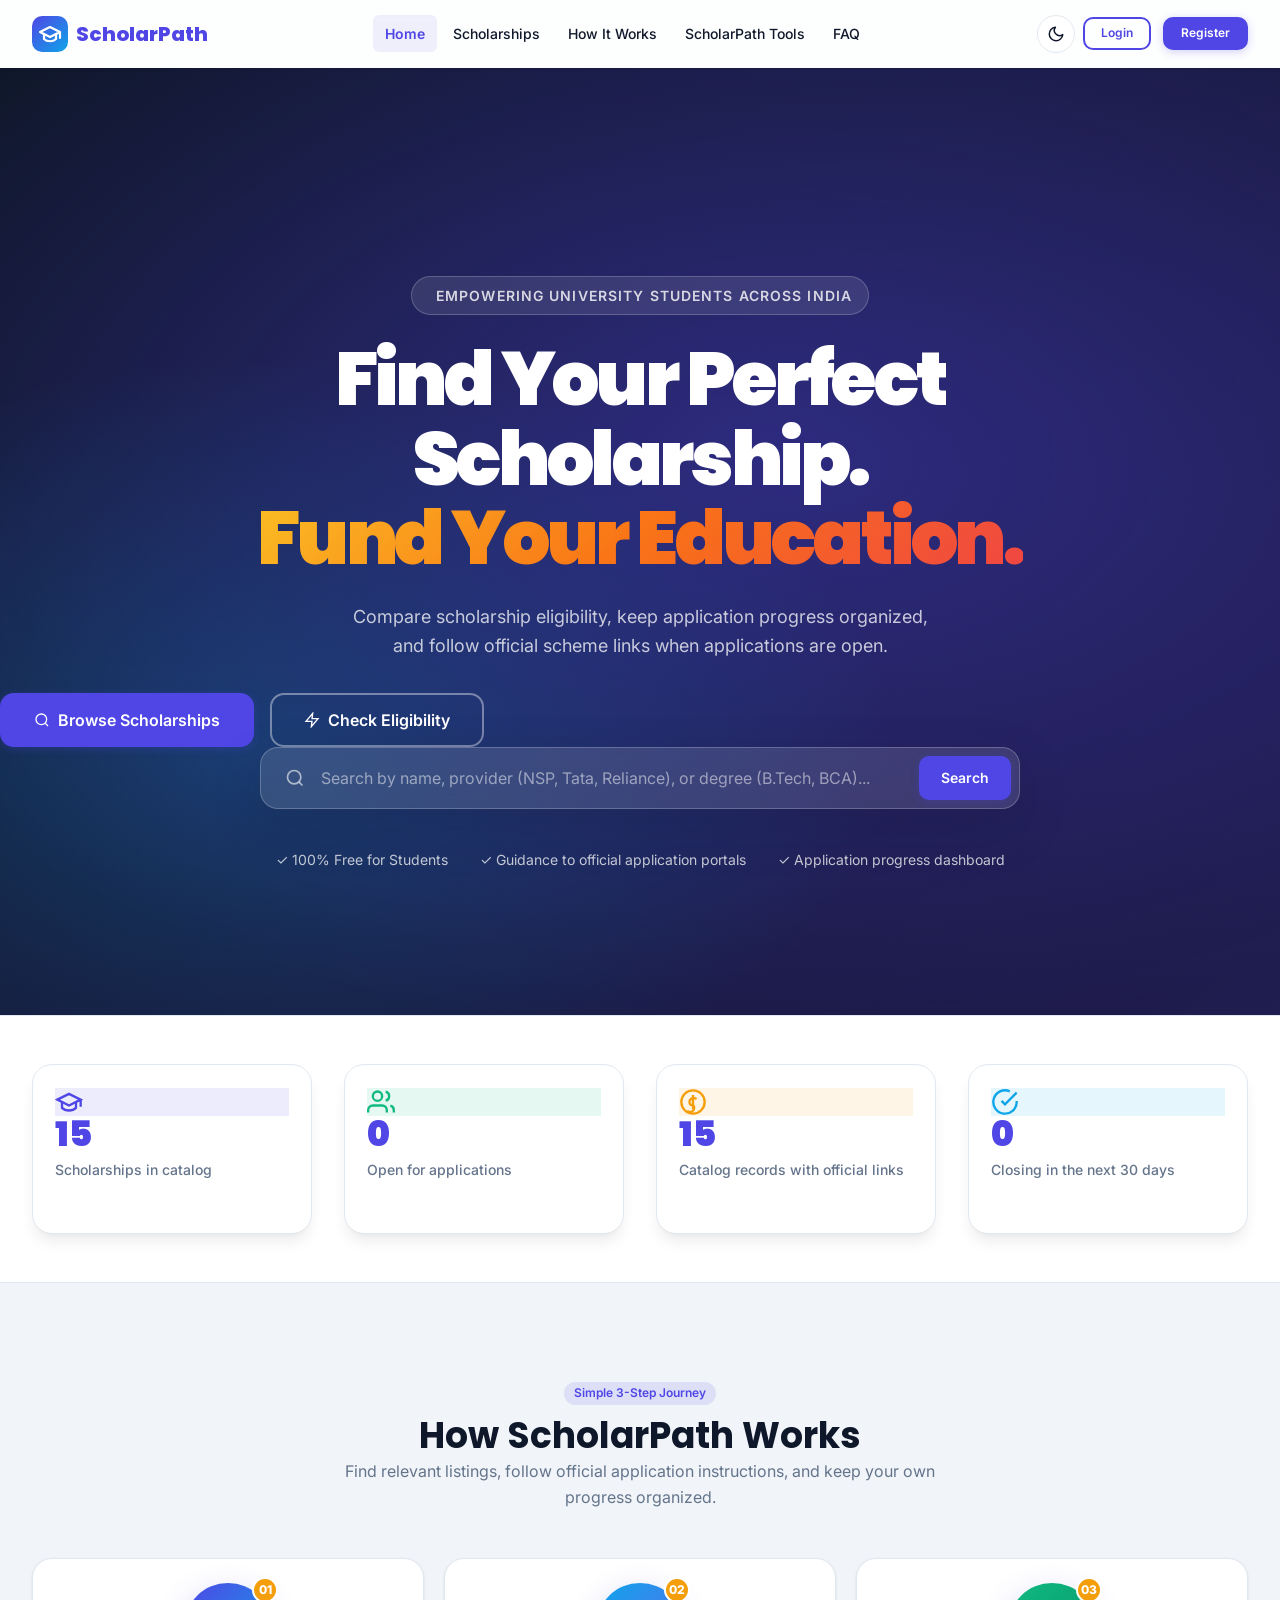
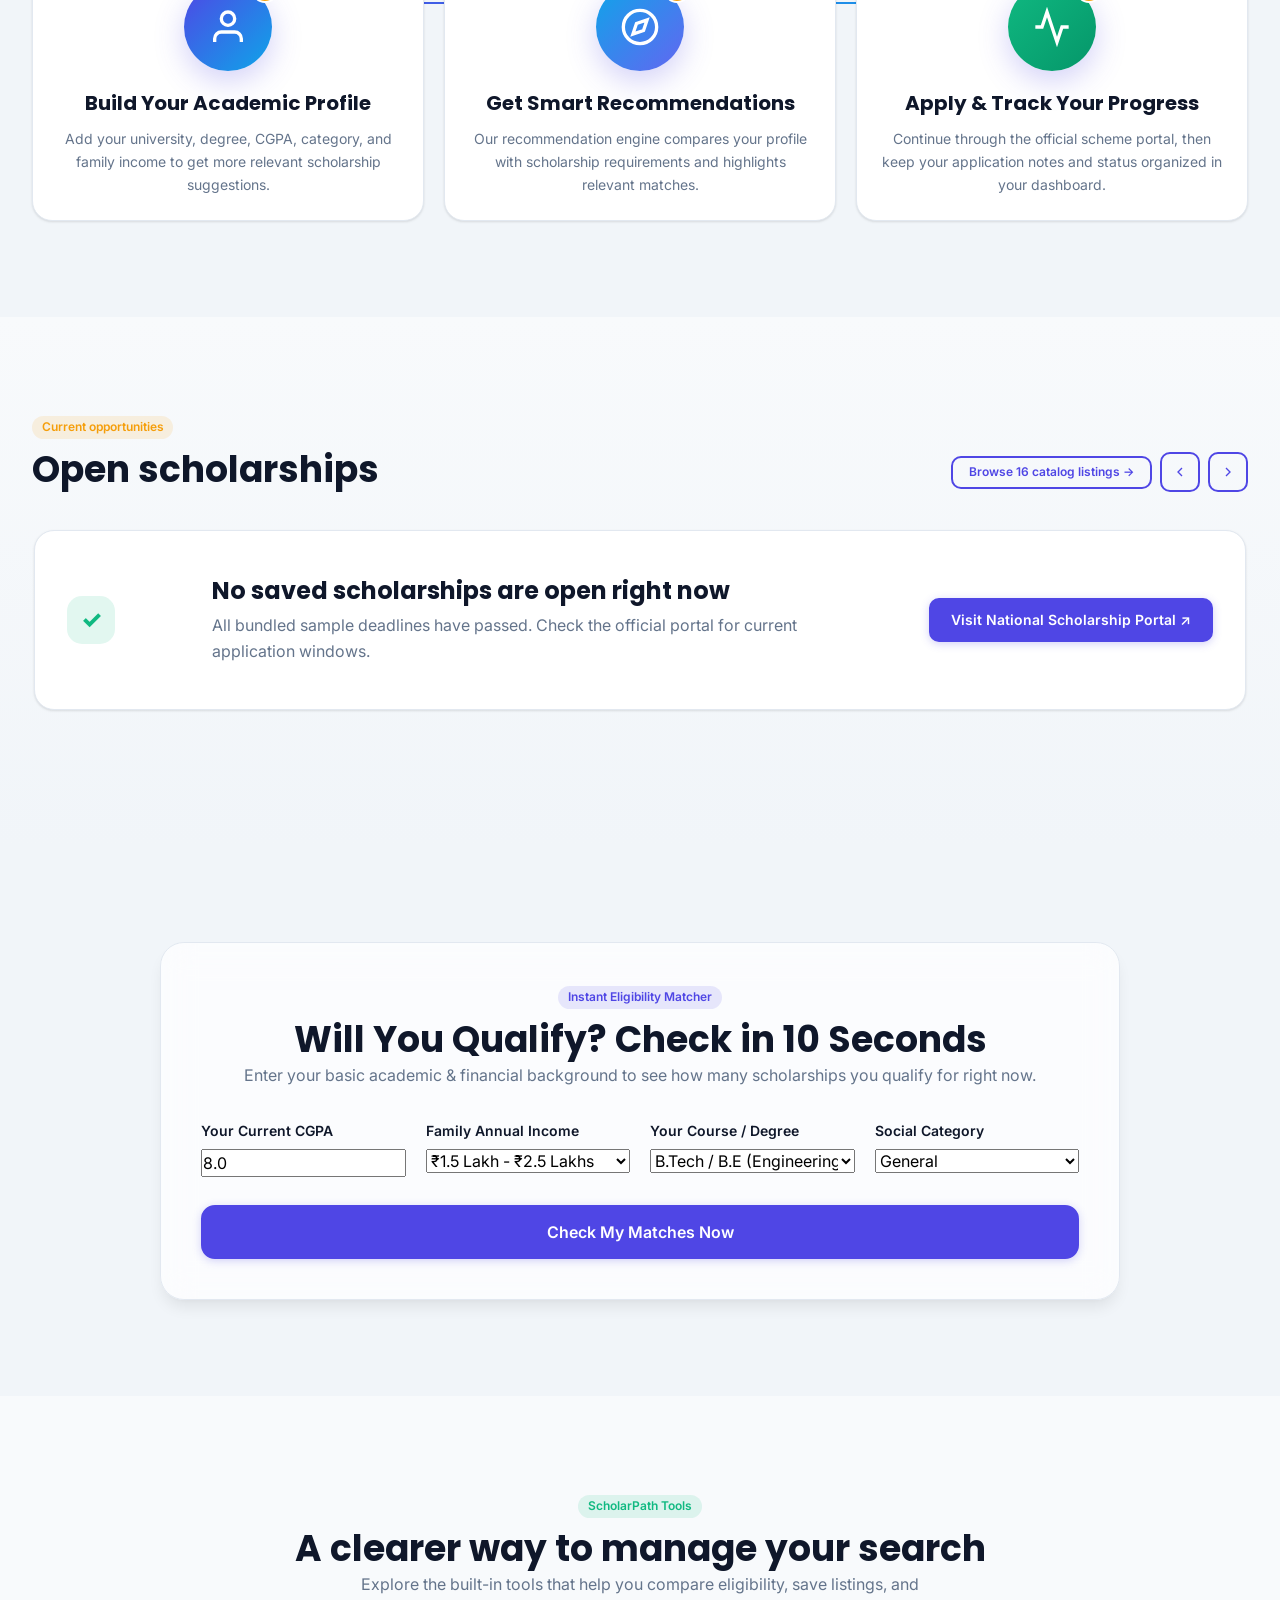
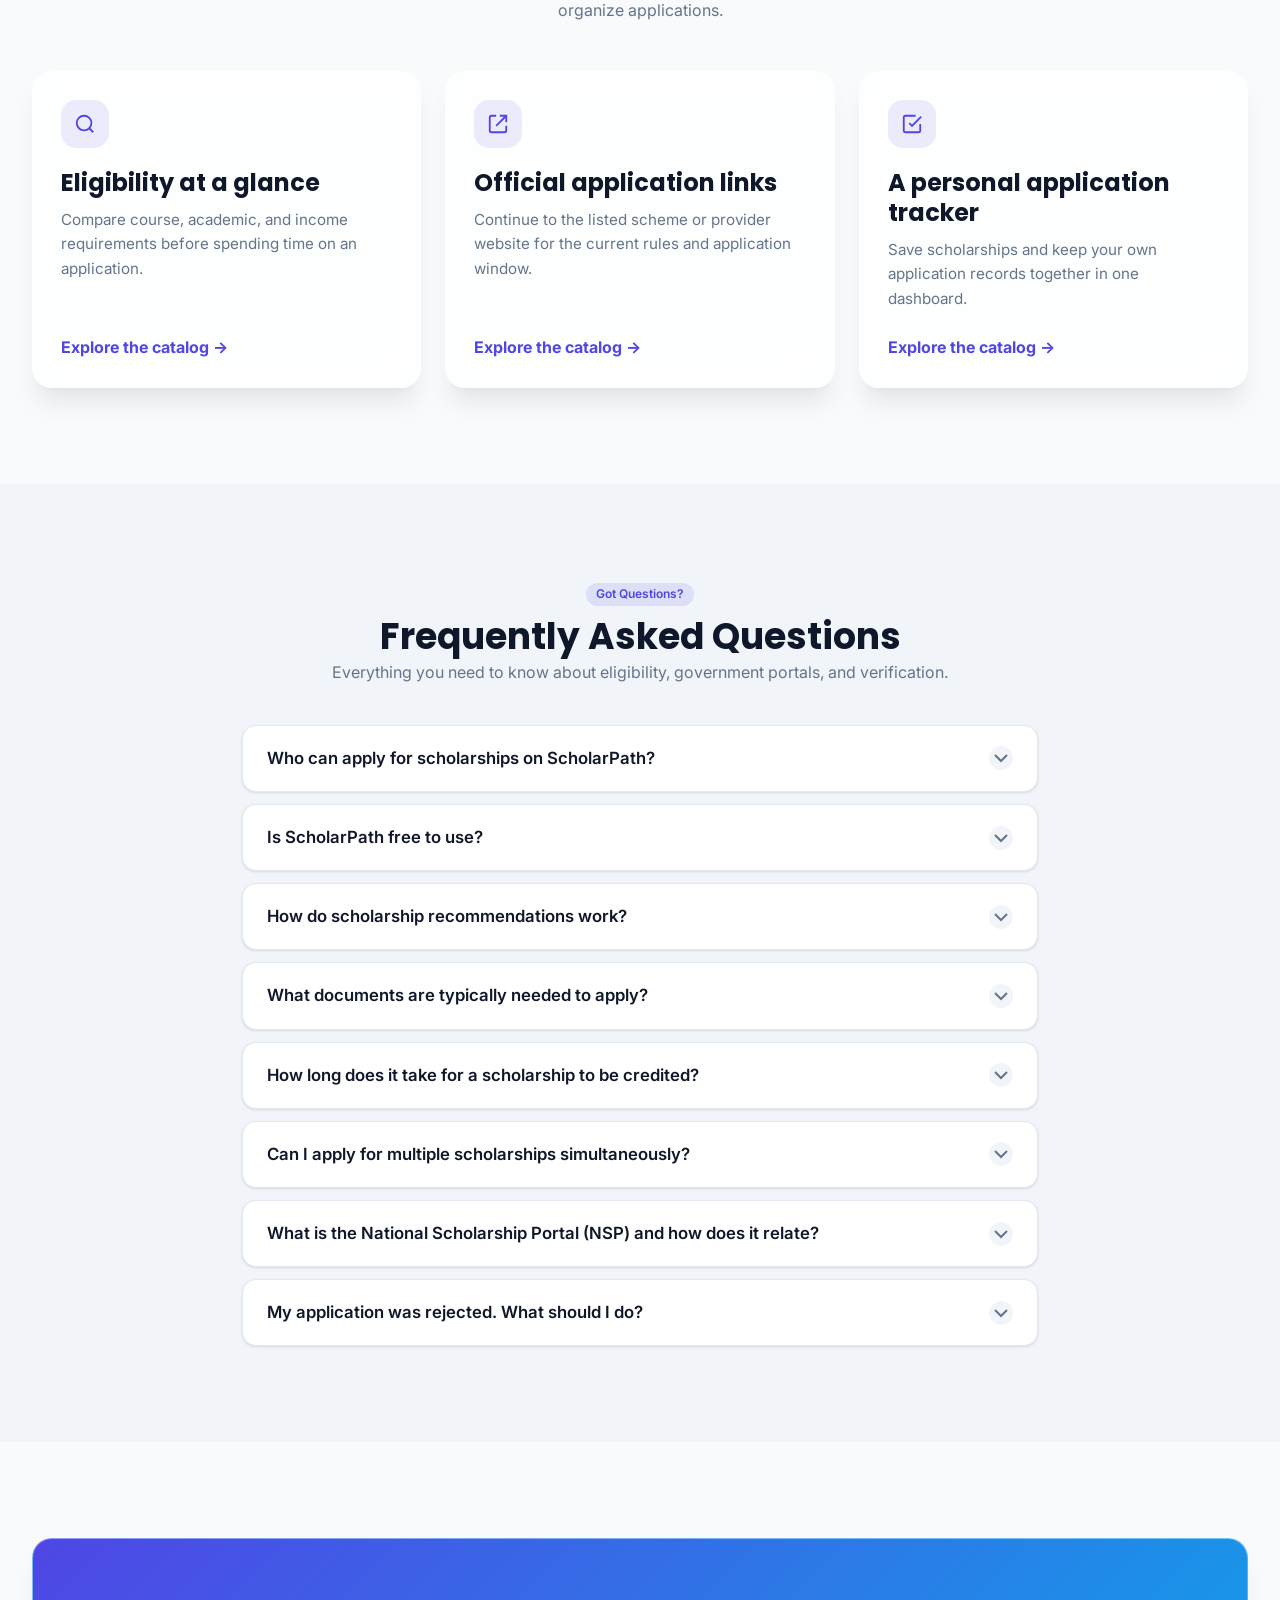
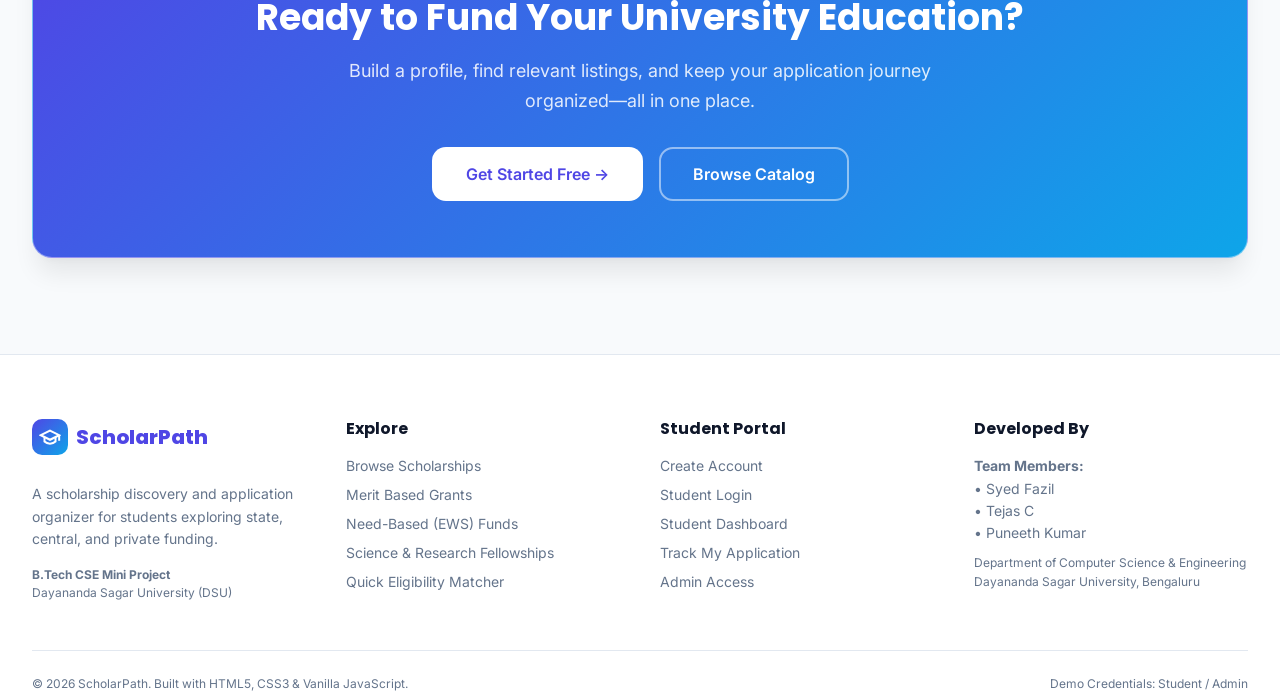
<file: index.html>
<!DOCTYPE html>
<html lang="en" data-theme="light">
<head>
  <meta charset="UTF-8">
  <meta name="viewport" content="width=device-width, initial-scale=1.0">
  <meta name="description" content="ScholarPath helps Indian university students discover scholarships, compare eligibility, and follow official application links.">
  <title>ScholarPath — Scholarship Discovery & Application Portal</title>
  
  <!-- Google Fonts: Inter & Poppins -->
  <link rel="preconnect" href="https://fonts.googleapis.com">
  <link rel="preconnect" href="https://fonts.gstatic.com" crossorigin>
  <link href="https://fonts.googleapis.com/css2?family=Inter:wght@300;400;500;600;700&family=Poppins:wght@500;600;700;800&display=swap" rel="stylesheet">
  
  <!-- Core Stylesheet -->
  <link rel="stylesheet" href="css/style.css">
</head>
<body class="home-page">

  <!-- =========================================================================
       NAVBAR
       ========================================================================= -->
  <header>
    <nav class="navbar" id="main-navbar" role="navigation" aria-label="Main Navigation">
      <div class="navbar-inner container">
        
        <!-- Brand Logo -->
        <a href="index.html" class="navbar-brand" aria-label="ScholarPath Home">
          <div class="brand-logo" aria-hidden="true">
            <svg width="24" height="24" viewBox="0 0 24 24" fill="none" stroke="currentColor" stroke-width="2.2" stroke-linecap="round" stroke-linejoin="round">
              <path d="M22 10v6M2 10l10-5 10 5-10 5z"></path>
              <path d="M6 12v5c3 3 9 3 12 0v-5"></path>
            </svg>
          </div>
          <span class="brand-name">Scholar<span class="text-gradient">Path</span></span>
        </a>

        <!-- Desktop Navigation Links -->
        <ul class="navbar-nav" id="navbar-links" role="menubar">
          <li role="none"><a href="index.html" class="nav-link active" role="menuitem">Home</a></li>
          <li role="none"><a href="scholarships.html" class="nav-link" role="menuitem">Scholarships</a></li>
          <li role="none"><a href="#how-it-works" class="nav-link" role="menuitem">How It Works</a></li>
          <li role="none"><a href="#testimonials" class="nav-link" role="menuitem">ScholarPath Tools</a></li>
          <li role="none"><a href="#faq" class="nav-link" role="menuitem">FAQ</a></li>
        </ul>

        <!-- Navbar Actions (Auth + Theme Toggle) -->
        <div class="navbar-actions">
          
          <!-- Theme Toggle Button -->
          <button class="theme-toggle" id="theme-toggle-btn" aria-label="Toggle dark/light mode" title="Toggle theme">
            <!-- Sun Icon (shown in dark mode) -->
            <svg class="sun-icon" width="20" height="20" viewBox="0 0 24 24" fill="none" stroke="currentColor" stroke-width="2" stroke-linecap="round" stroke-linejoin="round">
              <circle cx="12" cy="12" r="5"></circle>
              <line x1="12" y1="1" x2="12" y2="3"></line>
              <line x1="12" y1="21" x2="12" y2="23"></line>
              <line x1="4.22" y1="4.22" x2="5.64" y2="5.64"></line>
              <line x1="18.36" y1="18.36" x2="19.78" y2="19.78"></line>
              <line x1="1" y1="12" x2="3" y2="12"></line>
              <line x1="21" y1="12" x2="23" y2="12"></line>
              <line x1="4.22" y1="19.78" x2="5.64" y2="18.36"></line>
              <line x1="18.36" y1="5.64" x2="19.78" y2="4.22"></line>
            </svg>
            <!-- Moon Icon (shown in light mode) -->
            <svg class="moon-icon" width="20" height="20" viewBox="0 0 24 24" fill="none" stroke="currentColor" stroke-width="2" stroke-linecap="round" stroke-linejoin="round">
              <path d="M21 12.79A9 9 0 1 1 11.21 3 7 7 0 0 0 21 12.79z"></path>
            </svg>
          </button>

          <!-- Dynamic Auth Links Container -->
          <div id="nav-auth-container" style="display: flex; align-items: center; gap: 0.75rem;">
            <a href="login.html" class="btn btn-outline btn-sm">Login</a>
            <a href="register.html" class="btn btn-primary btn-sm">Register</a>
          </div>

          <!-- Mobile Hamburger Toggle -->
          <button class="mobile-toggle" id="mobile-menu-btn" aria-label="Toggle menu" aria-expanded="false">
            <span></span>
            <span></span>
            <span></span>
          </button>
        </div>

      </div>

      <!-- Mobile Dropdown Menu -->
      <div class="mobile-menu" id="mobile-menu">
        <a href="index.html" class="mobile-link active">Home</a>
        <a href="scholarships.html" class="mobile-link">Scholarships</a>
        <a href="#how-it-works" class="mobile-link">How It Works</a>
        <a href="#testimonials" class="mobile-link">ScholarPath Tools</a>
        <a href="#faq" class="mobile-link">FAQ</a>
        <div id="mobile-auth-links" style="padding: 1rem 0; display:flex; flex-direction:column; gap:0.5rem;">
          <a href="login.html" class="btn btn-outline btn-block">Login</a>
          <a href="register.html" class="btn btn-primary btn-block">Register Free</a>
        </div>
      </div>
    </nav>
  </header>

  <!-- =========================================================================
       HERO SECTION
       ========================================================================= -->
  <section class="hero" aria-label="Hero Introduction">
    <!-- Animated particle floating blobs -->
    <div class="hero-particles" aria-hidden="true">
      <div class="hero-particle particle-1"></div>
      <div class="hero-particle particle-2"></div>
      <div class="hero-particle particle-3"></div>
    </div>

    <div class="hero-content container text-center">
      
      <!-- Eyebrow Tag -->
      <div class="hero-eyebrow reveal">
        <span class="hero-badge-dot"></span>
        <span>Empowering University Students Across India</span>
      </div>

      <!-- Main Headline -->
      <h1 class="reveal">
        Find Your Perfect Scholarship.<br>
        <span class="text-gradient">Fund Your Education.</span>
      </h1>

      <!-- Subtitle -->
      <p class="hero-desc reveal">
        Compare scholarship eligibility, keep application progress organized, and follow official scheme links when applications are open.
      </p>

      <!-- CTA Action Buttons -->
      <div class="hero-actions reveal">
        <a href="scholarships.html" class="btn btn-primary btn-lg">
          <svg width="18" height="18" viewBox="0 0 24 24" fill="none" stroke="currentColor" stroke-width="2"><circle cx="11" cy="11" r="8"></circle><line x1="21" y1="21" x2="16.65" y2="16.65"></line></svg>
          Browse Scholarships
        </a>
        <a href="#eligibility-quick-check" class="btn btn-outline btn-lg" style="color:#ffffff; border-color:rgba(255,255,255,0.4);">
          <svg width="18" height="18" viewBox="0 0 24 24" fill="none" stroke="currentColor" stroke-width="2"><polygon points="13 2 3 14 12 14 11 22 21 10 12 10 13 2"></polygon></svg>
          Check Eligibility
        </a>
      </div>

      <!-- Hero Search Bar -->
      <div class="hero-search reveal">
        <form id="hero-search-form" onsubmit="handleHeroSearch(event)" style="display:flex; width:100%; align-items:center;">
          <svg width="20" height="20" viewBox="0 0 24 24" fill="none" stroke="rgba(255,255,255,0.6)" stroke-width="2" style="margin-left: 1rem;"><circle cx="11" cy="11" r="8"></circle><line x1="21" y1="21" x2="16.65" y2="16.65"></line></svg>
          <input type="text" id="hero-search-input" placeholder="Search by name, provider (NSP, Tata, Reliance), or degree (B.Tech, BCA)..." aria-label="Search scholarships">
          <button type="submit" class="btn btn-primary">Search</button>
        </form>
      </div>

      <!-- Hero Micro Stats -->
      <div class="reveal" style="display:flex; justify-content:center; gap:2rem; flex-wrap:wrap; margin-top:2.5rem; color:rgba(255,255,255,0.75); font-size:0.875rem;">
        <div>✓ 100% Free for Students</div>
        <div>✓ Guidance to official application portals</div>
        <div>✓ Application progress dashboard</div>
      </div>

    </div>
  </section>

  <!-- =========================================================================
       LIVE STATS COUNTER SECTION
       ========================================================================= -->
  <section class="stats-section" aria-label="Key Performance Indicators">
    <div class="container">
      <div class="stats-grid">
        
        <!-- Stat Card 1 -->
        <div class="stat-card reveal">
          <div class="stat-icon-wrap" style="background: rgba(79, 70, 229, 0.1); color: var(--primary);">
            <svg width="28" height="28" viewBox="0 0 24 24" fill="none" stroke="currentColor" stroke-width="2"><path d="M22 10v6M2 10l10-5 10 5-10 5z"></path><path d="M6 12v5c3 3 9 3 12 0v-5"></path></svg>
          </div>
          <div class="stat-number">
            <span class="counter" id="home-stat-total" data-target="0">0</span>
          </div>
          <div class="stat-label">Scholarships in catalog</div>
        </div>

        <!-- Stat Card 2 -->
        <div class="stat-card reveal">
          <div class="stat-icon-wrap" style="background: rgba(16, 185, 129, 0.1); color: var(--success);">
            <svg width="28" height="28" viewBox="0 0 24 24" fill="none" stroke="currentColor" stroke-width="2"><path d="M17 21v-2a4 4 0 0 0-4-4H5a4 4 0 0 0-4 4v2"></path><circle cx="9" cy="7" r="4"></circle><path d="M23 21v-2a4 4 0 0 0-3-3.87"></path><path d="M16 3.13a4 4 0 0 1 0 7.75"></path></svg>
          </div>
          <div class="stat-number">
            <span class="counter" id="home-stat-open" data-target="0">0</span>
          </div>
          <div class="stat-label">Open for applications</div>
        </div>

        <!-- Stat Card 3 -->
        <div class="stat-card reveal">
          <div class="stat-icon-wrap" style="background: rgba(245, 158, 11, 0.1); color: var(--warning);">
            <svg width="28" height="28" viewBox="0 0 24 24" fill="none" stroke="currentColor" stroke-width="2"><circle cx="12" cy="12" r="10"></circle><path d="M12 6v12M15 9.5a3.5 3.5 0 0 0-5 0 3.5 3.5 0 0 0 0 5h2a3.5 3.5 0 0 1 0 5 3.5 3.5 0 0 1-5 0"></path></svg>
          </div>
          <div class="stat-number">
            <span class="counter" id="home-stat-links" data-target="0">0</span>
          </div>
          <div class="stat-label">Catalog records with official links</div>
        </div>

        <!-- Stat Card 4 -->
        <div class="stat-card reveal">
          <div class="stat-icon-wrap" style="background: rgba(14, 165, 233, 0.1); color: var(--info);">
            <svg width="28" height="28" viewBox="0 0 24 24" fill="none" stroke="currentColor" stroke-width="2"><path d="M22 11.08V12a10 10 0 1 1-5.93-9.14"></path><polyline points="22 4 12 14.01 9 11.01"></polyline></svg>
          </div>
          <div class="stat-number">
            <span class="counter" id="home-stat-closing" data-target="0">0</span>
          </div>
          <div class="stat-label">Closing in the next 30 days</div>
        </div>

      </div>
    </div>
  </section>

  <!-- =========================================================================
       HOW IT WORKS SECTION (3-STEP)
       ========================================================================= -->
  <section class="how-it-works section-padding" id="how-it-works" aria-label="How ScholarPath works">
    <div class="container">
      <div class="section-header text-center reveal">
        <span class="badge badge-primary">Simple 3-Step Journey</span>
        <h2 style="margin-top:0.5rem;">How ScholarPath Works</h2>
        <p class="text-muted" style="max-width:600px; margin:0 auto;">Find relevant listings, follow official application instructions, and keep your own progress organized.</p>
      </div>

      <div class="steps-grid" style="margin-top:3rem;">
        
        <!-- Step 1 -->
        <div class="step-item reveal">
          <div class="step-icon-wrap" style="background: var(--gradient-primary);">
            <svg width="36" height="36" viewBox="0 0 24 24" fill="none" stroke="currentColor" stroke-width="2"><path d="M20 21v-2a4 4 0 0 0-4-4H8a4 4 0 0 0-4 4v2"></path><circle cx="12" cy="7" r="4"></circle></svg>
            <div class="step-number">01</div>
          </div>
          <h3>Build Your Academic Profile</h3>
          <p>Add your university, degree, CGPA, category, and family income to get more relevant scholarship suggestions.</p>
        </div>

        <!-- Step 2 -->
        <div class="step-item reveal">
          <div class="step-icon-wrap" style="background: linear-gradient(135deg, #0ea5e9, #6366f1);">
            <svg width="36" height="36" viewBox="0 0 24 24" fill="none" stroke="currentColor" stroke-width="2"><circle cx="12" cy="12" r="10"></circle><polygon points="16.24 7.76 14.12 14.12 7.76 16.24 9.88 9.88 16.24 7.76"></polygon></svg>
            <div class="step-number">02</div>
          </div>
          <h3>Get Smart Recommendations</h3>
          <p>Our recommendation engine compares your profile with scholarship requirements and highlights relevant matches.</p>
        </div>

        <!-- Step 3 -->
        <div class="step-item reveal">
          <div class="step-icon-wrap" style="background: linear-gradient(135deg, #10b981, #059669);">
            <svg width="36" height="36" viewBox="0 0 24 24" fill="none" stroke="currentColor" stroke-width="2"><polyline points="22 12 18 12 15 21 9 3 6 12 2 12"></polyline></svg>
            <div class="step-number">03</div>
          </div>
          <h3>Apply & Track Your Progress</h3>
          <p>Continue through the official scheme portal, then keep your application notes and status organized in your dashboard.</p>
        </div>

      </div>
    </div>
  </section>

  <!-- =========================================================================
       FEATURED SCHOLARSHIPS CAROUSEL
       ========================================================================= -->
  <section class="section-padding" id="featured-scholarships" aria-label="Featured Scholarships Carousel">
    <div class="container">
      <div style="display:flex; justify-content:space-between; align-items:flex-end; margin-bottom:2rem; flex-wrap:wrap; gap:1rem;">
        <div>
          <span class="badge badge-warning">Current opportunities</span>
          <h2 style="margin:0.5rem 0 0 0;">Open scholarships</h2>
        </div>
        <div style="display:flex; gap:0.5rem; align-items:center;">
          <a href="scholarships.html" class="btn btn-outline btn-sm" id="home-catalog-count-link">Browse catalog →</a>
          <button class="btn btn-icon btn-outline" id="carousel-prev" aria-label="Previous slide">
            <svg width="18" height="18" viewBox="0 0 24 24" fill="none" stroke="currentColor" stroke-width="2"><polyline points="15 18 9 12 15 6"></polyline></svg>
          </button>
          <button class="btn btn-icon btn-outline" id="carousel-next" aria-label="Next slide">
            <svg width="18" height="18" viewBox="0 0 24 24" fill="none" stroke="currentColor" stroke-width="2"><polyline points="9 18 15 12 9 6"></polyline></svg>
          </button>
        </div>
      </div>

      <!-- Carousel Container -->
      <div class="carousel-container" id="featured-carousel-wrap" style="overflow:hidden; position:relative;">
        <div class="carousel-track" id="featured-carousel-track" style="display:flex; gap:1.5rem; transition: transform 0.4s ease-in-out;">
          <!-- Dynamically populated by JS from Storage.getScholarships() -->
        </div>
      </div>

      <!-- Carousel Dots Indicator -->
      <div class="carousel-dots" id="carousel-dots" style="display:flex; justify-content:center; gap:0.5rem; margin-top:1.5rem;">
        <!-- Dots injected here -->
      </div>
    </div>
  </section>

  <!-- =========================================================================
       QUICK ELIGIBILITY CHECKER (INTERACTIVE)
       ========================================================================= -->
  <section class="section-padding" id="eligibility-quick-check" style="background:var(--bg-alt);">
    <div class="container">
      <div class="card glass-card" style="padding: 2.5rem; max-width:960px; margin:0 auto; border:1px solid var(--border);">
        <div class="text-center" style="margin-bottom:2rem;">
          <span class="badge badge-primary">Instant Eligibility Matcher</span>
          <h2 style="margin-top:0.5rem;">Will You Qualify? Check in 10 Seconds</h2>
          <p class="text-muted">Enter your basic academic & financial background to see how many scholarships you qualify for right now.</p>
        </div>

        <form id="quick-eligibility-form" onsubmit="handleQuickCheck(event)" style="display:grid; grid-template-columns: repeat(auto-fit, minmax(200px, 1fr)); gap:1.25rem;">
          
          <div class="form-group">
            <label class="form-label" for="qc-cgpa">Your Current CGPA</label>
            <input type="number" id="qc-cgpa" class="form-input" placeholder="e.g. 8.5" step="0.1" min="0" max="10" required value="8.0">
          </div>

          <div class="form-group">
            <label class="form-label" for="qc-income">Family Annual Income</label>
            <select id="qc-income" class="form-select" required>
              <option value="150000">Below ₹1.5 Lakhs</option>
              <option value="250000" selected>₹1.5 Lakh - ₹2.5 Lakhs</option>
              <option value="500000">₹2.5 Lakh - ₹5 Lakhs</option>
              <option value="800000">₹5 Lakh - ₹8 Lakhs</option>
              <option value="1500000">Above ₹8 Lakhs</option>
            </select>
          </div>

          <div class="form-group">
            <label class="form-label" for="qc-course">Your Course / Degree</label>
            <select id="qc-course" class="form-select" required>
              <option value="B.Tech" selected>B.Tech / B.E (Engineering)</option>
              <option value="BCA">BCA (Computer Applications)</option>
              <option value="B.Sc">B.Sc (Science)</option>
              <option value="MCA">MCA (Postgrad)</option>
              <option value="MBA">MBA (Management)</option>
              <option value="Other">Other Degree</option>
            </select>
          </div>

          <div class="form-group">
            <label class="form-label" for="qc-category">Social Category</label>
            <select id="qc-category" class="form-select" required>
              <option value="General" selected>General</option>
              <option value="OBC">OBC</option>
              <option value="SC">SC</option>
              <option value="ST">ST</option>
            </select>
          </div>

          <div class="form-group" style="grid-column: 1 / -1; display:flex; justify-content:center; margin-top:0.5rem;">
            <button type="submit" class="btn btn-primary btn-lg" style="min-width:240px;">
              Check My Matches Now
            </button>
          </div>
        </form>

        <!-- Result Box (Hidden until calculated) -->
        <div id="quick-check-result" style="display:none; margin-top:2rem; padding:1.5rem; background:rgba(16, 185, 129, 0.08); border:1px solid rgba(16, 185, 129, 0.3); border-radius:var(--radius-lg); text-align:center;">
          <h3 style="color:var(--success); margin:0 0 0.5rem 0;" id="qc-result-headline">You Qualify for 12 Scholarships!</h3>
          <p id="qc-result-detail" class="text-muted" style="margin:0 0 1rem 0;">Total available pool: <strong>₹6,80,000+</strong> annually.</p>
          <a href="scholarships.html" id="qc-view-btn" class="btn btn-success">View Eligible Scholarships →</a>
        </div>
      </div>
    </div>
  </section>

  <!-- =========================================================================
       TESTIMONIALS SECTION
       ========================================================================= -->
  <section class="section-padding" id="testimonials" aria-label="ScholarPath Tools">
    <div class="container">
      <div class="section-header text-center reveal">
        <span class="badge badge-success">ScholarPath Tools</span>
        <h2 style="margin-top:0.5rem;">A clearer way to manage your search</h2>
        <p class="text-muted" style="max-width:600px; margin:0 auto;">Explore the built-in tools that help you compare eligibility, save listings, and organize applications.</p>
      </div>

      <div class="grid" style="display:grid; grid-template-columns: repeat(auto-fit, minmax(300px, 1fr)); gap:1.5rem; margin-top:3rem;" id="testimonials-grid">
        <!-- Rendered dynamically from window.ScholarData.testimonials -->
      </div>
    </div>
  </section>

  <!-- =========================================================================
       FAQ ACCORDION SECTION
       ========================================================================= -->
  <section class="section-padding" id="faq" style="background:var(--bg-alt);" aria-label="Frequently Asked Questions">
    <div class="container" style="max-width:860px;">
      <div class="section-header text-center reveal">
        <span class="badge badge-primary">Got Questions?</span>
        <h2 style="margin-top:0.5rem;">Frequently Asked Questions</h2>
        <p class="text-muted">Everything you need to know about eligibility, government portals, and verification.</p>
      </div>

      <div class="accordion" id="faq-accordion" style="margin-top:2.5rem; display:flex; flex-direction:column; gap:0.75rem;">
        <!-- Injected dynamically from ScholarData.faqs -->
      </div>
    </div>
  </section>

  <!-- =========================================================================
       CALL TO ACTION BANNER
       ========================================================================= -->
  <section class="section-padding">
    <div class="container">
      <div class="card glass-card text-center" style="background:var(--gradient-primary); color:#ffffff; padding:3.5rem 2rem; border-radius:var(--radius-xl); position:relative; overflow:hidden;">
        <h2 style="color:#ffffff; font-size:2.25rem; margin-bottom:1rem;">Ready to Fund Your University Education?</h2>
        <p style="color:rgba(255,255,255,0.85); max-width:640px; margin:0 auto 2rem auto; font-size:1.125rem;">
          Build a profile, find relevant listings, and keep your application journey organized—all in one place.
        </p>
        <div style="display:flex; gap:1rem; justify-content:center; flex-wrap:wrap;">
          <a href="register.html" class="btn btn-lg" style="background:#ffffff; color:var(--primary); font-weight:600;">Get Started Free →</a>
          <a href="scholarships.html" class="btn btn-lg btn-outline" style="color:#ffffff; border-color:rgba(255,255,255,0.5);">Browse Catalog</a>
        </div>
      </div>
    </div>
  </section>

  <!-- =========================================================================
       FOOTER
       ========================================================================= -->
  <footer class="footer" role="contentinfo">
    <div class="container">
      <div style="display:grid; grid-template-columns: repeat(auto-fit, minmax(200px, 1fr)); gap:2.5rem; margin-bottom:3rem;">
        
        <!-- Col 1: Brand & Project Context -->
        <div>
          <a href="index.html" class="navbar-brand" style="margin-bottom:1rem; display:inline-flex;">
            <div class="brand-logo" aria-hidden="true">
              <svg width="22" height="22" viewBox="0 0 24 24" fill="none" stroke="currentColor" stroke-width="2.2"><path d="M22 10v6M2 10l10-5 10 5-10 5z"></path><path d="M6 12v5c3 3 9 3 12 0v-5"></path></svg>
            </div>
            <span class="brand-name">Scholar<span class="text-gradient">Path</span></span>
          </a>
          <p class="text-muted" style="font-size:var(--text-sm); line-height:1.6; margin-top:0.75rem;">
            A scholarship discovery and application organizer for students exploring state, central, and private funding.
          </p>
          <div style="margin-top:1rem; font-size:var(--text-xs); color:var(--text-muted);">
            <strong>B.Tech CSE Mini Project</strong><br>
            Dayananda Sagar University (DSU)
          </div>
        </div>

        <!-- Col 2: Navigation -->
        <div>
          <h4 style="font-size:var(--text-base); margin-bottom:1rem;">Explore</h4>
          <ul style="list-style:none; padding:0; margin:0; display:flex; flex-direction:column; gap:0.5rem; font-size:var(--text-sm);">
            <li><a href="scholarships.html" class="text-muted">Browse Scholarships</a></li>
            <li><a href="scholarships.html?category=Merit" class="text-muted">Merit Based Grants</a></li>
            <li><a href="scholarships.html?category=Means" class="text-muted">Need-Based (EWS) Funds</a></li>
            <li><a href="scholarships.html?category=Science" class="text-muted">Science & Research Fellowships</a></li>
            <li><a href="#eligibility-quick-check" class="text-muted">Quick Eligibility Matcher</a></li>
          </ul>
        </div>

        <!-- Col 3: Student Portal -->
        <div>
          <h4 style="font-size:var(--text-base); margin-bottom:1rem;">Student Portal</h4>
          <ul style="list-style:none; padding:0; margin:0; display:flex; flex-direction:column; gap:0.5rem; font-size:var(--text-sm);">
            <li><a href="register.html" class="text-muted">Create Account</a></li>
            <li><a href="login.html" class="text-muted">Student Login</a></li>
            <li><a href="dashboard.html" class="text-muted">Student Dashboard</a></li>
            <li><a href="track.html" class="text-muted">Track My Application</a></li>
            <li><a href="admin.html" class="text-muted">Admin Access</a></li>
          </ul>
        </div>

        <!-- Col 4: Project Team -->
        <div>
          <h4 style="font-size:var(--text-base); margin-bottom:1rem;">Developed By</h4>
          <p class="text-muted" style="font-size:var(--text-sm); line-height:1.6;">
            <strong>Team Members:</strong><br>
            • Syed Fazil<br>
            • Tejas C<br>
            • Puneeth Kumar
          </p>
          <p class="text-muted" style="font-size:var(--text-xs); margin-top:0.5rem;">
            Department of Computer Science & Engineering<br>
            Dayananda Sagar University, Bengaluru
          </p>
        </div>

      </div>

      <!-- Copyright & Bottom Bar -->
      <div style="border-top:1px solid var(--border); padding-top:1.5rem; display:flex; justify-content:space-between; align-items:center; flex-wrap:wrap; gap:1rem; font-size:var(--text-xs); color:var(--text-muted);">
        <div>
          © <span id="copyright-year">2026</span> ScholarPath. Built with HTML5, CSS3 & Vanilla JavaScript.
        </div>
        <div style="display:flex; gap:1rem;">
          <a href="login.html" class="text-muted">Demo Credentials: Student / Admin</a>
        </div>
      </div>
    </div>
  </footer>

  <!-- Toast Notification Container -->
  <div id="toast-container" aria-live="polite"></div>

  <!-- Core JavaScript Libraries -->
  <script src="js/data.js"></script>
  <script src="js/storage.js"></script>
  <script src="js/ui.js"></script>
  <script src="js/auth.js"></script>

  <!-- Page Initialization Script -->
  <script>
    document.addEventListener('DOMContentLoaded', () => {
      // 1. Initialize UI Theme, Navbar, Scroll-reveal, Counters, Ripples
      UI.initTheme();
      UI.initNavbar();
      UI.initScrollReveal();
      updateHomeMetrics();
      UI.initCounters();
      UI.initRipples();

      // 2. Adjust Navbar Auth links based on session
      updateNavbarSession();

      // 3. Render Featured Scholarships Carousel
      renderFeaturedCarousel();

      // 4. Render ScholarPath feature cards
      renderTestimonials();

      // 5. Render FAQ Accordion
      renderFAQs();
    });

    // Update navbar buttons based on login status
    function updateNavbarSession() {
      const authContainer = document.getElementById('nav-auth-container');
      const mobileAuthContainer = document.getElementById('mobile-auth-links');
      const user = Auth.getCurrentUser();

      if (user) {
        const dashboardUrl = user.role === 'admin' ? 'admin.html' : 'dashboard.html';
        const html = `
          <a href="${dashboardUrl}" class="btn btn-primary btn-sm">
            <svg width="14" height="14" viewBox="0 0 24 24" fill="none" stroke="currentColor" stroke-width="2"><path d="M3 9l9-7 9 7v11a2 2 0 0 1-2 2H5a2 2 0 0 1-2-2z"></path></svg>
            ${user.name ? user.name.split(' ')[0] : 'Dashboard'}
          </a>
          <button onclick="Auth.logout()" class="btn btn-outline btn-sm" title="Sign out">Logout</button>
        `;
        if (authContainer) authContainer.innerHTML = html;
        if (mobileAuthContainer) mobileAuthContainer.innerHTML = html;
      }
    }

    // Hero search handler
    function handleHeroSearch(e) {
      e.preventDefault();
      const query = document.getElementById('hero-search-input')?.value.trim();
      window.location.href = `scholarships.html${query ? `?q=${encodeURIComponent(query)}` : ''}`;
    }

    function getOpenScholarships() {
      return Storage.getScholarships().filter(s => {
        const days = UI.daysUntil(s.deadline);
        return Number.isFinite(days) && days >= 0;
      });
    }

    function updateHomeMetrics() {
      const scholarships = Storage.getScholarships();
      const openScholarships = getOpenScholarships();
      const closingSoon = openScholarships.filter(s => UI.daysUntil(s.deadline) <= 30).length;
      const metrics = {
        'home-stat-total': scholarships.length,
        'home-stat-open': openScholarships.length,
        'home-stat-links': scholarships.filter(s => UI.getOfficialApplyLink(s)).length,
        'home-stat-closing': closingSoon
      };

      Object.entries(metrics).forEach(([id, value]) => {
        const counter = document.getElementById(id);
        if (counter) {
          counter.dataset.target = String(value);
          counter.textContent = String(value);
        }
      });

      const catalogLink = document.getElementById('home-catalog-count-link');
      if (catalogLink) catalogLink.textContent = `Browse ${scholarships.length} catalog listings →`;
      const copyrightYear = document.getElementById('copyright-year');
      if (copyrightYear) copyrightYear.textContent = String(new Date().getFullYear());
    }

    // Featured Scholarships Carousel
    let carouselIndex = 0;
    let carouselTimer = null;
    let carouselItemsCount = 0;

    function renderFeaturedCarousel() {
      const track = document.getElementById('featured-carousel-track');
      const dotsContainer = document.getElementById('carousel-dots');
      if (!track) return;

      const scholarships = getOpenScholarships()
        .sort((a, b) => Number(Boolean(b.featured)) - Number(Boolean(a.featured)) ||
          UI.daysUntil(a.deadline) - UI.daysUntil(b.deadline))
        .slice(0, 6);
      carouselItemsCount = scholarships.length;

      if (scholarships.length === 0) {
        track.innerHTML = `
          <div class="home-empty-opportunities">
            <div class="home-empty-icon" aria-hidden="true">✓</div>
            <div>
              <h3>No saved scholarships are open right now</h3>
              <p class="text-muted">All bundled sample deadlines have passed. Check the official portal for current application windows.</p>
            </div>
            <a href="https://scholarships.gov.in/" target="_blank" rel="noopener noreferrer" class="btn btn-primary">Visit National Scholarship Portal ↗</a>
          </div>`;
        if (dotsContainer) dotsContainer.innerHTML = '';
        document.getElementById('carousel-prev')?.setAttribute('hidden', '');
        document.getElementById('carousel-next')?.setAttribute('hidden', '');
        return;
      }
      document.getElementById('carousel-prev')?.removeAttribute('hidden');
      document.getElementById('carousel-next')?.removeAttribute('hidden');

      track.innerHTML = scholarships.map((s, idx) => {
        const days = UI.daysUntil(s.deadline);
        const deadlineClass = UI.getDeadlineClass(s.deadline);
        const amountDisplay = s.amountDisplay || `₹${s.amount.toLocaleString('en-IN')}/year`;
        const officialLink = UI.getOfficialApplyLink(s);

        return `
          <div class="card glass-card scholarship-card" style="min-width:320px; max-width:360px; flex:0 0 340px; display:flex; flex-direction:column; justify-content:space-between; padding:1.5rem;">
            <div>
              <div style="display:flex; justify-content:space-between; align-items:flex-start; margin-bottom:0.75rem;">
                <span class="badge badge-primary">${s.category || 'General'}</span>
                <span class="badge ${deadlineClass}">${days > 0 ? `${days}d left` : 'Closes today'}</span>
              </div>
              <h3 style="font-size:1.15rem; margin:0 0 0.5rem 0; line-height:1.4;">
                <a href="scholarships.html" style="color:inherit; text-decoration:none;">${s.name}</a>
              </h3>
              <p class="text-muted" style="font-size:0.875rem; margin-bottom:1rem;">${s.provider}</p>
              <p style="font-size:0.875rem; color:var(--text); line-height:1.5; display:-webkit-box; -webkit-line-clamp:2; -webkit-box-orient:vertical; overflow:hidden;">
                ${s.description}
              </p>
            </div>
            
            <div style="border-top:1px solid var(--border); padding-top:1rem; margin-top:1rem; display:flex; justify-content:space-between; align-items:center;">
              <div>
                <small class="text-muted" style="display:block; font-size:0.75rem;">Award Amount</small>
                <strong style="color:var(--success); font-size:1.1rem;">${amountDisplay}</strong>
              </div>
              ${officialLink
                ? `<a href="${officialLink}" target="_blank" rel="noopener noreferrer" class="btn btn-sm btn-primary">Official site ↗</a>`
                : `<a href="apply.html?id=${encodeURIComponent(s.id)}" class="btn btn-sm btn-primary">View details</a>`}
            </div>
          </div>
        `;
      }).join('');

      // Create dots
      if (dotsContainer) {
        dotsContainer.innerHTML = scholarships.map((_, i) => `
          <button class="carousel-dot ${i === 0 ? 'active' : ''}" style="width:10px; height:10px; border-radius:50%; border:none; background:${i === 0 ? 'var(--primary)' : 'var(--border)'}; cursor:pointer;" onclick="setCarouselSlide(${i})" aria-label="Slide ${i+1}"></button>
        `).join('');
      }

      // Next / Prev listeners
      document.getElementById('carousel-prev')?.addEventListener('click', prevSlide);
      document.getElementById('carousel-next')?.addEventListener('click', nextSlide);

      if (carouselItemsCount > 1) {
        startCarouselAuto();
        track.parentElement.addEventListener('mouseenter', () => clearInterval(carouselTimer));
        track.parentElement.addEventListener('mouseleave', startCarouselAuto);
      }
    }

    function setCarouselSlide(index) {
      const track = document.getElementById('featured-carousel-track');
      if (!track) return;
      if (carouselItemsCount < 1) return;
      carouselIndex = (index + carouselItemsCount) % carouselItemsCount;
      const cardWidth = 340 + 24; // width + gap
      track.style.transform = `translateX(-${carouselIndex * cardWidth}px)`;

      // Update dots
      document.querySelectorAll('.carousel-dot').forEach((dot, i) => {
        dot.style.background = i === carouselIndex ? 'var(--primary)' : 'var(--border)';
      });
    }

    function nextSlide() { setCarouselSlide(carouselIndex + 1); }
    function prevSlide() { setCarouselSlide(carouselIndex - 1); }
    function startCarouselAuto() {
      clearInterval(carouselTimer);
      carouselTimer = setInterval(nextSlide, 4500);
    }

    // Quick Eligibility Check
    function handleQuickCheck(e) {
      e.preventDefault();
      const cgpa = parseFloat(document.getElementById('qc-cgpa').value) || 0;
      const income = parseFloat(document.getElementById('qc-income').value) || 0;
      const course = document.getElementById('qc-course').value;
      const category = document.getElementById('qc-category').value;

      const scholarships = getOpenScholarships();
      const matched = scholarships.filter(s => {
        const minCGPA = s.eligibility?.minCGPA ?? 0;
        const maxIncome = s.eligibility?.maxIncome ?? Infinity;
        const cats = s.eligibility?.categories || [];
        const courses = s.eligibility?.courses || [];

        const cgpaOk = cgpa >= minCGPA;
        const incomeOk = income <= maxIncome;
        const catOk = cats.length === 0 || cats.some(c => String(c).toLowerCase() === category.toLowerCase());
        const courseOk = courses.length === 0 || courses.some(c => c.toLowerCase().includes(course.toLowerCase()));

        return cgpaOk && incomeOk && catOk && courseOk;
      });

      const resultBox = document.getElementById('quick-check-result');
      const headline = document.getElementById('qc-result-headline');
      const detail = document.getElementById('qc-result-detail');
      const viewBtn = document.getElementById('qc-view-btn');

      if (resultBox) {
        resultBox.style.display = 'block';
        if (matched.length > 0) {
          headline.textContent = `You match ${matched.length} open scholarship${matched.length === 1 ? '' : 's'}`;
          headline.style.color = 'var(--success)';
          detail.textContent = 'Review the eligibility details and official application links for your matches.';
          viewBtn.href = 'scholarships.html';
          viewBtn.removeAttribute('target');
          viewBtn.removeAttribute('rel');
          viewBtn.textContent = 'View matched scholarships →';
          viewBtn.style.display = 'inline-block';
        } else {
          headline.textContent = 'No open scholarships match these details right now';
          headline.style.color = 'var(--warning)';
          detail.textContent = 'Try the official National Scholarship Portal for current application windows, or browse the catalog for the next cycle.';
          viewBtn.href = 'https://scholarships.gov.in/';
          viewBtn.target = '_blank';
          viewBtn.rel = 'noopener noreferrer';
          viewBtn.textContent = 'Check official portal ↗';
          viewBtn.style.display = 'inline-block';
        }
        resultBox.scrollIntoView({ behavior: 'smooth', block: 'nearest' });
      }
    }

    // Product features rendering
    function renderTestimonials() {
      const grid = document.getElementById('testimonials-grid');
      if (!grid) return;

      const items = [
        {
          title: 'Eligibility at a glance',
          description: 'Compare course, academic, and income requirements before spending time on an application.',
          icon: '<circle cx="11" cy="11" r="8"></circle><path d="m21 21-4.35-4.35"></path>'
        },
        {
          title: 'Official application links',
          description: 'Continue to the listed scheme or provider website for the current rules and application window.',
          icon: '<path d="M14 3h7v7"></path><path d="M10 14 21 3"></path><path d="M21 14v5a2 2 0 0 1-2 2H5a2 2 0 0 1-2-2V5a2 2 0 0 1 2-2h5"></path>'
        },
        {
          title: 'A personal application tracker',
          description: 'Save scholarships and keep your own application records together in one dashboard.',
          icon: '<path d="M9 11 12 14 22 4"></path><path d="M21 12v7a2 2 0 0 1-2 2H5a2 2 0 0 1-2-2V5a2 2 0 0 1 2-2h11"></path>'
        }
      ];
      grid.innerHTML = items.map(item => `
        <div class="card glass-card" style="padding:1.75rem; display:flex; flex-direction:column; justify-content:space-between;">
          <div>
            <div class="home-feature-icon" aria-hidden="true">
              <svg width="22" height="22" viewBox="0 0 24 24" fill="none" stroke="currentColor" stroke-width="2">${item.icon}</svg>
            </div>
            <h3 style="margin:0 0 0.6rem; color:var(--heading);">${item.title}</h3>
            <p class="text-muted" style="font-size:0.95rem; line-height:1.6; margin-bottom:1.5rem;">${item.description}</p>
          </div>
          <a href="scholarships.html" class="home-feature-link">Explore the catalog <span aria-hidden="true">→</span></a>
        </div>
      `).join('');
    }

    // FAQ Accordion Rendering
    function renderFAQs() {
      const container = document.getElementById('faq-accordion');
      if (!container || !window.ScholarData?.faqs) return;

      container.innerHTML = window.ScholarData.faqs.map((faq, i) => `
        <div class="card" style="padding:0; overflow:hidden; border:1px solid var(--border);">
          <button class="faq-question-btn" onclick="toggleFaq(${i})" aria-expanded="false" style="width:100%; text-align:left; padding:1.25rem 1.5rem; background:none; border:none; display:flex; justify-content:space-between; align-items:center; font-size:1.05rem; font-weight:600; color:var(--heading); cursor:pointer;">
            <span>${faq.q || faq.question}</span>
            <svg class="faq-icon" id="faq-icon-${i}" width="18" height="18" viewBox="0 0 24 24" fill="none" stroke="currentColor" stroke-width="2" style="transition:transform 0.3s ease;"><polyline points="6 9 12 15 18 9"></polyline></svg>
          </button>
          <div class="faq-answer-pane" id="faq-answer-${i}" style="display:none; padding:0 1.5rem 1.25rem 1.5rem; color:var(--text-muted); font-size:0.95rem; line-height:1.6;">
            ${faq.a || faq.answer}
          </div>
        </div>
      `).join('');
    }

    function toggleFaq(index) {
      const pane = document.getElementById(`faq-answer-${index}`);
      const icon = document.getElementById(`faq-icon-${index}`);
      if (!pane) return;

      const isHidden = pane.style.display === 'none';
      pane.style.display = isHidden ? 'block' : 'none';
      if (icon) {
        icon.style.transform = isHidden ? 'rotate(180deg)' : 'rotate(0deg)';
      }
    }
  </script>
</body>
</html>
</file>
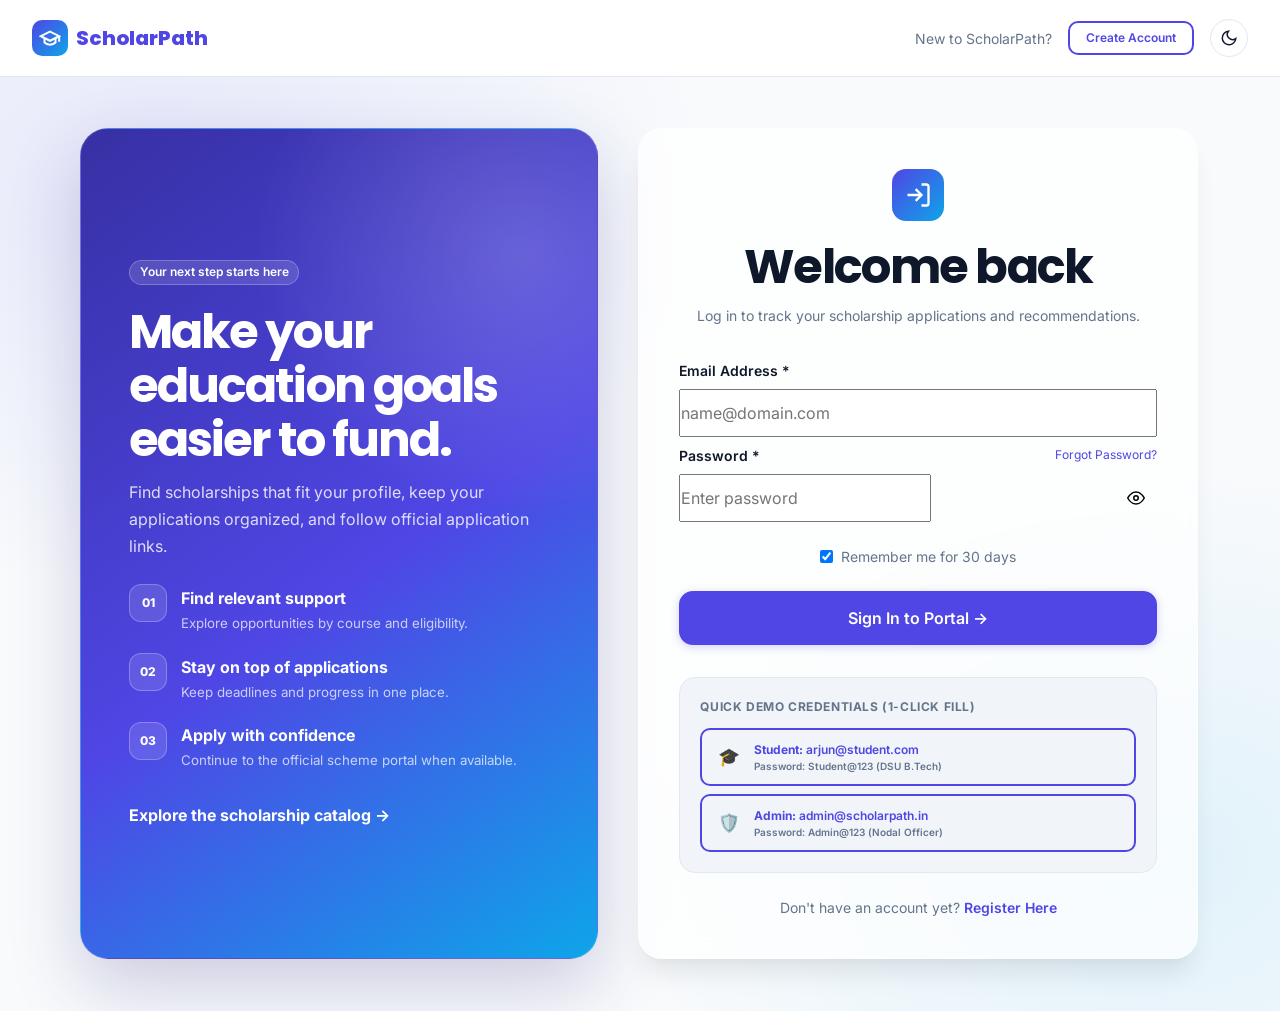
<file: admin.html>
<!DOCTYPE html>
<html lang="en" data-theme="light">
<head>
  <meta charset="UTF-8">
  <meta name="viewport" content="width=device-width, initial-scale=1.0">
  <title>Admin Portal — ScholarPath</title>
  <link rel="preconnect" href="https://fonts.googleapis.com">
  <link rel="preconnect" href="https://fonts.gstatic.com" crossorigin>
  <link href="https://fonts.googleapis.com/css2?family=Inter:wght@300;400;500;600;700&family=Poppins:wght@500;600;700&display=swap" rel="stylesheet">
  <link rel="stylesheet" href="css/style.css">
</head>
<body>

  <div class="app-layout">
    
    <!-- =======================================================================
         ADMIN SIDEBAR
         ======================================================================= -->
    <aside class="sidebar admin-sidebar" id="admin-sidebar" aria-label="Admin Navigation">
      
      <!-- Brand -->
      <div class="sidebar-header">
        <a href="admin.html" class="navbar-brand">
          <div class="brand-logo" style="background:linear-gradient(135deg, #ef4444, #f59e0b);">
            <svg width="22" height="22" viewBox="0 0 24 24" fill="none" stroke="currentColor" stroke-width="2.2"><path d="M12 22s8-4 8-10V5l-8-3-8 3v7c0 6 8 10 8 10z"></path></svg>
          </div>
          <span class="brand-name">Scholar<span class="text-gradient">Admin</span></span>
        </a>
      </div>

      <!-- Admin Profile Box -->
      <div class="sidebar-user" style="display:flex; align-items:center; gap:0.75rem; padding: 1rem; background: var(--bg-alt); border-radius: var(--radius-lg); margin: 0.5rem 1rem 1rem 1rem;">
        <div style="width:42px; height:42px; border-radius:50%; background:linear-gradient(135deg, #ef4444, #f59e0b); color:#fff; display:flex; align-items:center; justify-content:center; font-weight:700; font-size:1.05rem;">
          SF
        </div>
        <div style="overflow:hidden;">
          <div style="font-weight:600; font-size:var(--text-sm); white-space:nowrap; text-overflow:ellipsis; overflow:hidden;" id="admin-user-name">Syed Fazil (Admin)</div>
          <div class="text-muted" style="font-size:var(--text-xs);">DSU Nodal Officer</div>
        </div>
      </div>

      <!-- Nav Links -->
      <nav class="sidebar-nav" style="padding: 0 0.75rem; display:flex; flex-direction:column; gap:0.35rem;">
        <div class="sidebar-section-label" style="font-size:var(--text-xs); text-transform:uppercase; color:var(--text-muted); font-weight:700; padding: 0.5rem 0.5rem 0.25rem 0.5rem;">Administration</div>

        <a href="javascript:void(0)" class="sidebar-link active" data-tab="dashboard" aria-current="page">
          <svg width="18" height="18" viewBox="0 0 24 24" fill="none" stroke="currentColor" stroke-width="2"><rect x="3" y="3" width="7" height="7"></rect><rect x="14" y="3" width="7" height="7"></rect><rect x="14" y="14" width="7" height="7"></rect><rect x="3" y="14" width="7" height="7"></rect></svg>
          <span>Dashboard Overview</span>
        </a>

        <a href="javascript:void(0)" class="sidebar-link" data-tab="scholarships">
          <svg width="18" height="18" viewBox="0 0 24 24" fill="none" stroke="currentColor" stroke-width="2"><circle cx="12" cy="12" r="10"></circle><path d="M12 6v12M15 9.5a3.5 3.5 0 0 0-5 0 3.5 3.5 0 0 0 0 5h2a3.5 3.5 0 0 1 0 5 3.5 3.5 0 0 1-5 0"></path></svg>
          <span>Manage Scholarships</span>
        </a>

        <a href="javascript:void(0)" class="sidebar-link" data-tab="applications">
          <svg width="18" height="18" viewBox="0 0 24 24" fill="none" stroke="currentColor" stroke-width="2"><path d="M14 2H6a2 2 0 0 0-2 2v16a2 2 0 0 0 2 2h12a2 2 0 0 0 2-2V8z"></path><polyline points="14 2 14 8 20 8"></polyline><line x1="16" y1="13" x2="8" y2="13"></line><line x1="16" y1="17" x2="8" y2="17"></line><polyline points="10 9 9 9 8 9"></polyline></svg>
          <span>Review Applications</span>
        </a>

        <a href="javascript:void(0)" class="sidebar-link" data-tab="analytics">
          <svg width="18" height="18" viewBox="0 0 24 24" fill="none" stroke="currentColor" stroke-width="2"><line x1="18" y1="20" x2="18" y2="10"></line><line x1="12" y1="20" x2="12" y2="4"></line><line x1="6" y1="20" x2="6" y2="14"></line></svg>
          <span>Analytics & Reports</span>
        </a>

        <div class="sidebar-section-label" style="font-size:var(--text-xs); text-transform:uppercase; color:var(--text-muted); font-weight:700; padding: 1.25rem 0.5rem 0.25rem 0.5rem;">System</div>

        <a href="javascript:void(0)" class="sidebar-link" data-tab="settings">
          <svg width="18" height="18" viewBox="0 0 24 24" fill="none" stroke="currentColor" stroke-width="2"><circle cx="12" cy="12" r="3"></circle><path d="M19.4 15a1.65 1.65 0 0 0 .33 1.82l.06.06a2 2 0 0 1 0 2.83 2 2 0 0 1-2.83 0l-.06-.06a1.65 1.65 0 0 0-1.82-.33 1.65 1.65 0 0 0-1 1.51V21a2 2 0 0 1-2 2 2 2 0 0 1-2-2v-.09A1.65 1.65 0 0 0 9 19.4a1.65 1.65 0 0 0-1.82.33l-.06.06a2 2 0 0 1-2.83 0 2 2 0 0 1 0-2.83l.06-.06a1.65 1.65 0 0 0 .33-1.82 1.65 1.65 0 0 0-1.51-1H3a2 2 0 0 1-2-2 2 2 0 0 1 2-2h.09A1.65 1.65 0 0 0 4.6 9a1.65 1.65 0 0 0-.33-1.82l-.06-.06a2 2 0 0 1 0-2.83 2 2 0 0 1 2.83 0l.06.06a1.65 1.65 0 0 0 1.82.33H9a1.65 1.65 0 0 0 1-1.51V3a2 2 0 0 1 2-2 2 2 0 0 1 2 2v.09a1.65 1.65 0 0 0 1 1.51 1.65 1.65 0 0 0 1.82-.33l.06-.06a2 2 0 0 1 2.83 0 2 2 0 0 1 0 2.83l-.06.06a1.65 1.65 0 0 0-.33 1.82V9a1.65 1.65 0 0 0 1.51 1H21a2 2 0 0 1 2 2 2 2 0 0 1-2 2h-.09a1.65 1.65 0 0 0-1.51 1z"></path></svg>
          <span>Backup & Settings</span>
        </a>

        <a href="index.html" class="sidebar-link">
          <svg width="18" height="18" viewBox="0 0 24 24" fill="none" stroke="currentColor" stroke-width="2"><path d="M3 9l9-7 9 7v11a2 2 0 0 1-2 2H5a2 2 0 0 1-2-2z"></path></svg>
          <span>View Public Site</span>
        </a>

        <a href="javascript:void(0)" onclick="Auth.logout()" class="sidebar-link" style="color:var(--danger);">
          <svg width="18" height="18" viewBox="0 0 24 24" fill="none" stroke="currentColor" stroke-width="2"><path d="M9 21H5a2 2 0 0 1-2-2V5a2 2 0 0 1 2-2h4"></path><polyline points="16 17 21 12 16 7"></polyline><line x1="21" y1="12" x2="9" y2="12"></line></svg>
          <span>Sign Out Admin</span>
        </a>
      </nav>

      <div class="sidebar-footer" style="margin-top:auto; padding:1rem; border-top:1px solid var(--border); font-size:var(--text-xs); color:var(--text-muted);">
        Dayananda Sagar University<br>
        Admin Portal v2.0 • DBT Active
      </div>
    </aside>

    <!-- =======================================================================
         MAIN ADMIN CONTENT
         ======================================================================= -->
    <main class="main-content" style="flex:1; overflow-y:auto; background:var(--bg);">
      
      <!-- Topbar -->
      <header class="topbar" style="background:var(--surface); border-bottom:1px solid var(--border); padding:0.75rem 1.5rem; display:flex; justify-content:space-between; align-items:center; position:sticky; top:0; z-index:30;">
        <div style="display:flex; align-items:center; gap:1rem;">
          <button class="btn btn-icon btn-outline d-md-none" id="admin-sidebar-toggle"
                  aria-label="Toggle admin navigation" aria-controls="admin-sidebar" aria-expanded="false" onclick="toggleAdminSidebar()">
            <svg width="20" height="20" viewBox="0 0 24 24" fill="none" stroke="currentColor" stroke-width="2"><line x1="3" y1="12" x2="21" y2="12"></line><line x1="3" y1="6" x2="21" y2="6"></line><line x1="3" y1="18" x2="21" y2="18"></line></svg>
          </button>
          <div>
            <h2 style="font-size:1.25rem; margin:0;">Administrative Control Center</h2>
            <small class="text-muted">Dayananda Sagar University • Project Team: Syed Fazil, Tejas C, Puneeth Kumar</small>
          </div>
        </div>

        <div style="display:flex; align-items:center; gap:1rem;">
          <button class="theme-toggle" id="theme-toggle-btn" aria-label="Toggle theme">
            <svg class="sun-icon" width="18" height="18" viewBox="0 0 24 24" fill="none" stroke="currentColor" stroke-width="2"><circle cx="12" cy="12" r="5"></circle><line x1="12" y1="1" x2="12" y2="3"></line><line x1="12" y1="21" x2="12" y2="23"></line><line x1="4.22" y1="4.22" x2="5.64" y2="5.64"></line><line x1="18.36" y1="18.36" x2="19.78" y2="19.78"></line><line x1="1" y1="12" x2="3" y2="12"></line><line x1="21" y1="12" x2="23" y2="12"></line><line x1="4.22" y1="19.78" x2="5.64" y2="18.36"></line><line x1="18.36" y1="5.64" x2="19.78" y2="4.22"></line></svg>
            <svg class="moon-icon" width="18" height="18" viewBox="0 0 24 24" fill="none" stroke="currentColor" stroke-width="2"><path d="M21 12.79A9 9 0 1 1 11.21 3 7 7 0 0 0 21 12.79z"></path></svg>
          </button>
        </div>
      </header>

      <div class="container" style="padding: 1.75rem 1.5rem;">
        
        <!-- ===================================================================
             TAB 1: DASHBOARD OVERVIEW
             =================================================================== -->
        <section id="section-dashboard" class="admin-section active">
          
          <!-- KPI Stats -->
          <div style="display:grid; grid-template-columns: repeat(auto-fit, minmax(210px, 1fr)); gap:1.25rem; margin-bottom:2rem;">
            
            <div class="card glass-card" style="padding:1.25rem;">
              <span class="text-muted" style="font-size:var(--text-xs); text-transform:uppercase; font-weight:700;">Scholarships in Catalog</span>
              <div style="font-size:2rem; font-weight:700; color:var(--primary); margin:0.25rem 0;" id="dash-total-scholarships">16</div>
              <small class="text-muted">Central, State & CSR listings</small>
            </div>

            <div class="card glass-card" style="padding:1.25rem;">
              <span class="text-muted" style="font-size:var(--text-xs); text-transform:uppercase; font-weight:700;">Open for Applications</span>
              <div style="font-size:2rem; font-weight:700; color:var(--success); margin:0.25rem 0;" id="dash-open-scholarships">0</div>
              <small class="text-muted">Based on the listed application deadline</small>
            </div>

            <div class="card glass-card" style="padding:1.25rem;">
              <span class="text-muted" style="font-size:var(--text-xs); text-transform:uppercase; font-weight:700;">Student Applications</span>
              <div style="font-size:2rem; font-weight:700; color:var(--heading); margin:0.25rem 0;" id="dash-total-apps">3</div>
              <small class="text-muted">Recorded across all terms</small>
            </div>

            <div class="card glass-card" style="padding:1.25rem;">
              <span class="text-muted" style="font-size:var(--text-xs); text-transform:uppercase; font-weight:700;">Pending Nodal Scrutiny</span>
              <div style="font-size:2rem; font-weight:700; color:var(--warning); margin:0.25rem 0;" id="dash-pending-apps">2</div>
              <small class="text-muted">Awaiting document verification</small>
            </div>

            <div class="card glass-card" style="padding:1.25rem;">
              <span class="text-muted" style="font-size:var(--text-xs); text-transform:uppercase; font-weight:700;">Sanctioned & Disbursed</span>
              <div style="font-size:2rem; font-weight:700; color:var(--success); margin:0.25rem 0;" id="dash-approved-apps">1</div>
              <small class="text-muted">DBT bank transfer completed</small>
            </div>

            <div class="card glass-card" style="padding:1.25rem;">
              <span class="text-muted" style="font-size:var(--text-xs); text-transform:uppercase; font-weight:700;">Total Disbursed</span>
              <div style="font-size:1.6rem; font-weight:700; color:var(--success); margin:0.25rem 0;" id="dash-total-disbursed">₹1,00,000</div>
              <small class="text-muted">Direct to student accounts</small>
            </div>

          </div>

          <!-- Quick Action Buttons -->
          <div style="display:flex; gap:1rem; margin-bottom:2rem; flex-wrap:wrap;">
            <button class="btn btn-primary" onclick="window.AdminModule.openScholarshipModal()">
              <svg width="18" height="18" viewBox="0 0 24 24" fill="none" stroke="currentColor" stroke-width="2"><line x1="12" y1="5" x2="12" y2="19"></line><line x1="5" y1="12" x2="19" y2="12"></line></svg>
              + Create New Scholarship
            </button>
            <button class="btn btn-outline" onclick="window.AdminModule.switchTab('applications')">
              <svg width="18" height="18" viewBox="0 0 24 24" fill="none" stroke="currentColor" stroke-width="2"><path d="M14 2H6a2 2 0 0 0-2 2v16a2 2 0 0 0 2 2h12a2 2 0 0 0 2-2V8z"></path><polyline points="14 2 14 8 20 8"></polyline></svg>
              Review Pending Applications →
            </button>
            <button class="btn btn-outline" onclick="window.AdminModule.switchTab('analytics')">
              <svg width="18" height="18" viewBox="0 0 24 24" fill="none" stroke="currentColor" stroke-width="2"><line x1="18" y1="20" x2="18" y2="10"></line><line x1="12" y1="20" x2="12" y2="4"></line><line x1="6" y1="20" x2="6" y2="14"></line></svg>
              View Analytics Charts →
            </button>
          </div>

          <!-- Recent Applications Table in Dashboard -->
          <div class="card" style="padding:0; overflow-x:auto; border:1px solid var(--border); border-radius:var(--radius-xl);">
            <div style="padding:1.25rem 1.5rem; border-bottom:1px solid var(--border); display:flex; justify-content:space-between; align-items:center;">
              <h3 style="font-size:1.15rem; margin:0;">Recent Application Submissions</h3>
              <a href="javascript:void(0)" onclick="window.AdminModule.switchTab('applications')" style="font-size:var(--text-sm); color:var(--primary); font-weight:600;">View All →</a>
            </div>
            <table class="table" style="width:100%; border-collapse:collapse; text-align:left; font-size:var(--text-sm);">
              <thead>
                <tr style="background:var(--bg-alt); border-bottom:1px solid var(--border);">
                  <th style="padding:0.75rem 1.25rem;">App ID</th>
                  <th style="padding:0.75rem 1.25rem;">Student Name</th>
                  <th style="padding:0.75rem 1.25rem;">Scholarship Targeted</th>
                  <th style="padding:0.75rem 1.25rem;">Date</th>
                  <th style="padding:0.75rem 1.25rem;">Status</th>
                  <th style="padding:0.75rem 1.25rem;">Action</th>
                </tr>
              </thead>
              <tbody id="dash-recent-apps-body">
                <!-- Rendered dynamically -->
              </tbody>
            </table>
          </div>

        </section>

        <!-- ===================================================================
             TAB 2: MANAGE SCHOLARSHIPS
             =================================================================== -->
        <section id="section-scholarships" class="admin-section" hidden>
          
          <div style="display:flex; justify-content:space-between; align-items:center; margin-bottom:1.5rem; flex-wrap:wrap; gap:1rem;">
            <div>
              <h2 style="font-size:1.5rem; margin:0 0 0.25rem 0;">Scholarship Scheme Catalog</h2>
              <p class="text-muted" style="margin:0; font-size:var(--text-sm);">Add, edit, or configure eligibility criteria for university grants.</p>
            </div>
            <button class="btn btn-primary" onclick="window.AdminModule.openScholarshipModal()">
              <svg width="18" height="18" viewBox="0 0 24 24" fill="none" stroke="currentColor" stroke-width="2"><line x1="12" y1="5" x2="12" y2="19"></line><line x1="5" y1="12" x2="19" y2="12"></line></svg>
              + Add New Scholarship
            </button>
          </div>

          <!-- Search Filter Bar -->
          <div class="card glass-card" style="padding:0.75rem 1.25rem; margin-bottom:1.5rem;">
            <input type="text" id="admin-scholarship-search" class="form-input" style="border:none; box-shadow:none;" placeholder="Search scholarships by title, provider, or category...">
          </div>

          <!-- Scholarships Table -->
          <div class="card" style="padding:0; overflow-x:auto; border:1px solid var(--border); border-radius:var(--radius-xl);">
            <table class="table" style="width:100%; border-collapse:collapse; text-align:left; font-size:var(--text-sm);">
              <thead>
                <tr style="background:var(--bg-alt); border-bottom:1px solid var(--border);">
                  <th style="padding:0.875rem 1rem;">ID</th>
                  <th style="padding:0.875rem 1rem;">Scholarship & Provider</th>
                  <th style="padding:0.875rem 1rem;">Category</th>
                  <th style="padding:0.875rem 1rem;">Award Amount</th>
                  <th style="padding:0.875rem 1rem;">Deadline</th>
                  <th style="padding:0.875rem 1rem;">Applications</th>
                  <th style="padding:0.875rem 1rem;">Actions</th>
                </tr>
              </thead>
              <tbody id="admin-scholarships-tbody">
                <!-- Dynamically populated -->
              </tbody>
            </table>
          </div>

        </section>

        <!-- ===================================================================
             TAB 3: REVIEW APPLICATIONS
             =================================================================== -->
        <section id="section-applications" class="admin-section" hidden>
          
          <div style="display:flex; justify-content:space-between; align-items:center; margin-bottom:1.5rem; flex-wrap:wrap; gap:1rem;">
            <div>
              <h2 style="font-size:1.5rem; margin:0 0 0.25rem 0;">Application Scrutiny & Review</h2>
              <p class="text-muted" style="margin:0; font-size:var(--text-sm);">Validate student documents, record institutional remarks, and sanction grants.</p>
            </div>
            
            <div style="max-width:320px; width:100%;">
              <input type="text" id="admin-apps-search" class="form-input" placeholder="Search by student name, email, or App ID...">
            </div>
          </div>

          <!-- Status Filter Tabs -->
          <div style="display:flex; gap:0.5rem; margin-bottom:1.25rem; overflow-x:auto;">
            <button class="btn btn-sm btn-primary app-filter-tab active" data-filter="all">All Applications</button>
            <button class="btn btn-sm btn-outline app-filter-tab" data-filter="Submitted">Submitted</button>
            <button class="btn btn-sm btn-outline app-filter-tab" data-filter="Under Review">Under Review</button>
            <button class="btn btn-sm btn-outline app-filter-tab" data-filter="Verified">Verified</button>
            <button class="btn btn-sm btn-outline app-filter-tab" data-filter="Approved">Approved</button>
            <button class="btn btn-sm btn-outline app-filter-tab" data-filter="Rejected">Rejected</button>
          </div>

          <!-- Applications Table -->
          <div class="card" style="padding:0; overflow-x:auto; border:1px solid var(--border); border-radius:var(--radius-xl);">
            <table class="table" style="width:100%; border-collapse:collapse; text-align:left; font-size:var(--text-sm);">
              <thead>
                <tr style="background:var(--bg-alt); border-bottom:1px solid var(--border);">
                  <th style="padding:0.875rem 1rem;">App ID</th>
                  <th style="padding:0.875rem 1rem;">Student Details</th>
                  <th style="padding:0.875rem 1rem;">Scholarship</th>
                  <th style="padding:0.875rem 1rem;">Date</th>
                  <th style="padding:0.875rem 1rem;">Award Amount</th>
                  <th style="padding:0.875rem 1rem;">Status</th>
                  <th style="padding:0.875rem 1rem;">Review Action</th>
                </tr>
              </thead>
              <tbody id="admin-apps-tbody">
                <!-- Dynamically populated -->
              </tbody>
            </table>
          </div>

        </section>

        <!-- ===================================================================
             TAB 4: ANALYTICS & CANVAS 2D CHARTS (ZERO EXTERNAL LIBRARIES)
             =================================================================== -->
        <section id="section-analytics" class="admin-section" hidden>
          
          <div style="margin-bottom:2rem;">
            <span class="badge badge-primary">Data Intelligence</span>
            <h2 style="font-size:1.5rem; margin:0.25rem 0 0.25rem 0;">Analytics & Disbursement Overview</h2>
            <p class="text-muted" style="margin:0; font-size:var(--text-sm);">Visual distribution curves and performance metrics rendered with native HTML5 Canvas 2D.</p>
          </div>

          <!-- 4 Analytics KPI Cards -->
          <div style="display:grid; grid-template-columns: repeat(auto-fit, minmax(210px, 1fr)); gap:1.25rem; margin-bottom:2rem;">
            <div class="card glass-card" style="padding:1.25rem;">
              <span class="text-muted" style="font-size:var(--text-xs); text-transform:uppercase; font-weight:700;">Total Application Volume</span>
              <div style="font-size:2rem; font-weight:700; color:var(--heading); margin:0.25rem 0;" id="analytics-total-apps">3</div>
              <small class="text-muted">Submissions across all departments</small>
            </div>

            <div class="card glass-card" style="padding:1.25rem;">
              <span class="text-muted" style="font-size:var(--text-xs); text-transform:uppercase; font-weight:700;">Institutional Approval Rate</span>
              <div style="font-size:2rem; font-weight:700; color:var(--success); margin:0.25rem 0;" id="analytics-approval-rate">67%</div>
              <small class="text-muted">Cleared scrutiny checks</small>
            </div>

            <div class="card glass-card" style="padding:1.25rem;">
              <span class="text-muted" style="font-size:var(--text-xs); text-transform:uppercase; font-weight:700;">Cumulative DBT Disbursed</span>
              <div style="font-size:1.75rem; font-weight:700; color:var(--success); margin:0.25rem 0;" id="analytics-disbursed">₹1,00,000</div>
              <small class="text-muted">Credit batches executed</small>
            </div>

            <div class="card glass-card" style="padding:1.25rem;">
              <span class="text-muted" style="font-size:var(--text-xs); text-transform:uppercase; font-weight:700;">Avg. Scrutiny Turnaround</span>
              <div style="font-size:2rem; font-weight:700; color:var(--info); margin:0.25rem 0;" id="analytics-avg-days">14 Days</div>
              <small class="text-muted">Target: under 21 days</small>
            </div>
          </div>

          <!-- 4 Pure Canvas 2D Charts Grid -->
          <div style="display:grid; grid-template-columns: repeat(auto-fit, minmax(460px, 1fr)); gap:1.75rem;">
            
            <!-- Chart 1: Applications per Scholarship (Horizontal Bar) -->
            <div class="card glass-card" style="padding:1.5rem;">
              <h3 style="font-size:1.1rem; margin:0 0 1rem 0;">Top Scholarships by Application Volume</h3>
              <div style="width:100%; height:260px; position:relative;">
                <canvas id="chart-apps-per-scholarship" style="width:100%; height:100%; display:block;"></canvas>
              </div>
            </div>

            <!-- Chart 2: Status Distribution (Doughnut) -->
            <div class="card glass-card" style="padding:1.5rem;">
              <h3 style="font-size:1.1rem; margin:0 0 1rem 0;">Application Status Distribution</h3>
              <div style="width:100%; height:260px; position:relative;">
                <canvas id="chart-status-distribution" style="width:100%; height:100%; display:block;"></canvas>
              </div>
            </div>

            <!-- Chart 3: Weekly Submissions (Line) -->
            <div class="card glass-card" style="padding:1.5rem;">
              <h3 style="font-size:1.1rem; margin:0 0 1rem 0;">Application Submissions Over Time</h3>
              <div style="width:100%; height:260px; position:relative;">
                <canvas id="chart-timeline" style="width:100%; height:100%; display:block;"></canvas>
              </div>
            </div>

            <!-- Chart 4: Categories Breakdown (Vertical Bar) -->
            <div class="card glass-card" style="padding:1.5rem;">
              <h3 style="font-size:1.1rem; margin:0 0 1rem 0;">Grants Available by Scheme Category</h3>
              <div style="width:100%; height:260px; position:relative;">
                <canvas id="chart-categories" style="width:100%; height:100%; display:block;"></canvas>
              </div>
            </div>

          </div>

        </section>

        <!-- ===================================================================
             TAB 5: SYSTEM BACKUP & SETTINGS
             =================================================================== -->
        <section id="section-settings" class="admin-section" hidden>
          
          <div style="max-width:700px;">
            <h2 style="font-size:1.5rem; margin:0 0 0.5rem 0;">Portal Maintenance & Data Export</h2>
            <p class="text-muted" style="margin-bottom:2rem; font-size:var(--text-sm);">
              Manage data backups, institution configuration, and test data resets.
            </p>

            <div class="card glass-card" style="padding:1.75rem; margin-bottom:1.5rem;">
              <h3 style="font-size:1.15rem; margin:0 0 0.5rem 0;">Export All Database Records (JSON)</h3>
              <p class="text-muted" style="font-size:var(--text-sm); margin-bottom:1.25rem;">
                Download a complete, offline JSON backup file of all registered students, applications, and scholarship schemes.
              </p>
              <button class="btn btn-primary" onclick="window.AdminModule.exportData()">
                <svg width="18" height="18" viewBox="0 0 24 24" fill="none" stroke="currentColor" stroke-width="2"><path d="M21 15v4a2 2 0 0 1-2 2H5a2 2 0 0 1-2-2v-4"></path><polyline points="7 10 12 15 17 10"></polyline><line x1="12" y1="15" x2="12" y2="3"></line></svg>
                Download Data Backup (.json)
              </button>
            </div>

            <div class="card glass-card" style="padding:1.75rem; border:1px solid rgba(239, 68, 68, 0.3);">
              <h3 style="font-size:1.15rem; color:var(--danger); margin:0 0 0.5rem 0;">Danger Zone: Reset Student Applications</h3>
              <p class="text-muted" style="font-size:var(--text-sm); margin-bottom:1.25rem;">
                Clears all submitted test applications from browser localStorage to test fresh submissions.
              </p>
              <button class="btn btn-danger" onclick="window.AdminModule.clearAllApplications()">
                Clear All Applications
              </button>
            </div>
          </div>

        </section>

      </div>
    </main>
    <div class="sidebar-overlay" id="admin-sidebar-overlay" aria-hidden="true" onclick="closeAdminSidebar()"></div>
  </div>

  <!-- Toast Notification Container -->
  <div id="toast-container" aria-live="polite"></div>

  <!-- Core Scripts -->
  <script src="js/data.js"></script>
  <script src="js/storage.js"></script>
  <script src="js/ui.js"></script>
  <script src="js/auth.js"></script>
  <script src="js/admin.js"></script>

  <script>
    function toggleAdminSidebar() {
      const sidebar = document.getElementById('admin-sidebar');
      const overlay = document.getElementById('admin-sidebar-overlay');
      const toggle = document.getElementById('admin-sidebar-toggle');
      const open = sidebar.classList.toggle('open');
      overlay.classList.toggle('show', open);
      toggle.setAttribute('aria-expanded', String(open));
    }

    function closeAdminSidebar() {
      document.getElementById('admin-sidebar').classList.remove('open');
      document.getElementById('admin-sidebar-overlay').classList.remove('show');
      document.getElementById('admin-sidebar-toggle').setAttribute('aria-expanded', 'false');
    }

    document.addEventListener('DOMContentLoaded', () => {
      UI.initTheme();
      document.addEventListener('keydown', event => {
        if (event.key === 'Escape') closeAdminSidebar();
      });

      // Guard & initialize Admin Module
      if (window.AdminModule && typeof window.AdminModule.init === 'function') {
        window.AdminModule.init();
      }
    });
  </script>
</body>
</html>
</file>
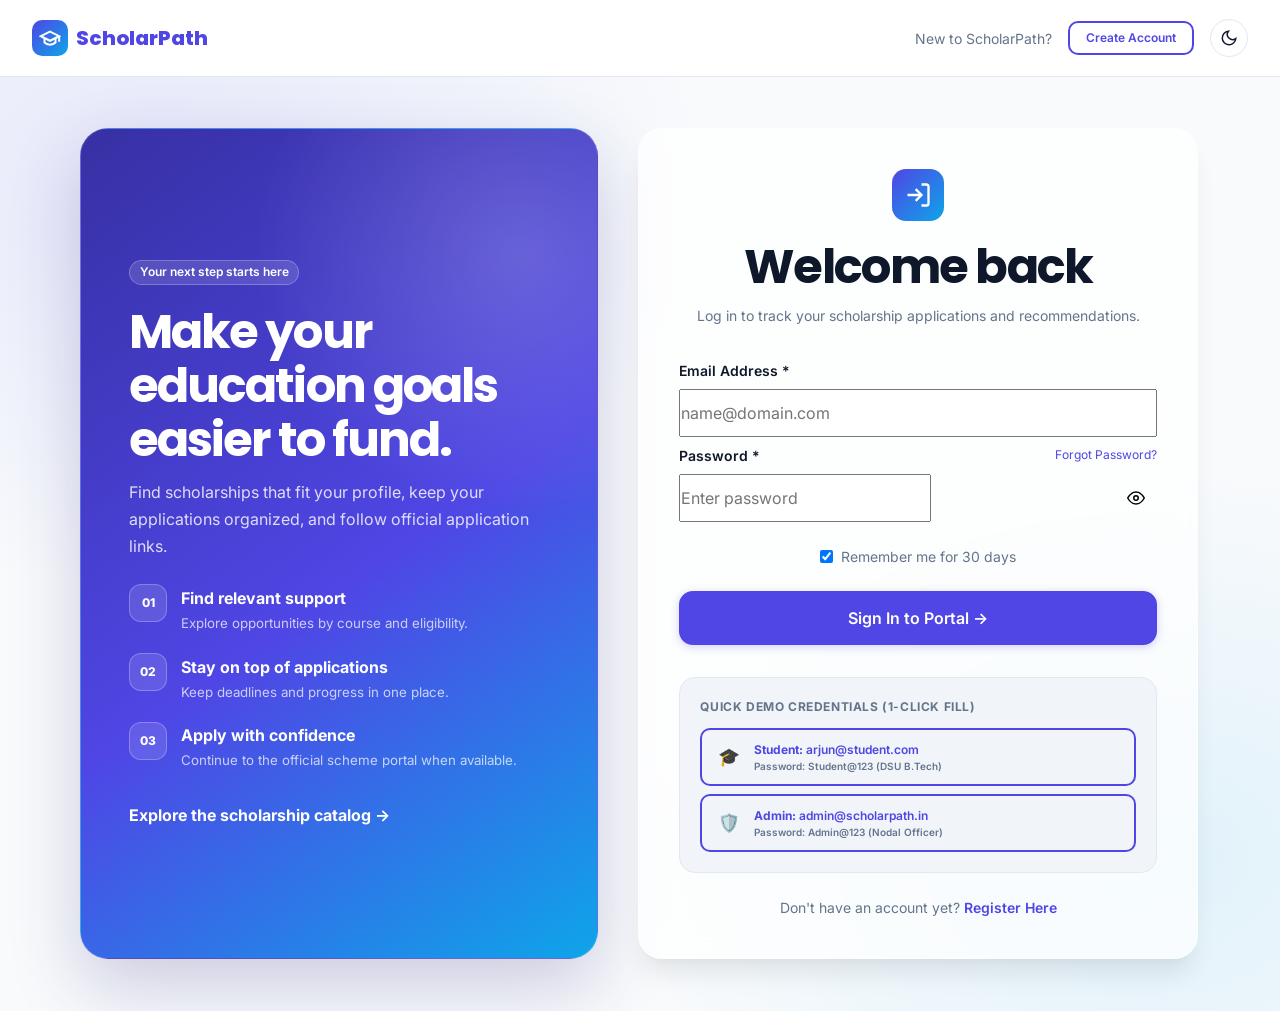
<file: apply.html>
<!DOCTYPE html>
<html lang="en" data-theme="light">
<head>
  <meta charset="UTF-8">
  <meta name="viewport" content="width=device-width, initial-scale=1.0">
  <title>Apply for Scholarship — ScholarPath</title>
  <link rel="preconnect" href="https://fonts.googleapis.com">
  <link rel="preconnect" href="https://fonts.gstatic.com" crossorigin>
  <link href="https://fonts.googleapis.com/css2?family=Inter:wght@300;400;500;600;700&family=Poppins:wght@500;600;700&display=swap" rel="stylesheet">
  <link rel="stylesheet" href="css/style.css">
</head>
<body style="min-height: 100vh; display: flex; flex-direction: column; background: var(--bg-alt);">

  <!-- Navbar -->
  <header style="background: var(--surface); border-bottom: 1px solid var(--border); padding: 0.75rem 0;">
    <div class="container" style="display:flex; justify-content:space-between; align-items:center;">
      <a href="index.html" class="navbar-brand">
        <div class="brand-logo">
          <svg width="22" height="22" viewBox="0 0 24 24" fill="none" stroke="currentColor" stroke-width="2.2"><path d="M22 10v6M2 10l10-5 10 5-10 5z"></path><path d="M6 12v5c3 3 9 3 12 0v-5"></path></svg>
        </div>
        <span class="brand-name">Scholar<span class="text-gradient">Path</span></span>
      </a>

      <div style="display:flex; align-items:center; gap:1rem;">
        <a href="dashboard.html" class="btn btn-outline btn-sm">← Back to Dashboard</a>
        <button class="theme-toggle" id="theme-toggle-btn" aria-label="Toggle theme">
          <svg class="sun-icon" width="18" height="18" viewBox="0 0 24 24" fill="none" stroke="currentColor" stroke-width="2"><circle cx="12" cy="12" r="5"></circle><line x1="12" y1="1" x2="12" y2="3"></line><line x1="12" y1="21" x2="12" y2="23"></line><line x1="4.22" y1="4.22" x2="5.64" y2="5.64"></line><line x1="18.36" y1="18.36" x2="19.78" y2="19.78"></line><line x1="1" y1="12" x2="3" y2="12"></line><line x1="21" y1="12" x2="23" y2="12"></line><line x1="4.22" y1="19.78" x2="5.64" y2="18.36"></line><line x1="18.36" y1="5.64" x2="19.78" y2="4.22"></line></svg>
          <svg class="moon-icon" width="18" height="18" viewBox="0 0 24 24" fill="none" stroke="currentColor" stroke-width="2"><path d="M21 12.79A9 9 0 1 1 11.21 3 7 7 0 0 0 21 12.79z"></path></svg>
        </button>
      </div>
    </div>
  </header>

  <!-- Main Multi-step Application Container -->
  <main style="flex:1; padding: 2rem 1rem 4rem 1rem; max-width:880px; margin:0 auto; width:100%;">
    
    <!-- Application Header with Target Scholarship Info -->
    <div class="card glass-card" style="padding: 1.5rem 2rem; margin-bottom: 2rem; border-radius: var(--radius-xl); border:1px solid var(--border); display:flex; justify-content:space-between; align-items:center; flex-wrap:wrap; gap:1rem;">
      <div>
        <span class="badge badge-primary" style="margin-bottom:0.35rem;">Online Direct Application</span>
        <h1 style="font-size:1.5rem; margin:0 0 0.25rem 0;" id="apply-scholarship-name">Scholarship Application</h1>
        <div class="text-muted" style="font-size:var(--text-sm);">
          Grant Value: <strong id="apply-scholarship-amount" style="color:var(--success);">₹50,000/year</strong>
        </div>
      </div>
      <div>
        <span class="badge badge-warning" id="apply-deadline-badge" style="font-size:0.85rem; padding:0.4rem 0.8rem;">Closing Soon</span>
      </div>
    </div>

    <!-- Step Progress Indicator -->
    <div style="margin-bottom: 2.25rem;">
      <div style="display:flex; justify-content:space-between; margin-bottom: 0.75rem; font-size: var(--text-xs); font-weight: 700; text-transform: uppercase; letter-spacing: 0.05em;">
        <span id="step-dot-1" style="color:var(--primary);">1. Profile & Address</span>
        <span id="step-dot-2" style="color:var(--text-muted);">2. Document Uploads</span>
        <span id="step-dot-3" style="color:var(--text-muted);">3. Statement & Bank</span>
        <span id="step-dot-4" style="color:var(--text-muted);">4. Review & Submit</span>
      </div>
      <div style="height: 6px; background: var(--border); border-radius: 99px; overflow: hidden;">
        <div id="progress-fill" style="height: 100%; width: 25%; background: var(--gradient-primary); transition: width 0.35s ease;"></div>
      </div>
    </div>

    <!-- Multi-Step Card -->
    <div class="card glass-card" style="padding: 2.5rem; border-radius: var(--radius-xl); box-shadow: var(--shadow-lg);">
      
      <!-- Auto-save notification pill -->
      <div style="display:flex; justify-content:flex-end; margin-bottom:1rem;">
        <span id="autosave-indicator" class="text-muted" style="font-size:var(--text-xs); display:flex; align-items:center; gap:4px;">
          ✓ Draft auto-saved
        </span>
      </div>

      <!-- STEP 1: Personal & Academic Details (Pre-filled + Editable Address) -->
      <div class="form-step" id="step-1">
        <h3 style="font-size:1.25rem; margin-bottom:0.5rem; color:var(--heading);">Step 1: Academic Profile & Permanent Address</h3>
        <p class="text-muted" style="font-size:var(--text-sm); margin-bottom:1.5rem;">
          Your academic records were automatically verified from your ScholarPath student profile. Please supply your contact address.
        </p>

        <!-- Pre-filled Profile Data (Read-only tags) -->
        <div style="background:var(--bg-alt); padding:1.25rem; border-radius:var(--radius-lg); margin-bottom:1.75rem; display:grid; grid-template-columns: repeat(auto-fit, minmax(200px, 1fr)); gap:1rem; font-size:var(--text-sm);">
          <div>
            <span class="text-muted" style="display:block; font-size:var(--text-xs);">Applicant Name</span>
            <input type="text" id="pf-name" class="form-input" readonly style="background:transparent; border:none; padding:0; font-weight:600; color:var(--heading);">
          </div>
          <div>
            <span class="text-muted" style="display:block; font-size:var(--text-xs);">Registered Email</span>
            <input type="text" id="pf-email" class="form-input" readonly style="background:transparent; border:none; padding:0; font-weight:600; color:var(--heading);">
          </div>
          <div>
            <span class="text-muted" style="display:block; font-size:var(--text-xs);">Mobile Number</span>
            <input type="text" id="pf-phone" class="form-input" readonly style="background:transparent; border:none; padding:0; font-weight:600; color:var(--heading);">
          </div>
          <div>
            <span class="text-muted" style="display:block; font-size:var(--text-xs);">Course & Year</span>
            <input type="text" id="pf-course" class="form-input" readonly style="background:transparent; border:none; padding:0; font-weight:600; color:var(--heading);">
          </div>
          <div>
            <span class="text-muted" style="display:block; font-size:var(--text-xs);">University / College</span>
            <input type="text" id="pf-institution" class="form-input" readonly style="background:transparent; border:none; padding:0; font-weight:600; color:var(--heading);">
          </div>
          <div>
            <span class="text-muted" style="display:block; font-size:var(--text-xs);">Current CGPA</span>
            <input type="text" id="pf-cgpa" class="form-input" readonly style="background:transparent; border:none; padding:0; font-weight:600; color:var(--primary);">
          </div>
        </div>

        <!-- Editable Address Fields -->
        <h4 style="font-size:1.05rem; margin-bottom:1rem; color:var(--heading);">Communication Address</h4>
        <div style="display:grid; grid-template-columns: repeat(auto-fit, minmax(240px, 1fr)); gap:1.25rem;">
          <div class="form-group" style="grid-column: 1 / -1;">
            <label class="form-label" for="addr-street">Street Address / Hostel / Room No *</label>
            <input type="text" id="addr-street" class="form-input" required value="DSU Innovation Campus, Kudlu Gate, Hosur Main Road" placeholder="e.g. #14, 2nd Cross, Near Tech Park">
          </div>
          <div class="form-group">
            <label class="form-label" for="addr-city">City / District *</label>
            <input type="text" id="addr-city" class="form-input" required value="Bengaluru" placeholder="e.g. Bengaluru">
          </div>
          <div class="form-group">
            <label class="form-label" for="addr-pin">Postal PIN Code *</label>
            <input type="text" id="addr-pin" class="form-input" required maxlength="6" value="560068" placeholder="e.g. 560068">
          </div>
          <div class="form-group">
            <label class="form-label" for="alt-phone">Alternate Contact Phone (Parent/Guardian)</label>
            <input type="tel" id="alt-phone" class="form-input" maxlength="10" placeholder="Optional 10-digit number">
          </div>
        </div>
      </div>

      <!-- STEP 2: Document Uploads Preview -->
      <div class="form-step" id="step-2" style="display:none;">
        <h3 style="font-size:1.25rem; margin-bottom:0.5rem; color:var(--heading);">Step 2: Verification Document Uploads</h3>
        <p class="text-muted" style="font-size:var(--text-sm); margin-bottom:1.5rem;">
          Upload digital copies (PDF, JPG, PNG up to 2MB). Files are processed locally for verification review.
        </p>

        <!-- Document Error Banner -->
        <div id="doc-error-banner" style="display:none; padding:0.75rem 1rem; background:rgba(239, 68, 68, 0.1); border:1px solid rgba(239, 68, 68, 0.3); border-radius:var(--radius-md); color:var(--danger); font-size:var(--text-sm); margin-bottom:1.25rem;">
          Please upload all mandatory documents before proceeding.
        </div>

        <!-- Dynamic Document Slots Injected by apply.js -->
        <div id="doc-upload-container" style="display:flex; flex-direction:column; gap:1.25rem;">
          <!-- Dynamically populated -->
        </div>
      </div>

      <!-- STEP 3: Statement of Purpose & Direct Bank Account (DBT) -->
      <div class="form-step" id="step-3" style="display:none;">
        <h3 style="font-size:1.25rem; margin-bottom:0.5rem; color:var(--heading);">Step 3: Statement of Purpose & DBT Bank Account</h3>
        <p class="text-muted" style="font-size:var(--text-sm); margin-bottom:1.5rem;">
          Provide your justification essay and active bank account details for direct benefit transfer upon scholarship sanction.
        </p>

        <!-- Essay with Real-time Character & Word Counter -->
        <div class="form-group" style="margin-bottom:1.75rem;">
          <label class="form-label" for="essay-text">
            Personal Statement: Why are you applying for this scholarship? *
          </label>
          <textarea id="essay-text" class="form-textarea" rows="6" placeholder="Describe your academic ambitions, financial need, and how this scholarship will enable your higher education goals at Dayananda Sagar University... (minimum 150 characters)">I am a 3rd-year Computer Science Engineering student at Dayananda Sagar University. Receiving this scholarship will support my semester tuition and enable me to purchase hardware components for my machine learning capstone project, reducing the financial burden on my family.</textarea>
          
          <div style="display:flex; justify-content:space-between; align-items:center; margin-top:0.4rem; font-size:var(--text-xs);">
            <span class="text-muted" id="essay-word-count">48 words</span>
            <span id="essay-char-count" style="font-weight:600; color:var(--primary);">285 / 1000 characters</span>
          </div>
        </div>

        <!-- Extracurricular Activities -->
        <div class="form-group" style="margin-bottom:2rem;">
          <label class="form-label" for="extra-activities">Extracurricular Activities & Academic Honors (Optional)</label>
          <textarea id="extra-activities" class="form-textarea" rows="3" placeholder="Hackathon wins, open-source projects, sports, student leadership roles...">Winner of DSU Hackathon 2024; Active contributor to open-source web accessibility projects.</textarea>
        </div>

        <!-- Bank Details for DBT -->
        <h4 style="font-size:1.05rem; margin-bottom:0.5rem; color:var(--heading);">Direct Benefit Transfer (DBT) Bank Account Details</h4>
        <p class="text-muted" style="font-size:var(--text-xs); margin-bottom:1.25rem;">Must be an active savings account in the student's name linked to Aadhaar.</p>
        
        <div style="display:grid; grid-template-columns: repeat(auto-fit, minmax(240px, 1fr)); gap:1.25rem;">
          <div class="form-group">
            <label class="form-label" for="bank-name">Bank Name *</label>
            <input type="text" id="bank-name" class="form-input" required value="State Bank of India" placeholder="e.g. State Bank of India">
          </div>
          <div class="form-group">
            <label class="form-label" for="bank-acc">Account Number *</label>
            <input type="text" id="bank-acc" class="form-input" required value="38291048291" placeholder="e.g. 38291048291">
          </div>
          <div class="form-group">
            <label class="form-label" for="bank-ifsc">IFSC Code *</label>
            <input type="text" id="bank-ifsc" class="form-input font-mono" required maxlength="11" value="SBIN0040512" style="text-transform:uppercase;" placeholder="e.g. SBIN0040512">
            <small id="ifsc-helper" class="text-muted" style="font-size:0.75rem;">11 characters (first 4 alpha, 5th is 0)</small>
          </div>
          <div class="form-group">
            <label class="form-label" for="bank-holder">Account Holder Name *</label>
            <input type="text" id="bank-holder" class="form-input" required value="Arjun Sharma" placeholder="As printed in passbook">
          </div>
        </div>
      </div>

      <!-- STEP 4: Review & Final Submission -->
      <div class="form-step" id="step-4" style="display:none;">
        <h3 style="font-size:1.25rem; margin-bottom:0.5rem; color:var(--heading);">Step 4: Review Application Summary</h3>
        <p class="text-muted" style="font-size:var(--text-sm); margin-bottom:1.5rem;">
          Carefully verify all academic, financial, document, and bank credentials before final submission.
        </p>

        <!-- Summary injected by apply.js -->
        <div id="review-summary" style="margin-bottom:1.75rem;">
          <!-- Populated by ApplyModule.renderReviewSummary -->
        </div>

        <!-- Declaration Checkbox -->
        <div style="background:var(--bg-alt); padding:1.25rem; border-radius:var(--radius-lg); margin-bottom:1.5rem; border:1px solid var(--border);">
          <label style="display:flex; align-items:flex-start; gap:0.75rem; cursor:pointer;">
            <input type="checkbox" id="declaration-check" style="margin-top:3px; cursor:pointer; width:18px; height:18px;">
            <span style="font-size:var(--text-sm); color:var(--text); line-height:1.5;">
              I solemnly declare that all statements made in this application are true, complete, and correct to the best of my knowledge and belief. I understand that any false information will result in immediate disqualification and recovery of disbursed funds.
            </span>
          </label>
        </div>
      </div>

      <!-- Form Navigation Buttons Bar -->
      <div style="display:flex; justify-content:space-between; align-items:center; margin-top:2.5rem; border-top:1px solid var(--border); padding-top:1.5rem;">
        <div>
          <button type="button" class="btn btn-outline" id="btn-prev" onclick="ApplyModule.prevStep()" style="display:none;">
            ← Previous Step
          </button>
        </div>

        <div style="display:flex; gap:0.75rem;">
          <button type="button" class="btn btn-ghost" id="btn-save-draft" onclick="ApplyModule.saveDraft()">
            💾 Save Draft
          </button>
          <button type="button" class="btn btn-primary" id="btn-next" onclick="ApplyModule.nextStep()">
            Next Step →
          </button>
        </div>
      </div>

    </div>

    <!-- =======================================================================
         SUCCESS SCREEN (SHOWN AFTER SUCCESSFUL SUBMISSION)
         ======================================================================= -->
    <div id="success-screen" class="card glass-card text-center" style="display:none; padding:3.5rem 2rem; border-radius:var(--radius-xl); box-shadow:var(--shadow-xl); margin-top:2rem;">
      <div style="width:72px; height:72px; margin:0 auto 1.5rem auto; background:rgba(16, 185, 129, 0.1); color:var(--success); border-radius:50%; display:flex; align-items:center; justify-content:center;">
        <svg width="40" height="40" viewBox="0 0 24 24" fill="none" stroke="currentColor" stroke-width="2.5"><polyline points="20 6 9 17 4 12"></polyline></svg>
      </div>

      <span class="badge badge-success" style="font-size:0.85rem; padding:0.4rem 0.8rem; margin-bottom:0.75rem;">Application Sanctioned & Recorded</span>
      <h2 style="font-size:2rem; margin:0 0 0.5rem 0;">Application Submitted Successfully!</h2>
      <p class="text-muted" style="max-width:540px; margin:0 auto 1.75rem auto;">
        Your documents have been submitted to the scrutiny committee. An acknowledgment email and dashboard alert have been triggered.
      </p>

      <!-- Unique Application ID Box -->
      <div style="background:var(--bg-alt); border:2px dashed var(--primary); padding:1.25rem 2rem; border-radius:var(--radius-lg); display:inline-block; margin-bottom:2rem;">
        <span class="text-muted" style="font-size:var(--text-xs); text-transform:uppercase; font-weight:700;">Unique Application Tracking ID</span>
        <div id="success-app-id" class="font-mono" style="font-size:1.75rem; font-weight:700; color:var(--primary); margin-top:0.25rem;">
          APP-2025-XXXXX
        </div>
        <small class="text-muted" id="success-amount">Award Grant: ₹50,000/year</small>
      </div>

      <div style="display:flex; justify-content:center; gap:1rem; flex-wrap:wrap;">
        <button id="btn-print-receipt" class="btn btn-outline" onclick="window.print()">
          <svg width="18" height="18" viewBox="0 0 24 24" fill="none" stroke="currentColor" stroke-width="2"><polyline points="6 9 6 2 18 2 18 9"></polyline><path d="M6 18H4a2 2 0 0 1-2-2v-5a2 2 0 0 1 2-2h16a2 2 0 0 1 2 2v5a2 2 0 0 1-2 2h-2"></path><rect x="6" y="14" width="12" height="8"></rect></svg>
          Print Formal Receipt (PDF)
        </button>
        <a href="track.html" class="btn btn-primary">
          Track in Application Timeline →
        </a>
        <a href="dashboard.html" class="btn btn-outline">
          Return to Dashboard
        </a>
      </div>
    </div>

  </main>

  <!-- Toast Container -->
  <div id="toast-container" aria-live="polite"></div>

  <!-- Core Scripts -->
  <script src="js/data.js"></script>
  <script src="js/storage.js"></script>
  <script src="js/ui.js"></script>
  <script src="js/auth.js"></script>
  <script src="js/apply.js"></script>

  <script>
    document.addEventListener('DOMContentLoaded', () => {
      // 1. Guard: Must be signed in as student
      Auth.requireAuth();
      Auth.requireStudent();

      UI.initTheme();

      // 2. Initialize the Application Module
      if (window.ApplyModule && typeof window.ApplyModule.init === 'function') {
        window.ApplyModule.init();
      }
    });
  </script>
</body>
</html>
</file>
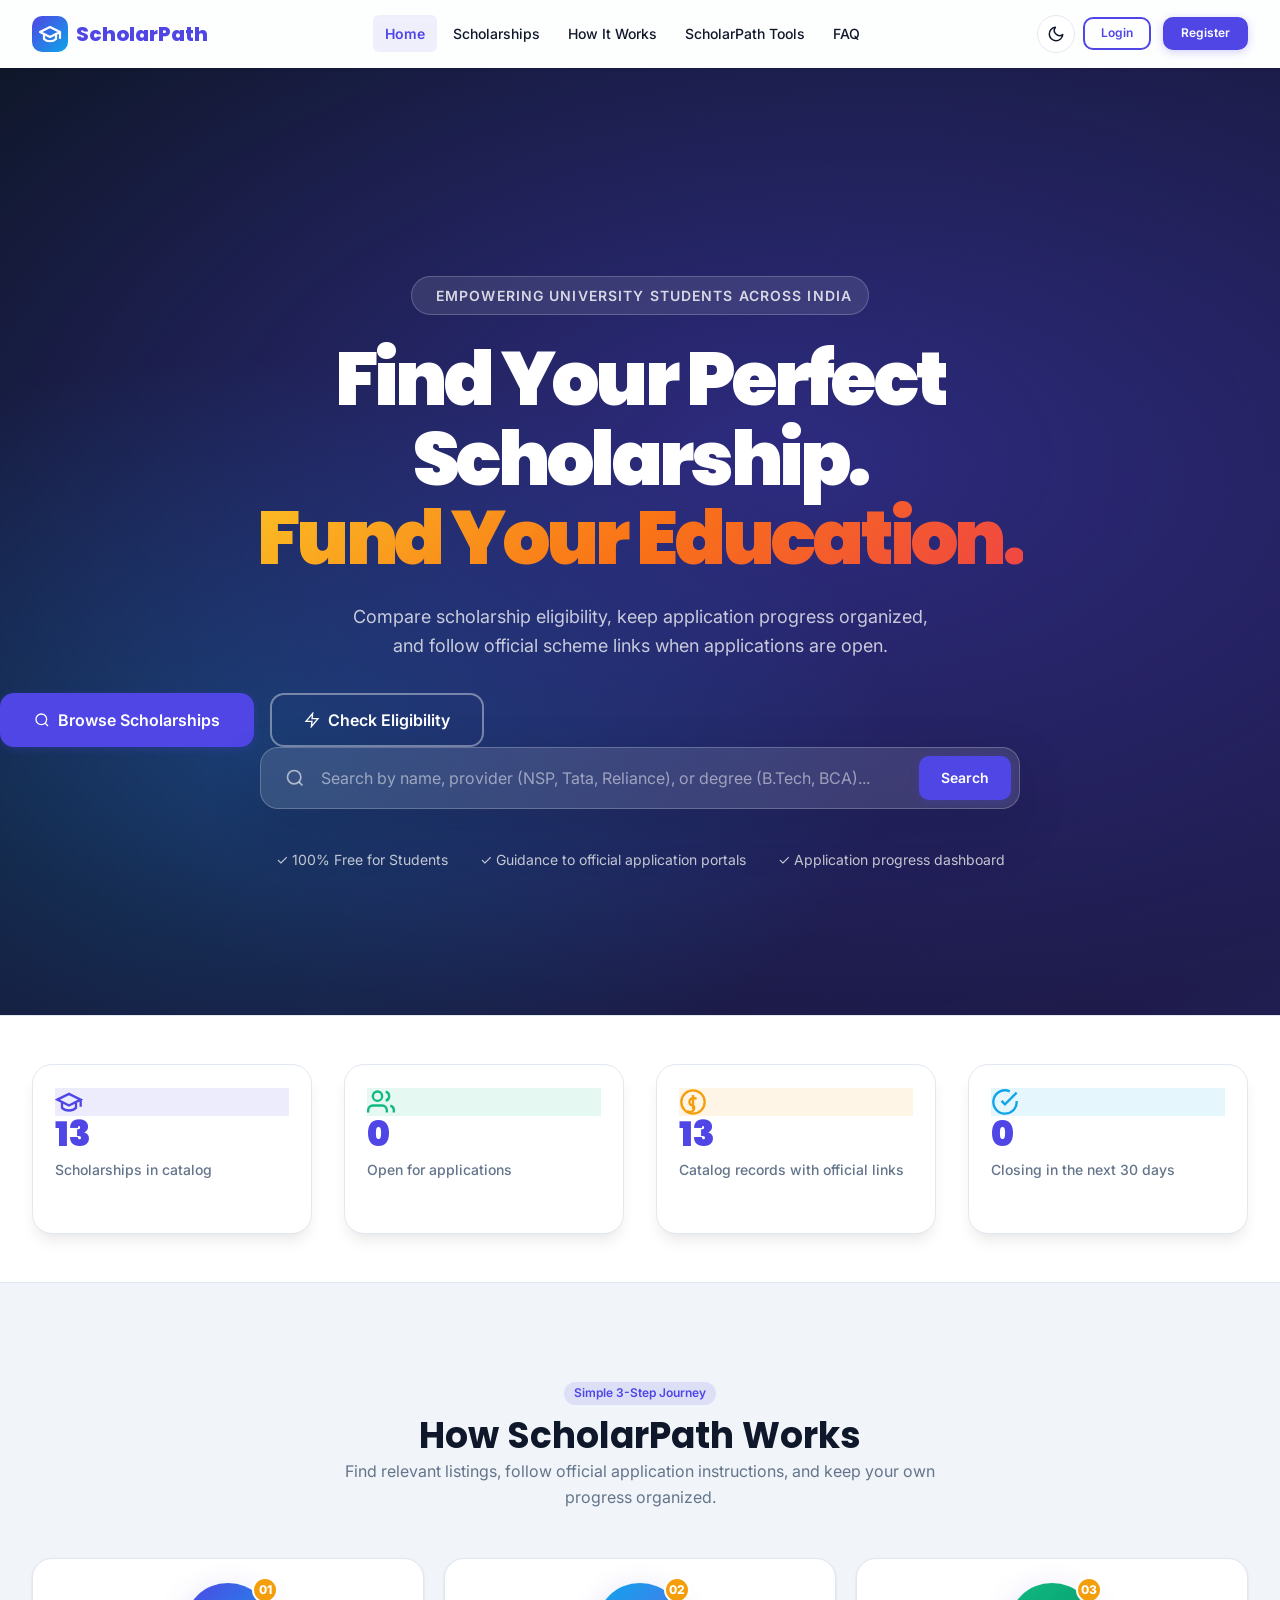
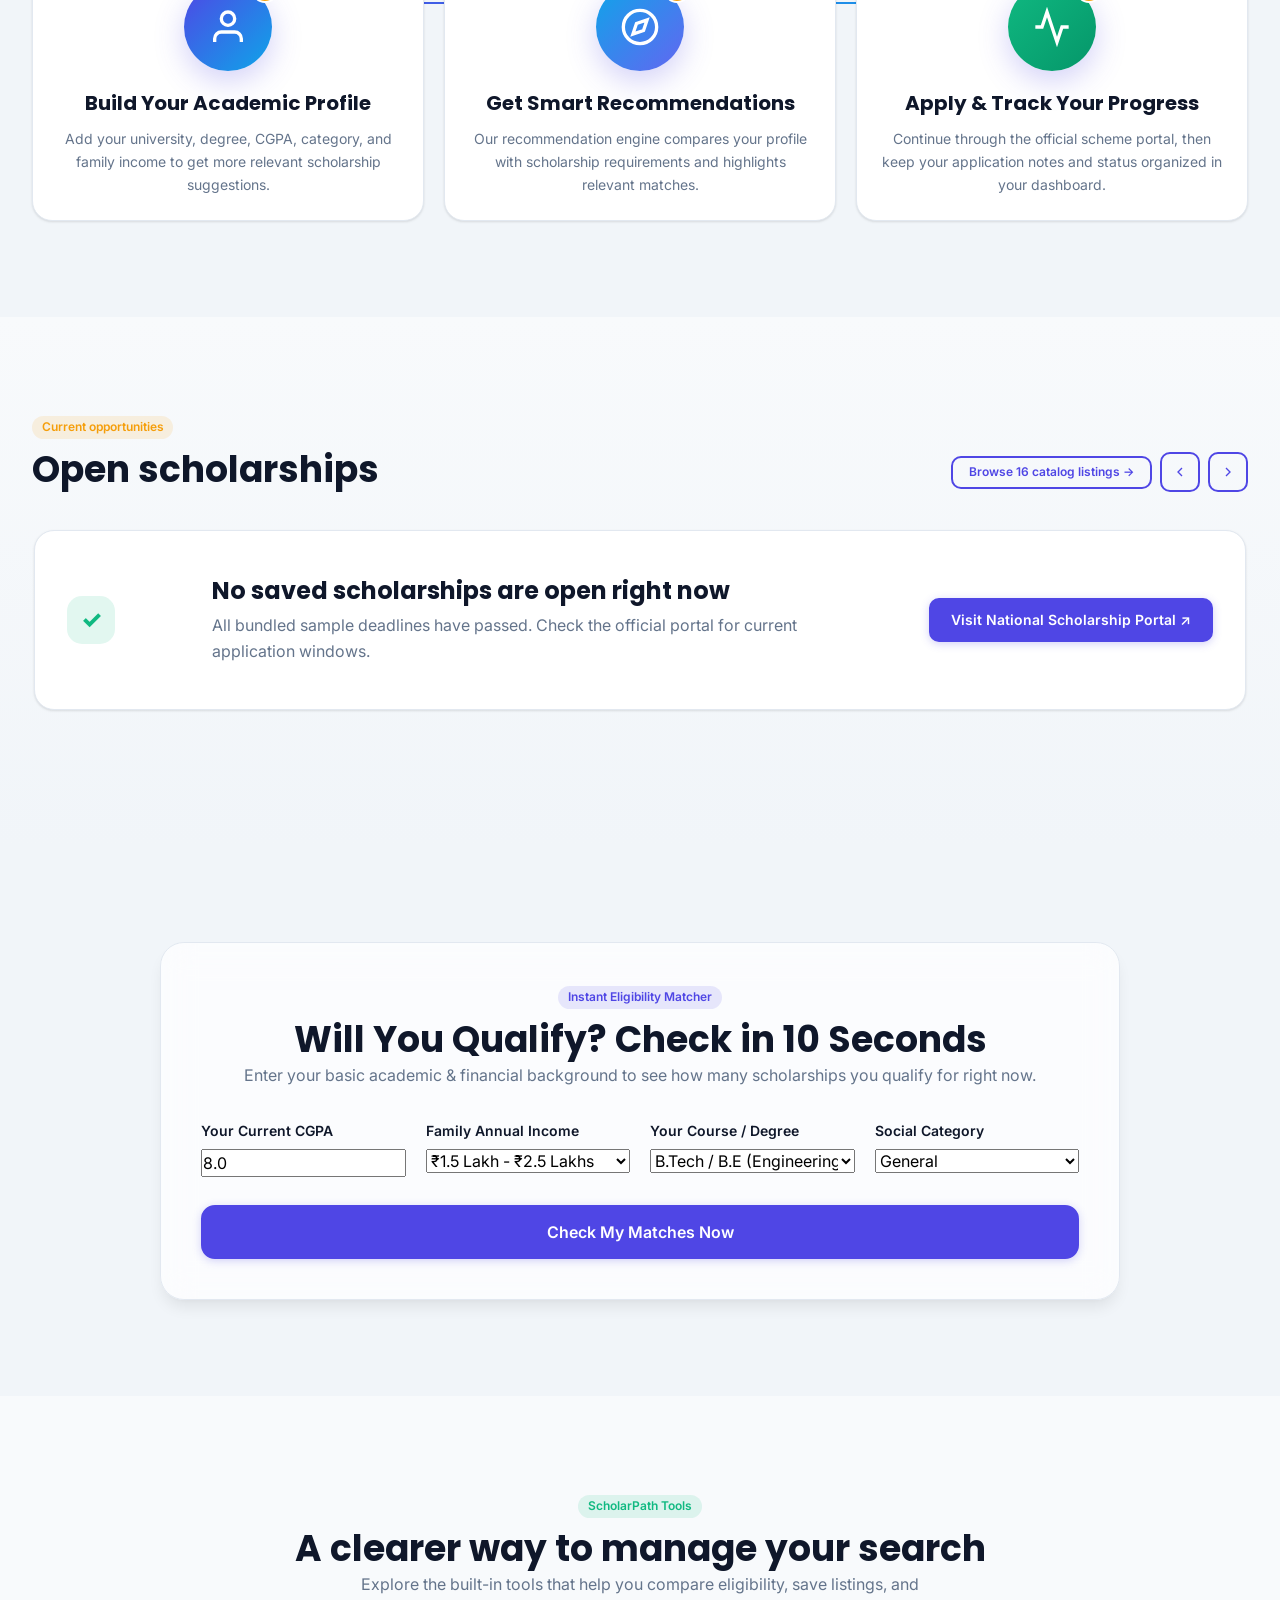
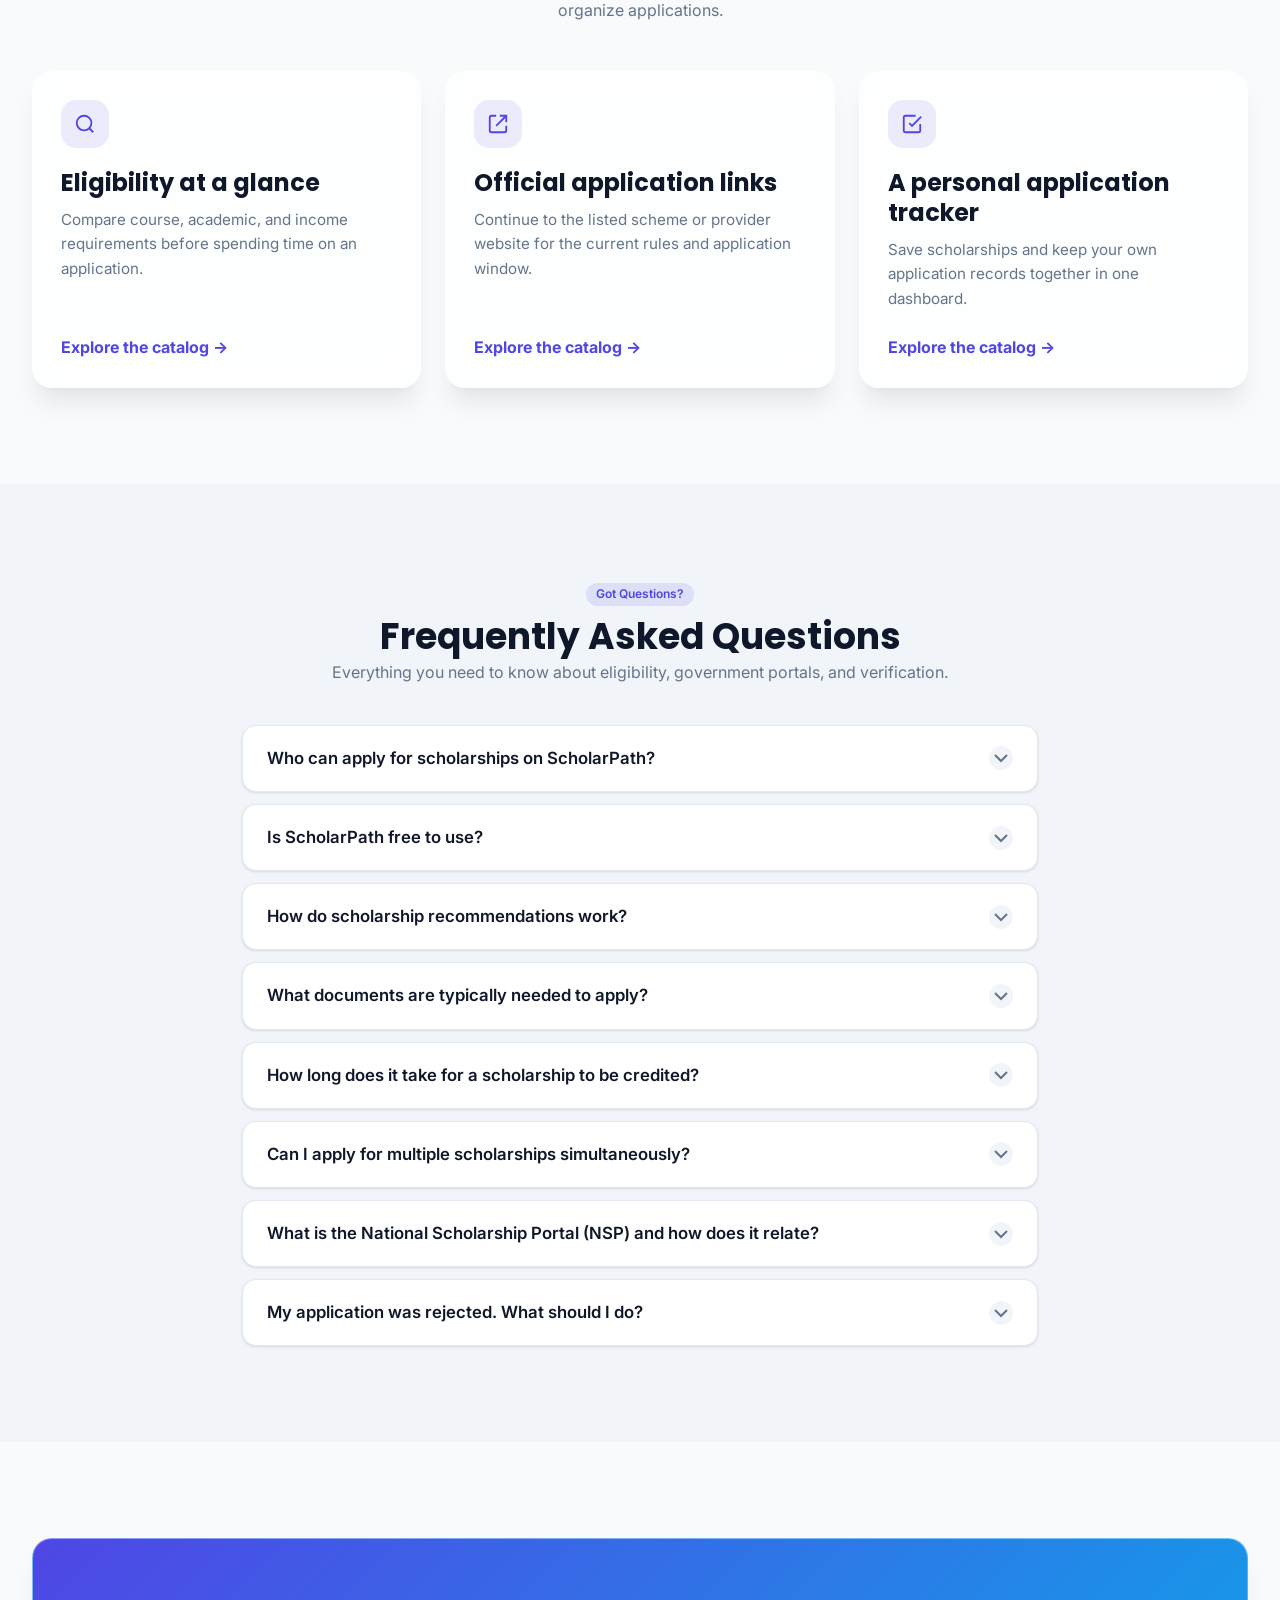
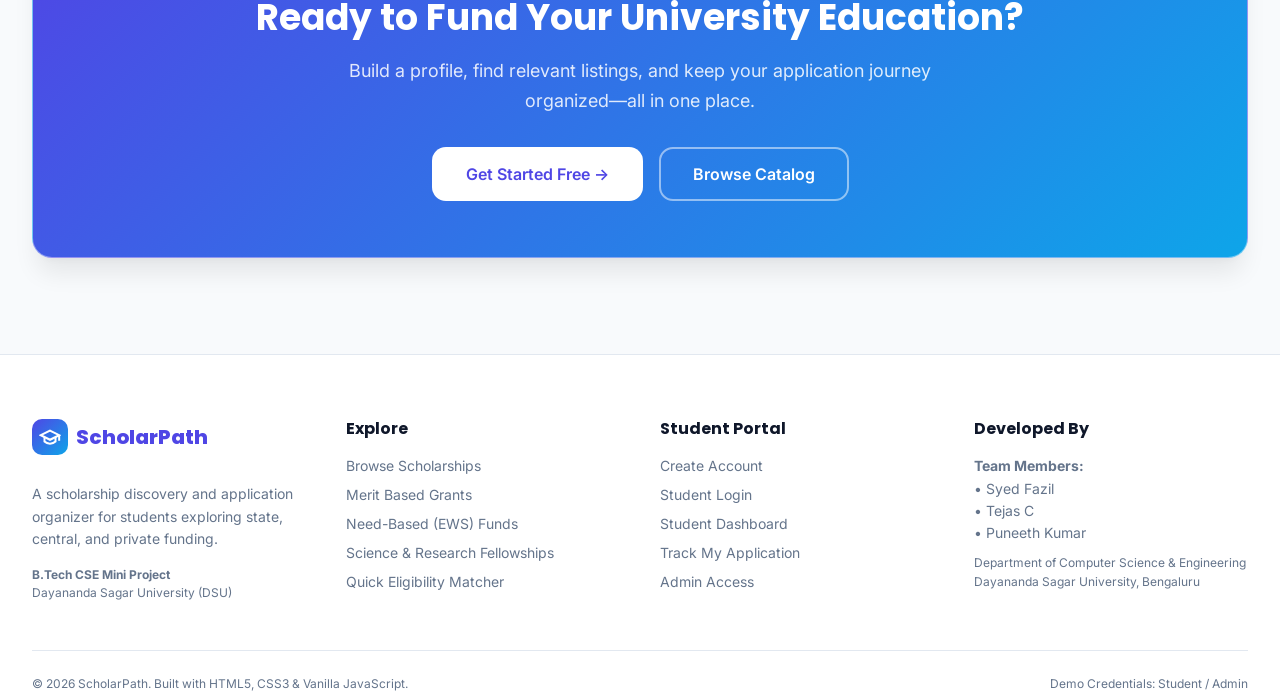
<file: dashboard.html>
<!DOCTYPE html>
<html lang="en" data-theme="light">
<head>
  <meta charset="UTF-8">
  <meta name="viewport" content="width=device-width, initial-scale=1.0">
  <title>Student Dashboard — ScholarPath</title>
  <link rel="preconnect" href="https://fonts.googleapis.com">
  <link rel="preconnect" href="https://fonts.gstatic.com" crossorigin>
  <link href="https://fonts.googleapis.com/css2?family=Inter:wght@300;400;500;600;700&family=Poppins:wght@500;600;700&display=swap" rel="stylesheet">
  <link rel="stylesheet" href="css/style.css">
</head>
<body class="dashboard-page">

  <div class="app-layout">
    
    <!-- =======================================================================
         SIDEBAR NAVIGATION
         ======================================================================= -->
    <aside class="sidebar" id="app-sidebar" aria-label="Student Navigation">
      
      <!-- Brand Header -->
      <div class="sidebar-header">
        <a href="index.html" class="navbar-brand">
          <div class="brand-logo" aria-hidden="true">
            <svg width="22" height="22" viewBox="0 0 24 24" fill="none" stroke="currentColor" stroke-width="2.2"><path d="M22 10v6M2 10l10-5 10 5-10 5z"></path><path d="M6 12v5c3 3 9 3 12 0v-5"></path></svg>
          </div>
          <span class="brand-name">Scholar<span class="text-gradient">Path</span></span>
        </a>
      </div>

      <!-- User Mini Profile -->
      <div class="sidebar-user" style="display:flex; align-items:center; gap:0.75rem; padding: 1rem; background: var(--bg-alt); border-radius: var(--radius-lg); margin: 0.5rem 1rem 1rem 1rem;">
        <div class="sidebar-user-avatar" id="sidebar-avatar" style="width:42px; height:42px; border-radius:50%; background:var(--gradient-primary); color:#fff; display:flex; align-items:center; justify-content:center; font-weight:700; font-size:1.05rem;">
          AS
        </div>
        <div style="overflow:hidden;">
          <div class="sidebar-user-name" id="sidebar-user-name" style="font-weight:600; font-size:var(--text-sm); white-space:nowrap; text-overflow:ellipsis; overflow:hidden;">Arjun Sharma</div>
          <div class="sidebar-user-email text-muted" id="sidebar-user-email" style="font-size:var(--text-xs); white-space:nowrap; text-overflow:ellipsis; overflow:hidden;">arjun@student.com</div>
        </div>
      </div>

      <!-- Nav Links -->
      <nav class="sidebar-nav" style="padding: 0 0.75rem; display:flex; flex-direction:column; gap:0.35rem;">
        <div class="sidebar-section-label" style="font-size:var(--text-xs); text-transform:uppercase; color:var(--text-muted); font-weight:700; padding: 0.5rem 0.5rem 0.25rem 0.5rem;">Main Menu</div>
        
        <a href="dashboard.html" class="sidebar-link active" aria-current="page">
          <svg width="18" height="18" viewBox="0 0 24 24" fill="none" stroke="currentColor" stroke-width="2"><rect x="3" y="3" width="7" height="7"></rect><rect x="14" y="3" width="7" height="7"></rect><rect x="14" y="14" width="7" height="7"></rect><rect x="3" y="14" width="7" height="7"></rect></svg>
          <span>Dashboard</span>
        </a>

        <a href="scholarships.html" class="sidebar-link">
          <svg width="18" height="18" viewBox="0 0 24 24" fill="none" stroke="currentColor" stroke-width="2"><circle cx="11" cy="11" r="8"></circle><line x1="21" y1="21" x2="16.65" y2="16.65"></line></svg>
          <span>Browse Scholarships</span>
        </a>

        <a href="track.html" class="sidebar-link">
          <svg width="18" height="18" viewBox="0 0 24 24" fill="none" stroke="currentColor" stroke-width="2"><polyline points="22 12 18 12 15 21 9 3 6 12 2 12"></polyline></svg>
          <span>My Applications</span>
          <span class="sidebar-badge badge badge-primary" id="sidebar-app-count">3</span>
        </a>

        <a href="scholarships.html?bookmarks=true" class="sidebar-link">
          <svg width="18" height="18" viewBox="0 0 24 24" fill="none" stroke="currentColor" stroke-width="2"><path d="M19 21l-7-5-7 5V5a2 2 0 0 1 2-2h10a2 2 0 0 1 2 2z"></path></svg>
          <span>Saved Bookmarks</span>
        </a>

        <div class="sidebar-section-label" style="font-size:var(--text-xs); text-transform:uppercase; color:var(--text-muted); font-weight:700; padding: 1.25rem 0.5rem 0.25rem 0.5rem;">Account</div>

        <a href="index.html" class="sidebar-link">
          <svg width="18" height="18" viewBox="0 0 24 24" fill="none" stroke="currentColor" stroke-width="2"><path d="M3 9l9-7 9 7v11a2 2 0 0 1-2 2H5a2 2 0 0 1-2-2z"></path></svg>
          <span>Public Portal</span>
        </a>

        <a href="javascript:void(0)" onclick="Auth.logout()" class="sidebar-link" style="color:var(--danger);">
          <svg width="18" height="18" viewBox="0 0 24 24" fill="none" stroke="currentColor" stroke-width="2"><path d="M9 21H5a2 2 0 0 1-2-2V5a2 2 0 0 1 2-2h4"></path><polyline points="16 17 21 12 16 7"></polyline><line x1="21" y1="12" x2="9" y2="12"></line></svg>
          <span>Sign Out</span>
        </a>
      </nav>

      <!-- Sidebar Footer -->
      <div class="sidebar-footer" style="margin-top:auto; padding:1rem; border-top:1px solid var(--border); font-size:var(--text-xs); color:var(--text-muted);">
        Dayananda Sagar University<br>
        B.Tech CSE Project • 2025
      </div>
    </aside>
    <div class="sidebar-overlay" id="sidebar-overlay" aria-hidden="true" onclick="toggleSidebar()"></div>

    <!-- =======================================================================
         MAIN CONTENT AREA
         ======================================================================= -->
    <main class="main-content">
      
      <!-- Topbar Header -->
      <header class="topbar" style="background:var(--surface); border-bottom:1px solid var(--border); padding:0.75rem 1.5rem; display:flex; justify-content:space-between; align-items:center; position:sticky; top:0; z-index:30;">
        <div style="display:flex; align-items:center; gap:1rem;">
          <button class="btn btn-icon btn-outline d-md-none" id="mobile-sidebar-toggle" onclick="toggleSidebar()" aria-label="Toggle navigation menu" aria-expanded="false" aria-controls="app-sidebar">
            <svg width="20" height="20" viewBox="0 0 24 24" fill="none" stroke="currentColor" stroke-width="2"><line x1="3" y1="12" x2="21" y2="12"></line><line x1="3" y1="6" x2="21" y2="6"></line><line x1="3" y1="18" x2="21" y2="18"></line></svg>
          </button>
          <div>
            <h2 style="font-size:1.25rem; margin:0;" id="topbar-greeting">Welcome back, Arjun! 👋</h2>
            <small class="text-muted" id="topbar-subtext">Dayananda Sagar University • B.Tech CSE (3rd Year)</small>
          </div>
        </div>

        <div style="display:flex; align-items:center; gap:1rem;">
          <!-- Notification Bell -->
          <button class="btn btn-icon btn-outline" id="notif-bell-btn" onclick="openNotificationsModal()" aria-label="Notifications" title="Notifications" style="position:relative;">
            <svg width="18" height="18" viewBox="0 0 24 24" fill="none" stroke="currentColor" stroke-width="2"><path d="M18 8A6 6 0 0 0 6 8c0 7-3 9-3 9h18s-3-2-3-9"></path><path d="M13.73 21a2 2 0 0 1-3.46 0"></path></svg>
            <span id="notif-unread-badge" style="position:absolute; top:4px; right:4px; width:8px; height:8px; background:var(--danger); border-radius:50%;"></span>
          </button>

          <!-- Theme Toggle -->
          <button class="theme-toggle" id="theme-toggle-btn" aria-label="Toggle theme">
            <svg class="sun-icon" width="18" height="18" viewBox="0 0 24 24" fill="none" stroke="currentColor" stroke-width="2"><circle cx="12" cy="12" r="5"></circle><line x1="12" y1="1" x2="12" y2="3"></line><line x1="12" y1="21" x2="12" y2="23"></line><line x1="4.22" y1="4.22" x2="5.64" y2="5.64"></line><line x1="18.36" y1="18.36" x2="19.78" y2="19.78"></line><line x1="1" y1="12" x2="3" y2="12"></line><line x1="21" y1="12" x2="23" y2="12"></line><line x1="4.22" y1="19.78" x2="5.64" y2="18.36"></line><line x1="18.36" y1="5.64" x2="19.78" y2="4.22"></line></svg>
            <svg class="moon-icon" width="18" height="18" viewBox="0 0 24 24" fill="none" stroke="currentColor" stroke-width="2"><path d="M21 12.79A9 9 0 1 1 11.21 3 7 7 0 0 0 21 12.79z"></path></svg>
          </button>
        </div>
      </header>

      <div class="container dashboard-content" style="padding: 1.75rem 1.5rem;">
        
        <!-- ===================================================================
             WELCOME BANNER
             =================================================================== -->
        <div class="card glass-card dashboard-welcome" style="background:var(--gradient-primary); color:#ffffff; padding:1.75rem 2rem; border-radius:var(--radius-xl); margin-bottom:1.75rem; position:relative; overflow:hidden;">
          <div style="max-width:650px; position:relative; z-index:2;">
            <span class="badge dashboard-welcome-badge" style="background:rgba(255,255,255,0.2); color:#fff; margin-bottom:0.75rem;">Your scholarship dashboard</span>
            <h1 style="color:#ffffff; font-size:1.75rem; margin-bottom:0.5rem;" id="banner-greeting-headline">Finding scholarships open to you</h1>
            <p id="dashboard-match-summary" style="color:rgba(255,255,255,0.85); font-size:0.95rem; margin-bottom:1.25rem;">
              Your open scholarship matches and application links will appear here.
            </p>
            <div style="display:flex; gap:0.75rem; flex-wrap:wrap;">
              <a href="scholarships.html" class="btn btn-sm" style="background:#ffffff; color:var(--primary); font-weight:600;">Browse All Matches →</a>
              <a href="track.html" class="btn btn-sm btn-outline" style="color:#ffffff; border-color:rgba(255,255,255,0.4);">View Submitted Tracker</a>
            </div>
          </div>
        </div>

        <!-- ===================================================================
             STATS CARDS ROW (4 METRICS)
             =================================================================== -->
        <div class="stats-grid" style="display:grid; grid-template-columns: repeat(auto-fit, minmax(220px, 1fr)); gap:1.25rem; margin-bottom:1.75rem;">
          
          <div class="card glass-card" style="padding:1.25rem;">
            <div style="display:flex; justify-content:space-between; align-items:center;">
              <div>
                <span class="text-muted" style="font-size:var(--text-xs); text-transform:uppercase; font-weight:600;">Total Submitted</span>
                <div style="font-size:1.85rem; font-weight:700; color:var(--heading); margin-top:0.25rem;" id="stat-total-submitted">3</div>
              </div>
              <div style="width:44px; height:44px; border-radius:var(--radius-md); background:rgba(79, 70, 229, 0.1); color:var(--primary); display:flex; align-items:center; justify-content:center;">
                <svg width="22" height="22" viewBox="0 0 24 24" fill="none" stroke="currentColor" stroke-width="2"><path d="M14 2H6a2 2 0 0 0-2 2v16a2 2 0 0 0 2 2h12a2 2 0 0 0 2-2V8z"></path><polyline points="14 2 14 8 20 8"></polyline><line x1="16" y1="13" x2="8" y2="13"></line><line x1="16" y1="17" x2="8" y2="17"></line><polyline points="10 9 9 9 8 9"></polyline></svg>
              </div>
            </div>
            <div style="margin-top:0.75rem; font-size:var(--text-xs); color:var(--success);">Your application history</div>
          </div>

          <div class="card glass-card" style="padding:1.25rem;">
            <div style="display:flex; justify-content:space-between; align-items:center;">
              <div>
                <span class="text-muted" style="font-size:var(--text-xs); text-transform:uppercase; font-weight:600;">Under Review / Scrutiny</span>
                <div style="font-size:1.85rem; font-weight:700; color:var(--heading); margin-top:0.25rem;" id="stat-under-review">2</div>
              </div>
              <div style="width:44px; height:44px; border-radius:var(--radius-md); background:rgba(245, 158, 11, 0.1); color:var(--warning); display:flex; align-items:center; justify-content:center;">
                <svg width="22" height="22" viewBox="0 0 24 24" fill="none" stroke="currentColor" stroke-width="2"><circle cx="12" cy="12" r="10"></circle><polyline points="12 6 12 12 16 14"></polyline></svg>
              </div>
            </div>
            <div style="margin-top:0.75rem; font-size:var(--text-xs); color:var(--warning);">In institutional verification stage</div>
          </div>

          <div class="card glass-card" style="padding:1.25rem;">
            <div style="display:flex; justify-content:space-between; align-items:center;">
              <div>
                <span class="text-muted" style="font-size:var(--text-xs); text-transform:uppercase; font-weight:600;">Approved & Sanctioned</span>
                <div style="font-size:1.85rem; font-weight:700; color:var(--heading); margin-top:0.25rem;" id="stat-approved">1</div>
              </div>
              <div style="width:44px; height:44px; border-radius:var(--radius-md); background:rgba(16, 185, 129, 0.1); color:var(--success); display:flex; align-items:center; justify-content:center;">
                <svg width="22" height="22" viewBox="0 0 24 24" fill="none" stroke="currentColor" stroke-width="2"><path d="M22 11.08V12a10 10 0 1 1-5.93-9.14"></path><polyline points="22 4 12 14.01 9 11.01"></polyline></svg>
              </div>
            </div>
            <div id="stat-approved-amount" style="margin-top:0.75rem; font-size:var(--text-xs); color:var(--success);">Approved application total</div>
          </div>

          <div class="card glass-card" style="padding:1.25rem;">
            <div style="display:flex; justify-content:space-between; align-items:center;">
              <div>
                <span class="text-muted" style="font-size:var(--text-xs); text-transform:uppercase; font-weight:600;">Saved Bookmarks</span>
                <div style="font-size:1.85rem; font-weight:700; color:var(--heading); margin-top:0.25rem;" id="stat-bookmarks">3</div>
              </div>
              <div style="width:44px; height:44px; border-radius:var(--radius-md); background:rgba(14, 165, 233, 0.1); color:var(--info); display:flex; align-items:center; justify-content:center;">
                <svg width="22" height="22" viewBox="0 0 24 24" fill="none" stroke="currentColor" stroke-width="2"><path d="M19 21l-7-5-7 5V5a2 2 0 0 1 2-2h10a2 2 0 0 1 2 2z"></path></svg>
              </div>
            </div>
            <div style="margin-top:0.75rem; font-size:var(--text-xs); color:var(--text-muted);">Saved for future applications</div>
          </div>

        </div>

        <!-- ===================================================================
             TWO COLUMN: PROFILE COMPLETION RING + UPCOMING DEADLINES
             =================================================================== -->
        <div class="dashboard-middle-grid" style="display:grid; grid-template-columns: repeat(auto-fit, minmax(320px, 1fr)); gap:1.75rem; margin-bottom:2rem;">
          
          <!-- Profile Completion Card with Animated SVG Ring -->
          <div class="card glass-card dashboard-deadlines-card" style="padding:1.75rem;">
            <div style="display:flex; justify-content:space-between; align-items:center; margin-bottom:1.25rem;">
              <h3 style="font-size:1.15rem; margin:0;">Profile Completion</h3>
              <span class="badge badge-success" id="profile-readiness">Profile details</span>
            </div>

            <div style="display:flex; align-items:center; gap:2rem; flex-wrap:wrap;">
              <!-- SVG Ring -->
              <div style="position:relative; width:120px; height:120px; flex-shrink:0;">
                <svg width="120" height="120" viewBox="0 0 120 120" style="transform: rotate(-90deg);">
                  <circle cx="60" cy="60" r="50" fill="none" stroke="var(--border)" stroke-width="10"></circle>
                  <circle cx="60" cy="60" r="50" fill="none" stroke="var(--primary)" stroke-width="10"
                          stroke-dasharray="314.159" stroke-dashoffset="31.415" stroke-linecap="round"
                          style="transition: stroke-dashoffset 1s ease-in-out;" id="profile-completion-ring"></circle>
                </svg>
                <div style="position:absolute; inset:0; display:flex; flex-direction:column; align-items:center; justify-content:center;">
                  <span id="profile-completion-percent" style="font-size:1.5rem; font-weight:700; color:var(--heading);">0%</span>
                  <span style="font-size:0.7rem; color:var(--text-muted); text-transform:uppercase;">Complete</span>
                </div>
              </div>

              <!-- Completion Checklist -->
              <div style="flex:1; font-size:var(--text-sm); display:flex; flex-direction:column; gap:0.5rem;">
                <div id="profile-personal">Personal & contact information</div>
                <div id="profile-academic">Academic information</div>
                <div id="profile-financial">Income & category information</div>
              </div>
            </div>

            <div style="margin-top:1.25rem; border-top:1px solid var(--border); padding-top:1rem;">
              <small class="text-muted">A complete profile helps tailor recommendations. The scholarship provider makes the final eligibility decision.</small>
            </div>
          </div>

          <!-- Upcoming Deadlines Card -->
          <div class="card glass-card" style="padding:1.75rem;">
            <div style="display:flex; justify-content:space-between; align-items:center; margin-bottom:1.25rem;">
              <h3 style="font-size:1.15rem; margin:0;">Upcoming Deadlines</h3>
              <a href="scholarships.html" style="font-size:var(--text-xs); color:var(--primary); font-weight:600;">View All →</a>
            </div>

            <div id="upcoming-deadlines-list" style="display:flex; flex-direction:column; gap:1rem;">
              <!-- Populated dynamically -->
            </div>
          </div>

        </div>

        <!-- ===================================================================
             SMART AI-RECOMMENDED SCHOLARSHIPS
             =================================================================== -->
        <section style="margin-bottom:2.5rem;">
          <div style="display:flex; justify-content:space-between; align-items:center; margin-bottom:1.25rem; flex-wrap:wrap; gap:0.75rem;">
            <div>
              <span class="badge badge-primary">Open to applications</span>
              <h2 style="font-size:1.35rem; margin:0.35rem 0 0 0;">Open scholarship matches</h2>
            </div>
            <a href="scholarships.html" class="btn btn-outline btn-sm">Browse scholarship catalog →</a>
          </div>

          <div class="dashboard-scholarship-grid" style="display:grid; grid-template-columns: repeat(auto-fit, minmax(310px, 1fr)); gap:1.25rem;" id="recommended-scholarships-grid" aria-live="polite">
            <!-- Dynamically populated with smart match scores -->
          </div>
        </section>

        <!-- ===================================================================
             RECENT APPLICATIONS TRACKER TABLE
             =================================================================== -->
        <section style="margin-bottom:2.5rem;">
          <div style="display:flex; justify-content:space-between; align-items:center; margin-bottom:1.25rem;">
            <div>
              <h2 style="font-size:1.35rem; margin:0;">Application Milestones</h2>
              <p class="text-muted" style="margin:0.2rem 0 0 0; font-size:var(--text-sm);">Review the application records and status updates saved in ScholarPath.</p>
            </div>
            <a href="track.html" class="btn btn-primary btn-sm">Full Tracker View →</a>
          </div>

          <div class="card" style="padding:0; overflow-x:auto; border:1px solid var(--border);">
            <table class="table" style="width:100%; border-collapse:collapse; text-align:left; font-size:var(--text-sm);">
              <thead>
                <tr style="background:var(--bg-alt); border-bottom:1px solid var(--border);">
                  <th style="padding:0.875rem 1rem;">Application ID</th>
                  <th style="padding:0.875rem 1rem;">Scholarship Name</th>
                  <th style="padding:0.875rem 1rem;">Submitted Date</th>
                  <th style="padding:0.875rem 1rem;">Award Amount</th>
                  <th style="padding:0.875rem 1rem;">Current Status</th>
                  <th style="padding:0.875rem 1rem; text-align:right;">Action</th>
                </tr>
              </thead>
              <tbody id="dashboard-recent-apps-body">
                <!-- Dynamically populated from Storage -->
              </tbody>
            </table>
          </div>
        </section>

      </div>
    </main>
  </div>

  <!-- Toast Container -->
  <div id="toast-container" aria-live="polite"></div>

  <!-- Core Scripts -->
  <script src="js/data.js"></script>
  <script src="js/storage.js"></script>
  <script src="js/ui.js"></script>
  <script src="js/auth.js"></script>

  <script>
    document.addEventListener('DOMContentLoaded', () => {
      // 1. Route Guard: Must be signed in as student
      Auth.requireAuth();
      Auth.requireStudent();

      UI.initTheme();

      const currentUser = Auth.getCurrentUser();
      if (!currentUser) return;

      // 2. Populate User details in header and sidebar
      setupUserDisplay(currentUser);
      renderProfileCompletion(currentUser);

      // 3. Populate Dashboard Stats
      renderDashboardStats(currentUser);

      // 4. Show currently open scholarships and their application links
      renderOpenScholarshipOverview(currentUser);

      // 5. Render Upcoming Deadlines
      renderUpcomingDeadlines();

      // 6. Render Top Recommended Scholarships
      renderRecommendedScholarships(currentUser);

      // 7. Render Recent Applications
      renderRecentApplications(currentUser);
    });

    function setupUserDisplay(user) {
      const name = user.name || 'Arjun Sharma';
      const initials = name.split(' ').map(n=>n[0]).join('').slice(0, 2);

      const avatar = document.getElementById('sidebar-avatar');
      if (avatar) avatar.textContent = initials;

      const userName = document.getElementById('sidebar-user-name');
      if (userName) userName.textContent = name;

      const userEmail = document.getElementById('sidebar-user-email');
      if (userEmail) userEmail.textContent = user.email || 'student@dsu.edu.in';

      // Greeting
      const greetingEl = document.getElementById('topbar-greeting');
      const hour = new Date().getHours();
      let timeGreeting = 'Good morning';
      if (hour >= 12 && hour < 17) timeGreeting = 'Good afternoon';
      else if (hour >= 17) timeGreeting = 'Good evening';

      if (greetingEl) greetingEl.textContent = `${timeGreeting}, ${name.split(' ')[0]}! 👋`;

      const subtext = document.getElementById('topbar-subtext');
      if (subtext) subtext.textContent = `${user.institution || 'Dayananda Sagar University'} • ${user.course || 'B.Tech CSE'} (Year ${user.year || 3})`;
    }

    function renderProfileCompletion(user) {
      const personalComplete = Boolean(user.name && user.email);
      const academicComplete = Boolean(
        user.institution && user.course && user.year &&
        user.cgpa !== undefined && user.cgpa !== null && user.cgpa !== ''
      );
      const financialComplete = Boolean(
        user.category && user.income !== undefined && user.income !== null && user.income !== ''
      );
      const checks = [
        ['profile-personal', personalComplete, 'Personal & contact information'],
        ['profile-academic', academicComplete, 'Academic information'],
        ['profile-financial', financialComplete, 'Income & category information']
      ];
      const completed = checks.filter(([, isComplete]) => isComplete).length;
      const percent = Math.round((completed / checks.length) * 100);
      const percentEl = document.getElementById('profile-completion-percent');
      const ring = document.getElementById('profile-completion-ring');
      const badge = document.getElementById('profile-readiness');

      if (percentEl) percentEl.textContent = `${percent}%`;
      if (ring) ring.setAttribute('stroke-dashoffset', String(314.159 * (1 - percent / 100)));
      if (badge) {
        badge.textContent = percent === 100 ? 'Profile complete' : 'Profile needs details';
        badge.classList.toggle('badge-success', percent === 100);
        badge.classList.toggle('badge-warning', percent < 100);
      }

      checks.forEach(([id, isComplete, label]) => {
        const element = document.getElementById(id);
        if (!element) return;
        element.textContent = `${isComplete ? '✓' : '○'} ${label}`;
        element.style.color = isComplete ? 'var(--success)' : 'var(--text-muted)';
      });
    }

    function renderDashboardStats(user) {
      const apps = Storage.getApplications(user.id);
      const bookmarks = Storage.getBookmarks(user.id);

      const submittedCount = apps.length;
      const underReviewCount = apps.filter(a => a.status === 'Under Review' || a.status === 'Verified').length;
      const approvedCount = apps.filter(a => a.status === 'Approved').length;

      document.getElementById('stat-total-submitted').textContent = submittedCount;
      document.getElementById('stat-under-review').textContent = underReviewCount;
      document.getElementById('stat-approved').textContent = approvedCount;
      document.getElementById('stat-bookmarks').textContent = bookmarks.length;
      document.getElementById('sidebar-app-count').textContent = submittedCount;

      const approvedTotal = apps
        .filter(a => a.status === 'Approved')
        .reduce((total, app) => total + (Number(app.amount) || 0), 0);
      const approvedAmount = document.getElementById('stat-approved-amount');
      if (approvedAmount) {
        approvedAmount.textContent = approvedTotal
          ? `₹${approvedTotal.toLocaleString('en-IN')} approved`
          : 'No approved award yet';
      }
    }

    function getOpenScholarships() {
      return Storage.getScholarships().filter(s => {
        const days = UI.daysUntil(s.deadline);
        return Number.isFinite(days) && days >= 0;
      });
    }

    function renderOpenScholarshipOverview(user) {
      const openScholarships = getOpenScholarships();
      const headline = document.getElementById('banner-greeting-headline');
      const summary = document.getElementById('dashboard-match-summary');
      if (!headline || !summary) return;

      if (openScholarships.length === 0) {
        headline.textContent = 'No saved scholarship deadlines are currently open';
        summary.innerHTML = `The sample listings have passed their deadlines. Check the <a href="https://scholarships.gov.in/" target="_blank" rel="noopener noreferrer" style="color:#fff;text-decoration:underline;">National Scholarship Portal</a> for current application windows, or review the saved catalog for the next cycle.`;
        return;
      }

      const highMatches = openScholarships.filter(s =>
        UI.calculateRecommendationScore(user, s) >= 70
      ).length;
      headline.textContent = `${openScholarships.length} scholarship${openScholarships.length === 1 ? '' : 's'} open for applications`;
      summary.textContent = highMatches
        ? `${highMatches} open ${highMatches === 1 ? 'listing is' : 'listings are'} a strong match for your profile. Open a listing below to continue to its official application site.`
        : 'Compare eligibility and deadlines, then continue to the official application site.';
    }

    function renderUpcomingDeadlines() {
      const list = document.getElementById('upcoming-deadlines-list');
      if (!list) return;

      const sorted = getOpenScholarships()
        .sort((a, b) => UI.daysUntil(a.deadline) - UI.daysUntil(b.deadline))
        .slice(0, 3);

      if (sorted.length === 0) {
        list.innerHTML = `
          <div class="dashboard-empty-state">
            <p>No scholarships in the saved catalog have an open deadline right now.</p>
            <a href="https://scholarships.gov.in/" target="_blank" rel="noopener noreferrer" class="btn btn-primary btn-sm">Check the official NSP portal ↗</a>
            <a href="scholarships.html" class="dashboard-inline-link">Browse saved listings for the next cycle</a>
          </div>`;
        return;
      }

      list.innerHTML = sorted.map(s => {
        const days = UI.daysUntil(s.deadline);
        const deadlineClass = UI.getDeadlineClass(s.deadline);
        const officialLink = UI.getOfficialApplyLink(s);
        return `
          <div class="dashboard-deadline-row">
            <div>
              <div class="dashboard-scholarship-name">${s.name}</div>
              <small class="text-muted">${s.provider} • ${s.amountDisplay || `₹${Number(s.amount).toLocaleString('en-IN')}`}</small>
            </div>
            <div class="dashboard-deadline-action">
              <span class="badge ${deadlineClass}">${days > 0 ? `${days} days left` : 'Closes today'}</span>
              ${officialLink
                ? `<a href="${officialLink}" target="_blank" rel="noopener noreferrer" class="dashboard-inline-link">Official site ↗</a>`
                : `<a href="apply.html?id=${encodeURIComponent(s.id)}" class="dashboard-inline-link">Prepare application →</a>`}
            </div>
          </div>
        `;
      }).join('');
    }

    function renderRecommendedScholarships(user) {
      const grid = document.getElementById('recommended-scholarships-grid');
      if (!grid) return;

      const scholarships = getOpenScholarships();
      const bookmarks = Storage.getBookmarks(user.id);

      // Score each scholarship
      const scored = scholarships.map(s => ({
        ...s,
        score: UI.calculateRecommendationScore(user, s)
      })).sort((a, b) => b.score - a.score).slice(0, 3);

      if (scored.length === 0) {
        grid.innerHTML = `
          <div class="dashboard-empty-state dashboard-no-matches">
            <h3>No open matches to apply for yet</h3>
            <p>These demo listings have expired deadlines. Check the official portal for current opportunities, or save this catalog for the next application cycle.</p>
            <div>
              <a href="https://scholarships.gov.in/" target="_blank" rel="noopener noreferrer" class="btn btn-primary">Visit National Scholarship Portal ↗</a>
              <a href="scholarships.html" class="btn btn-outline">Browse saved listings</a>
            </div>
          </div>`;
        return;
      }

      grid.innerHTML = scored.map(s => {
        const isBookmarked = bookmarks.includes(s.id);
        const amountStr = s.amountDisplay || `₹${s.amount.toLocaleString('en-IN')}/year`;
        const officialLink = UI.getOfficialApplyLink(s);
        return `
          <article class="card glass-card dashboard-scholarship-card">
            <div>
              <div style="display:flex; justify-content:space-between; align-items:flex-start; margin-bottom:0.75rem;">
                <span class="badge badge-success" style="font-weight:700;">${s.score}% profile match</span>
                <button class="btn btn-icon btn-ghost bookmark-btn" onclick="toggleDashboardBookmark('${s.id}', this)" title="${isBookmarked ? 'Remove Bookmark' : 'Save Scholarship'}" aria-label="${isBookmarked ? 'Remove bookmark' : 'Save scholarship'}" style="color:${isBookmarked ? 'var(--primary)' : 'var(--text-muted)'}; padding:4px;">
                  <svg width="20" height="20" viewBox="0 0 24 24" fill="${isBookmarked ? 'currentColor' : 'none'}" stroke="currentColor" stroke-width="2"><path d="M19 21l-7-5-7 5V5a2 2 0 0 1 2-2h10a2 2 0 0 1 2 2z"></path></svg>
                </button>
              </div>

              <h3 style="font-size:1.1rem; margin:0 0 0.35rem 0; line-height:1.4;">${s.name}</h3>
              <p class="text-muted" style="font-size:0.85rem; margin-bottom:0.75rem;">${s.provider}</p>

              <div class="dashboard-scholarship-meta">
                <span>Min CGPA: <strong>${s.eligibility?.minCGPA ?? 'Open'}</strong></span>
                <span class="dashboard-deadline-pill">${UI.daysUntil(s.deadline) === 0 ? 'Closes today' : `${UI.daysUntil(s.deadline)} days left`}</span>
              </div>
            </div>

            <div class="dashboard-scholarship-footer">
              <div>
                <small class="text-muted" style="font-size:0.75rem; display:block;">Grant Amount</small>
                <strong style="color:var(--success); font-size:1.1rem;">${amountStr}</strong>
              </div>
              <div class="dashboard-scholarship-actions">
                ${officialLink
                  ? `<a href="${officialLink}" target="_blank" rel="noopener noreferrer" class="btn btn-sm btn-primary">Official site ↗</a>`
                  : `<a href="apply.html?id=${encodeURIComponent(s.id)}" class="btn btn-sm btn-primary">Prepare application</a>`}
                <a href="apply.html?id=${encodeURIComponent(s.id)}" class="btn btn-sm btn-outline">ScholarPath form</a>
              </div>
            </div>
          </article>
        `;
      }).join('');
    }

    function renderRecentApplications(user) {
      const tbody = document.getElementById('dashboard-recent-apps-body');
      if (!tbody) return;

      const apps = Storage.getApplications(user.id);
      if (apps.length === 0) {
        tbody.innerHTML = `<tr><td colspan="6" class="text-center text-muted" style="padding:2rem;">No applications submitted yet. Browse our catalog to apply!</td></tr>`;
        return;
      }

      tbody.innerHTML = apps.slice(0, 5).map(app => `
        <tr style="border-bottom:1px solid var(--border);">
          <td style="padding:0.875rem 1rem;"><strong class="font-mono" style="color:var(--primary);">${app.id}</strong></td>
          <td style="padding:0.875rem 1rem;">
            <div style="font-weight:600; color:var(--heading);">${app.scholarshipName}</div>
            <small class="text-muted">${app.provider || ''}</small>
          </td>
          <td style="padding:0.875rem 1rem;">${UI.formatDate(app.submittedAt)}</td>
          <td style="padding:0.875rem 1rem;"><strong>${app.amountDisplay || `₹${app.amount}`}</strong></td>
          <td style="padding:0.875rem 1rem;">
            <span class="badge ${getBadgeClass(app.status)}">${app.status}</span>
          </td>
          <td style="padding:0.875rem 1rem; text-align:right;">
            <a href="track.html" class="btn btn-sm btn-outline">Track Status →</a>
          </td>
        </tr>
      `).join('');
    }

    function getBadgeClass(status) {
      switch (status) {
        case 'Approved': return 'badge-success';
        case 'Verified': return 'badge-primary';
        case 'Under Review': return 'badge-warning';
        case 'Rejected': return 'badge-danger';
        default: return 'badge-info';
      }
    }

    function toggleDashboardBookmark(scholarshipId, btn) {
      const user = Auth.getCurrentUser();
      if (!user) return;
      const isNowBookmarked = Storage.toggleBookmark(user.id, scholarshipId);

      const svg = btn.querySelector('svg');
      if (isNowBookmarked) {
        btn.style.color = 'var(--primary)';
        svg.setAttribute('fill', 'currentColor');
        UI.showToast('Scholarship saved to your bookmarks.', 'success');
      } else {
        btn.style.color = 'var(--text-muted)';
        svg.setAttribute('fill', 'none');
        UI.showToast('Scholarship removed from bookmarks.', 'info');
      }
      renderDashboardStats(user);
    }

    function openNotificationsModal() {
      const user = Auth.getCurrentUser();
      if (!user) return;

      const notifs = Storage.getNotifications(user.id);
      const contentHTML = notifs.length === 0 ? `
        <p class="text-muted text-center" style="padding:2rem;">No new notifications.</p>
      ` : `
        <div style="display:flex; flex-direction:column; gap:0.75rem; max-height:60vh; overflow-y:auto;">
          ${notifs.map(n => `
            <div style="padding:0.75rem 1rem; border-radius:var(--radius-md); background:${n.read ? 'var(--surface)' : 'rgba(79, 70, 229, 0.08)'}; border:1px solid var(--border);">
              <div style="display:flex; justify-content:space-between; align-items:center; margin-bottom:0.25rem;">
                <strong style="color:var(--heading); font-size:var(--text-sm);">${n.title || 'Update'}</strong>
                <small class="text-muted">${UI.formatDate(n.timestamp)}</small>
              </div>
              <p style="margin:0; font-size:var(--text-sm); color:var(--text); line-height:1.5;">${n.message}</p>
            </div>
          `).join('')}
        </div>
      `;

      UI.showModal('Notifications', contentHTML, [
        {
          label: 'Mark All Read',
          className: 'btn-outline',
          onClick: () => {
            notifs.forEach(n => Storage.markNotificationRead(user.id, n.id));
            const badge = document.getElementById('notif-unread-badge');
            if (badge) badge.style.display = 'none';
            UI.closeModal();
            UI.showToast('All notifications marked as read.', 'info');
          }
        },
        {
          label: 'Close',
          className: 'btn-primary',
          onClick: () => UI.closeModal()
        }
      ]);
    }

    function toggleSidebar() {
      const sidebar = document.getElementById('app-sidebar');
      if (!sidebar) return;
      const isOpen = sidebar.classList.toggle('open');
      const overlay = document.getElementById('sidebar-overlay');
      const toggle = document.getElementById('mobile-sidebar-toggle');
      if (overlay) {
        overlay.classList.toggle('show', isOpen);
        overlay.setAttribute('aria-hidden', String(!isOpen));
      }
      if (toggle) toggle.setAttribute('aria-expanded', String(isOpen));
    }
  </script>
</body>
</html>
</file>
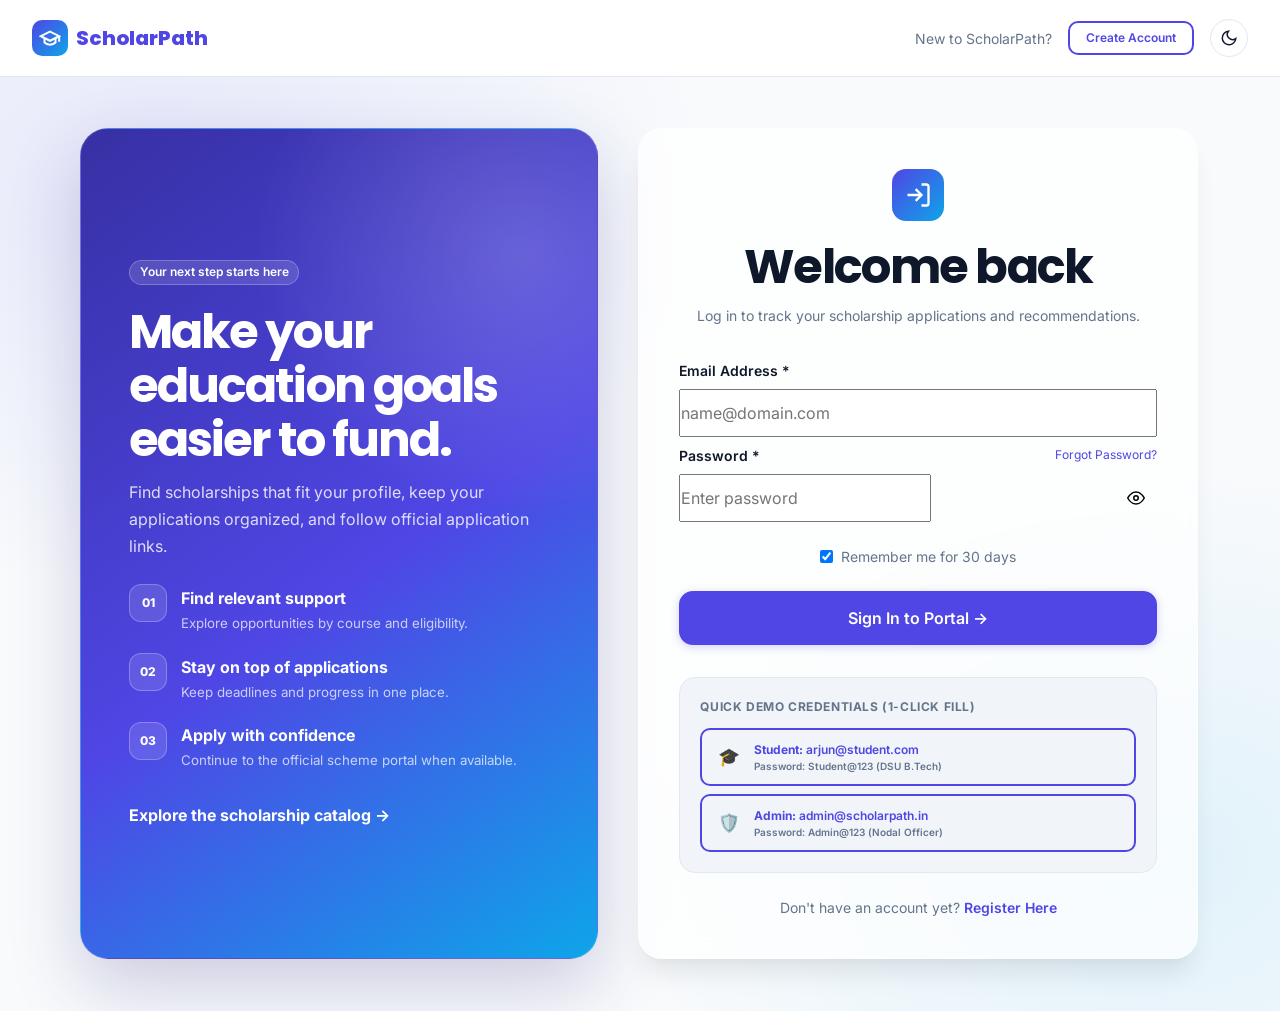
<file: login.html>
<!DOCTYPE html>
<html lang="en" data-theme="light">
<head>
  <meta charset="UTF-8">
  <meta name="viewport" content="width=device-width, initial-scale=1.0">
  <title>Sign In — ScholarPath</title>
  <link rel="preconnect" href="https://fonts.googleapis.com">
  <link rel="preconnect" href="https://fonts.gstatic.com" crossorigin>
  <link href="https://fonts.googleapis.com/css2?family=Inter:wght@300;400;500;600;700&family=Poppins:wght@500;600;700&display=swap" rel="stylesheet">
  <link rel="stylesheet" href="css/style.css">
</head>
<body class="login-page">

  <!-- Navbar -->
  <header class="login-header">
    <div class="container login-header-inner">
      <a href="index.html" class="navbar-brand">
        <div class="brand-logo">
          <svg width="22" height="22" viewBox="0 0 24 24" fill="none" stroke="currentColor" stroke-width="2.2"><path d="M22 10v6M2 10l10-5 10 5-10 5z"></path><path d="M6 12v5c3 3 9 3 12 0v-5"></path></svg>
        </div>
        <span class="brand-name">Scholar<span class="text-gradient">Path</span></span>
      </a>

      <div style="display:flex; align-items:center; gap:1rem;">
        <span class="text-muted" style="font-size:var(--text-sm);">New to ScholarPath?</span>
        <a href="register.html" class="btn btn-outline btn-sm">Create Account</a>
        <button class="theme-toggle" id="theme-toggle-btn" aria-label="Toggle theme">
          <svg class="sun-icon" width="18" height="18" viewBox="0 0 24 24" fill="none" stroke="currentColor" stroke-width="2"><circle cx="12" cy="12" r="5"></circle><line x1="12" y1="1" x2="12" y2="3"></line><line x1="12" y1="21" x2="12" y2="23"></line><line x1="4.22" y1="4.22" x2="5.64" y2="5.64"></line><line x1="18.36" y1="18.36" x2="19.78" y2="19.78"></line><line x1="1" y1="12" x2="3" y2="12"></line><line x1="21" y1="12" x2="23" y2="12"></line><line x1="4.22" y1="19.78" x2="5.64" y2="18.36"></line><line x1="18.36" y1="5.64" x2="19.78" y2="4.22"></line></svg>
          <svg class="moon-icon" width="18" height="18" viewBox="0 0 24 24" fill="none" stroke="currentColor" stroke-width="2"><path d="M21 12.79A9 9 0 1 1 11.21 3 7 7 0 0 0 21 12.79z"></path></svg>
        </button>
      </div>
    </div>
  </header>

  <!-- Login Main -->
  <main class="login-main">
    <div class="login-layout">
      <aside class="login-promo">
        <span class="badge">Your next step starts here</span>
        <h2>Make your education goals easier to fund.</h2>
        <p>Find scholarships that fit your profile, keep your applications organized, and follow official application links.</p>
        <div class="login-benefits">
          <div>
            <span class="login-benefit-icon" aria-hidden="true">01</span>
            <span><strong>Find relevant support</strong><small>Explore opportunities by course and eligibility.</small></span>
          </div>
          <div>
            <span class="login-benefit-icon" aria-hidden="true">02</span>
            <span><strong>Stay on top of applications</strong><small>Keep deadlines and progress in one place.</small></span>
          </div>
          <div>
            <span class="login-benefit-icon" aria-hidden="true">03</span>
            <span><strong>Apply with confidence</strong><small>Continue to the official scheme portal when available.</small></span>
          </div>
        </div>
        <a class="login-promo-link" href="scholarships.html">Explore the scholarship catalog <span aria-hidden="true">→</span></a>
      </aside>

      <section class="card glass-card login-card">
      
      <!-- Header -->
      <div class="text-center login-card-heading" style="margin-bottom: 2rem;">
        <div style="width:52px; height:52px; margin:0 auto 1rem auto; background:var(--gradient-primary); border-radius:var(--radius-lg); display:flex; align-items:center; justify-content:center; color:#fff;">
          <svg width="28" height="28" viewBox="0 0 24 24" fill="none" stroke="currentColor" stroke-width="2"><path d="M15 3h4a2 2 0 0 1 2 2v14a2 2 0 0 1-2 2h-4"></path><polyline points="10 17 15 12 10 7"></polyline><line x1="15" y1="12" x2="3" y2="12"></line></svg>
        </div>
        <h1>Welcome back</h1>
        <p class="text-muted" style="font-size: var(--text-sm);">Log in to track your scholarship applications and recommendations.</p>
      </div>

      <!-- Login Form -->
      <form id="login-form" onsubmit="handleLoginSubmit(event)" novalidate>
        
        <div class="form-group">
          <label class="form-label" for="login-email">Email Address *</label>
          <input type="email" id="login-email" class="form-input" required placeholder="name@domain.com" autocomplete="email">
          <span class="form-error" id="err-login-email"></span>
        </div>

        <div class="form-group">
          <div style="display:flex; justify-content:space-between; align-items:center;">
            <label class="form-label" for="login-password">Password *</label>
            <a href="javascript:void(0)" onclick="handleForgotPassword()" style="font-size:var(--text-xs); color:var(--primary); text-decoration:none;">Forgot Password?</a>
          </div>
          <div style="position:relative;">
            <input type="password" id="login-password" class="form-input" required placeholder="Enter password" autocomplete="current-password">
            <button type="button" class="btn-icon" onclick="togglePasswordVisibility('login-password', this)" style="position:absolute; right:8px; top:50%; transform:translateY(-50%); background:none; border:none; padding:4px;" title="Show/hide password">
              <svg width="18" height="18" viewBox="0 0 24 24" fill="none" stroke="currentColor" stroke-width="2"><path d="M1 12s4-8 11-8 11 8 11 8-4 8-11 8-11-8-11-8z"></path><circle cx="12" cy="12" r="3"></circle></svg>
            </button>
          </div>
          <span class="form-error" id="err-login-password"></span>
        </div>

        <div class="form-group" style="display:flex; justify-content:space-between; align-items:center; margin:1rem 0 1.5rem 0;">
          <label style="display:flex; align-items:center; gap:0.5rem; cursor:pointer; font-size:var(--text-sm); color:var(--text-muted);">
            <input type="checkbox" id="login-remember" checked style="cursor:pointer;">
            <span>Remember me for 30 days</span>
          </label>
        </div>

        <button type="submit" class="btn btn-primary btn-block btn-lg" id="btn-login-submit">
          Sign In to Portal →
        </button>

      </form>

      <!-- One-click Demo Credentials Helper Box -->
      <div class="login-demo" style="margin-top:2rem; padding:1.25rem; background:var(--bg-alt); border:1px solid var(--border); border-radius:var(--radius-lg);">
        <div style="font-size:var(--text-xs); font-weight:700; text-transform:uppercase; letter-spacing:0.05em; color:var(--text-muted); margin-bottom:0.75rem;">
          Quick Demo Credentials (1-Click Fill)
        </div>
        <div style="display:flex; flex-direction:column; gap:0.5rem;">
          <button type="button" class="btn btn-sm btn-outline btn-block" style="text-align:left; justify-content:flex-start;" onclick="fillDemo('student')">
            <span style="font-size:1.1rem; margin-right:6px;">🎓</span>
            <div>
              <strong>Student:</strong> arjun@student.com
              <small class="text-muted" style="display:block;">Password: Student@123 (DSU B.Tech)</small>
            </div>
          </button>
          
          <button type="button" class="btn btn-sm btn-outline btn-block" style="text-align:left; justify-content:flex-start;" onclick="fillDemo('admin')">
            <span style="font-size:1.1rem; margin-right:6px;">🛡️</span>
            <div>
              <strong>Admin:</strong> admin@scholarpath.in
              <small class="text-muted" style="display:block;">Password: Admin@123 (Nodal Officer)</small>
            </div>
          </button>
        </div>
      </div>

      <!-- Footer Note -->
      <div class="text-center" style="margin-top:1.5rem; font-size:var(--text-sm); color:var(--text-muted);">
        Don't have an account yet? <a href="register.html" style="color:var(--primary); font-weight:600;">Register Here</a>
      </div>

      </section>
    </div>
  </main>

  <!-- Toast Container -->
  <div id="toast-container" aria-live="polite"></div>

  <!-- Scripts -->
  <script src="js/data.js"></script>
  <script src="js/storage.js"></script>
  <script src="js/ui.js"></script>
  <script src="js/auth.js"></script>

  <script>
    document.addEventListener('DOMContentLoaded', () => {
      UI.initTheme();

      // If already logged in, redirect
      const user = Auth.getCurrentUser();
      if (user) {
        window.location.href = user.role === 'admin' ? 'admin.html' : 'dashboard.html';
      }
    });

    function togglePasswordVisibility(inputId, btn) {
      const input = document.getElementById(inputId);
      if (input.type === 'password') {
        input.type = 'text';
        btn.innerHTML = '<svg width="18" height="18" viewBox="0 0 24 24" fill="none" stroke="currentColor" stroke-width="2"><path d="M17.94 17.94A10.07 10.07 0 0 1 12 20c-7 0-11-8-11-8a18.45 18.45 0 0 1 5.06-5.94M9.9 4.24A9.12 9.12 0 0 1 12 4c7 0 11 8 11 8a18.5 18.5 0 0 1-2.16 3.19m-6.72-1.07a3 3 0 1 1-4.24-4.24"></path><line x1="1" y1="1" x2="23" y2="23"></line></svg>';
      } else {
        input.type = 'password';
        btn.innerHTML = '<svg width="18" height="18" viewBox="0 0 24 24" fill="none" stroke="currentColor" stroke-width="2"><path d="M1 12s4-8 11-8 11 8 11 8-4 8-11 8-11-8-11-8z"></path><circle cx="12" cy="12" r="3"></circle></svg>';
      }
    }

    function fillDemo(type) {
      const emailInput = document.getElementById('login-email');
      const passInput = document.getElementById('login-password');

      if (type === 'student') {
        emailInput.value = 'arjun@student.com';
        passInput.value = 'Student@123';
        UI.showToast('Pre-filled Demo Student credentials.', 'info');
      } else {
        emailInput.value = 'admin@scholarpath.in';
        passInput.value = 'Admin@123';
        UI.showToast('Pre-filled Demo Admin credentials.', 'info');
      }
      document.getElementById('err-login-email').textContent = '';
      document.getElementById('err-login-password').textContent = '';
    }

    function handleForgotPassword() {
      UI.showModal('Password Recovery', `
        <div style="font-size:var(--text-sm); line-height:1.6; color:var(--text);">
          <p>Since ScholarPath runs fully client-side on <strong>localStorage</strong> without external SMTP servers:</p>
          <ul style="margin: 0.5rem 0 1rem 1.25rem;">
            <li>For demo student: Use <strong>Student@123</strong></li>
            <li>For demo admin: Use <strong>Admin@123</strong></li>
            <li>For newly created accounts: Passwords are encrypted directly in your browser's localStorage.</li>
          </ul>
          <p class="text-muted">You can also register a fresh account anytime with zero restrictions.</p>
        </div>
      `, [
        { label: 'Close', className: 'btn-primary', onClick: () => UI.closeModal() }
      ]);
    }

    function handleLoginSubmit(e) {
      e.preventDefault();

      const email = document.getElementById('login-email').value.trim();
      const pass = document.getElementById('login-password').value;
      let valid = true;

      if (!email) {
        document.getElementById('err-login-email').textContent = 'Please enter your email.';
        valid = false;
      } else {
        document.getElementById('err-login-email').textContent = '';
      }

      if (!pass) {
        document.getElementById('err-login-password').textContent = 'Please enter your password.';
        valid = false;
      } else {
        document.getElementById('err-login-password').textContent = '';
      }

      if (!valid) return;

      const result = Auth.login(email, pass);
      if (result.success) {
        UI.showToast(`Welcome back, ${result.user?.name || 'User'}!`, 'success');
        setTimeout(() => {
          if (result.user?.role === 'admin') {
            window.location.href = 'admin.html';
          } else {
            window.location.href = 'dashboard.html';
          }
        }, 800);
      } else {
        UI.showToast(result.message || 'Invalid email or password.', 'error');
        document.getElementById('err-login-password').textContent = result.message;
      }
    }
  </script>
</body>
</html>
</file>
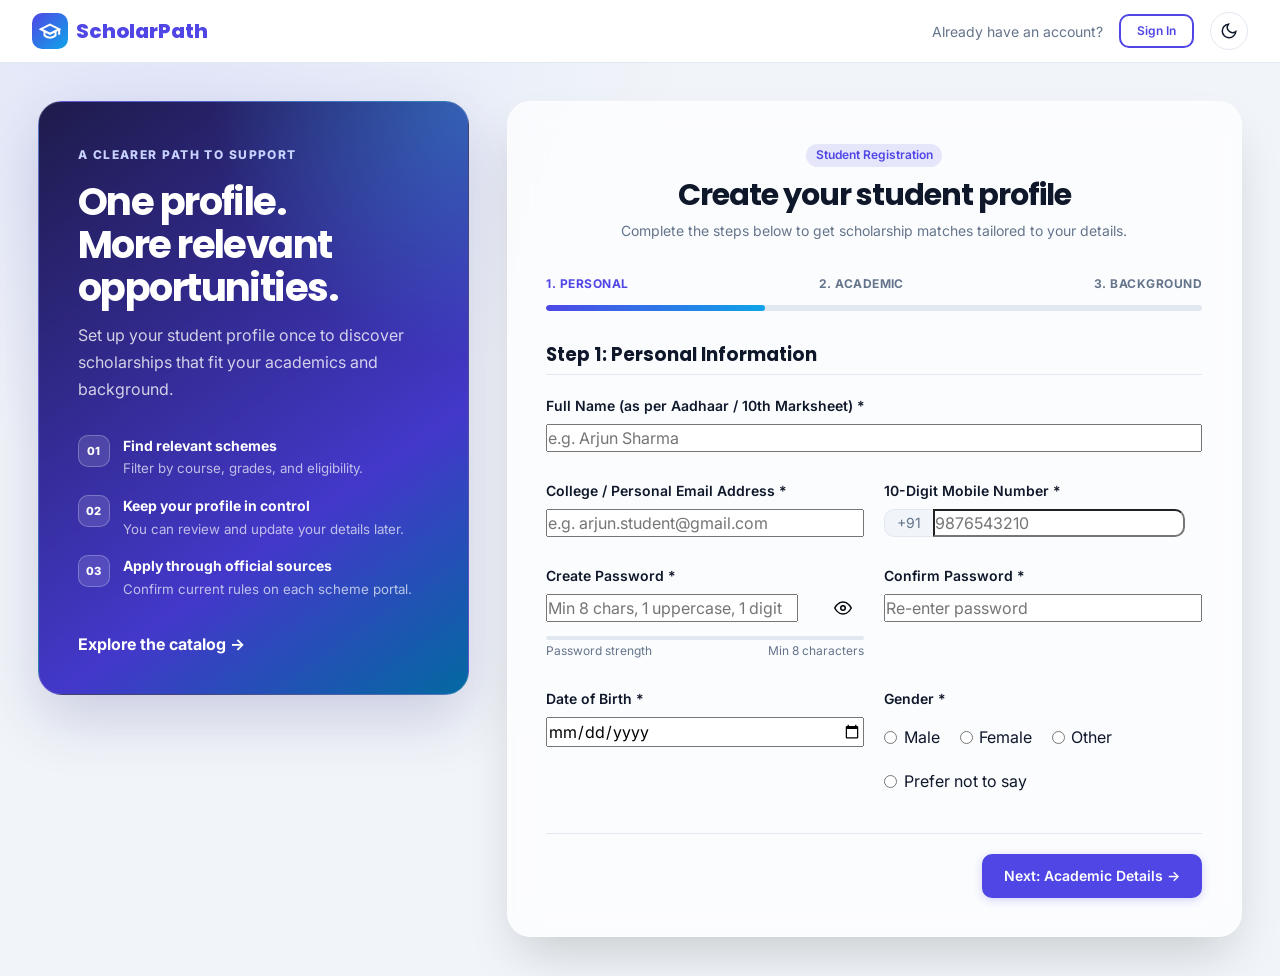
<file: register.html>
<!DOCTYPE html>
<html lang="en" data-theme="light">
<head>
  <meta charset="UTF-8">
  <meta name="viewport" content="width=device-width, initial-scale=1.0">
  <title>Student Registration — ScholarPath</title>
  <link rel="preconnect" href="https://fonts.googleapis.com">
  <link rel="preconnect" href="https://fonts.gstatic.com" crossorigin>
  <link href="https://fonts.googleapis.com/css2?family=Inter:wght@300;400;500;600;700&family=Poppins:wght@500;600;700&display=swap" rel="stylesheet">
  <link rel="stylesheet" href="css/style.css">
</head>
<body class="register-page">

  <!-- Simple Navbar -->
  <header class="register-header">
    <div class="container register-header-inner">
      <a href="index.html" class="navbar-brand">
        <div class="brand-logo">
          <svg width="22" height="22" viewBox="0 0 24 24" fill="none" stroke="currentColor" stroke-width="2.2"><path d="M22 10v6M2 10l10-5 10 5-10 5z"></path><path d="M6 12v5c3 3 9 3 12 0v-5"></path></svg>
        </div>
        <span class="brand-name">Scholar<span class="text-gradient">Path</span></span>
      </a>

      <div class="register-header-actions">
        <span class="text-muted" style="font-size:var(--text-sm);">Already have an account?</span>
        <a href="login.html" class="btn btn-outline btn-sm">Sign In</a>
        <button class="theme-toggle" id="theme-toggle-btn" aria-label="Toggle theme">
          <svg class="sun-icon" width="18" height="18" viewBox="0 0 24 24" fill="none" stroke="currentColor" stroke-width="2"><circle cx="12" cy="12" r="5"></circle><line x1="12" y1="1" x2="12" y2="3"></line><line x1="12" y1="21" x2="12" y2="23"></line><line x1="4.22" y1="4.22" x2="5.64" y2="5.64"></line><line x1="18.36" y1="18.36" x2="19.78" y2="19.78"></line><line x1="1" y1="12" x2="3" y2="12"></line><line x1="21" y1="12" x2="23" y2="12"></line><line x1="4.22" y1="19.78" x2="5.64" y2="18.36"></line><line x1="18.36" y1="5.64" x2="19.78" y2="4.22"></line></svg>
          <svg class="moon-icon" width="18" height="18" viewBox="0 0 24 24" fill="none" stroke="currentColor" stroke-width="2"><path d="M21 12.79A9 9 0 1 1 11.21 3 7 7 0 0 0 21 12.79z"></path></svg>
        </button>
      </div>
    </div>
  </header>

  <!-- Main Multi-step Card Container -->
  <main class="register-main">
    <div class="register-layout">
      <aside class="register-promo">
        <span class="register-promo-eyebrow">A clearer path to support</span>
        <h2>One profile.<br>More relevant opportunities.</h2>
        <p>Set up your student profile once to discover scholarships that fit your academics and background.</p>
        <div class="register-promo-points">
          <div><span>01</span><strong>Find relevant schemes</strong><small>Filter by course, grades, and eligibility.</small></div>
          <div><span>02</span><strong>Keep your profile in control</strong><small>You can review and update your details later.</small></div>
          <div><span>03</span><strong>Apply through official sources</strong><small>Confirm current rules on each scheme portal.</small></div>
        </div>
        <a href="scholarships.html" class="register-promo-link">Explore the catalog <span aria-hidden="true">→</span></a>
      </aside>

      <section class="card glass-card register-card">
      
      <!-- Card Header -->
      <div class="register-card-heading">
        <span class="badge badge-primary">Student Registration</span>
        <h1>Create your student profile</h1>
        <p class="text-muted">Complete the steps below to get scholarship matches tailored to your details.</p>
      </div>

      <!-- Step Progress Bar -->
      <div class="register-progress-wrap">
        <div class="register-progress-labels" aria-label="Registration progress">
          <span id="step-lbl-1" aria-current="step">1. Personal</span>
          <span id="step-lbl-2">2. Academic</span>
          <span id="step-lbl-3">3. Background</span>
        </div>
        <div class="register-progress-track">
          <div id="registration-progress" role="progressbar" aria-label="Registration progress" aria-valuemin="1" aria-valuemax="3" aria-valuenow="1"></div>
        </div>
      </div>

      <!-- Registration Form -->
      <form id="registration-form" onsubmit="handleRegistrationSubmit(event)" novalidate>
        
        <!-- STEP 1: Personal Details -->
        <div class="reg-step" id="reg-step-1">
          <h3 style="font-size:1.15rem; margin-bottom:1.25rem; border-bottom:1px solid var(--border); padding-bottom:0.5rem; color:var(--heading);">
            Step 1: Personal Information
          </h3>

          <div style="display:grid; grid-template-columns: repeat(auto-fit, minmax(240px, 1fr)); gap: 1.25rem;">
            
            <div class="form-group" style="grid-column: 1 / -1;">
              <label class="form-label" for="reg-name">Full Name (as per Aadhaar / 10th Marksheet) *</label>
              <input type="text" id="reg-name" class="form-input" required placeholder="e.g. Arjun Sharma">
              <span class="form-error" id="err-reg-name"></span>
            </div>

            <div class="form-group">
              <label class="form-label" for="reg-email">College / Personal Email Address *</label>
              <input type="email" id="reg-email" class="form-input" required placeholder="e.g. arjun.student@gmail.com">
              <span class="form-error" id="err-reg-email"></span>
            </div>

            <div class="form-group">
              <label class="form-label" for="reg-phone">10-Digit Mobile Number *</label>
              <div style="display:flex;">
                <span style="display:inline-flex; align-items:center; padding: 0 0.75rem; background: var(--bg-alt); border: 1px solid var(--border); border-right: none; border-radius: var(--radius-md) 0 0 var(--radius-md); font-size:var(--text-sm); color:var(--text-muted);">+91</span>
                <input type="tel" id="reg-phone" class="form-input" style="border-radius: 0 var(--radius-md) var(--radius-md) 0;" required placeholder="9876543210" maxlength="10">
              </div>
              <span class="form-error" id="err-reg-phone"></span>
            </div>

            <div class="form-group">
              <label class="form-label" for="reg-password">Create Password *</label>
              <div style="position:relative;">
                <input type="password" id="reg-password" class="form-input" required placeholder="Min 8 chars, 1 uppercase, 1 digit">
                <button type="button" class="btn-icon" aria-label="Show password" onclick="togglePasswordVisibility('reg-password', this)" style="position:absolute; right:8px; top:50%; transform:translateY(-50%); background:none; border:none; padding:4px;" title="Show/hide password">
                  <svg width="18" height="18" viewBox="0 0 24 24" fill="none" stroke="currentColor" stroke-width="2"><path d="M1 12s4-8 11-8 11 8 11 8-4 8-11 8-11-8-11-8z"></path><circle cx="12" cy="12" r="3"></circle></svg>
                </button>
              </div>
              <!-- Password Strength Meter -->
              <div style="margin-top:0.4rem;">
                <div style="height:4px; background:var(--border); border-radius:2px; overflow:hidden;">
                  <div id="pw-meter-bar" style="height:100%; width:0%; transition: all 0.3s ease;"></div>
                </div>
                <div style="display:flex; justify-content:space-between; margin-top:2px; font-size:0.75rem;">
                  <span id="pw-strength-label" class="text-muted">Password strength</span>
                  <span class="text-muted">Min 8 characters</span>
                </div>
              </div>
              <span class="form-error" id="err-reg-password"></span>
            </div>

            <div class="form-group">
              <label class="form-label" for="reg-confirm-password">Confirm Password *</label>
              <input type="password" id="reg-confirm-password" class="form-input" required placeholder="Re-enter password">
              <span class="form-error" id="err-reg-confirm-password"></span>
            </div>

            <div class="form-group">
              <label class="form-label" for="reg-dob">Date of Birth *</label>
              <input type="date" id="reg-dob" class="form-input" required>
              <span class="form-error" id="err-reg-dob"></span>
            </div>

            <div class="form-group">
              <label class="form-label">Gender *</label>
              <div class="register-radio-row" style="display:flex; gap:1.25rem; margin-top:0.5rem;">
                <label style="display:flex; align-items:center; gap:0.4rem; cursor:pointer;">
                  <input type="radio" name="gender" value="male" required> Male
                </label>
                <label style="display:flex; align-items:center; gap:0.4rem; cursor:pointer;">
                  <input type="radio" name="gender" value="female"> Female
                </label>
                <label style="display:flex; align-items:center; gap:0.4rem; cursor:pointer;">
                  <input type="radio" name="gender" value="other"> Other
                </label>
                <label style="display:flex; align-items:center; gap:0.4rem; cursor:pointer;">
                  <input type="radio" name="gender" value="prefer_not_to_say"> Prefer not to say
                </label>
              </div>
              <span class="form-error" id="err-reg-gender"></span>
            </div>

          </div>
        </div>

        <!-- STEP 2: Academic Details -->
        <div class="reg-step" id="reg-step-2" style="display:none;">
          <h3 style="font-size:1.15rem; margin-bottom:1.25rem; border-bottom:1px solid var(--border); padding-bottom:0.5rem; color:var(--heading);">
            Step 2: University & Academic Profile
          </h3>

          <div style="display:grid; grid-template-columns: repeat(auto-fit, minmax(240px, 1fr)); gap: 1.25rem;">
            
            <div class="form-group">
              <label class="form-label" for="reg-course">Current Degree / Course *</label>
              <select id="reg-course" class="form-select" required>
                <option value="" selected disabled>Select your course</option>
                <option value="B.Tech CSE">B.Tech CSE (Computer Science & Engg)</option>
                <option value="B.Tech ECE">B.Tech ECE (Electronics & Comm)</option>
                <option value="B.Tech ME">B.Tech ME (Mechanical Engg)</option>
                <option value="B.Tech Civil">B.Tech Civil Engineering</option>
                <option value="BCA">BCA (Bachelor of Computer Applications)</option>
                <option value="B.Sc">B.Sc (Bachelor of Science)</option>
                <option value="MCA">MCA (Master of Computer Applications)</option>
                <option value="MBA">MBA (Master of Business Admin)</option>
                <option value="B.E">B.E / Other Engineering</option>
              </select>
            </div>

            <div class="form-group">
              <label class="form-label" for="reg-year">Current Year of Study *</label>
              <select id="reg-year" class="form-select" required>
                <option value="" selected disabled>Select current year</option>
                <option value="1">1st Year (Freshman)</option>
                <option value="2">2nd Year (Sophomore)</option>
                <option value="3">3rd Year (Junior)</option>
                <option value="4">4th Year (Senior)</option>
              </select>
            </div>

            <div class="form-group" style="grid-column: 1 / -1;">
              <label class="form-label" for="reg-institution">College / Institute Name *</label>
              <input type="text" id="reg-institution" class="form-input" required placeholder="e.g. Dayananda Sagar University">
            </div>

            <div class="form-group">
              <label class="form-label" for="reg-cgpa">Current Cumulative CGPA (0.0 to 10.0) *</label>
              <input type="number" id="reg-cgpa" class="form-input" required step="0.01" min="0" max="10" placeholder="e.g. 8.75">
              <span class="form-error" id="err-reg-cgpa"></span>
            </div>

            <div class="form-group">
              <label class="form-label" for="reg-10th">Class 10th Percentage (%) *</label>
              <input type="number" id="reg-10th" class="form-input" required step="0.1" min="0" max="100" placeholder="e.g. 92.4">
            </div>

            <div class="form-group">
              <label class="form-label" for="reg-12th">Class 12th / Diploma (%) *</label>
              <input type="number" id="reg-12th" class="form-input" required step="0.1" min="0" max="100" placeholder="e.g. 89.6">
            </div>

          </div>
        </div>

        <!-- STEP 3: Financial & Background -->
        <div class="reg-step" id="reg-step-3" style="display:none;">
          <h3 style="font-size:1.15rem; margin-bottom:1.25rem; border-bottom:1px solid var(--border); padding-bottom:0.5rem; color:var(--heading);">
            Step 3: Financial Background & Social Category
          </h3>

          <div style="display:grid; grid-template-columns: repeat(auto-fit, minmax(240px, 1fr)); gap: 1.25rem;">
            
            <div class="form-group">
              <label class="form-label" for="reg-category">Social Category *</label>
              <select id="reg-category" class="form-select" required>
                <option value="" selected disabled>Select your category</option>
                <option value="General">General</option>
                <option value="OBC">OBC (Other Backward Class)</option>
                <option value="SC">SC (Scheduled Caste)</option>
                <option value="ST">ST (Scheduled Tribe)</option>
                <option value="EWS">EWS (Economically Weaker Section)</option>
              </select>
            </div>

            <div class="form-group">
              <label class="form-label" for="reg-income">Total Annual Family Income (in ₹) *</label>
              <input type="number" id="reg-income" class="form-input" required step="10000" min="0" placeholder="e.g. 240000">
              <small class="text-muted">As stated on Tahsildar / Revenue Income Certificate</small>
              <span class="form-error" id="err-reg-income"></span>
            </div>

            <div class="form-group">
              <label class="form-label" for="reg-state">Domicile State *</label>
              <select id="reg-state" class="form-select" required>
                <option value="" selected disabled>Select your state</option>
                <option value="Karnataka">Karnataka</option>
                <option value="Andhra Pradesh">Andhra Pradesh</option>
                <option value="Maharashtra">Maharashtra</option>
                <option value="Tamil Nadu">Tamil Nadu</option>
                <option value="Kerala">Kerala</option>
                <option value="Telangana">Telangana</option>
                <option value="Delhi">Delhi</option>
                <option value="Uttar Pradesh">Uttar Pradesh</option>
                <option value="West Bengal">West Bengal</option>
                <option value="Other">Other State</option>
              </select>
            </div>

            <div class="form-group">
              <label class="form-label" for="reg-district">District / City *</label>
              <input type="text" id="reg-district" class="form-input" required placeholder="e.g. Bengaluru Urban">
            </div>

            <div class="form-group" style="grid-column: 1 / -1;">
              <label class="form-label">Are you Differently Abled (PwD / Specially Abled)? *</label>
              <div class="register-radio-row" style="display:flex; gap:1.5rem; margin-top:0.4rem;">
                <label style="display:flex; align-items:center; gap:0.4rem; cursor:pointer;">
                  <input type="radio" name="pwd" value="no" required> No
                </label>
                <label style="display:flex; align-items:center; gap:0.4rem; cursor:pointer;">
                  <input type="radio" name="pwd" value="yes"> Yes (Qualifies for AICTE Saksham & special grants)
                </label>
              </div>
            </div>

            <div class="form-group" style="grid-column: 1 / -1;">
              <label style="display:flex; align-items:flex-start; gap:0.5rem; cursor:pointer; font-size:var(--text-sm);">
                <input type="checkbox" id="reg-terms" required style="margin-top:3px; cursor:pointer;">
                <span>I certify that all details provided are true and accurate to the best of my knowledge for scholarship verification.</span>
              </label>
            </div>

          </div>
        </div>

        <!-- Form Step Navigation Buttons -->
        <div class="register-step-actions">
          <button type="button" class="btn btn-outline" id="btn-prev-step" onclick="prevStep()" style="visibility:hidden;">
            ← Previous Step
          </button>

          <button type="button" class="btn btn-primary" id="btn-next-step" onclick="nextStep()">
            Next: Academic Details →
          </button>

          <button type="submit" class="btn btn-success" id="btn-submit-reg" style="display:none;">
            Complete Registration & Access Dashboard ✓
          </button>
        </div>

      </form>
      </section>
    </div>
  </main>

  <!-- Toast Container -->
  <div id="toast-container" aria-live="polite"></div>

  <!-- Scripts -->
  <script src="js/data.js"></script>
  <script src="js/storage.js"></script>
  <script src="js/ui.js"></script>
  <script src="js/auth.js"></script>

  <script>
    let currentStep = 1;

    document.addEventListener('DOMContentLoaded', () => {
      UI.initTheme();

      // Password strength live listener
      const pwInput = document.getElementById('reg-password');
      const dobInput = document.getElementById('reg-dob');
      if (dobInput) {
        const today = new Date();
        dobInput.max = `${today.getFullYear()}-${String(today.getMonth() + 1).padStart(2, '0')}-${String(today.getDate()).padStart(2, '0')}`;
      }
      if (pwInput) {
        pwInput.addEventListener('input', () => {
          const strength = Auth.getPasswordStrength(pwInput.value);
          const bar = document.getElementById('pw-meter-bar');
          const label = document.getElementById('pw-strength-label');
          if (bar && label) {
            bar.style.width = `${(strength.score / 4) * 100}%`;
            bar.style.background = strength.color;
            label.textContent = `Strength: ${strength.label}`;
            label.style.color = strength.color;
          }
        });
      }
    });

    function showStep(step) {
      currentStep = step;
      document.getElementById('reg-step-1').style.display = step === 1 ? 'block' : 'none';
      document.getElementById('reg-step-2').style.display = step === 2 ? 'block' : 'none';
      document.getElementById('reg-step-3').style.display = step === 3 ? 'block' : 'none';

      // Update progress bar
      const progress = document.getElementById('registration-progress');
      progress.style.width = `${(step / 3) * 100}%`;
      progress.setAttribute('aria-valuenow', String(step));

      document.querySelectorAll('.register-progress-labels span').forEach((label, index) => {
        if (index + 1 === step) label.setAttribute('aria-current', 'step');
        else label.removeAttribute('aria-current');
      });

      // Prev button visibility
      document.getElementById('btn-prev-step').style.visibility = step > 1 ? 'visible' : 'hidden';

      // Next vs Submit button
      if (step === 3) {
        document.getElementById('btn-next-step').style.display = 'none';
        document.getElementById('btn-submit-reg').style.display = 'inline-flex';
      } else {
        document.getElementById('btn-next-step').style.display = 'inline-flex';
        document.getElementById('btn-next-step').textContent = step === 1 ? 'Next: Academic Details →' : 'Next: Background & Income →';
        document.getElementById('btn-submit-reg').style.display = 'none';
      }

      window.scrollTo({ top: 0, behavior: 'smooth' });
    }

    function validateStep1() {
      let valid = true;
      const name = document.getElementById('reg-name').value.trim();
      const email = document.getElementById('reg-email').value.trim();
      const phone = document.getElementById('reg-phone').value.trim();
      const pass = document.getElementById('reg-password').value;
      const confirmPass = document.getElementById('reg-confirm-password').value;

      if (name.length < 2) {
        document.getElementById('err-reg-name').textContent = 'Please enter a name with at least 2 characters.';
        valid = false;
      } else {
        document.getElementById('err-reg-name').textContent = '';
      }

      const emailVal = Auth.validateEmail(email);
      if (!emailVal.valid) {
        document.getElementById('err-reg-email').textContent = emailVal.message;
        valid = false;
      } else {
        document.getElementById('err-reg-email').textContent = '';
      }

      const phoneVal = Auth.validatePhone(phone);
      if (!phoneVal.valid) {
        document.getElementById('err-reg-phone').textContent = phoneVal.message;
        valid = false;
      } else {
        document.getElementById('err-reg-phone').textContent = '';
      }

      const passVal = Auth.validatePassword(pass);
      if (!passVal.valid) {
        document.getElementById('err-reg-password').textContent = passVal.message;
        valid = false;
      } else {
        document.getElementById('err-reg-password').textContent = '';
      }

      if (pass !== confirmPass) {
        document.getElementById('err-reg-confirm-password').textContent = 'Passwords do not match.';
        valid = false;
      } else {
        document.getElementById('err-reg-confirm-password').textContent = '';
      }

      const dobInput = document.getElementById('reg-dob');
      if (!dobInput.checkValidity()) {
        document.getElementById('err-reg-dob').textContent = 'Please enter your date of birth.';
        dobInput.reportValidity();
        valid = false;
      } else {
        const dob = new Date(`${dobInput.value}T00:00:00`);
        const age = (Date.now() - dob.getTime()) / (1000 * 60 * 60 * 24 * 365.25);
        if (age < 10 || age > 60) {
          document.getElementById('err-reg-dob').textContent = 'Age must be between 10 and 60 years.';
          dobInput.focus();
          valid = false;
        } else {
          document.getElementById('err-reg-dob').textContent = '';
        }
      }

      const gender = document.querySelector('input[name="gender"]:checked');
      const genderError = document.getElementById('err-reg-gender');
      if (!gender) {
        genderError.textContent = 'Please select a gender option.';
        document.querySelector('input[name="gender"]').focus();
        valid = false;
      } else {
        genderError.textContent = '';
      }

      return valid;
    }

    function validateStep2() {
      document.getElementById('err-reg-cgpa').textContent = '';
      const fields = ['reg-course', 'reg-year', 'reg-institution', 'reg-cgpa', 'reg-10th', 'reg-12th'];
      for (const id of fields) {
        const field = document.getElementById(id);
        if (!field.checkValidity()) {
          if (id === 'reg-cgpa') {
            document.getElementById('err-reg-cgpa').textContent = 'Enter a CGPA between 0.0 and 10.0.';
            field.focus();
          } else {
            field.reportValidity();
          }
          return false;
        }
      }
      return true;
    }

    function validateStep3() {
      const pwdChoice = document.querySelector('input[name="pwd"]:checked');
      if (!pwdChoice) {
        document.querySelector('input[name="pwd"]').focus();
        UI.showToast('Please answer the disability status question.', 'warning');
        return false;
      }
      const fields = ['reg-category', 'reg-income', 'reg-state', 'reg-district', 'reg-terms'];
      for (const id of fields) {
        const field = document.getElementById(id);
        if (!field.checkValidity()) {
          field.reportValidity();
          return false;
        }
      }
      return true;
    }

    function nextStep() {
      if (currentStep === 1) {
        if (!validateStep1()) return;
        showStep(2);
      } else if (currentStep === 2) {
        if (!validateStep2()) return;
        showStep(3);
      }
    }

    function prevStep() {
      if (currentStep > 1) {
        showStep(currentStep - 1);
      }
    }

    function togglePasswordVisibility(inputId, btn) {
      const input = document.getElementById(inputId);
      if (input.type === 'password') {
        input.type = 'text';
        btn.setAttribute('aria-label', 'Hide password');
        btn.innerHTML = '<svg width="18" height="18" viewBox="0 0 24 24" fill="none" stroke="currentColor" stroke-width="2"><path d="M17.94 17.94A10.07 10.07 0 0 1 12 20c-7 0-11-8-11-8a18.45 18.45 0 0 1 5.06-5.94M9.9 4.24A9.12 9.12 0 0 1 12 4c7 0 11 8 11 8a18.5 18.5 0 0 1-2.16 3.19m-6.72-1.07a3 3 0 1 1-4.24-4.24"></path><line x1="1" y1="1" x2="23" y2="23"></line></svg>';
      } else {
        input.type = 'password';
        btn.setAttribute('aria-label', 'Show password');
        btn.innerHTML = '<svg width="18" height="18" viewBox="0 0 24 24" fill="none" stroke="currentColor" stroke-width="2"><path d="M1 12s4-8 11-8 11 8 11 8-4 8-11 8-11-8-11-8z"></path><circle cx="12" cy="12" r="3"></circle></svg>';
      }
    }

    function handleRegistrationSubmit(e) {
      e.preventDefault();

      if (!validateStep3()) return;

      const userData = {
        name: document.getElementById('reg-name').value.trim(),
        email: document.getElementById('reg-email').value.trim(),
        phone: document.getElementById('reg-phone').value.trim(),
        password: document.getElementById('reg-password').value,
        dob: document.getElementById('reg-dob').value,
        gender: document.querySelector('input[name="gender"]:checked').value,
        course: document.getElementById('reg-course').value,
        year: parseInt(document.getElementById('reg-year').value, 10),
        institution: document.getElementById('reg-institution').value.trim(),
        university: document.getElementById('reg-institution').value.trim(),
        cgpa: parseFloat(document.getElementById('reg-cgpa').value),
        tenthPercentage: parseFloat(document.getElementById('reg-10th').value),
        twelfthPercentage: parseFloat(document.getElementById('reg-12th').value),
        category: document.getElementById('reg-category').value,
        income: parseFloat(document.getElementById('reg-income').value),
        state: document.getElementById('reg-state').value,
        district: document.getElementById('reg-district').value.trim(),
        isDisability: document.querySelector('input[name="pwd"]:checked').value === 'yes'
      };

      const result = Auth.register(userData);
      if (result.success) {
        UI.showToast('Account successfully created! Redirecting to dashboard...', 'success');
        setTimeout(() => {
          window.location.href = 'dashboard.html';
        }, 1200);
      } else {
        UI.showToast(result.message || 'Registration failed. Check inputs.', 'error');
      }
    }
  </script>
</body>
</html>
</file>
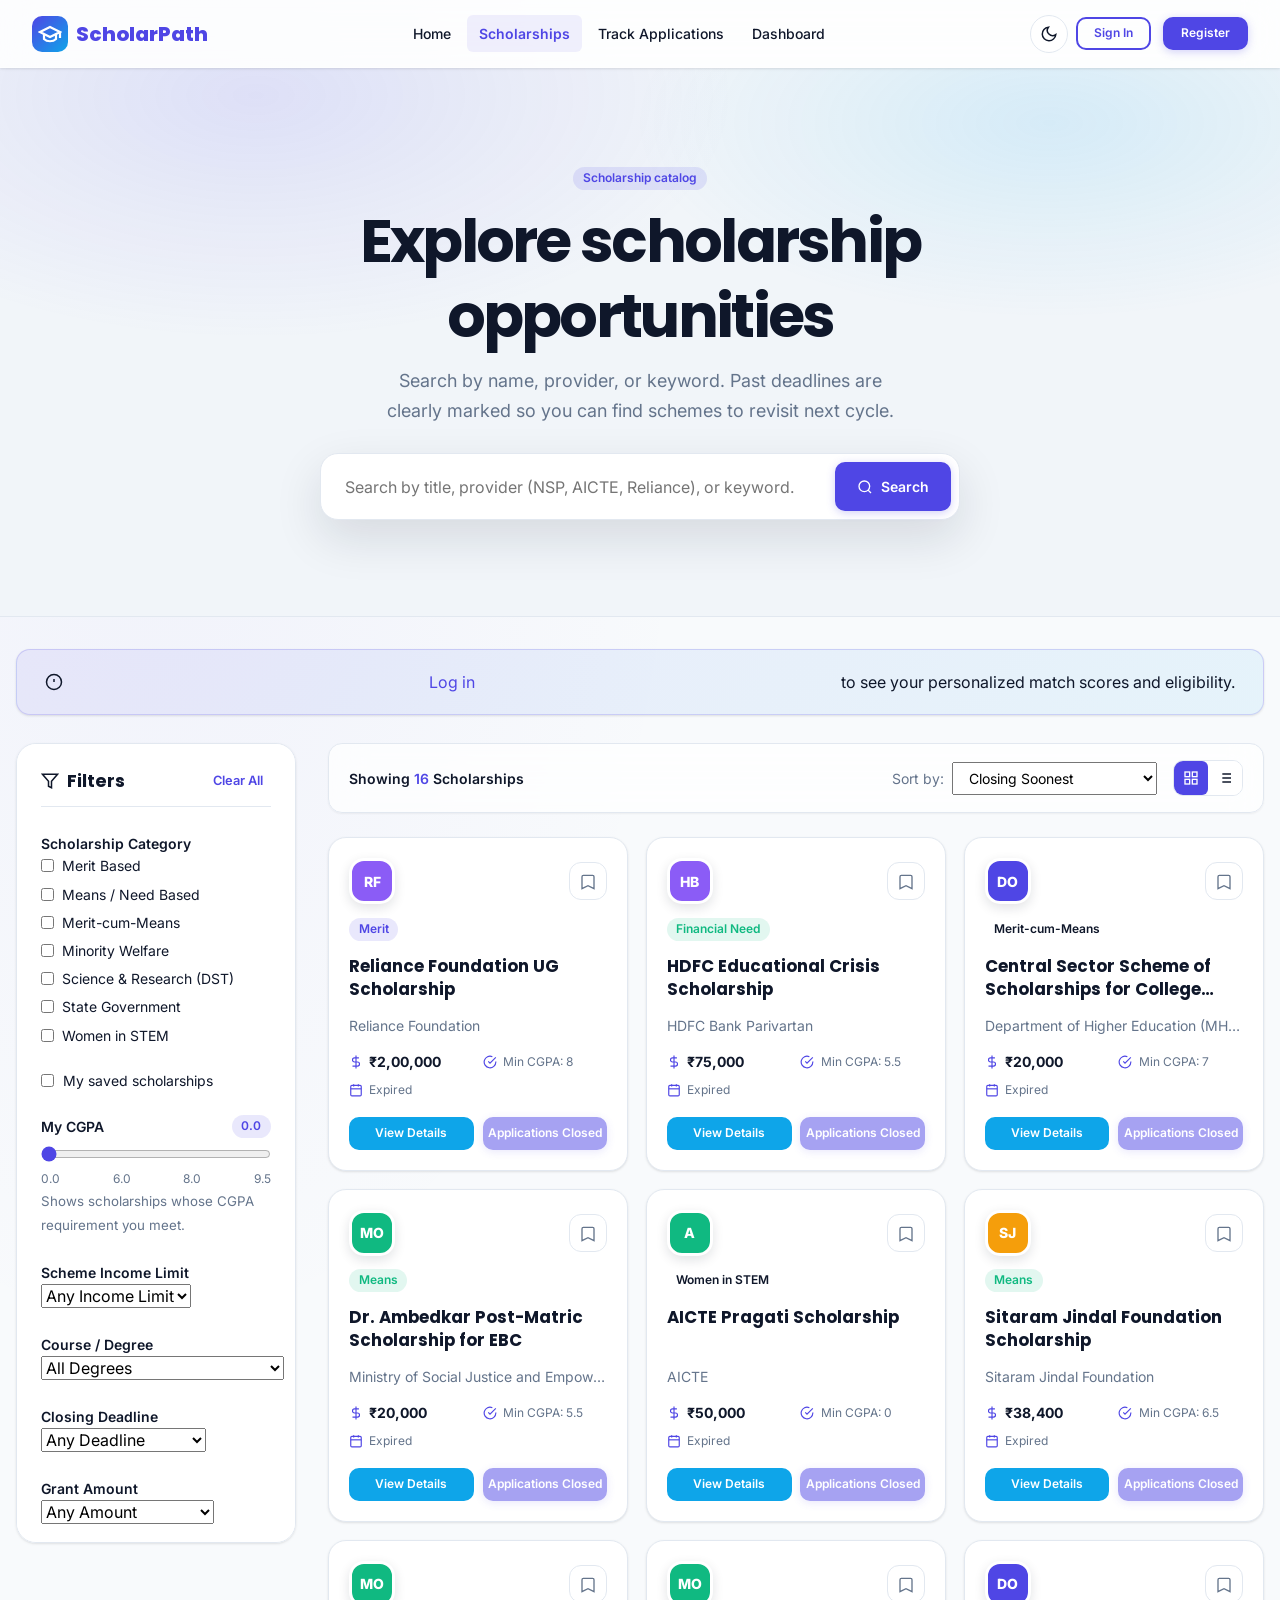
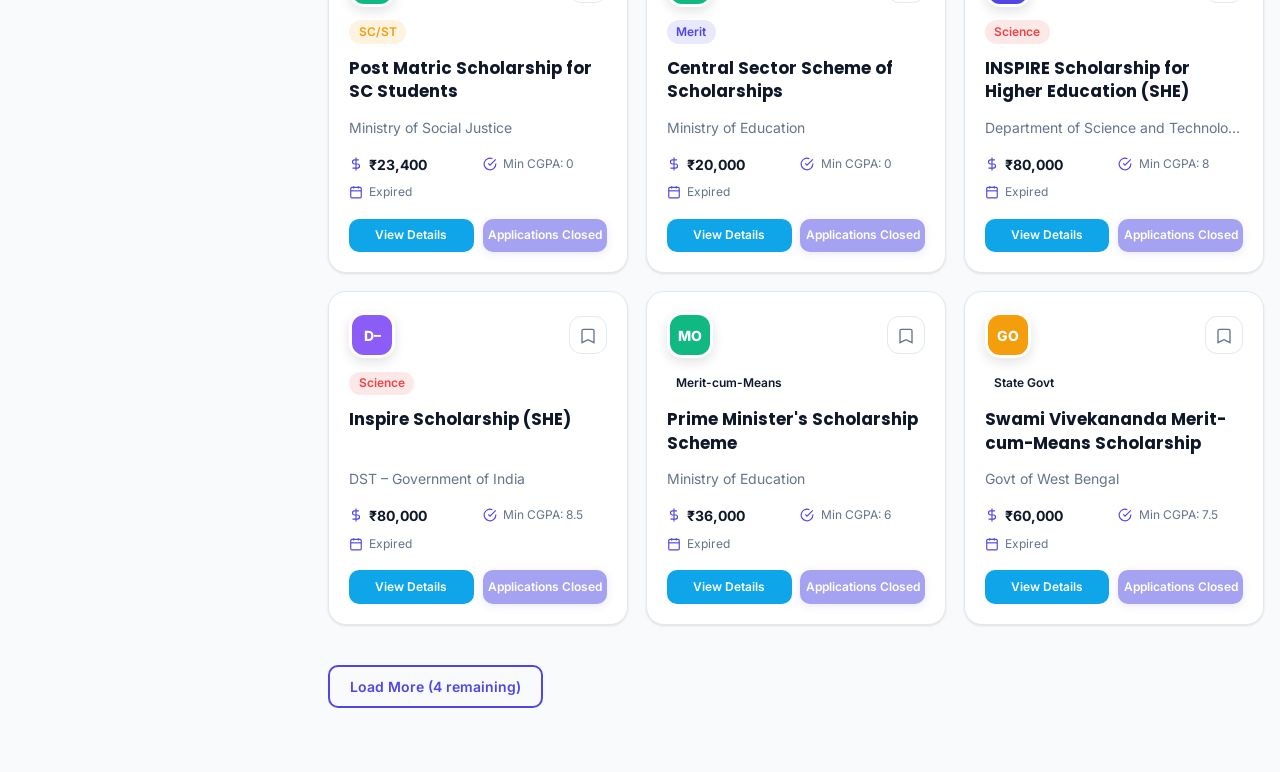
<file: scholarships.html>
<!DOCTYPE html>
<html lang="en" data-theme="light">
<head>
  <meta charset="UTF-8">
  <meta name="viewport" content="width=device-width, initial-scale=1.0">
  <title>Browse Scholarships — ScholarPath</title>
  <link rel="preconnect" href="https://fonts.googleapis.com">
  <link rel="preconnect" href="https://fonts.gstatic.com" crossorigin>
  <link href="https://fonts.googleapis.com/css2?family=Inter:wght@300;400;500;600;700&family=Poppins:wght@500;600;700&display=swap" rel="stylesheet">
  <link rel="stylesheet" href="css/style.css">
</head>
<body class="catalog-page">

  <!-- =========================================================================
       NAVBAR
       ========================================================================= -->
  <header>
    <nav class="navbar" id="main-navbar" role="navigation" aria-label="Main Navigation">
      <div class="navbar-inner container">
        
        <!-- Brand -->
        <a href="index.html" class="navbar-brand">
          <div class="brand-logo" aria-hidden="true">
            <svg width="24" height="24" viewBox="0 0 24 24" fill="none" stroke="currentColor" stroke-width="2.2"><path d="M22 10v6M2 10l10-5 10 5-10 5z"></path><path d="M6 12v5c3 3 9 3 12 0v-5"></path></svg>
          </div>
          <span class="brand-name">Scholar<span class="text-gradient">Path</span></span>
        </a>

        <!-- Desktop Links -->
        <ul class="navbar-nav" role="menubar">
          <li role="none"><a href="index.html" class="nav-link" role="menuitem">Home</a></li>
          <li role="none"><a href="scholarships.html" class="nav-link active" role="menuitem">Scholarships</a></li>
          <li role="none"><a href="track.html" class="nav-link" role="menuitem">Track Applications</a></li>
          <li role="none"><a href="dashboard.html" class="nav-link" role="menuitem">Dashboard</a></li>
        </ul>

        <!-- Actions -->
        <div class="navbar-actions">
          <button class="theme-toggle" id="theme-toggle-btn" aria-label="Toggle theme">
            <svg class="sun-icon" width="20" height="20" viewBox="0 0 24 24" fill="none" stroke="currentColor" stroke-width="2"><circle cx="12" cy="12" r="5"></circle><line x1="12" y1="1" x2="12" y2="3"></line><line x1="12" y1="21" x2="12" y2="23"></line><line x1="4.22" y1="4.22" x2="5.64" y2="5.64"></line><line x1="18.36" y1="18.36" x2="19.78" y2="19.78"></line><line x1="1" y1="12" x2="3" y2="12"></line><line x1="21" y1="12" x2="23" y2="12"></line><line x1="4.22" y1="19.78" x2="5.64" y2="18.36"></line><line x1="18.36" y1="5.64" x2="19.78" y2="4.22"></line></svg>
            <svg class="moon-icon" width="20" height="20" viewBox="0 0 24 24" fill="none" stroke="currentColor" stroke-width="2"><path d="M21 12.79A9 9 0 1 1 11.21 3 7 7 0 0 0 21 12.79z"></path></svg>
          </button>

          <div id="nav-auth-container" style="display:flex; align-items:center; gap:0.75rem;">
            <a href="login.html" class="btn btn-outline btn-sm">Sign In</a>
            <a href="register.html" class="btn btn-primary btn-sm">Register</a>
          </div>

          <button class="mobile-toggle" id="mobile-menu-btn" aria-label="Toggle menu">
            <span></span>
            <span></span>
            <span></span>
          </button>
        </div>

      </div>

      <!-- Mobile Dropdown -->
      <div class="mobile-menu" id="mobile-menu">
        <a href="index.html" class="mobile-link">Home</a>
        <a href="scholarships.html" class="mobile-link active">Scholarships</a>
        <a href="dashboard.html" class="mobile-link">Student Dashboard</a>
        <a href="track.html" class="mobile-link">Track Applications</a>
      </div>
    </nav>
  </header>

  <!-- =========================================================================
       PAGE SEARCH HEADER
       ========================================================================= -->
  <section class="catalog-hero" style="background:var(--bg-alt); border-bottom:1px solid var(--border); padding: 2.5rem 0;">
    <div class="container">
      <div style="max-width:720px; margin:0 auto; text-align:center;">
        <span class="badge badge-primary">Scholarship catalog</span>
        <h1 style="font-size:2.2rem; margin:0.5rem 0 0.75rem 0;">Explore scholarship opportunities</h1>
        <p class="text-muted" style="margin-bottom:1.75rem;">
          Search by name, provider, or keyword. Past deadlines are clearly marked so you can find schemes to revisit next cycle.
        </p>

        <!-- Search Bar -->
        <form id="scholarship-search-form" role="search" aria-label="Search scholarships" class="catalog-search" style="display:flex; gap:0.5rem; max-width:640px; margin:0 auto; background:var(--surface); padding:6px; border-radius:var(--radius-lg); border:1px solid var(--border); box-shadow:var(--shadow-md);">
          <input type="search" id="search-input" class="form-input" aria-label="Search scholarships by name, provider, or keyword" style="border:none; box-shadow:none; flex:1; font-size:1rem;" placeholder="Search by title, provider (NSP, AICTE, Reliance), or keyword...">
          <button type="submit" class="btn btn-primary" id="search-btn">
            <svg width="18" height="18" viewBox="0 0 24 24" fill="none" stroke="currentColor" stroke-width="2"><circle cx="11" cy="11" r="8"></circle><line x1="21" y1="21" x2="16.65" y2="16.65"></line></svg>
            Search
          </button>
        </form>
      </div>
    </div>
  </section>

  <!-- =========================================================================
       CATALOG MAIN SECTION (SIDEBAR + GRID)
       ========================================================================= -->
  <main class="container catalog-main" style="padding: 2rem 1rem 4rem 1rem;">
    
    <!-- Eligibility Prompt Banner (if not logged in) -->
    <div id="eligibility-banner" class="card glass-card" style="display:flex; justify-content:space-between; align-items:center; padding:1.25rem 1.75rem; margin-bottom:1.75rem; background:linear-gradient(135deg, rgba(79, 70, 229, 0.08), rgba(14, 165, 233, 0.08)); border:1px solid rgba(79, 70, 229, 0.2); border-radius:var(--radius-lg); flex-wrap:wrap; gap:1rem;">
      <div style="display:flex; align-items:center; gap:1rem;">
        <div style="font-size:1.75rem;">🎯</div>
        <div>
          <strong style="color:var(--heading);">Smart Eligibility Calculator Active</strong>
          <div class="text-muted" style="font-size:var(--text-sm);">Log in with your academic profile to see instant 0–100% eligibility match scores for every scholarship.</div>
        </div>
      </div>
      <div>
        <a href="login.html" class="btn btn-sm btn-primary">Sign In to See Matches</a>
      </div>
    </div>

    <!-- Main 2-Column Catalog Grid -->
    <div class="catalog-layout" style="display:grid; grid-template-columns: 280px 1fr; gap: 2rem; align-items:flex-start;" id="catalog-layout">
      
      <!-- =====================================================================
           FILTER SIDEBAR
           ===================================================================== -->
      <aside class="card glass-card filter-sidebar" id="filter-sidebar" style="padding: 1.5rem; border:1px solid var(--border); border-radius:var(--radius-xl); position:sticky; top:80px; max-height:calc(100vh - 100px); overflow-y:auto;">
        
        <div style="display:flex; justify-content:space-between; align-items:center; margin-bottom:1.5rem; border-bottom:1px solid var(--border); padding-bottom:0.75rem;">
          <h3 style="font-size:1.1rem; margin:0; display:flex; align-items:center; gap:0.5rem;">
            <svg width="18" height="18" viewBox="0 0 24 24" fill="none" stroke="currentColor" stroke-width="2"><polygon points="22 3 2 3 10 12.46 10 19 14 21 14 12.46 22 3"></polygon></svg>
            Filters
          </h3>
          <button class="btn btn-ghost btn-sm" id="clear-filters-btn" style="font-size:0.8rem; color:var(--primary); padding:2px 6px;">Clear All</button>
          <button type="button" class="btn-icon filter-close-btn" id="filter-close-btn" aria-label="Close filters">
            <svg width="18" height="18" viewBox="0 0 24 24" fill="none" stroke="currentColor" stroke-width="2" aria-hidden="true"><line x1="18" y1="6" x2="6" y2="18"></line><line x1="6" y1="6" x2="18" y2="18"></line></svg>
          </button>
        </div>

        <!-- 1. Category Filter -->
        <div class="filter-group" style="margin-bottom:1.5rem;">
          <label class="form-label" style="font-weight:600; margin-bottom:0.6rem;">Scholarship Category</label>
          <div style="display:flex; flex-direction:column; gap:0.45rem; font-size:var(--text-sm);">
            <label style="display:flex; align-items:center; gap:0.5rem; cursor:pointer;">
              <input type="checkbox" class="filter-category" value="merit"> Merit Based
            </label>
            <label style="display:flex; align-items:center; gap:0.5rem; cursor:pointer;">
              <input type="checkbox" class="filter-category" value="means"> Means / Need Based
            </label>
            <label style="display:flex; align-items:center; gap:0.5rem; cursor:pointer;">
              <input type="checkbox" class="filter-category" value="merit-cum-means"> Merit-cum-Means
            </label>
            <label style="display:flex; align-items:center; gap:0.5rem; cursor:pointer;">
              <input type="checkbox" class="filter-category" value="minority"> Minority Welfare
            </label>
            <label style="display:flex; align-items:center; gap:0.5rem; cursor:pointer;">
              <input type="checkbox" class="filter-category" value="science"> Science & Research (DST)
            </label>
            <label style="display:flex; align-items:center; gap:0.5rem; cursor:pointer;">
              <input type="checkbox" class="filter-category" value="state"> State Government
            </label>
            <label style="display:flex; align-items:center; gap:0.5rem; cursor:pointer;">
              <input type="checkbox" class="filter-category" value="women"> Women in STEM
            </label>
          </div>
        </div>

        <div class="filter-group" style="margin-bottom:1.5rem;">
          <label style="display:flex; align-items:center; gap:0.55rem; cursor:pointer; font-size:var(--text-sm);">
            <input type="checkbox" id="filter-bookmarks">
            My saved scholarships
          </label>
        </div>

        <!-- 2. Student CGPA Slider -->
        <div class="filter-group" style="margin-bottom:1.5rem;">
          <div style="display:flex; justify-content:space-between; align-items:center; margin-bottom:0.4rem;">
            <label class="form-label" for="filter-cgpa" style="font-weight:600; margin:0;">My CGPA</label>
            <span class="badge badge-primary font-mono" id="filter-cgpa-value">0.0</span>
          </div>
          <input type="range" id="filter-cgpa" min="0" max="9.5" step="0.5" value="0" style="width:100%; accent-color:var(--primary); cursor:pointer;">
          <div style="display:flex; justify-content:space-between; font-size:0.75rem; color:var(--text-muted); margin-top:2px;">
            <span>0.0</span>
            <span>6.0</span>
            <span>8.0</span>
            <span>9.5</span>
          </div>
          <small class="text-muted">Shows scholarships whose CGPA requirement you meet.</small>
        </div>

        <!-- 3. Family Income Bracket -->
        <div class="filter-group" style="margin-bottom:1.5rem;">
          <label class="form-label" for="filter-income" style="font-weight:600;">Scheme Income Limit</label>
          <select id="filter-income" class="form-select">
            <option value="any" selected>Any Income Limit</option>
            <option value="<1L">Up to ₹1 Lakh</option>
            <option value="1-2.5L">Up to ₹2.5 Lakhs</option>
            <option value="2.5-5L">Up to ₹5 Lakhs</option>
            <option value="5-8L">Up to ₹8 Lakhs</option>
          </select>
        </div>

        <!-- 4. Course / Discipline -->
        <div class="filter-group" style="margin-bottom:1.5rem;">
          <label class="form-label" for="filter-courses" style="font-weight:600;">Course / Degree</label>
          <select id="filter-courses" class="form-select">
            <option value="" selected>All Degrees</option>
            <option value="B.Tech">B.Tech / B.E (Engineering)</option>
            <option value="BCA">BCA (Computer Applications)</option>
            <option value="B.Sc">B.Sc (Science)</option>
            <option value="MCA">MCA (Postgrad)</option>
            <option value="MBA">MBA (Management)</option>
            <option value="MBBS">MBBS / Healthcare</option>
          </select>
        </div>

        <!-- 5. Deadline Urgency -->
        <div class="filter-group" style="margin-bottom:1.5rem;">
          <label class="form-label" for="filter-deadline" style="font-weight:600;">Closing Deadline</label>
          <select id="filter-deadline" class="form-select">
            <option value="any" selected>Any Deadline</option>
            <option value="week">Closing This Week</option>
            <option value="month">Closing This Month</option>
            <option value="3months">Next 3 Months</option>
          </select>
        </div>

        <!-- 6. Award Amount Range -->
        <div class="filter-group">
          <label class="form-label" for="filter-amount" style="font-weight:600;">Grant Amount</label>
          <select id="filter-amount" class="form-select">
            <option value="any" selected>Any Amount</option>
            <option value="<10k">Under ₹10,000</option>
            <option value="10-50k">₹10,000 – ₹49,999</option>
            <option value="50-100k">₹50,000 – ₹1,00,000</option>
            <option value=">100k">Above ₹1,00,000</option>
          </select>
        </div>

      </aside>

      <!-- =====================================================================
           SCHOLARSHIPS CONTENT COLUMN
           ===================================================================== -->
      <section>
        
        <!-- Controls Bar: Results Count + Sort + Grid/List Toggle -->
        <div class="card glass-card catalog-controls" style="padding: 1rem 1.25rem; display:flex; justify-content:space-between; align-items:center; margin-bottom:1.5rem; flex-wrap:wrap; gap:1rem;">
          
          <button type="button" class="btn btn-outline filter-toggle-btn" id="filter-toggle-btn"
                  aria-controls="filter-sidebar" aria-expanded="false">
            <svg width="16" height="16" viewBox="0 0 24 24" fill="none" stroke="currentColor" stroke-width="2" aria-hidden="true"><polygon points="22 3 2 3 10 12.46 10 19 14 21 14 12.46 22 3"></polygon></svg>
            Filters
          </button>

          <div style="font-size:var(--text-sm); font-weight:600; color:var(--heading);">
            Showing <span id="results-count" style="color:var(--primary);">16</span> Scholarships
          </div>

          <div style="display:flex; align-items:center; gap:1rem;">
            
            <!-- Sort Dropdown -->
            <div style="display:flex; align-items:center; gap:0.5rem; font-size:var(--text-sm);">
              <label for="sort-select" class="text-muted" style="white-space:nowrap;">Sort by:</label>
              <select id="sort-select" class="form-select" style="padding:0.35rem 0.75rem; font-size:var(--text-sm);">
                <option value="deadline" selected>Closing Soonest</option>
                <option value="amount_desc">Amount (Highest First)</option>
                <option value="amount_asc">Amount (Lowest First)</option>
                <option value="name">Scholarship Name (A–Z)</option>
              </select>
            </div>

            <!-- Grid / List Toggle Buttons -->
            <div style="display:flex; border:1px solid var(--border); border-radius:var(--radius-md); overflow:hidden;">
              <button class="btn-icon view-toggle-btn active" data-view="grid" title="Grid View" style="padding:6px; background:var(--primary); color:#fff; border:none; cursor:pointer;">
                <svg width="16" height="16" viewBox="0 0 24 24" fill="none" stroke="currentColor" stroke-width="2"><rect x="3" y="3" width="7" height="7"></rect><rect x="14" y="3" width="7" height="7"></rect><rect x="14" y="14" width="7" height="7"></rect><rect x="3" y="14" width="7" height="7"></rect></svg>
              </button>
              <button class="btn-icon view-toggle-btn" data-view="list" title="List View" style="padding:6px; background:var(--surface); color:var(--text); border:none; cursor:pointer;">
                <svg width="16" height="16" viewBox="0 0 24 24" fill="none" stroke="currentColor" stroke-width="2"><line x1="8" y1="6" x2="21" y2="6"></line><line x1="8" y1="12" x2="21" y2="12"></line><line x1="8" y1="18" x2="21" y2="18"></line><line x1="3" y1="6" x2="3.01" y2="6"></line><line x1="3" y1="12" x2="3.01" y2="12"></line><line x1="3" y1="18" x2="3.01" y2="18"></line></svg>
              </button>
            </div>

          </div>
        </div>

        <!-- Scholarships Listing Container (Grid or List injected here) -->
        <div id="scholarships-container" class="grid scholarships-grid" style="display:grid; grid-template-columns: repeat(auto-fill, minmax(300px, 1fr)); gap:1.5rem;" aria-live="polite">
          <!-- Dynamically populated by ScholarshipsModule -->
        </div>

        <!-- Load More Button -->
        <div style="text-align:center; margin-top:2.5rem;">
          <button id="load-more-btn" class="btn btn-outline" style="display:none;">Load More Scholarships ↓</button>
        </div>

      </section>

    </div>
    <div class="filter-overlay" id="filter-overlay" aria-hidden="true"></div>
  </main>

  <!-- =========================================================================
       SCHOLARSHIP DETAIL MODAL DIALOG
       ========================================================================= -->
  <div class="modal-overlay" id="scholarship-modal" hidden role="dialog" aria-modal="true" aria-labelledby="modal-title">
    <div class="modal-dialog modal-lg" style="max-width:680px;">
      <div id="modal-content">
        <!-- Rendered by ScholarshipsModule.renderScholarshipModal -->
      </div>
    </div>
  </div>

  <!-- Toast Notification Container -->
  <div id="toast-container" aria-live="polite"></div>

  <!-- Core Scripts -->
  <script src="js/data.js"></script>
  <script src="js/storage.js"></script>
  <script src="js/ui.js"></script>
  <script src="js/auth.js"></script>
  <script src="js/scholarships.js"></script>

  <script>
    document.addEventListener('DOMContentLoaded', () => {
      UI.initTheme();
      UI.initNavbar();

      // Hide login CTA banner if already signed in
      const currentUser = Auth.getCurrentUser();
      if (currentUser) {
        const banner = document.getElementById('eligibility-banner');
        if (banner) {
          banner.innerHTML = `
            <div style="display:flex; align-items:center; gap:1rem;">
              <div style="font-size:1.75rem;">🎓</div>
              <div>
                <strong style="color:var(--heading);">Logged in as ${currentUser.name || 'Student'} (${currentUser.course || 'course not set'}, CGPA ${currentUser.cgpa ?? 'not set'})</strong>
                <div class="text-muted" style="font-size:var(--text-sm);">Personalized match scores are calculated and highlighted on each scholarship card below.</div>
              </div>
            </div>
            <div>
              <a href="dashboard.html" class="btn btn-sm btn-primary">My Student Dashboard →</a>
            </div>
          `;
        }

        // Update nav buttons
        const navAuth = document.getElementById('nav-auth-container');
        if (navAuth) {
          navAuth.innerHTML = `
            <a href="dashboard.html" class="btn btn-primary btn-sm">Dashboard</a>
            <button onclick="Auth.logout()" class="btn btn-outline btn-sm">Logout</button>
          `;
        }
      }

      // Initialize Scholarships Module
      if (window.ScholarshipsModule && typeof window.ScholarshipsModule.initScholarshipsPage === 'function') {
        window.ScholarshipsModule.initScholarshipsPage();
      }
    });
  </script>
</body>
</html>
</file>
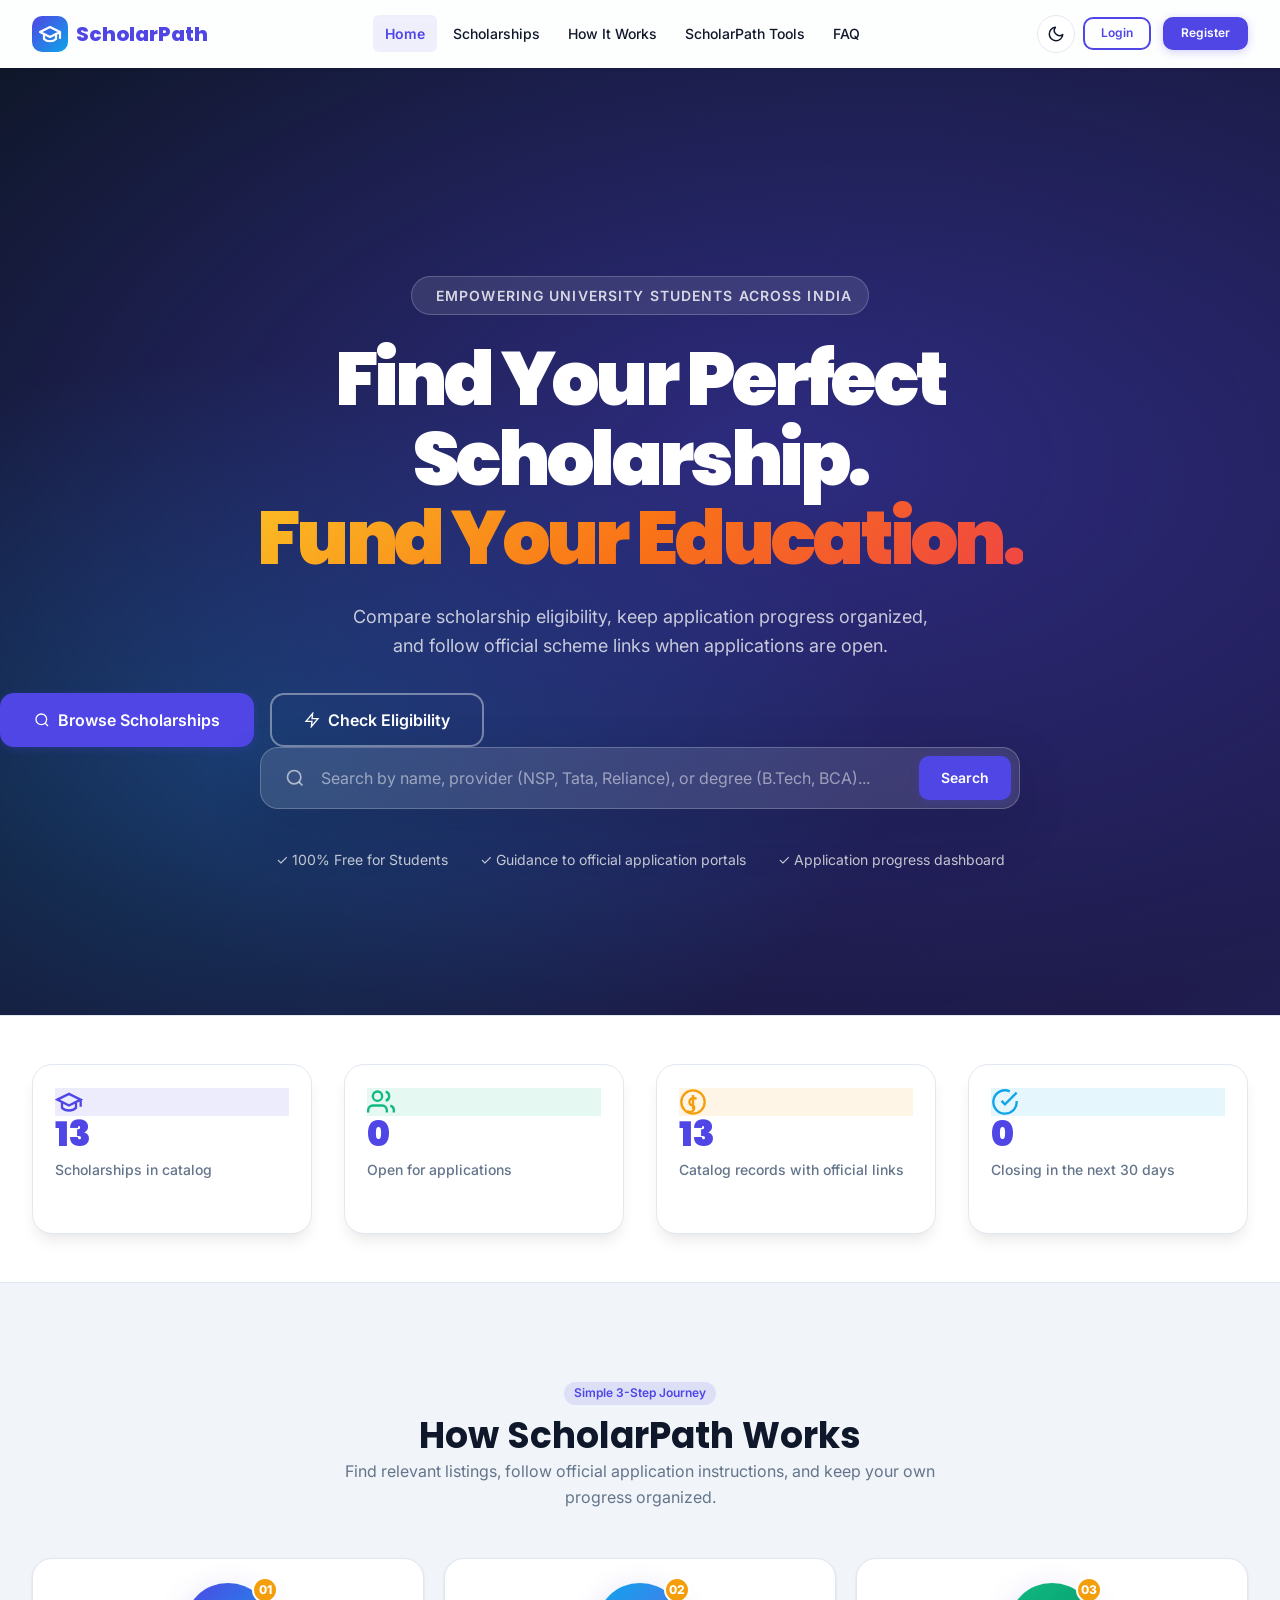
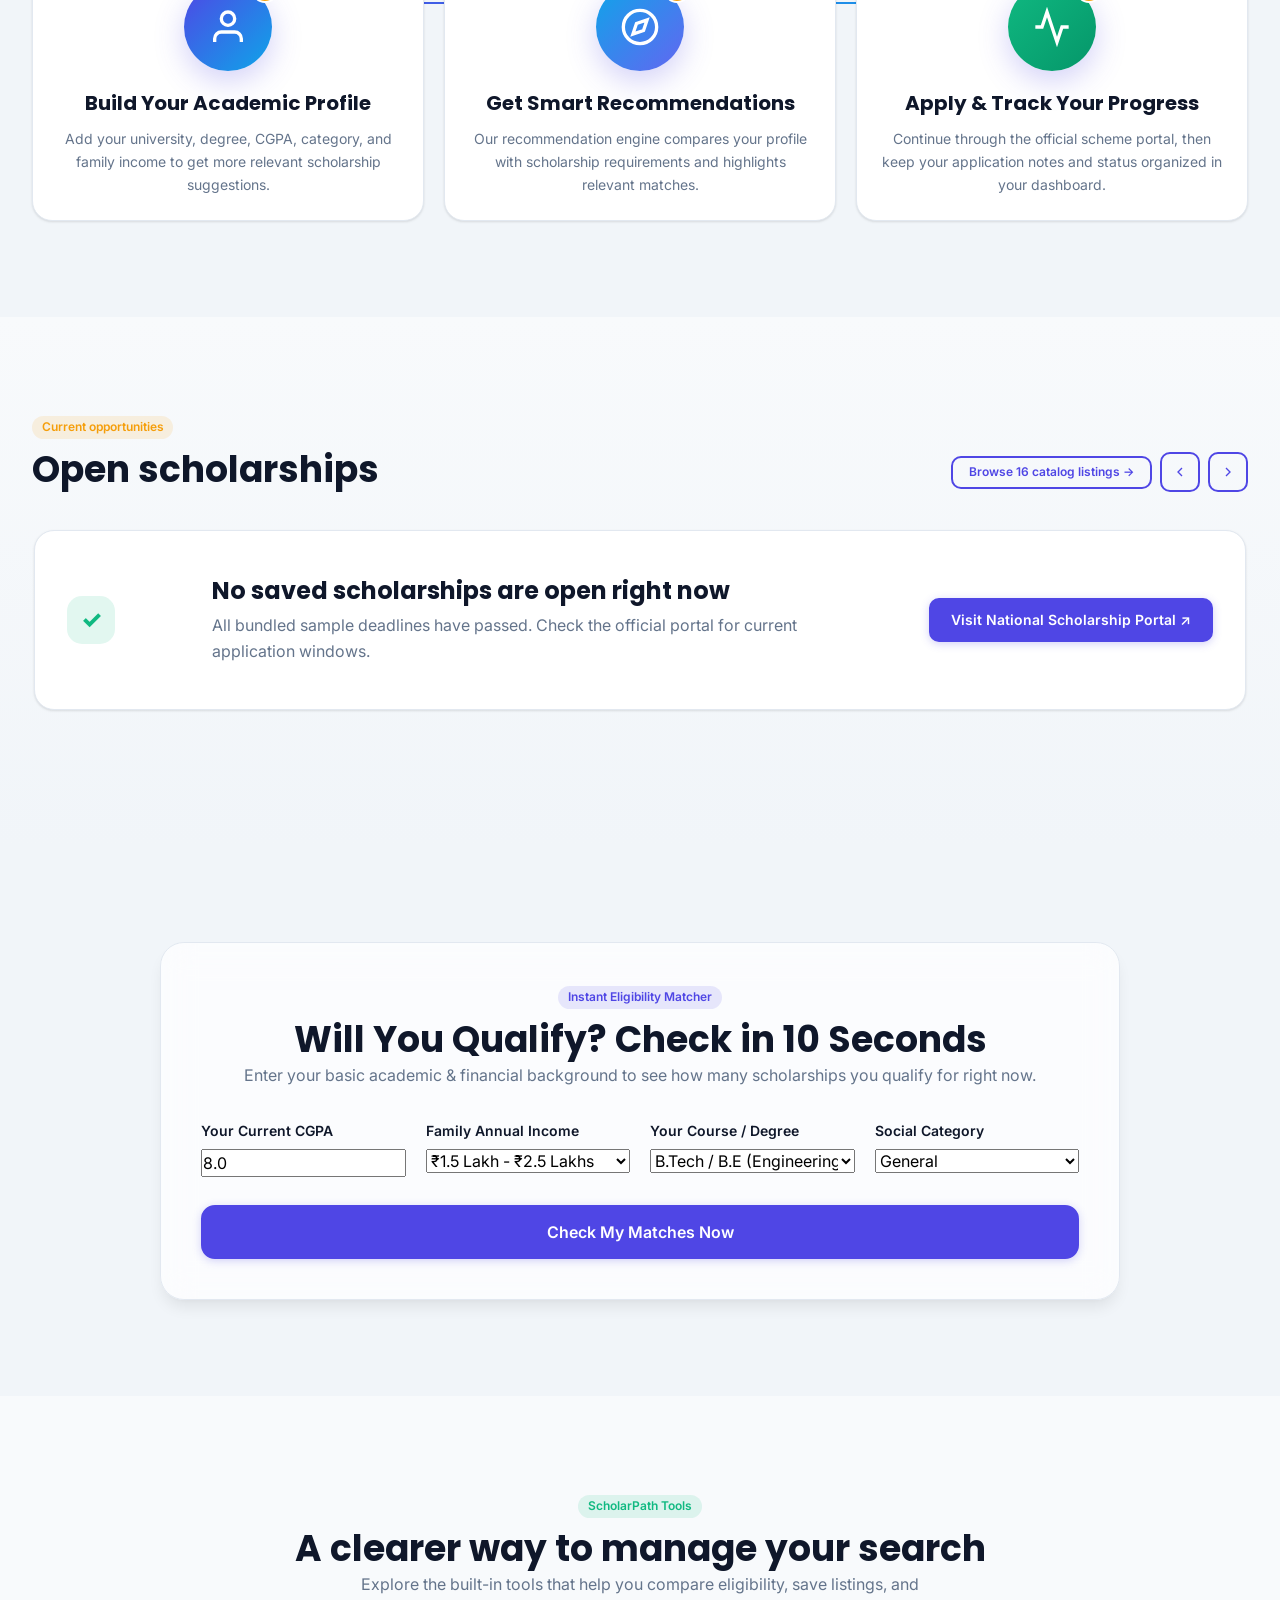
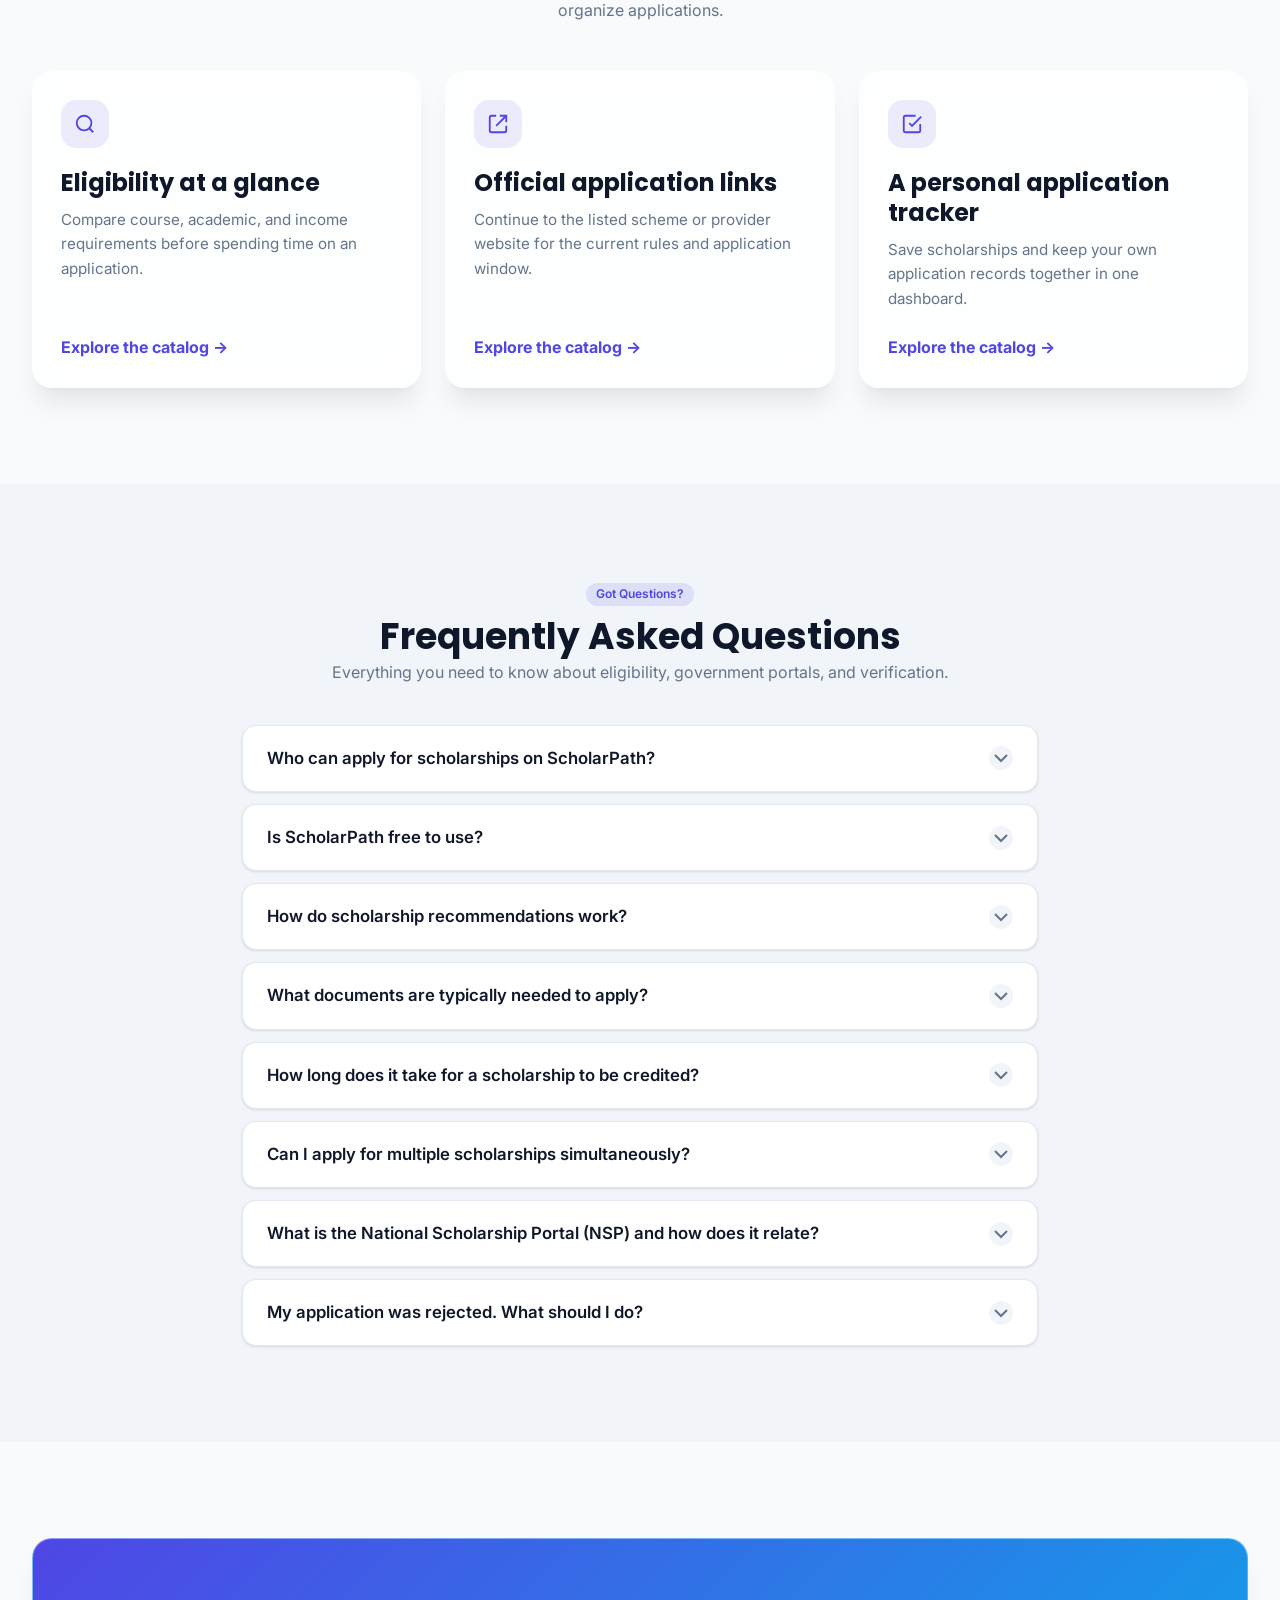
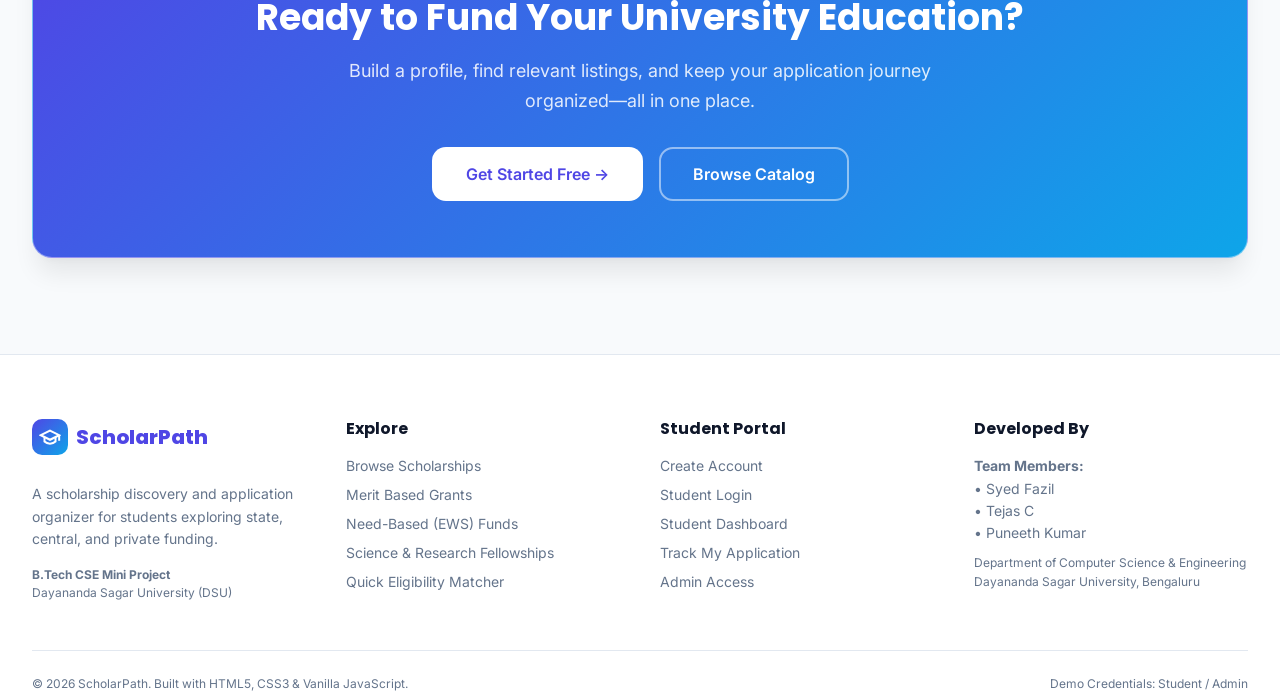
<file: track.html>
<!DOCTYPE html>
<html lang="en" data-theme="light">
<head>
  <meta charset="UTF-8">
  <meta name="viewport" content="width=device-width, initial-scale=1.0">
  <title>Application Tracker — ScholarPath</title>
  <link rel="preconnect" href="https://fonts.googleapis.com">
  <link rel="preconnect" href="https://fonts.gstatic.com" crossorigin>
  <link href="https://fonts.googleapis.com/css2?family=Inter:wght@300;400;500;600;700&family=Poppins:wght@500;600;700&display=swap" rel="stylesheet">
  <link rel="stylesheet" href="css/style.css">
</head>
<body>

  <div class="app-layout">
    
    <!-- Sidebar -->
    <aside class="sidebar" id="app-sidebar" aria-label="Student Navigation">
      <div class="sidebar-header">
        <a href="index.html" class="navbar-brand">
          <div class="brand-logo" aria-hidden="true">
            <svg width="22" height="22" viewBox="0 0 24 24" fill="none" stroke="currentColor" stroke-width="2.2"><path d="M22 10v6M2 10l10-5 10 5-10 5z"></path><path d="M6 12v5c3 3 9 3 12 0v-5"></path></svg>
          </div>
          <span class="brand-name">Scholar<span class="text-gradient">Path</span></span>
        </a>
      </div>

      <nav class="sidebar-nav" style="padding: 0 0.75rem; display:flex; flex-direction:column; gap:0.35rem;">
        <div class="sidebar-section-label" style="font-size:var(--text-xs); text-transform:uppercase; color:var(--text-muted); font-weight:700; padding: 0.5rem 0.5rem 0.25rem 0.5rem;">Menu</div>
        
        <a href="dashboard.html" class="sidebar-link">
          <svg width="18" height="18" viewBox="0 0 24 24" fill="none" stroke="currentColor" stroke-width="2"><rect x="3" y="3" width="7" height="7"></rect><rect x="14" y="3" width="7" height="7"></rect><rect x="14" y="14" width="7" height="7"></rect><rect x="3" y="14" width="7" height="7"></rect></svg>
          <span>Dashboard</span>
        </a>

        <a href="scholarships.html" class="sidebar-link">
          <svg width="18" height="18" viewBox="0 0 24 24" fill="none" stroke="currentColor" stroke-width="2"><circle cx="11" cy="11" r="8"></circle><line x1="21" y1="21" x2="16.65" y2="16.65"></line></svg>
          <span>Browse Scholarships</span>
        </a>

        <a href="track.html" class="sidebar-link active" aria-current="page">
          <svg width="18" height="18" viewBox="0 0 24 24" fill="none" stroke="currentColor" stroke-width="2"><polyline points="22 12 18 12 15 21 9 3 6 12 2 12"></polyline></svg>
          <span>My Applications</span>
        </a>

        <a href="scholarships.html?bookmarks=true" class="sidebar-link">
          <svg width="18" height="18" viewBox="0 0 24 24" fill="none" stroke="currentColor" stroke-width="2"><path d="M19 21l-7-5-7 5V5a2 2 0 0 1 2-2h10a2 2 0 0 1 2 2z"></path></svg>
          <span>Saved Bookmarks</span>
        </a>

        <div class="sidebar-section-label" style="font-size:var(--text-xs); text-transform:uppercase; color:var(--text-muted); font-weight:700; padding: 1.25rem 0.5rem 0.25rem 0.5rem;">Account</div>

        <a href="index.html" class="sidebar-link">
          <svg width="18" height="18" viewBox="0 0 24 24" fill="none" stroke="currentColor" stroke-width="2"><path d="M3 9l9-7 9 7v11a2 2 0 0 1-2 2H5a2 2 0 0 1-2-2z"></path></svg>
          <span>Home Portal</span>
        </a>

        <a href="javascript:void(0)" onclick="Auth.logout()" class="sidebar-link" style="color:var(--danger);">
          <svg width="18" height="18" viewBox="0 0 24 24" fill="none" stroke="currentColor" stroke-width="2"><path d="M9 21H5a2 2 0 0 1-2-2V5a2 2 0 0 1 2-2h4"></path><polyline points="16 17 21 12 16 7"></polyline><line x1="21" y1="12" x2="9" y2="12"></line></svg>
          <span>Sign Out</span>
        </a>
      </nav>
    </aside>

    <!-- Main Content -->
    <main class="main-content" style="flex:1; overflow-y:auto; background:var(--bg);">
      
      <!-- Topbar Header -->
      <header class="topbar" style="background:var(--surface); border-bottom:1px solid var(--border); padding:0.75rem 1.5rem; display:flex; justify-content:space-between; align-items:center; position:sticky; top:0; z-index:30;">
        <div style="display:flex; align-items:center; gap:1rem;">
          <button class="btn btn-icon btn-outline d-md-none" id="app-sidebar-toggle"
                  aria-label="Toggle navigation menu" aria-controls="app-sidebar" aria-expanded="false" onclick="toggleAppSidebar()">
            <svg width="20" height="20" viewBox="0 0 24 24" fill="none" stroke="currentColor" stroke-width="2"><line x1="3" y1="12" x2="21" y2="12"></line><line x1="3" y1="6" x2="21" y2="6"></line><line x1="3" y1="18" x2="21" y2="18"></line></svg>
          </button>
          <div>
            <h2 style="font-size:1.25rem; margin:0;">Application Status Tracker</h2>
            <small class="text-muted">Track the application statuses and milestones recorded in your profile</small>
          </div>
        </div>

        <div style="display:flex; align-items:center; gap:1rem;">
          <a href="scholarships.html" class="btn btn-primary btn-sm">+ Apply New Grant</a>
          <button class="theme-toggle" id="theme-toggle-btn" aria-label="Toggle theme">
            <svg class="sun-icon" width="18" height="18" viewBox="0 0 24 24" fill="none" stroke="currentColor" stroke-width="2"><circle cx="12" cy="12" r="5"></circle><line x1="12" y1="1" x2="12" y2="3"></line><line x1="12" y1="21" x2="12" y2="23"></line><line x1="4.22" y1="4.22" x2="5.64" y2="5.64"></line><line x1="18.36" y1="18.36" x2="19.78" y2="19.78"></line><line x1="1" y1="12" x2="3" y2="12"></line><line x1="21" y1="12" x2="23" y2="12"></line><line x1="4.22" y1="19.78" x2="5.64" y2="18.36"></line><line x1="18.36" y1="5.64" x2="19.78" y2="4.22"></line></svg>
            <svg class="moon-icon" width="18" height="18" viewBox="0 0 24 24" fill="none" stroke="currentColor" stroke-width="2"><path d="M21 12.79A9 9 0 1 1 11.21 3 7 7 0 0 0 21 12.79z"></path></svg>
          </button>
        </div>
      </header>

      <div class="container" style="padding: 1.75rem 1.5rem;">
        
        <!-- Filter Tabs -->
        <div style="display:flex; gap:0.5rem; margin-bottom:1.75rem; border-bottom:1px solid var(--border); padding-bottom:0.75rem; overflow-x:auto;">
          <button class="btn btn-sm btn-primary track-filter-btn" data-filter="all" data-label="All Applications">All Applications</button>
          <button class="btn btn-sm btn-ghost track-filter-btn" data-filter="Submitted" data-label="Submitted">Submitted</button>
          <button class="btn btn-sm btn-ghost track-filter-btn" data-filter="Under Review" data-label="Under Review">Under Review</button>
          <button class="btn btn-sm btn-ghost track-filter-btn" data-filter="Verified" data-label="Verified">Verified</button>
          <button class="btn btn-sm btn-ghost track-filter-btn" data-filter="Approved" data-label="Approved / Sanctioned">Approved / Sanctioned</button>
          <button class="btn btn-sm btn-ghost track-filter-btn" data-filter="Rejected" data-label="Rejected">Rejected</button>
        </div>

        <!-- Applications Cards List -->
        <div id="applications-tracker-container" style="display:flex; flex-direction:column; gap:1.75rem;">
          <!-- Dynamically populated -->
        </div>

      </div>
    </main>
    <div class="sidebar-overlay" id="app-sidebar-overlay" aria-hidden="true" onclick="closeAppSidebar()"></div>
  </div>

  <!-- Printable Application Receipt Modal -->
  <div class="modal-overlay" id="receipt-modal" hidden role="dialog" aria-modal="true">
    <div class="modal-dialog modal-lg" style="max-width:700px; background:#fff; color:#000;">
      <div id="receipt-modal-content">
        <!-- Rendered by showReceiptModal -->
      </div>
    </div>
  </div>

  <!-- Toast Container -->
  <div id="toast-container" aria-live="polite"></div>

  <!-- Core Scripts -->
  <script src="js/data.js"></script>
  <script src="js/storage.js"></script>
  <script src="js/ui.js"></script>
  <script src="js/auth.js"></script>

  <script>
    let activeFilter = 'all';

    function toggleAppSidebar() {
      const sidebar = document.getElementById('app-sidebar');
      const overlay = document.getElementById('app-sidebar-overlay');
      const toggle = document.getElementById('app-sidebar-toggle');
      const open = sidebar.classList.toggle('open');
      overlay.classList.toggle('show', open);
      toggle.setAttribute('aria-expanded', String(open));
    }

    function closeAppSidebar() {
      document.getElementById('app-sidebar').classList.remove('open');
      document.getElementById('app-sidebar-overlay').classList.remove('show');
      document.getElementById('app-sidebar-toggle').setAttribute('aria-expanded', 'false');
    }

    document.addEventListener('DOMContentLoaded', () => {
      Auth.requireAuth();
      Auth.requireStudent();
      UI.initTheme();

      const user = Auth.getCurrentUser();
      if (!user || user.role !== 'student') return;
      renderTrackerList(user);

      document.addEventListener('keydown', event => {
        if (event.key === 'Escape') closeAppSidebar();
      });

      // Filter tabs handler
      document.querySelectorAll('.track-filter-btn').forEach(btn => {
        btn.addEventListener('click', () => {
          document.querySelectorAll('.track-filter-btn').forEach(b => {
            b.classList.remove('btn-primary');
            b.classList.add('btn-ghost');
          });

          btn.classList.add('btn-primary');
          btn.classList.remove('btn-ghost');
          activeFilter = btn.getAttribute('data-filter') || 'all';
          renderTrackerList(user);
        });
      });
    });

    function renderTrackerList(user) {
      const container = document.getElementById('applications-tracker-container');
      if (!container || !user) return;

      const allApps = Storage.getApplications(user.id);
      document.querySelectorAll('.track-filter-btn').forEach(btn => {
        const status = btn.getAttribute('data-filter');
        const count = status === 'all'
          ? allApps.length
          : allApps.filter(app => (app.status || 'Submitted') === status).length;
        btn.textContent = `${btn.getAttribute('data-label')} (${count})`;
      });

      let apps = allApps;
      if (activeFilter !== 'all') {
        apps = apps.filter(a => (a.status || 'Submitted') === activeFilter);
      }

      if (apps.length === 0) {
        container.innerHTML = `
          <div class="card glass-card text-center" style="padding:3.5rem 1.5rem;">
            <div style="font-size:2.5rem; margin-bottom:1rem;">📂</div>
            <h3 style="margin-bottom:0.5rem;">No Applications Found</h3>
            <p class="text-muted" style="max-width:400px; margin:0 auto 1.5rem auto;">You don't have any applications matching this status filter.</p>
            <a href="scholarships.html" class="btn btn-primary">Browse Scholarship Listings →</a>
          </div>
        `;
        return;
      }

      container.innerHTML = apps.map(app => {
        const status = app.status || 'Submitted';
        const finalStep = status === 'Rejected' ? 'Rejected' : 'Approved';
        const timeline = app.timeline || [
          { step: 'Submitted', done: true, date: app.submittedAt || null },
          { step: 'Under Review', done: ['Under Review', 'Verified', 'Approved', 'Rejected'].includes(status), date: null },
          { step: 'Verified', done: ['Verified', 'Approved'].includes(status), date: null },
          { step: finalStep, done: ['Approved', 'Rejected'].includes(status), date: null }
        ];

        return `
          <div class="card glass-card" style="padding:1.75rem 2rem; border-radius:var(--radius-xl); border:1px solid var(--border);">
            
            <!-- Card Header -->
            <div style="display:flex; justify-content:space-between; align-items:flex-start; margin-bottom:1.5rem; flex-wrap:wrap; gap:1rem;">
              <div>
                <span class="badge font-mono" style="background:rgba(79, 70, 229, 0.1); color:var(--primary); font-weight:700; margin-bottom:0.35rem;">${app.id}</span>
                <h3 style="font-size:1.35rem; margin:0 0 0.25rem 0; color:var(--heading);">${app.scholarshipName}</h3>
                <div class="text-muted" style="font-size:var(--text-sm);">Provider: ${app.provider} • Submitted on ${UI.formatDate(app.submittedAt)}</div>
              </div>

              <div style="text-align:right;">
                <span class="badge ${getStatusBadge(status)}" style="font-size:0.9rem; padding:0.4rem 0.8rem;">
                  ${status}
                </span>
                <div style="font-size:1.15rem; font-weight:700; color:var(--success); margin-top:0.35rem;">
                  ${app.amountDisplay || `₹${app.amount}`}
                </div>
              </div>
            </div>

            <!-- Milestone Progress Tracker Bar -->
            <div class="timeline-bar" style="margin: 2rem 0; position:relative;">
              <div style="display:flex; justify-content:space-between; position:relative; z-index:2;">
                ${timeline.map((step, idx) => {
                  const isCurrent = step.step === status;
                  return `
                    <div style="display:flex; flex-direction:column; align-items:center; flex:1; text-align:center;">
                      <div style="width:36px; height:36px; border-radius:50%; background:${step.done ? 'var(--success)' : (isCurrent ? 'var(--primary)' : 'var(--border)')}; color:#fff; display:flex; align-items:center; justify-content:center; font-weight:700; font-size:0.9rem; box-shadow:${isCurrent ? '0 0 0 4px rgba(79, 70, 229, 0.2)' : 'none'};">
                        ${step.done ? '✓' : (idx + 1)}
                      </div>
                      <div style="font-weight:600; font-size:var(--text-xs); color:${step.done || isCurrent ? 'var(--heading)' : 'var(--text-muted)'}; margin-top:0.5rem;">
                        ${step.step}
                      </div>
                      <div class="text-muted" style="font-size:0.75rem;">${step.date ? UI.formatDate(step.date) : step.done ? 'Date not recorded' : 'Pending'}</div>
                    </div>
                  `;
                }).join('')}
              </div>
            </div>

            <!-- Remarks Banner -->
            <div style="background:var(--bg-alt); padding:1rem 1.25rem; border-radius:var(--radius-lg); border-left:4px solid ${status === 'Approved' ? 'var(--success)' : (status === 'Rejected' ? 'var(--danger)' : 'var(--primary)')}; margin-bottom:1.25rem;">
              <strong style="font-size:var(--text-xs); text-transform:uppercase; color:var(--text-muted); display:block; margin-bottom:2px;">Nodal Officer Remarks:</strong>
              <div style="font-size:var(--text-sm); color:var(--text);">${app.remarks || 'Application under institutional review.'}</div>
            </div>

            <!-- Card Actions -->
            <div style="display:flex; justify-content:space-between; align-items:center; flex-wrap:wrap; gap:1rem; border-top:1px solid var(--border); padding-top:1rem;">
              <div style="font-size:var(--text-xs); color:var(--text-muted);">
                Institution: <strong>${app.academicDetails?.college || app.institution || 'Not recorded'}</strong>
              </div>
              <div style="display:flex; gap:0.5rem;">
                <button class="btn btn-sm btn-outline" onclick="printApplicationReceipt('${app.id}')">
                  <svg width="14" height="14" viewBox="0 0 24 24" fill="none" stroke="currentColor" stroke-width="2"><polyline points="6 9 6 2 18 2 18 9"></polyline><path d="M6 18H4a2 2 0 0 1-2-2v-5a2 2 0 0 1 2-2h16a2 2 0 0 1 2 2v5a2 2 0 0 1-2 2h-2"></path><rect x="6" y="14" width="12" height="8"></rect></svg>
                  Print Application Summary
                </button>
              </div>
            </div>

          </div>
        `;
      }).join('');
    }

    function getStatusBadge(status) {
      switch (status) {
        case 'Approved': return 'badge-success';
        case 'Verified': return 'badge-primary';
        case 'Under Review': return 'badge-warning';
        case 'Rejected': return 'badge-danger';
        default: return 'badge-info';
      }
    }

    function printApplicationReceipt(appId) {
      const app = Storage.getApplications().find(a => a.id === appId);
      if (!app) return;

      const modal = document.getElementById('receipt-modal');
      const content = document.getElementById('receipt-modal-content');

      content.innerHTML = `
        <div style="padding:2.5rem; font-family:'Inter', sans-serif; color:#1e293b;">
          
          <!-- Receipt Header -->
          <div style="display:flex; justify-content:space-between; align-items:flex-start; border-bottom:2px solid #4f46e5; padding-bottom:1.5rem; margin-bottom:2rem;">
            <div>
              <h2 style="margin:0; color:#4f46e5; font-size:1.75rem;">ScholarPath</h2>
              <div style="font-size:0.85rem; color:#64748b;">Centralized University Scholarship Discovery & Application Portal</div>
              <div style="font-size:0.8rem; color:#64748b; margin-top:2px;">Application tracking summary</div>
            </div>
            <div style="text-align:right;">
              <span style="display:inline-block; padding:4px 8px; background:#e0e7ff; color:#3730a3; border-radius:4px; font-weight:700; font-size:0.85rem;">APPLICATION SUMMARY</span>
              <div style="font-family:monospace; font-weight:700; font-size:1.1rem; margin-top:4px;">${app.id}</div>
              <div style="font-size:0.8rem; color:#64748b;">Date: ${app.submittedAt ? UI.formatDate(app.submittedAt) : 'Not recorded'}</div>
            </div>
          </div>

          <!-- Student & Institution Details -->
          <div style="display:grid; grid-template-columns:1fr 1fr; gap:1.5rem; margin-bottom:2rem; font-size:0.9rem;">
            <div>
              <strong style="display:block; text-transform:uppercase; font-size:0.75rem; color:#64748b; margin-bottom:4px;">Applicant Information</strong>
              <div><strong>Name:</strong> ${app.userName || 'Not recorded'}</div>
              <div><strong>Email:</strong> ${app.userEmail || 'Not recorded'}</div>
              <div><strong>Mobile:</strong> ${app.userPhone || 'Not recorded'}</div>
              <div><strong>Course:</strong> ${app.academicDetails?.course || app.course || 'Not recorded'}</div>
            </div>
            <div>
              <strong style="display:block; text-transform:uppercase; font-size:0.75rem; color:#64748b; margin-bottom:4px;">Institution Details</strong>
              <div><strong>College:</strong> ${app.academicDetails?.college || app.institution || 'Not recorded'}</div>
              <div><strong>Department:</strong> ${app.department || 'Not recorded'}</div>
              <div><strong>State / Domicile:</strong> ${app.state || 'Not recorded'}</div>
              <div><strong>Current CGPA:</strong> ${app.academicDetails?.cgpa ?? app.cgpa ?? 'Not recorded'}</div>
            </div>
          </div>

          <!-- Scholarship Sanction Details -->
          <div style="background:#f8fafc; border:1px solid #e2e8f0; border-radius:8px; padding:1.25rem; margin-bottom:2rem;">
            <div style="display:flex; justify-content:space-between; align-items:center;">
              <div>
                <strong style="font-size:1.1rem; color:#0f172a;">${app.scholarshipName}</strong>
                <div style="font-size:0.85rem; color:#64748b;">Sanctioning Agency: ${app.provider}</div>
              </div>
              <div style="text-align:right;">
                <span style="font-size:1.35rem; font-weight:700; color:#10b981;">${app.amountDisplay || `₹${app.amount}`}</span>
                <div style="font-size:0.75rem; color:#64748b;">Annual Grant Value</div>
              </div>
            </div>
          </div>

          <!-- Current Milestone Status -->
          <div style="margin-bottom:2.5rem; font-size:0.9rem;">
            <strong style="display:block; text-transform:uppercase; font-size:0.75rem; color:#64748b; margin-bottom:6px;">Current Approval Milestone</strong>
            <div style="padding:0.75rem 1rem; background:#ecfdf5; border:1px solid #a7f3d0; border-radius:6px; color:#065f46;">
              <strong>Status: ${app.status || 'Submitted'}</strong> — ${app.remarks || 'No remarks recorded.'}
            </div>
          </div>

          <div style="border-top:1px dashed #cbd5e1; padding-top:1rem; margin-top:1.5rem; color:#64748b; font-size:0.8rem;">
            This summary is for your records only. Use the official scheme portal for official application documents and status updates.
          </div>

          <!-- Modal Action Buttons (Hidden when printed) -->
          <div class="no-print" style="margin-top:2.5rem; display:flex; justify-content:flex-end; gap:0.75rem; border-top:1px solid #e2e8f0; padding-top:1.5rem;">
            <button class="btn btn-outline" onclick="document.getElementById('receipt-modal').hidden = true">Close</button>
            <button class="btn btn-primary" onclick="window.print()">Print Application Summary</button>
          </div>

        </div>
      `;

      modal.hidden = false;
    }
  </script>
</body>
</html>
</file>
<file: css/style.css>
/* ============================================================
   ScholarPath — Master Stylesheet
   Version : 1.0.0
   Author  : ScholarPath Team
   ============================================================ */

/* ── Google Fonts ─────────────────────────────────────────── */
@import url('https://fonts.googleapis.com/css2?family=Inter:wght@300;400;500;600;700;800&family=Poppins:wght@400;500;600;700;800;900&display=swap');

/* ── CSS Custom Properties — Light Theme ─────────────────── */
:root {
  /* Brand */
  --primary           : #4f46e5;
  --primary-dark      : #3730a3;
  --primary-light     : #818cf8;
  --secondary         : #0ea5e9;
  --secondary-dark    : #0284c7;
  --gradient-primary  : linear-gradient(135deg, var(--primary) 0%, var(--secondary) 100%);
  --accent            : #f59e0b;
  --accent-dark       : #d97706;
  --success           : #10b981;
  --success-dark      : #059669;
  --danger            : #ef4444;
  --danger-dark       : #dc2626;
  --warning           : #f59e0b;
  --info              : #0ea5e9;

  /* Surfaces */
  --bg                : #f8fafc;
  --bg-alt            : #f1f5f9;
  --surface           : #ffffff;
  --surface-hover     : #f8fafc;
  --surface-alt       : #f1f5f9;
  --overlay           : rgba(15,23,42,0.5);

  /* Typography */
  --text              : #0f172a;
  --text-muted        : #64748b;
  --text-subtle       : #94a3b8;
  --text-inverse      : #ffffff;
  --heading           : #0f172a;
  --link              : #4f46e5;

  /* Borders */
  --border            : #e2e8f0;
  --border-focus      : #4f46e5;
  --border-strong     : #cbd5e1;

  /* Shadows */
  --shadow-xs         : 0 1px 2px rgba(0,0,0,0.05);
  --shadow-sm         : 0 1px 3px rgba(0,0,0,0.08),0 1px 2px rgba(0,0,0,0.04);
  --shadow            : 0 4px 6px -1px rgba(0,0,0,0.08),0 2px 4px -2px rgba(0,0,0,0.04);
  --shadow-md         : 0 10px 15px -3px rgba(0,0,0,0.08),0 4px 6px -4px rgba(0,0,0,0.04);
  --shadow-lg         : 0 20px 25px -5px rgba(0,0,0,0.08),0 8px 10px -6px rgba(0,0,0,0.04);
  --shadow-xl         : 0 25px 50px -12px rgba(0,0,0,0.18);
  --shadow-colored    : 0 10px 30px rgba(79,70,229,0.25);

  /* Glass */
  --glass-bg          : rgba(255,255,255,0.72);
  --glass-border      : rgba(255,255,255,0.4);
  --glass-blur        : blur(16px);

  /* Radius */
  --radius-xs         : 4px;
  --radius-sm         : 6px;
  --radius-md         : 10px;
  --radius-lg         : 14px;
  --radius-xl         : 20px;
  --radius-2xl        : 28px;
  --radius-full       : 9999px;

  /* Spacing */
  --spacing-1         : 0.25rem;
  --spacing-2         : 0.5rem;
  --spacing-3         : 0.75rem;
  --spacing-4         : 1rem;
  --spacing-5         : 1.25rem;
  --spacing-6         : 1.5rem;
  --spacing-8         : 2rem;
  --spacing-10        : 2.5rem;
  --spacing-12        : 3rem;
  --spacing-16        : 4rem;
  --spacing-20        : 5rem;
  --spacing-24        : 6rem;

  /* Typography */
  --font-sans         : 'Inter', system-ui, -apple-system, sans-serif;
  --font-heading      : 'Poppins', 'Inter', sans-serif;
  --font-mono         : 'JetBrains Mono', 'Fira Code', monospace;
  --text-xs           : 0.75rem;
  --text-sm           : 0.875rem;
  --text-base         : 1rem;
  --text-lg           : 1.125rem;
  --text-xl           : 1.25rem;
  --text-2xl          : 1.5rem;
  --text-3xl          : 1.875rem;
  --text-4xl          : 2.25rem;
  --text-5xl          : 3rem;
  --text-6xl          : 3.75rem;
  --leading-tight     : 1.25;
  --leading-snug      : 1.375;
  --leading-normal    : 1.5;
  --leading-relaxed   : 1.625;

  /* Transitions */
  --transition-fast   : 150ms ease;
  --transition-base   : 250ms ease;
  --transition-slow   : 400ms ease;
  --transition-spring : 350ms cubic-bezier(0.34, 1.56, 0.64, 1);

  /* Z-Index */
  --z-below           : -1;
  --z-base            : 0;
  --z-raised          : 10;
  --z-dropdown        : 100;
  --z-sticky          : 200;
  --z-modal-backdrop  : 400;
  --z-modal           : 500;
  --z-toast           : 600;
  --z-tooltip         : 700;

  /* Layout */
  --container-max     : 1280px;
  --navbar-h          : 68px;
  --sidebar-w         : 260px;
}

/* ── Dark Theme ───────────────────────────────────────────── */
[data-theme="dark"] {
  --bg                : #0b0f1a;
  --bg-alt            : #111827;
  --surface           : #1a2235;
  --surface-hover     : #1f2d44;
  --surface-alt       : #0f172a;
  --overlay           : rgba(0,0,0,0.7);

  --text              : #e2e8f0;
  --text-muted        : #94a3b8;
  --text-subtle       : #64748b;
  --text-inverse      : #0f172a;
  --heading           : #f1f5f9;
  --link              : #818cf8;

  --border            : #1e293b;
  --border-focus      : #818cf8;
  --border-strong     : #2d3f5a;

  --shadow-xs         : 0 1px 2px rgba(0,0,0,0.3);
  --shadow-sm         : 0 1px 3px rgba(0,0,0,0.4),0 1px 2px rgba(0,0,0,0.2);
  --shadow            : 0 4px 6px -1px rgba(0,0,0,0.3),0 2px 4px -2px rgba(0,0,0,0.2);
  --shadow-md         : 0 10px 15px -3px rgba(0,0,0,0.35),0 4px 6px -4px rgba(0,0,0,0.2);
  --shadow-lg         : 0 20px 25px -5px rgba(0,0,0,0.4),0 8px 10px -6px rgba(0,0,0,0.2);
  --shadow-xl         : 0 25px 50px -12px rgba(0,0,0,0.6);
  --shadow-colored    : 0 10px 30px rgba(79,70,229,0.4);

  --glass-bg          : rgba(26,34,53,0.8);
  --glass-border      : rgba(255,255,255,0.08);

  --primary           : #818cf8;
  --primary-dark      : #6366f1;
  --primary-light     : #a5b4fc;
  --secondary         : #38bdf8;
  --accent            : #fbbf24;
}

/* ── Modern Reset ─────────────────────────────────────────── */
*,*::before,*::after {
  box-sizing  : border-box;
  margin      : 0;
  padding     : 0;
}
html {
  scroll-behavior       : smooth;
  scroll-padding-top    : calc(var(--navbar-h) + 24px);
  -webkit-text-size-adjust: 100%;
  font-size             : 16px;
}
body {
  font-family           : var(--font-sans);
  font-size             : var(--text-base);
  line-height           : var(--leading-normal);
  color                 : var(--text);
  background-color      : var(--bg);
  min-height            : 100vh;
  overflow-x            : hidden;
  -webkit-font-smoothing: antialiased;
  transition            : background-color var(--transition-slow), color var(--transition-slow);
}
img,video,svg { display:block; max-width:100%; }
input,button,textarea,select {
  font: inherit;
  outline: none;
}
a { color: var(--link); text-decoration: none; }
a:hover { text-decoration: underline; }
ul,ol { list-style: none; }
h1,h2,h3,h4,h5,h6 {
  font-family : var(--font-heading);
  font-weight : 700;
  color       : var(--heading);
  line-height : var(--leading-tight);
}
h1 { font-size: clamp(2rem, 4.5vw, var(--text-5xl)); }
h2 { font-size: clamp(1.5rem, 3vw, var(--text-4xl)); }
h3 { font-size: clamp(1.25rem, 2.5vw, var(--text-2xl)); }
h4 { font-size: var(--text-xl); }
h5 { font-size: var(--text-lg); }
h6 { font-size: var(--text-base); }
p  { line-height: var(--leading-relaxed); }
code {
  font-family      : var(--font-mono);
  font-size        : 0.875em;
  background       : var(--surface-alt);
  padding          : 0.1em 0.4em;
  border-radius    : var(--radius-xs);
  color            : var(--primary);
}
hr {
  border     : none;
  border-top : 1px solid var(--border);
  margin     : var(--spacing-6) 0;
}
table {
  border-collapse: collapse;
  width: 100%;
}
th,td {
  text-align : left;
  padding    : var(--spacing-3) var(--spacing-4);
  border-bottom: 1px solid var(--border);
}
th {
  font-weight: 600;
  color: var(--text-muted);
  font-size: var(--text-sm);
  text-transform: uppercase;
  letter-spacing: 0.05em;
}
tr:hover td { background: var(--surface-hover); }

/* ── Utility — Layout ─────────────────────────────────────── */
.container {
  width  : 100%;
  max-width: var(--container-max);
  margin : 0 auto;
  padding: 0 var(--spacing-4);
}
@media (min-width:640px)  { .container { padding: 0 var(--spacing-6); } }
@media (min-width:1024px) { .container { padding: 0 var(--spacing-8); } }

.flex      { display: flex; }
.flex-col  { flex-direction: column; }
.flex-wrap { flex-wrap: wrap; }
.flex-1    { flex: 1; }
.items-center { align-items: center; }
.items-start  { align-items: flex-start; }
.items-end    { align-items: flex-end; }
.justify-center  { justify-content: center; }
.justify-between { justify-content: space-between; }
.justify-end     { justify-content: flex-end; }
.gap-1   { gap: var(--spacing-1); }
.gap-2   { gap: var(--spacing-2); }
.gap-3   { gap: var(--spacing-3); }
.gap-4   { gap: var(--spacing-4); }
.gap-6   { gap: var(--spacing-6); }
.gap-8   { gap: var(--spacing-8); }

.grid       { display: grid; }
.grid-cols-1  { grid-template-columns: repeat(1,1fr); }
.grid-cols-2  { grid-template-columns: repeat(2,1fr); }
.grid-cols-3  { grid-template-columns: repeat(3,1fr); }
.grid-cols-4  { grid-template-columns: repeat(4,1fr); }
@media (min-width:640px)  { .sm\:grid-cols-2 { grid-template-columns:repeat(2,1fr); } }
@media (min-width:768px)  { .md\:grid-cols-2 { grid-template-columns:repeat(2,1fr); } .md\:grid-cols-3 { grid-template-columns:repeat(3,1fr); } }
@media (min-width:1024px) { .lg\:grid-cols-3 { grid-template-columns:repeat(3,1fr); } .lg\:grid-cols-4 { grid-template-columns:repeat(4,1fr); } }

.section-padding { padding: var(--spacing-16) 0; }
@media (min-width:768px) { .section-padding { padding: var(--spacing-24) 0; } }

.w-full  { width: 100%; }
.h-full  { height: 100%; }
.hidden  { display: none !important; }
.visible { visibility: visible; }
.relative { position: relative; }
.absolute { position: absolute; }
.fixed    { position: fixed; }
.sticky   { position: sticky; }
.inset-0  { inset: 0; }
.overflow-hidden { overflow: hidden; }
.overflow-auto   { overflow: auto; }
.z-10 { z-index: var(--z-raised); }
.z-modal { z-index: var(--z-modal); }

/* ── Utility — Typography ─────────────────────────────────── */
.text-xs   { font-size: var(--text-xs); }
.text-sm   { font-size: var(--text-sm); }
.text-base { font-size: var(--text-base); }
.text-lg   { font-size: var(--text-lg); }
.text-xl   { font-size: var(--text-xl); }
.text-2xl  { font-size: var(--text-2xl); }
.text-3xl  { font-size: var(--text-3xl); }
.text-4xl  { font-size: var(--text-4xl); }
.text-5xl  { font-size: var(--text-5xl); }

.text-center  { text-align: center; }
.text-left    { text-align: left; }
.text-right   { text-align: right; }

.font-normal   { font-weight: 400; }
.font-medium   { font-weight: 500; }
.font-semibold { font-weight: 600; }
.font-bold     { font-weight: 700; }
.font-extrabold{ font-weight: 800; }

.text-primary   { color: var(--primary); }
.text-secondary { color: var(--secondary); }
.text-accent    { color: var(--accent); }
.text-muted     { color: var(--text-muted); }
.text-subtle    { color: var(--text-subtle); }
.text-success   { color: var(--success); }
.text-danger    { color: var(--danger); }
.text-warning   { color: var(--warning); }
.text-inverse   { color: var(--text-inverse); }

.uppercase    { text-transform: uppercase; }
.capitalize   { text-transform: capitalize; }
.tracking-wide{ letter-spacing: 0.05em; }
.tracking-wider{letter-spacing:0.1em; }
.leading-tight { line-height: var(--leading-tight); }
.leading-normal{ line-height: var(--leading-normal); }
.truncate { white-space:nowrap; overflow:hidden; text-overflow:ellipsis; }

/* ── Utility — Spacing ────────────────────────────────────── */
.mt-auto { margin-top: auto; }
.mb-auto { margin-bottom: auto; }
.mx-auto { margin-left: auto; margin-right: auto; }
.mt-1 { margin-top: var(--spacing-1); }
.mt-2 { margin-top: var(--spacing-2); }
.mt-3 { margin-top: var(--spacing-3); }
.mt-4 { margin-top: var(--spacing-4); }
.mt-6 { margin-top: var(--spacing-6); }
.mt-8 { margin-top: var(--spacing-8); }
.mb-2 { margin-bottom: var(--spacing-2); }
.mb-4 { margin-bottom: var(--spacing-4); }
.mb-6 { margin-bottom: var(--spacing-6); }
.mb-8 { margin-bottom: var(--spacing-8); }
.p-2  { padding: var(--spacing-2); }
.p-4  { padding: var(--spacing-4); }
.p-6  { padding: var(--spacing-6); }
.p-8  { padding: var(--spacing-8); }
.px-4 { padding-left: var(--spacing-4); padding-right: var(--spacing-4); }
.py-2 { padding-top: var(--spacing-2); padding-bottom: var(--spacing-2); }
.py-4 { padding-top: var(--spacing-4); padding-bottom: var(--spacing-4); }

/* ── Section Heading ──────────────────────────────────────── */
.section-heading {
  text-align    : center;
  margin-bottom : var(--spacing-12);
}
.section-heading .eyebrow {
  display      : inline-block;
  font-size    : var(--text-xs);
  font-weight  : 700;
  letter-spacing:0.12em;
  text-transform:uppercase;
  color        : var(--primary);
  background   : rgba(79,70,229,0.1);
  padding      : var(--spacing-1) var(--spacing-3);
  border-radius: var(--radius-full);
  margin-bottom: var(--spacing-3);
}
.section-heading h2 { margin-bottom: var(--spacing-3); }
.section-heading p  {
  font-size : var(--text-lg);
  color     : var(--text-muted);
  max-width : 640px;
  margin    : 0 auto;
}

/* ── Buttons ──────────────────────────────────────────────── */
.btn {
  display         : inline-flex;
  align-items     : center;
  justify-content : center;
  gap             : var(--spacing-2);
  padding         : 0.625rem var(--spacing-5);
  font-size       : var(--text-sm);
  font-weight     : 600;
  border-radius   : var(--radius-md);
  border          : 2px solid transparent;
  cursor          : pointer;
  white-space     : nowrap;
  transition      : all var(--transition-base);
  position        : relative;
  overflow        : hidden;
  text-decoration : none;
  line-height     : 1.4;
  user-select     : none;
}
.btn:focus-visible {
  outline       : 2px solid var(--border-focus);
  outline-offset: 3px;
}
.btn svg { width:16px; height:16px; flex-shrink:0; }
.btn-sm  { padding: 0.4rem var(--spacing-4); font-size: var(--text-xs); }
.btn-lg  { padding: 0.875rem var(--spacing-8); font-size: var(--text-base); border-radius: var(--radius-lg); }
.btn-icon{ padding: 0.625rem; border-radius: var(--radius-md); }

.btn-primary {
  background : var(--primary);
  color      : #fff;
  border-color:var(--primary);
  box-shadow : 0 2px 8px rgba(79,70,229,0.25);
}
.btn-primary:hover {
  background  : var(--primary-dark);
  border-color: var(--primary-dark);
  box-shadow  : 0 6px 18px rgba(79,70,229,0.4);
  transform   : translateY(-2px);
  text-decoration: none;
}
.btn-primary:active { transform: translateY(0); }

.btn-secondary {
  background : var(--secondary);
  color      : #fff;
  border-color:var(--secondary);
}
.btn-secondary:hover {
  background  : var(--secondary-dark);
  border-color: var(--secondary-dark);
  transform   : translateY(-2px);
  box-shadow  : 0 6px 18px rgba(14,165,233,0.35);
  text-decoration: none;
}

.btn-outline {
  background   : transparent;
  color        : var(--primary);
  border-color : var(--primary);
}
.btn-outline:hover {
  background : var(--primary);
  color      : #fff;
  transform  : translateY(-2px);
  text-decoration: none;
}

.btn-ghost {
  background : transparent;
  color      : var(--text);
  border-color: transparent;
}
.btn-ghost:hover {
  background     : var(--surface-alt);
  text-decoration: none;
}

.btn-danger {
  background  : var(--danger);
  color       : #fff;
  border-color: var(--danger);
}
.btn-danger:hover {
  background  : var(--danger-dark);
  border-color: var(--danger-dark);
  transform   : translateY(-2px);
  text-decoration: none;
}

.btn-success {
  background  : var(--success);
  color       : #fff;
  border-color: var(--success);
}
.btn-success:hover {
  background  : var(--success-dark);
  border-color: var(--success-dark);
  transform   : translateY(-2px);
  text-decoration: none;
}

/* Ripple Effect */
.btn::after {
  content          : '';
  position         : absolute;
  inset            : 0;
  background       : radial-gradient(circle at center, rgba(255,255,255,0.35) 0%, transparent 70%);
  opacity          : 0;
  transform        : scale(0);
  transition       : transform 0.5s ease, opacity 0.5s ease;
  border-radius    : inherit;
}
.btn:active::after {
  opacity   : 1;
  transform : scale(2.5);
  transition: 0s;
}

.btn-block { width: 100%; }
.btn:disabled,
.btn[aria-disabled="true"] {
  opacity : 0.5;
  cursor  : not-allowed;
  pointer-events: none;
}

/* ── Badges ───────────────────────────────────────────────── */
.badge {
  display      : inline-flex;
  align-items  : center;
  gap          : var(--spacing-1);
  padding      : 0.2rem 0.6rem;
  font-size    : var(--text-xs);
  font-weight  : 600;
  border-radius: var(--radius-full);
  line-height  : 1.4;
  white-space  : nowrap;
}
.badge-primary   { background: rgba(79,70,229,0.12); color: var(--primary); }
.badge-secondary { background: rgba(14,165,233,0.12); color: var(--secondary); }
.badge-success   { background: rgba(16,185,129,0.12); color: var(--success); }
.badge-danger    { background: rgba(239,68,68,0.12);  color: var(--danger); }
.badge-warning   { background: rgba(245,158,11,0.12); color: var(--accent); }
.badge-info      { background: rgba(14,165,233,0.12); color: var(--info); }
.badge-neutral   { background: var(--surface-alt); color: var(--text-muted); }
.badge-merit     { background: rgba(79,70,229,0.12); color: var(--primary); }
.badge-need      { background: rgba(16,185,129,0.12); color: var(--success); }
.badge-minority  { background: rgba(245,158,11,0.12); color: var(--accent); }
.badge-sports    { background: rgba(14,165,233,0.12); color: var(--secondary); }
.badge-research  { background: rgba(239,68,68,0.12); color: var(--danger); }
.badge-govt      { background: rgba(79,70,229,0.12); color: var(--primary); }
.badge-featured  { background: linear-gradient(135deg,var(--accent),#f97316); color:#fff; }

/* Notification badge */
.notif-badge {
  position  : absolute;
  top       : -4px;
  right     : -4px;
  min-width : 18px;
  height    : 18px;
  background: var(--danger);
  color     : #fff;
  font-size : 10px;
  font-weight:700;
  border-radius: var(--radius-full);
  display   : flex;
  align-items:center;
  justify-content: center;
  border    : 2px solid var(--surface);
  animation : pulse-badge 2s infinite;
}
@keyframes pulse-badge {
  0%,100% { transform: scale(1); }
  50%      { transform: scale(1.15); }
}

/* ── Card ─────────────────────────────────────────────────── */
.card {
  background    : var(--surface);
  border        : 1px solid var(--border);
  border-radius : var(--radius-lg);
  box-shadow    : var(--shadow-sm);
  overflow      : hidden;
  transition    : box-shadow var(--transition-base), transform var(--transition-base), border-color var(--transition-base);
}
.card:hover {
  box-shadow   : var(--shadow-md);
  transform    : translateY(-4px);
  border-color : var(--border-strong);
}
.card-body { padding: var(--spacing-5) var(--spacing-6); }
.card-header {
  padding      : var(--spacing-4) var(--spacing-6);
  border-bottom: 1px solid var(--border);
  display      : flex;
  align-items  : center;
  justify-content: space-between;
}
.card-footer {
  padding   : var(--spacing-4) var(--spacing-6);
  border-top: 1px solid var(--border);
  background: var(--surface-alt);
}

/* ── Glassmorphism Card ───────────────────────────────────── */
.glass-card {
  background    : var(--glass-bg);
  backdrop-filter: var(--glass-blur);
  -webkit-backdrop-filter: var(--glass-blur);
  border        : 1px solid var(--glass-border);
  border-radius : var(--radius-xl);
  box-shadow    : var(--shadow-lg);
  transition    : all var(--transition-base);
}
.glass-card:hover {
  box-shadow : var(--shadow-xl);
  transform  : translateY(-4px);
}

/* ── Animated Gradient Hero Background ───────────────────── */
@keyframes gradientShift {
  0%   { background-position: 0% 50%; }
  50%  { background-position: 100% 50%; }
  100% { background-position: 0% 50%; }
}
@keyframes floatUp {
  0%,100% { transform: translateY(0) rotate(0deg); opacity:0.6; }
  50%      { transform: translateY(-30px) rotate(180deg); opacity:1; }
}
@keyframes fadeInDown {
  from { opacity:0; transform: translateY(-30px); }
  to   { opacity:1; transform: translateY(0); }
}
@keyframes fadeInUp {
  from { opacity:0; transform: translateY(30px); }
  to   { opacity:1; transform: translateY(0); }
}
@keyframes fadeIn {
  from { opacity:0; }
  to   { opacity:1; }
}
@keyframes scaleIn {
  from { opacity:0; transform: scale(0.9); }
  to   { opacity:1; transform: scale(1); }
}
@keyframes slideInRight {
  from { opacity:0; transform: translateX(40px); }
  to   { opacity:1; transform: translateX(0); }
}
@keyframes slideInLeft {
  from { opacity:0; transform: translateX(-40px); }
  to   { opacity:1; transform: translateX(0); }
}
@keyframes spin {
  to { transform: rotate(360deg); }
}
@keyframes shimmer {
  0%   { background-position: -800px 0; }
  100% { background-position: 800px 0; }
}
@keyframes countUp {
  from { opacity:0; transform: translateY(20px); }
  to   { opacity:1; transform: translateY(0); }
}
@keyframes progressFill {
  from { width: 0; }
  to   { width: var(--progress-width, 70%); }
}
@keyframes ringFill {
  from { stroke-dashoffset: 283; }
  to   { stroke-dashoffset: var(--ring-offset, 85); }
}

.hero {
  position  : relative;
  min-height: 100vh;
  display   : flex;
  align-items: center;
  overflow  : hidden;
  background: linear-gradient(135deg,#0f172a 0%,#1e1b4b 30%,#312e81 60%,#4f46e5 100%);
  background-size: 300% 300%;
  animation : gradientShift 12s ease infinite;
}
.hero::before {
  content  : '';
  position : absolute;
  inset    : 0;
  background: radial-gradient(ellipse 80% 60% at 60% 40%, rgba(79,70,229,0.4), transparent),
              radial-gradient(ellipse 50% 40% at 20% 70%, rgba(14,165,233,0.25), transparent);
  pointer-events: none;
}
.hero-particles {
  position: absolute;
  inset: 0;
  pointer-events: none;
  overflow: hidden;
}
.hero-particle {
  position  : absolute;
  border-radius: var(--radius-full);
  background: rgba(255,255,255,0.08);
  animation : floatUp linear infinite;
}
.hero-content {
  position: relative;
  z-index : 2;
  color   : #fff;
  padding : var(--spacing-20) 0;
}
.hero-eyebrow {
  display        : inline-flex;
  align-items    : center;
  gap            : var(--spacing-2);
  font-size      : var(--text-sm);
  font-weight    : 600;
  letter-spacing : 0.08em;
  text-transform : uppercase;
  color          : rgba(255,255,255,0.8);
  background     : rgba(255,255,255,0.1);
  border         : 1px solid rgba(255,255,255,0.2);
  padding        : var(--spacing-2) var(--spacing-4);
  border-radius  : var(--radius-full);
  margin-bottom  : var(--spacing-6);
  animation      : fadeInDown 0.6s ease both;
}
.hero h1 {
  font-size    : clamp(2.5rem, 6vw, 4.5rem);
  font-weight  : 900;
  line-height  : 1.1;
  color        : #fff;
  margin-bottom: var(--spacing-6);
  animation    : fadeInUp 0.7s ease 0.1s both;
}
.hero h1 .text-gradient {
  background: linear-gradient(135deg, #fbbf24 0%, #f97316 50%, #ef4444 100%);
  -webkit-background-clip: text;
  -webkit-text-fill-color: transparent;
  background-clip: text;
}
.hero p.hero-desc {
  font-size    : var(--text-lg);
  color        : rgba(255,255,255,0.75);
  max-width    : 580px;
  margin-bottom: var(--spacing-8);
  animation    : fadeInUp 0.7s ease 0.2s both;
  line-height  : var(--leading-relaxed);
}
.hero-actions {
  display   : flex;
  flex-wrap : wrap;
  gap       : var(--spacing-4);
  animation : fadeInUp 0.7s ease 0.3s both;
}
.hero-search {
  display    : flex;
  gap        : var(--spacing-2);
  background : rgba(255,255,255,0.12);
  backdrop-filter: blur(16px);
  border     : 1px solid rgba(255,255,255,0.2);
  border-radius: var(--radius-xl);
  padding    : var(--spacing-2);
  max-width  : 560px;
  animation  : fadeInUp 0.7s ease 0.4s both;
}
.hero-search input {
  flex      : 1;
  background: transparent;
  border    : none;
  color     : #fff;
  font-size : var(--text-base);
  padding   : var(--spacing-2) var(--spacing-4);
}
.hero-search input::placeholder { color: rgba(255,255,255,0.5); }
.hero-scroll-hint {
  position  : absolute;
  bottom    : var(--spacing-8);
  left      : 50%;
  transform : translateX(-50%);
  display   : flex;
  flex-direction: column;
  align-items:center;
  gap       : var(--spacing-2);
  color     : rgba(255,255,255,0.5);
  font-size : var(--text-xs);
  animation : fadeIn 1s ease 1s both;
}
.hero-scroll-hint .scroll-line {
  width     : 1px;
  height    : 40px;
  background: rgba(255,255,255,0.3);
  animation : floatUp 2s ease-in-out infinite;
}

/* ── Navbar ───────────────────────────────────────────────── */
.navbar {
  position     : sticky;
  top          : 0;
  left         : 0;
  right        : 0;
  z-index      : var(--z-sticky);
  height       : var(--navbar-h);
  background   : var(--glass-bg);
  backdrop-filter: var(--glass-blur);
  -webkit-backdrop-filter: var(--glass-blur);
  border-bottom: 1px solid var(--glass-border);
  box-shadow   : var(--shadow-sm);
  transition   : all var(--transition-base);
}
.navbar.scrolled {
  box-shadow   : var(--shadow-md);
  background   : var(--surface);
}
.navbar-inner {
  display        : flex;
  align-items    : center;
  justify-content: space-between;
  height         : 100%;
}
.navbar-brand {
  display    : flex;
  align-items: center;
  gap        : var(--spacing-2);
  font-family: var(--font-heading);
  font-size  : var(--text-xl);
  font-weight: 800;
  color      : var(--primary);
  text-decoration: none;
}
.navbar-brand:hover { text-decoration: none; }
.navbar-brand .brand-logo {
  width         : 36px;
  height        : 36px;
  background    : linear-gradient(135deg, var(--primary), var(--secondary));
  border-radius : var(--radius-md);
  display       : flex;
  align-items   : center;
  justify-content: center;
  color         : #fff;
  font-weight   : 900;
  font-size     : var(--text-lg);
}
.navbar-nav {
  display    : flex;
  align-items: center;
  gap        : var(--spacing-1);
}
.nav-link {
  display      : flex;
  align-items  : center;
  gap          : var(--spacing-1);
  padding      : var(--spacing-2) var(--spacing-3);
  font-size    : var(--text-sm);
  font-weight  : 500;
  color        : var(--text);
  border-radius: var(--radius-sm);
  transition   : all var(--transition-fast);
  text-decoration: none;
}
.nav-link:hover, .nav-link.active {
  color      : var(--primary);
  background : rgba(79,70,229,0.08);
  text-decoration: none;
}
.nav-link.active { font-weight: 600; }
.navbar-actions {
  display    : flex;
  align-items: center;
  gap        : var(--spacing-2);
}
/* Hamburger */
.hamburger {
  display   : none;
  flex-direction: column;
  gap       : 5px;
  cursor    : pointer;
  padding   : var(--spacing-2);
  border    : none;
  background: transparent;
  border-radius: var(--radius-sm);
  transition: background var(--transition-fast);
}
.hamburger:hover { background: var(--surface-alt); }
.hamburger span {
  display      : block;
  width        : 22px;
  height       : 2px;
  background   : var(--text);
  border-radius: 2px;
  transition   : all var(--transition-base);
  transform-origin: center;
}
.hamburger.open span:nth-child(1) { transform: translateY(7px) rotate(45deg); }
.hamburger.open span:nth-child(2) { opacity: 0; transform: scaleX(0); }
.hamburger.open span:nth-child(3) { transform: translateY(-7px) rotate(-45deg); }

@media (max-width:1023px) {
  .hamburger { display: flex; }
  .navbar-nav {
    position     : fixed;
    top          : var(--navbar-h);
    left         : 0;
    right        : 0;
    bottom       : 0;
    flex-direction: column;
    align-items  : flex-start;
    background   : var(--surface);
    padding      : var(--spacing-6) var(--spacing-4);
    gap          : var(--spacing-1);
    border-top   : 1px solid var(--border);
    transform    : translateX(-100%);
    transition   : transform var(--transition-base);
    overflow-y   : auto;
    z-index      : var(--z-dropdown);
  }
  .navbar-nav.open { transform: translateX(0); }
  .nav-link { font-size: var(--text-base); padding: var(--spacing-3) var(--spacing-4); width:100%; }
  .navbar-actions .btn { display: none; }
}
.mobile-toggle,
.mobile-menu {
  display: none;
}
@media (max-width:1023px) {
  .navbar-nav {
    display: none !important;
  }
  .mobile-toggle {
    display: flex;
    width: 38px;
    height: 38px;
    flex-direction: column;
    align-items: center;
    justify-content: center;
    gap: 5px;
    padding: 0;
    border: 1px solid var(--border);
    border-radius: 12px;
    background: var(--surface);
    cursor: pointer;
  }
  .mobile-toggle span {
    width: 16px;
    height: 2px;
    border-radius: 2px;
    background: var(--text);
    transition: transform var(--transition-fast), opacity var(--transition-fast);
  }
  .mobile-toggle.open span:first-child {
    transform: translateY(7px) rotate(45deg);
  }
  .mobile-toggle.open span:nth-child(2) {
    opacity: 0;
  }
  .mobile-toggle.open span:last-child {
    transform: translateY(-7px) rotate(-45deg);
  }
  .mobile-menu {
    position: absolute;
    top: 100%;
    right: 0;
    left: 0;
    z-index: var(--z-dropdown);
    display: flex;
    flex-direction: column;
    gap: 0.25rem;
    max-height: calc(100vh - var(--navbar-h));
    overflow-y: auto;
    padding: 0.75rem max(1rem, calc((100vw - var(--container-max)) / 2 + 2rem));
    border-bottom: 1px solid var(--border);
    background: var(--surface);
    box-shadow: var(--shadow-lg);
    opacity: 0;
    pointer-events: none;
    transform: translateY(-8px);
    transition: opacity var(--transition-fast), transform var(--transition-fast);
    visibility: hidden;
  }
  .mobile-menu.open {
    opacity: 1;
    pointer-events: auto;
    transform: translateY(0);
    visibility: visible;
  }
  .mobile-link {
    display: block;
    padding: 0.8rem 1rem;
    border-radius: var(--radius-md);
    color: var(--text);
    font-weight: 500;
    text-decoration: none;
  }
  .mobile-link:hover,
  .mobile-link.active {
    background: rgba(79,70,229,0.08);
    color: var(--primary);
    text-decoration: none;
  }
}

/* ── Dark Mode Toggle Button ──────────────────────────────── */
.theme-toggle {
  display       : flex;
  align-items   : center;
  justify-content:center;
  width         : 38px;
  height        : 38px;
  border-radius : var(--radius-full);
  border        : 1px solid var(--border);
  background    : var(--surface);
  color         : var(--text);
  cursor        : pointer;
  transition    : all var(--transition-base);
  flex-shrink   : 0;
}
.theme-toggle:hover {
  background  : var(--surface-alt);
  transform   : rotate(15deg);
  border-color: var(--border-strong);
}
.theme-toggle svg { width:18px; height:18px; transition: all var(--transition-base); }
.theme-toggle .sun-icon  { display: none; }
.theme-toggle .moon-icon { display: block; }
[data-theme="dark"] .theme-toggle .sun-icon  { display: block; }
[data-theme="dark"] .theme-toggle .moon-icon { display: none; }

/* ── Notification Bell ────────────────────────────────────── */
.notif-btn {
  position      : relative;
  display       : flex;
  align-items   : center;
  justify-content:center;
  width         : 38px;
  height        : 38px;
  border-radius : var(--radius-full);
  border        : 1px solid var(--border);
  background    : var(--surface);
  color         : var(--text);
  cursor        : pointer;
  transition    : all var(--transition-base);
}
.notif-btn:hover {
  background  : var(--surface-alt);
  border-color: var(--border-strong);
}
.notif-btn svg { width:18px; height:18px; }

/* ── Stats Counter Section ────────────────────────────────── */
.stats-section {
  background  : var(--surface);
  border-top  : 1px solid var(--border);
  border-bottom:1px solid var(--border);
  padding     : var(--spacing-12) 0;
}
.stats-grid {
  display            : grid;
  grid-template-columns: repeat(2,1fr);
  gap                : var(--spacing-8);
}
@media (min-width:768px) { .stats-grid { grid-template-columns:repeat(4,1fr); } }
.stat-item {
  text-align : center;
  animation  : countUp 0.6s ease both;
}
.stat-item:nth-child(2) { animation-delay: 0.1s; }
.stat-item:nth-child(3) { animation-delay: 0.2s; }
.stat-item:nth-child(4) { animation-delay: 0.3s; }
.stat-number {
  font-family : var(--font-heading);
  font-size   : clamp(2rem, 4vw, 3rem);
  font-weight : 900;
  color       : var(--primary);
  line-height : 1;
  margin-bottom: var(--spacing-2);
}
.stat-label {
  font-size  : var(--text-sm);
  color      : var(--text-muted);
  font-weight: 500;
}
.stat-divider {
  width     : 48px;
  height    : 3px;
  background: linear-gradient(90deg, var(--primary), var(--secondary));
  border-radius: var(--radius-full);
  margin    : var(--spacing-2) auto;
}

/* ── How It Works ─────────────────────────────────────────── */
.how-it-works { background: var(--bg-alt); }
.steps-grid {
  display              : grid;
  grid-template-columns: repeat(1,1fr);
  gap                  : var(--spacing-8);
  position             : relative;
}
@media (min-width:768px) { .steps-grid { grid-template-columns: repeat(3,1fr); } }
.steps-grid::before {
  content   : '';
  position  : absolute;
  top       : 44px;
  left      : 16.66%;
  right     : 16.66%;
  height    : 2px;
  background: linear-gradient(90deg, var(--primary), var(--secondary));
  display   : none;
}
@media (min-width:768px) { .steps-grid::before { display: block; } }
.step-item {
  text-align : center;
  position   : relative;
}
.step-icon-wrap {
  width          : 88px;
  height         : 88px;
  border-radius  : var(--radius-full);
  background     : linear-gradient(135deg, var(--primary), var(--secondary));
  display        : flex;
  align-items    : center;
  justify-content: center;
  margin         : 0 auto var(--spacing-5);
  box-shadow     : var(--shadow-colored);
  position       : relative;
  z-index        : 1;
  transition     : transform var(--transition-spring);
}
.step-item:hover .step-icon-wrap { transform: scale(1.1) rotate(-5deg); }
.step-icon-wrap svg { width:40px; height:40px; color:#fff; }
.step-number {
  position      : absolute;
  top           : -6px;
  right         : -6px;
  width         : 26px;
  height        : 26px;
  background    : var(--accent);
  color         : #fff;
  font-weight   : 800;
  font-size     : var(--text-xs);
  border-radius : var(--radius-full);
  display       : flex;
  align-items   : center;
  justify-content: center;
  border        : 2px solid var(--surface);
}
.step-item h3 { font-size: var(--text-xl); margin-bottom: var(--spacing-3); }
.step-item p  { color: var(--text-muted); font-size: var(--text-sm); line-height: var(--leading-relaxed); }

/* ── Scholarship Card ─────────────────────────────────────── */
.scholarship-card {
  background   : var(--surface);
  border       : 1px solid var(--border);
  border-radius: var(--radius-lg);
  overflow     : hidden;
  display      : flex;
  flex-direction:column;
  transition   : all var(--transition-base);
  position     : relative;
}
.scholarship-card:hover {
  box-shadow  : var(--shadow-lg);
  transform   : translateY(-4px);
  border-color: var(--primary-light);
}
.scholarship-card .card-top {
  padding     : var(--spacing-5);
  flex        : 1;
  display     : flex;
  flex-direction:column;
  gap         : var(--spacing-3);
}
.scholarship-card .provider-row {
  display    : flex;
  align-items: center;
  justify-content: space-between;
  gap        : var(--spacing-2);
}
.provider-logo {
  width         : 44px;
  height        : 44px;
  border-radius : var(--radius-md);
  background    : linear-gradient(135deg, var(--primary), var(--secondary));
  display       : flex;
  align-items   : center;
  justify-content:center;
  color         : #fff;
  font-weight   : 800;
  font-size     : var(--text-sm);
  flex-shrink   : 0;
}
.scholarship-card h3 {
  font-size  : var(--text-base);
  font-weight: 700;
  color      : var(--heading);
  line-height: var(--leading-snug);
}
.scholarship-card .amount-display {
  font-family: var(--font-heading);
  font-size  : var(--text-2xl);
  font-weight: 900;
  color      : var(--primary);
}
.scholarship-card .amount-display span {
  font-size  : var(--text-sm);
  font-weight: 400;
  color      : var(--text-muted);
}
.scholarship-card .meta-row {
  display  : flex;
  flex-wrap: wrap;
  gap      : var(--spacing-2);
  font-size: var(--text-xs);
  color    : var(--text-muted);
}
.scholarship-card .meta-item {
  display    : flex;
  align-items: center;
  gap        : var(--spacing-1);
}
.scholarship-card .meta-item svg { width:12px; height:12px; flex-shrink:0; }
.scholarship-card .tags {
  display  : flex;
  flex-wrap: wrap;
  gap      : var(--spacing-1);
}
.scholarship-card .card-footer-actions {
  padding        : var(--spacing-4) var(--spacing-5);
  border-top     : 1px solid var(--border);
  display        : flex;
  align-items    : center;
  justify-content: space-between;
  gap            : var(--spacing-2);
  background     : var(--surface-alt);
}
.scholarship-card.featured {
  border-color: var(--primary);
  box-shadow  : 0 0 0 1px rgba(79,70,229,0.2), var(--shadow-sm);
}
.scholarship-card .featured-ribbon {
  position        : absolute;
  top             : 12px;
  right           : -28px;
  background      : linear-gradient(135deg,var(--accent),#f97316);
  color           : #fff;
  font-size       : 10px;
  font-weight     : 700;
  letter-spacing  : 0.08em;
  padding         : 3px 36px;
  transform       : rotate(45deg);
  text-transform  : uppercase;
}

/* ── Scholarship List View ────────────────────────────────── */
.scholarships-list .scholarship-card {
  flex-direction: row;
  align-items   : center;
}
.scholarships-list .scholarship-card .card-top {
  flex-direction: row;
  align-items   : center;
  gap           : var(--spacing-4);
}
.scholarships-list .scholarship-card .card-footer-actions {
  border-top  : none;
  border-left : 1px solid var(--border);
  flex-direction:column;
  min-width   : 160px;
  flex-shrink : 0;
  background  : transparent;
}
@media (max-width:767px) {
  .scholarships-list .scholarship-card { flex-direction:column; }
  .scholarships-list .scholarship-card .card-footer-actions {
    border-left:none; border-top:1px solid var(--border); flex-direction:row; min-width:unset; width:100%;
  }
}

/* ── Grid/List Toggle ─────────────────────────────────────── */
.view-toggle {
  display    : flex;
  background : var(--surface-alt);
  border-radius: var(--radius-md);
  padding    : 3px;
  gap        : 2px;
}
.view-toggle-btn {
  display       : flex;
  align-items   : center;
  justify-content:center;
  width         : 34px;
  height        : 34px;
  border-radius : var(--radius-sm);
  border        : none;
  background    : transparent;
  color         : var(--text-muted);
  cursor        : pointer;
  transition    : all var(--transition-fast);
}
.view-toggle-btn.active, .view-toggle-btn:hover {
  background : var(--surface);
  color      : var(--primary);
  box-shadow : var(--shadow-xs);
}
.view-toggle-btn svg { width:16px; height:16px; }

/* ── Search & Filter Bar ──────────────────────────────────── */
.search-filter-bar {
  display      : flex;
  flex-wrap    : wrap;
  gap          : var(--spacing-3);
  align-items  : center;
  background   : var(--surface);
  border       : 1px solid var(--border);
  border-radius: var(--radius-xl);
  padding      : var(--spacing-3) var(--spacing-4);
  box-shadow   : var(--shadow-sm);
  margin-bottom: var(--spacing-6);
}
.search-input-wrap {
  flex      : 1;
  display   : flex;
  align-items:center;
  gap       : var(--spacing-2);
  min-width : 200px;
}
.search-input-wrap svg { width:18px; height:18px; color:var(--text-muted); flex-shrink:0; }
.search-input {
  flex      : 1;
  border    : none;
  background: transparent;
  font-size : var(--text-sm);
  color     : var(--text);
}
.search-input::placeholder { color: var(--text-subtle); }
.filter-select {
  appearance      : none;
  background      : var(--surface-alt);
  border          : 1px solid var(--border);
  border-radius   : var(--radius-sm);
  padding         : var(--spacing-2) var(--spacing-8) var(--spacing-2) var(--spacing-3);
  font-size       : var(--text-sm);
  color           : var(--text);
  cursor          : pointer;
  background-image: url("data:image/svg+xml,%3Csvg xmlns='http://www.w3.org/2000/svg' width='12' height='12' viewBox='0 0 24 24' fill='none' stroke='%2364748b' stroke-width='2'%3E%3Cpath d='m6 9 6 6 6-6'/%3E%3C/svg%3E");
  background-repeat: no-repeat;
  background-position: right 10px center;
  transition      : border-color var(--transition-fast);
}
.filter-select:focus { border-color: var(--border-focus); }

/* ── Deadline Countdown ───────────────────────────────────── */
.deadline-countdown {
  display    : flex;
  align-items: center;
  gap        : var(--spacing-2);
  font-size  : var(--text-xs);
  font-weight: 600;
  padding    : var(--spacing-1) var(--spacing-3);
  border-radius: var(--radius-sm);
  background : rgba(239,68,68,0.1);
  color      : var(--danger);
}
.deadline-countdown.soon   { background: rgba(245,158,11,0.1); color: var(--warning); }
.deadline-countdown.plenty { background: rgba(16,185,129,0.1); color: var(--success); }
.deadline-countdown svg { width:12px; height:12px; }

/* ── Recommendation Score Badge ───────────────────────────── */
.match-score {
  display        : flex;
  align-items    : center;
  justify-content: center;
  flex-direction : column;
  width          : 52px;
  height         : 52px;
  border-radius  : var(--radius-full);
  background     : conic-gradient(var(--success) calc(var(--score, 75) * 1%), var(--surface-alt) 0);
  position       : relative;
  flex-shrink    : 0;
}
.match-score::before {
  content      : '';
  position     : absolute;
  inset        : 5px;
  background   : var(--surface);
  border-radius: var(--radius-full);
}
.match-score-val {
  position   : relative;
  font-size  : 11px;
  font-weight: 800;
  color      : var(--success);
  z-index    : 1;
}

/* ── Bookmark Button ──────────────────────────────────────── */
.bookmark-btn {
  display       : flex;
  align-items   : center;
  justify-content:center;
  width         : 34px;
  height        : 34px;
  border-radius : var(--radius-md);
  border        : 1px solid var(--border);
  background    : var(--surface);
  color         : var(--text-muted);
  cursor        : pointer;
  transition    : all var(--transition-base);
  flex-shrink   : 0;
}
.bookmark-btn:hover {
  border-color: var(--danger);
  color       : var(--danger);
  background  : rgba(239,68,68,0.06);
}
.bookmark-btn.bookmarked {
  border-color: var(--danger);
  color       : var(--danger);
  background  : rgba(239,68,68,0.1);
}
.bookmark-btn.bookmarked svg { fill: var(--danger); }
.bookmark-btn svg { width:16px; height:16px; transition: fill var(--transition-base); }

/* ── Carousel / Slider ────────────────────────────────────── */
.carousel {
  position : relative;
  overflow : hidden;
}
.carousel-track {
  display    : flex;
  transition : transform var(--transition-slow) ease;
  gap        : var(--spacing-6);
}
.carousel-slide {
  flex-shrink: 0;
  width      : calc(33.33% - var(--spacing-4));
}
@media (max-width:1023px) { .carousel-slide { width: calc(50% - 12px); } }
@media (max-width:639px)  { .carousel-slide { width: 100%; } }
.carousel-btn {
  position        : absolute;
  top             : 50%;
  transform       : translateY(-50%);
  width           : 44px;
  height          : 44px;
  border-radius   : var(--radius-full);
  background      : var(--surface);
  border          : 1px solid var(--border);
  color           : var(--text);
  display         : flex;
  align-items     : center;
  justify-content : center;
  cursor          : pointer;
  box-shadow      : var(--shadow-md);
  transition      : all var(--transition-base);
  z-index         : 2;
}
.carousel-btn:hover { background: var(--primary); color:#fff; border-color:var(--primary); }
.carousel-btn svg { width:20px; height:20px; }
.carousel-btn.prev { left: -22px; }
.carousel-btn.next { right: -22px; }
.carousel-dots {
  display        : flex;
  justify-content: center;
  gap            : var(--spacing-2);
  margin-top     : var(--spacing-6);
}
.carousel-dot {
  width         : 8px;
  height        : 8px;
  border-radius : var(--radius-full);
  background    : var(--border-strong);
  border        : none;
  cursor        : pointer;
  transition    : all var(--transition-base);
}
.carousel-dot.active {
  background : var(--primary);
  width      : 24px;
}

/* ── Testimonials ─────────────────────────────────────────── */
.testimonials-section { background: var(--bg-alt); }
.testimonial-card {
  background   : var(--surface);
  border       : 1px solid var(--border);
  border-radius: var(--radius-xl);
  padding      : var(--spacing-6);
  display      : flex;
  flex-direction:column;
  gap          : var(--spacing-4);
  transition   : all var(--transition-base);
  height       : 100%;
}
.testimonial-card:hover {
  box-shadow  : var(--shadow-md);
  transform   : translateY(-4px);
  border-color: var(--primary-light);
}
.testimonial-stars {
  display: flex;
  gap    : 2px;
}
.testimonial-stars svg { width:16px; height:16px; color: var(--accent); fill: var(--accent); }
.testimonial-quote {
  font-size  : var(--text-sm);
  color      : var(--text-muted);
  line-height: var(--leading-relaxed);
  flex       : 1;
  font-style : italic;
}
.testimonial-quote::before { content: '"'; color: var(--primary); font-size:2em; line-height:0; vertical-align:-0.5em; margin-right:0.1em; }
.testimonial-author {
  display    : flex;
  align-items: center;
  gap        : var(--spacing-3);
  margin-top : auto;
}
.avatar-initials {
  width          : 44px;
  height         : 44px;
  border-radius  : var(--radius-full);
  background     : linear-gradient(135deg, var(--primary), var(--secondary));
  color          : #fff;
  font-weight    : 700;
  font-size      : var(--text-sm);
  display        : flex;
  align-items    : center;
  justify-content: center;
  flex-shrink    : 0;
}
.testimonial-author-info .name {
  font-weight: 600;
  font-size  : var(--text-sm);
  color      : var(--heading);
}
.testimonial-author-info .university {
  font-size: var(--text-xs);
  color    : var(--text-muted);
}
.testimonial-author-info .scholarship-received {
  font-size  : var(--text-xs);
  color      : var(--primary);
  font-weight: 500;
}

/* ── FAQ Accordion ────────────────────────────────────────── */
.faq-section { background: var(--bg); }
.faq-list { max-width:760px; margin:0 auto; display:flex; flex-direction:column; gap: var(--spacing-3); }
.faq-item {
  background   : var(--surface);
  border       : 1px solid var(--border);
  border-radius: var(--radius-lg);
  overflow     : hidden;
  transition   : border-color var(--transition-base);
}
.faq-item.open { border-color: var(--primary); }
.faq-question {
  display        : flex;
  align-items    : center;
  justify-content: space-between;
  padding        : var(--spacing-5) var(--spacing-6);
  cursor         : pointer;
  font-weight    : 600;
  font-size      : var(--text-base);
  color          : var(--heading);
  gap            : var(--spacing-4);
  border         : none;
  background     : transparent;
  width          : 100%;
  text-align     : left;
  transition     : background var(--transition-fast);
}
.faq-question:hover { background: var(--surface-alt); }
.faq-icon {
  width         : 24px;
  height        : 24px;
  border-radius : var(--radius-full);
  background    : var(--surface-alt);
  display       : flex;
  align-items   : center;
  justify-content:center;
  flex-shrink   : 0;
  transition    : all var(--transition-base);
  color         : var(--text-muted);
}
.faq-item.open .faq-icon {
  background : var(--primary);
  color      : #fff;
  transform  : rotate(45deg);
}
.faq-icon svg { width:14px; height:14px; }
.faq-answer {
  max-height : 0;
  overflow   : hidden;
  transition : max-height var(--transition-slow) ease;
}
.faq-item.open .faq-answer { max-height: 400px; }
.faq-answer-inner {
  padding   : 0 var(--spacing-6) var(--spacing-5);
  color     : var(--text-muted);
  font-size : var(--text-sm);
  line-height: var(--leading-relaxed);
}

/* ── Footer ───────────────────────────────────────────────── */
.footer {
  background  : var(--surface);
  border-top  : 1px solid var(--border);
  padding-top : var(--spacing-16);
}
.footer-grid {
  display              : grid;
  grid-template-columns: repeat(2,1fr);
  gap                  : var(--spacing-8);
  padding-bottom       : var(--spacing-12);
  border-bottom        : 1px solid var(--border);
}
@media (min-width:768px)  { .footer-grid { grid-template-columns: 2fr 1fr 1fr 1fr; } }
.footer-brand { grid-column: 1 / -1; }
@media (min-width:768px)  { .footer-brand { grid-column: 1 / 2; } }
.footer-brand .footer-logo {
  display    : flex;
  align-items: center;
  gap        : var(--spacing-2);
  font-family: var(--font-heading);
  font-size  : var(--text-xl);
  font-weight: 800;
  color      : var(--primary);
  margin-bottom: var(--spacing-4);
}
.footer-brand p {
  font-size : var(--text-sm);
  color     : var(--text-muted);
  line-height: var(--leading-relaxed);
  max-width : 300px;
  margin-bottom: var(--spacing-5);
}
.social-links { display:flex; gap:var(--spacing-2); }
.social-link {
  width         : 36px;
  height        : 36px;
  border-radius : var(--radius-md);
  border        : 1px solid var(--border);
  background    : var(--surface);
  color         : var(--text-muted);
  display       : flex;
  align-items   : center;
  justify-content:center;
  transition    : all var(--transition-base);
}
.social-link:hover { background: var(--primary); color:#fff; border-color:var(--primary); transform: translateY(-2px); text-decoration: none; }
.social-link svg { width:16px; height:16px; }
.footer-col h4 {
  font-size    : var(--text-sm);
  font-weight  : 700;
  letter-spacing:0.06em;
  text-transform:uppercase;
  color        : var(--heading);
  margin-bottom: var(--spacing-4);
}
.footer-links { display:flex; flex-direction:column; gap:var(--spacing-2); }
.footer-link {
  font-size  : var(--text-sm);
  color      : var(--text-muted);
  transition : color var(--transition-fast);
  text-decoration: none;
  display    : inline-flex;
  align-items: center;
  gap        : var(--spacing-1);
}
.footer-link:hover { color: var(--primary); text-decoration: none; }
.footer-bottom {
  display        : flex;
  align-items    : center;
  justify-content: space-between;
  flex-wrap      : wrap;
  gap            : var(--spacing-3);
  padding        : var(--spacing-5) 0;
  font-size      : var(--text-sm);
  color          : var(--text-muted);
}
.footer-bottom a { color: var(--primary); }
.footer-bottom a:hover { text-decoration: underline; }

/* ── Form Styles ──────────────────────────────────────────── */
.form-group { display:flex; flex-direction:column; gap:var(--spacing-2); }
.form-label {
  font-size  : var(--text-sm);
  font-weight: 600;
  color      : var(--text);
}
.form-label .required { color: var(--danger); margin-left:2px; }
.form-control {
  width         : 100%;
  padding       : 0.625rem var(--spacing-4);
  background    : var(--surface);
  border        : 1.5px solid var(--border);
  border-radius : var(--radius-md);
  font-size     : var(--text-sm);
  color         : var(--text);
  transition    : border-color var(--transition-fast), box-shadow var(--transition-fast);
  line-height   : var(--leading-normal);
}
.form-control:focus {
  border-color : var(--border-focus);
  box-shadow   : 0 0 0 3px rgba(79,70,229,0.12);
  outline      : none;
}
.form-control::placeholder { color: var(--text-subtle); }
.form-control.error { border-color: var(--danger); }
.form-control.error:focus { box-shadow: 0 0 0 3px rgba(239,68,68,0.12); }
.form-control.success { border-color: var(--success); }
.form-hint {
  font-size: var(--text-xs);
  color    : var(--text-muted);
}
.form-error {
  font-size  : var(--text-xs);
  color      : var(--danger);
  display    : flex;
  align-items: center;
  gap        : var(--spacing-1);
}
.form-error svg { width:12px; height:12px; }
.form-row { display:grid; grid-template-columns:1fr 1fr; gap:var(--spacing-5); }
@media (max-width:639px) { .form-row { grid-template-columns:1fr; } }
textarea.form-control { min-height:120px; resize:vertical; }
.input-group {
  display        : flex;
  align-items    : center;
  border         : 1.5px solid var(--border);
  border-radius  : var(--radius-md);
  overflow       : hidden;
  transition     : border-color var(--transition-fast);
  background     : var(--surface);
}
.input-group:focus-within { border-color: var(--border-focus); box-shadow: 0 0 0 3px rgba(79,70,229,0.12); }
.input-group .input-addon {
  padding    : 0 var(--spacing-3);
  font-size  : var(--text-sm);
  color      : var(--text-muted);
  background : var(--surface-alt);
  border-right: 1px solid var(--border);
  display    : flex;
  align-items: center;
  min-width  : 44px;
  justify-content:center;
  align-self : stretch;
}
.input-group .form-control { border:none; box-shadow:none; }
.input-group .form-control:focus { border:none; box-shadow:none; }

/* ── Password Strength Meter ──────────────────────────────── */
.password-strength {
  margin-top : var(--spacing-2);
}
.strength-bar {
  display    : flex;
  gap        : 4px;
  margin-bottom: var(--spacing-1);
}
.strength-segment {
  flex          : 1;
  height        : 4px;
  border-radius : var(--radius-full);
  background    : var(--border);
  transition    : background var(--transition-base);
}
.strength-segment.weak   { background: var(--danger); }
.strength-segment.fair   { background: var(--warning); }
.strength-segment.good   { background: var(--secondary); }
.strength-segment.strong { background: var(--success); }
.strength-label {
  font-size  : var(--text-xs);
  font-weight: 600;
  color      : var(--text-muted);
}
.strength-label.weak   { color: var(--danger); }
.strength-label.fair   { color: var(--warning); }
.strength-label.good   { color: var(--secondary); }
.strength-label.strong { color: var(--success); }

/* ── Multi-step Form & Progress Bar ──────────────────────── */
.multistep-progress {
  margin-bottom : var(--spacing-8);
}
.progress-steps {
  display        : flex;
  justify-content: space-between;
  position       : relative;
  margin-bottom  : var(--spacing-3);
}
.progress-steps::before {
  content   : '';
  position  : absolute;
  top       : 18px;
  left      : 24px;
  right     : 24px;
  height    : 2px;
  background: var(--border);
  z-index   : 0;
}
.progress-steps::after {
  content   : '';
  position  : absolute;
  top       : 18px;
  left      : 24px;
  height    : 2px;
  background: var(--primary);
  z-index   : 1;
  width     : var(--progress-pct, 0%);
  transition: width var(--transition-slow);
}
.progress-step {
  display       : flex;
  flex-direction: column;
  align-items   : center;
  gap           : var(--spacing-2);
  position      : relative;
  z-index       : 2;
}
.progress-step-circle {
  width          : 36px;
  height         : 36px;
  border-radius  : var(--radius-full);
  background     : var(--surface);
  border         : 2px solid var(--border);
  display        : flex;
  align-items    : center;
  justify-content: center;
  font-size      : var(--text-sm);
  font-weight    : 700;
  color          : var(--text-muted);
  transition     : all var(--transition-base);
}
.progress-step.active .progress-step-circle {
  background  : var(--primary);
  border-color: var(--primary);
  color       : #fff;
  box-shadow  : 0 0 0 4px rgba(79,70,229,0.2);
}
.progress-step.done .progress-step-circle {
  background  : var(--success);
  border-color: var(--success);
  color       : #fff;
}
.progress-step-label {
  font-size  : var(--text-xs);
  font-weight: 500;
  color      : var(--text-muted);
  white-space: nowrap;
}
.progress-step.active .progress-step-label { color: var(--primary); font-weight:600; }
.progress-step.done .progress-step-label   { color: var(--success); }

.progress-bar-wrap {
  height        : 6px;
  background    : var(--surface-alt);
  border-radius : var(--radius-full);
  overflow      : hidden;
}
.progress-bar-fill {
  height        : 100%;
  background    : linear-gradient(90deg, var(--primary), var(--secondary));
  border-radius : var(--radius-full);
  transition    : width var(--transition-slow);
  width         : var(--progress-width, 0%);
  animation     : progressFill 0.5s ease forwards;
}

.form-step { display:none; }
.form-step.active { display:block; animation: fadeIn 0.3s ease; }
.form-nav {
  display        : flex;
  justify-content: space-between;
  gap            : var(--spacing-3);
  margin-top     : var(--spacing-6);
  padding-top    : var(--spacing-5);
  border-top     : 1px solid var(--border);
}

/* ── File Upload Drag-Drop Zone ───────────────────────────── */
.file-upload-zone {
  border        : 2px dashed var(--border-strong);
  border-radius : var(--radius-lg);
  padding       : var(--spacing-10) var(--spacing-6);
  text-align    : center;
  cursor        : pointer;
  transition    : all var(--transition-base);
  background    : var(--surface-alt);
  position      : relative;
}
.file-upload-zone:hover,
.file-upload-zone.drag-over {
  border-color : var(--primary);
  background   : rgba(79,70,229,0.04);
}
.file-upload-zone input[type="file"] {
  position : absolute;
  inset    : 0;
  opacity  : 0;
  cursor   : pointer;
  width    : 100%;
  height   : 100%;
}
.file-upload-icon {
  width  : 48px;
  height : 48px;
  margin : 0 auto var(--spacing-3);
  color  : var(--text-muted);
}
.file-upload-zone h4 {
  font-size  : var(--text-sm);
  font-weight: 600;
  color      : var(--text);
  margin-bottom: var(--spacing-1);
}
.file-upload-zone p { font-size: var(--text-xs); color: var(--text-muted); }
.file-upload-zone .file-types {
  display    : flex;
  flex-wrap  : wrap;
  justify-content: center;
  gap        : var(--spacing-1);
  margin-top : var(--spacing-3);
}
.file-list { margin-top:var(--spacing-3); display:flex; flex-direction:column; gap:var(--spacing-2); }
.file-item {
  display        : flex;
  align-items    : center;
  gap            : var(--spacing-3);
  padding        : var(--spacing-2) var(--spacing-3);
  background     : var(--surface);
  border         : 1px solid var(--border);
  border-radius  : var(--radius-md);
  font-size      : var(--text-sm);
}
.file-item-name { flex:1; overflow:hidden; text-overflow:ellipsis; white-space:nowrap; }
.file-item-size { color: var(--text-muted); font-size: var(--text-xs); flex-shrink:0; }
.file-item-remove {
  color      : var(--danger);
  background : none;
  border     : none;
  cursor     : pointer;
  flex-shrink: 0;
  display    : flex;
  align-items: center;
}
.file-item-remove svg { width:14px; height:14px; }

/* ── Character Counter for Essay ─────────────────────────── */
.char-counter-wrap { position:relative; }
.char-counter {
  position  : absolute;
  bottom    : var(--spacing-2);
  right     : var(--spacing-3);
  font-size : var(--text-xs);
  color     : var(--text-muted);
  pointer-events: none;
}
.char-counter.warning { color: var(--warning); }
.char-counter.danger  { color: var(--danger); }

/* ── Application ID Box ───────────────────────────────────── */
.application-id-box {
  display        : flex;
  align-items    : center;
  gap            : var(--spacing-3);
  background     : var(--surface-alt);
  border         : 2px dashed var(--border-strong);
  border-radius  : var(--radius-lg);
  padding        : var(--spacing-4) var(--spacing-5);
  font-family    : var(--font-mono);
  font-size      : var(--text-lg);
  font-weight    : 700;
  color          : var(--primary);
  letter-spacing : 0.1em;
}
.application-id-box .copy-btn {
  margin-left    : auto;
  background     : var(--primary);
  color          : #fff;
  border         : none;
  border-radius  : var(--radius-sm);
  padding        : var(--spacing-1) var(--spacing-3);
  font-size      : var(--text-xs);
  font-weight    : 600;
  cursor         : pointer;
  transition     : background var(--transition-fast);
}
.application-id-box .copy-btn:hover { background: var(--primary-dark); }

/* ── Sidebar Dashboard Layout ─────────────────────────────── */
.dashboard-layout {
  display    : flex;
  min-height : 100vh;
  padding-top: var(--navbar-h);
}
.sidebar {
  width         : var(--sidebar-w);
  flex-shrink   : 0;
  background    : var(--surface);
  border-right  : 1px solid var(--border);
  position      : sticky;
  top           : var(--navbar-h);
  height        : calc(100vh - var(--navbar-h));
  overflow-y    : auto;
  display       : flex;
  flex-direction: column;
  transition    : width var(--transition-base), transform var(--transition-base);
  z-index       : var(--z-raised);
}
.sidebar-header {
  padding      : var(--spacing-5) var(--spacing-4);
  border-bottom: 1px solid var(--border);
}
.sidebar-user {
  display    : flex;
  align-items: center;
  gap        : var(--spacing-3);
}
.sidebar-user-avatar {
  width          : 42px;
  height         : 42px;
  border-radius  : var(--radius-full);
  background     : linear-gradient(135deg, var(--primary), var(--secondary));
  color          : #fff;
  font-weight    : 700;
  display        : flex;
  align-items    : center;
  justify-content: center;
  font-size      : var(--text-sm);
  flex-shrink    : 0;
}
.sidebar-user-name { font-weight:600; font-size:var(--text-sm); color:var(--heading); }
.sidebar-user-email { font-size:var(--text-xs); color:var(--text-muted); }
.sidebar-nav { padding: var(--spacing-3) var(--spacing-2); flex:1; }
.sidebar-section-label {
  font-size     : 10px;
  font-weight   : 700;
  letter-spacing: 0.1em;
  text-transform: uppercase;
  color         : var(--text-subtle);
  padding       : var(--spacing-3) var(--spacing-3) var(--spacing-1);
}
.sidebar-link {
  display      : flex;
  align-items  : center;
  gap          : var(--spacing-3);
  padding      : var(--spacing-2) var(--spacing-3);
  border-radius: var(--radius-md);
  color        : var(--text-muted);
  font-size    : var(--text-sm);
  font-weight  : 500;
  transition   : all var(--transition-fast);
  text-decoration: none;
  margin-bottom: 2px;
}
.sidebar-link:hover, .sidebar-link.active {
  background : rgba(79,70,229,0.08);
  color      : var(--primary);
  text-decoration: none;
}
.sidebar-link.active { font-weight:600; }
.sidebar-link svg { width:18px; height:18px; flex-shrink:0; }
.sidebar-link .sidebar-badge {
  margin-left   : auto;
  background    : var(--primary);
  color         : #fff;
  font-size     : 10px;
  font-weight   : 700;
  min-width     : 20px;
  height        : 20px;
  border-radius : var(--radius-full);
  display       : flex;
  align-items   : center;
  justify-content:center;
  padding       : 0 5px;
}
.sidebar-footer {
  padding      : var(--spacing-4);
  border-top   : 1px solid var(--border);
}
.dashboard-main {
  flex      : 1;
  min-width : 0;
  padding   : var(--spacing-6);
  background: var(--bg);
  overflow-x: hidden;
}
@media (max-width:1023px) {
  .sidebar {
    position  : fixed;
    top       : var(--navbar-h);
    left      : 0;
    height    : calc(100vh - var(--navbar-h));
    transform : translateX(-100%);
    z-index   : var(--z-modal);
  }
  .sidebar.open { transform: translateX(0); box-shadow: var(--shadow-xl); }
  .dashboard-main { padding: var(--spacing-4); }
  .sidebar-overlay {
    display     : none;
    position    : fixed;
    inset       : 0;
    top         : var(--navbar-h);
    background  : var(--overlay);
    z-index     : calc(var(--z-modal) - 1);
  }
  .sidebar-overlay.show { display: block; }
}

/* ── Profile Completion Ring ──────────────────────────────── */
.profile-ring-wrap {
  display        : flex;
  flex-direction : column;
  align-items    : center;
  gap            : var(--spacing-3);
  padding        : var(--spacing-5);
  background     : var(--surface);
  border         : 1px solid var(--border);
  border-radius  : var(--radius-xl);
}
.profile-ring {
  position     : relative;
  width        : 100px;
  height       : 100px;
}
.profile-ring svg {
  width        : 100%;
  height       : 100%;
  transform    : rotate(-90deg);
}
.profile-ring .ring-bg {
  fill         : none;
  stroke       : var(--surface-alt);
  stroke-width : 8;
}
.profile-ring .ring-fill {
  fill            : none;
  stroke          : url(#ringGradient);
  stroke-width    : 8;
  stroke-linecap  : round;
  stroke-dasharray: 283;
  stroke-dashoffset: var(--ring-offset, 85);
  transition      : stroke-dashoffset 1.2s ease;
  animation       : ringFill 1.2s ease forwards;
}
.profile-ring-pct {
  position  : absolute;
  top       : 50%;
  left      : 50%;
  transform : translate(-50%,-50%);
  font-family: var(--font-heading);
  font-size : var(--text-xl);
  font-weight: 800;
  color     : var(--heading);
}
.profile-ring-label {
  font-size  : var(--text-sm);
  color      : var(--text-muted);
  font-weight: 500;
}

/* ── Application Status Cards ─────────────────────────────── */
.app-status-card {
  background   : var(--surface);
  border       : 1px solid var(--border);
  border-radius: var(--radius-lg);
  padding      : var(--spacing-5);
  display      : flex;
  gap          : var(--spacing-4);
  transition   : all var(--transition-base);
  position     : relative;
  overflow     : hidden;
}
.app-status-card::before {
  content : '';
  position: absolute;
  left    : 0;
  top     : 0;
  bottom  : 0;
  width   : 4px;
  background: var(--status-color, var(--primary));
  border-radius: var(--radius-sm) 0 0 var(--radius-sm);
}
.app-status-card:hover { box-shadow: var(--shadow-md); transform: translateY(-2px); }
.app-status-icon {
  width          : 44px;
  height         : 44px;
  border-radius  : var(--radius-md);
  background     : rgba(var(--status-rgb,79,70,229),0.1);
  display        : flex;
  align-items    : center;
  justify-content: center;
  flex-shrink    : 0;
  color          : var(--status-color, var(--primary));
}
.app-status-icon svg { width:22px; height:22px; }
.app-status-body { flex:1; min-width:0; }
.app-status-name {
  font-weight: 600;
  font-size  : var(--text-sm);
  color      : var(--heading);
  margin-bottom: var(--spacing-1);
  white-space: nowrap;
  overflow   : hidden;
  text-overflow:ellipsis;
}
.app-status-provider {
  font-size: var(--text-xs);
  color    : var(--text-muted);
  margin-bottom: var(--spacing-2);
}
.app-status-meta {
  display  : flex;
  flex-wrap: wrap;
  gap      : var(--spacing-3);
  font-size: var(--text-xs);
  color    : var(--text-muted);
}
.app-status-actions { display:flex; align-items:flex-start; }

/* Status chips */
.status-chip {
  display      : inline-flex;
  align-items  : center;
  gap          : var(--spacing-1);
  font-size    : var(--text-xs);
  font-weight  : 600;
  padding      : 0.2rem 0.6rem;
  border-radius: var(--radius-full);
}
.status-chip::before {
  content      : '';
  width        : 6px;
  height       : 6px;
  border-radius: var(--radius-full);
  background   : currentColor;
  flex-shrink  : 0;
}
.status-chip.draft     { color:#94a3b8; background:rgba(148,163,184,0.12); }
.status-chip.submitted { color:var(--secondary); background:rgba(14,165,233,0.12); }
.status-chip.under-review { color:var(--warning); background:rgba(245,158,11,0.12); }
.status-chip.shortlisted { color:var(--primary); background:rgba(79,70,229,0.12); }
.status-chip.approved  { color:var(--success); background:rgba(16,185,129,0.12); }
.status-chip.rejected  { color:var(--danger); background:rgba(239,68,68,0.12); }

/* ── Timeline Tracker ─────────────────────────────────────── */
.timeline {
  display        : flex;
  flex-direction : column;
  gap            : 0;
  position       : relative;
}
.timeline-item {
  display : flex;
  gap     : var(--spacing-4);
  padding-bottom: var(--spacing-5);
  position: relative;
}
.timeline-item:last-child { padding-bottom:0; }
.timeline-left {
  display        : flex;
  flex-direction : column;
  align-items    : center;
  flex-shrink    : 0;
  width          : 32px;
}
.timeline-dot {
  width         : 32px;
  height        : 32px;
  border-radius : var(--radius-full);
  background    : var(--surface-alt);
  border        : 2px solid var(--border);
  display       : flex;
  align-items   : center;
  justify-content:center;
  flex-shrink   : 0;
  z-index       : 1;
  transition    : all var(--transition-base);
}
.timeline-dot.done {
  background   : var(--success);
  border-color : var(--success);
  color        : #fff;
}
.timeline-dot.active {
  background   : var(--primary);
  border-color : var(--primary);
  color        : #fff;
  box-shadow   : 0 0 0 4px rgba(79,70,229,0.2);
  animation    : pulse-badge 2s infinite;
}
.timeline-dot svg { width:14px; height:14px; }
.timeline-line {
  flex  : 1;
  width : 2px;
  background: var(--border);
  margin-top: 4px;
  position  : relative;
}
.timeline-line::after {
  content   : '';
  position  : absolute;
  top       : 0;
  left      : 0;
  width     : 100%;
  background: var(--success);
  height    : var(--fill-pct, 0%);
  transition: height 1s ease;
}
.timeline-item:last-child .timeline-line { display:none; }
.timeline-content {
  flex         : 1;
  padding-top  : var(--spacing-1);
  min-width    : 0;
}
.timeline-title {
  font-weight: 600;
  font-size  : var(--text-sm);
  color      : var(--heading);
  margin-bottom: var(--spacing-1);
}
.timeline-desc {
  font-size: var(--text-xs);
  color    : var(--text-muted);
  line-height: var(--leading-relaxed);
}
.timeline-date {
  font-size  : var(--text-xs);
  color      : var(--text-subtle);
  margin-top : var(--spacing-1);
}

/* ── Modal Dialog ─────────────────────────────────────────── */
.modal-backdrop {
  position  : fixed;
  inset     : 0;
  background: var(--overlay);
  z-index   : var(--z-modal-backdrop);
  display   : flex;
  align-items:center;
  justify-content:center;
  padding   : var(--spacing-4);
  opacity   : 0;
  pointer-events: none;
  transition: opacity var(--transition-base);
}
.modal-backdrop.open {
  opacity       : 1;
  pointer-events: auto;
}
.modal {
  background   : var(--surface);
  border-radius: var(--radius-2xl);
  box-shadow   : var(--shadow-xl);
  width        : 100%;
  max-width    : 540px;
  max-height   : 90vh;
  overflow-y   : auto;
  transform    : scale(0.9) translateY(20px);
  transition   : transform var(--transition-spring);
  border       : 1px solid var(--border);
}
.modal-backdrop.open .modal {
  transform: scale(1) translateY(0);
}
.modal-lg { max-width: 720px; }
.modal-sm { max-width: 400px; }
.modal-header {
  display        : flex;
  align-items    : center;
  justify-content: space-between;
  padding        : var(--spacing-5) var(--spacing-6);
  border-bottom  : 1px solid var(--border);
}
.modal-header h3 { font-size: var(--text-xl); }
.modal-close {
  display       : flex;
  align-items   : center;
  justify-content:center;
  width         : 32px;
  height        : 32px;
  border-radius : var(--radius-md);
  border        : none;
  background    : var(--surface-alt);
  color         : var(--text-muted);
  cursor        : pointer;
  transition    : all var(--transition-fast);
}
.modal-close:hover { background: var(--danger); color:#fff; }
.modal-close svg { width:16px; height:16px; }
.modal-body { padding: var(--spacing-6); }
.modal-footer {
  display        : flex;
  align-items    : center;
  justify-content: flex-end;
  gap            : var(--spacing-3);
  padding        : var(--spacing-5) var(--spacing-6);
  border-top     : 1px solid var(--border);
  background     : var(--surface-alt);
}

/* ── Toast Notifications ──────────────────────────────────── */
.toast-container {
  position  : fixed;
  top       : calc(var(--navbar-h) + var(--spacing-4));
  right     : var(--spacing-4);
  z-index   : var(--z-toast);
  display   : flex;
  flex-direction: column;
  gap       : var(--spacing-2);
  max-width : 360px;
  width     : calc(100% - var(--spacing-8));
}
.toast {
  display      : flex;
  align-items  : flex-start;
  gap          : var(--spacing-3);
  padding      : var(--spacing-4);
  background   : var(--surface);
  border       : 1px solid var(--border);
  border-radius: var(--radius-lg);
  box-shadow   : var(--shadow-lg);
  animation    : slideInRight var(--transition-base) ease both;
  position     : relative;
  overflow     : hidden;
}
.toast::before {
  content   : '';
  position  : absolute;
  left      : 0;
  top       : 0;
  bottom    : 0;
  width     : 4px;
  background: var(--toast-color, var(--primary));
}
.toast.removing { animation: slideOutRight var(--transition-base) ease both; }
@keyframes slideOutRight {
  to { opacity:0; transform: translateX(100px); }
}
.toast-icon {
  width         : 32px;
  height        : 32px;
  border-radius : var(--radius-full);
  background    : rgba(var(--toast-rgb,79,70,229),0.1);
  display       : flex;
  align-items   : center;
  justify-content:center;
  flex-shrink   : 0;
  color         : var(--toast-color, var(--primary));
}
.toast-icon svg { width:16px; height:16px; }
.toast-body { flex:1; min-width:0; }
.toast-title { font-weight:600; font-size:var(--text-sm); color:var(--heading); margin-bottom:2px; }
.toast-message { font-size:var(--text-xs); color:var(--text-muted); line-height:var(--leading-relaxed); }
.toast-close {
  width     : 24px;
  height    : 24px;
  border    : none;
  background: transparent;
  color     : var(--text-muted);
  cursor    : pointer;
  display   : flex;
  align-items:center;
  justify-content:center;
  border-radius:var(--radius-sm);
  flex-shrink:0;
}
.toast-close:hover { background: var(--surface-alt); }
.toast-close svg { width:12px; height:12px; }
.toast.success { --toast-color: var(--success); --toast-rgb: 16,185,129; }
.toast.error   { --toast-color: var(--danger);  --toast-rgb: 239,68,68; }
.toast.warning { --toast-color: var(--warning);  --toast-rgb: 245,158,11; }
.toast.info    { --toast-color: var(--secondary); --toast-rgb: 14,165,233; }
.toast-progress {
  position : absolute;
  bottom   : 0;
  left     : 0;
  right    : 0;
  height   : 3px;
  background: rgba(var(--toast-rgb,79,70,229),0.2);
}
.toast-progress-bar {
  height    : 100%;
  background: var(--toast-color, var(--primary));
  animation : toast-progress-anim 4s linear forwards;
}
@keyframes toast-progress-anim { from { width:100%; } to { width:0; } }

/* ── Skeleton Loader ──────────────────────────────────────── */
.skeleton {
  background: linear-gradient(90deg, var(--surface-alt) 25%, var(--border) 50%, var(--surface-alt) 75%);
  background-size: 800px 100%;
  animation : shimmer 1.5s infinite linear;
  border-radius: var(--radius-sm);
}
.skeleton-text  { height:16px; margin-bottom:var(--spacing-2); border-radius:var(--radius-sm); }
.skeleton-title { height:24px; width:60%; margin-bottom:var(--spacing-3); }
.skeleton-card  { height:280px; border-radius:var(--radius-lg); }
.skeleton-avatar{ width:44px; height:44px; border-radius:var(--radius-full); flex-shrink:0; }
.skeleton-btn   { height:38px; width:120px; border-radius:var(--radius-md); }

/* ── Scroll Reveal ────────────────────────────────────────── */
.reveal-hidden {
  opacity   : 0;
  transform : translateY(30px);
  transition: opacity 0.6s ease, transform 0.6s ease;
}
.reveal-hidden.reveal-left  { transform: translateX(-30px); }
.reveal-hidden.reveal-right { transform: translateX(30px); }
.reveal-hidden.reveal-scale { transform: scale(0.9); }
.reveal-visible {
  opacity  : 1;
  transform: translateY(0) translateX(0) scale(1);
}

/* ── Admin Panel Layout ───────────────────────────────────── */
.admin-topbar {
  background   : var(--surface);
  border-bottom: 1px solid var(--border);
  padding      : var(--spacing-3) var(--spacing-6);
  display      : flex;
  align-items  : center;
  justify-content: space-between;
  gap          : var(--spacing-4);
  position     : sticky;
  top          : 0;
  z-index      : var(--z-sticky);
}
.admin-topbar-title { font-family: var(--font-heading); font-weight:700; font-size:var(--text-lg); color:var(--heading); }
.admin-breadcrumb {
  display    : flex;
  align-items: center;
  gap        : var(--spacing-2);
  font-size  : var(--text-sm);
  color      : var(--text-muted);
}
.admin-breadcrumb a { color: var(--primary); }
.admin-breadcrumb-sep { color: var(--text-subtle); }
.admin-metric-card {
  background   : var(--surface);
  border       : 1px solid var(--border);
  border-radius: var(--radius-lg);
  padding      : var(--spacing-5);
  display      : flex;
  align-items  : flex-start;
  gap          : var(--spacing-4);
  transition   : all var(--transition-base);
}
.admin-metric-card:hover { box-shadow: var(--shadow-md); transform: translateY(-2px); }
.admin-metric-icon {
  width         : 48px;
  height        : 48px;
  border-radius : var(--radius-lg);
  background    : rgba(79,70,229,0.1);
  display       : flex;
  align-items   : center;
  justify-content:center;
  color         : var(--primary);
  flex-shrink   : 0;
}
.admin-metric-icon svg { width:24px; height:24px; }
.admin-metric-val {
  font-family: var(--font-heading);
  font-size  : var(--text-3xl);
  font-weight: 800;
  color      : var(--heading);
  line-height: 1.1;
}
.admin-metric-label {
  font-size  : var(--text-sm);
  color      : var(--text-muted);
  margin-top : var(--spacing-1);
}
.admin-metric-trend {
  margin-top : var(--spacing-2);
  font-size  : var(--text-xs);
  font-weight: 600;
  display    : flex;
  align-items: center;
  gap        : var(--spacing-1);
}
.admin-metric-trend.up   { color: var(--success); }
.admin-metric-trend.down { color: var(--danger); }

/* Chart Container */
.chart-container {
  background   : var(--surface);
  border       : 1px solid var(--border);
  border-radius: var(--radius-lg);
  padding      : var(--spacing-5);
}
.chart-container canvas {
  width   : 100% !important;
  max-height: 300px;
}
.chart-header {
  display        : flex;
  align-items    : center;
  justify-content: space-between;
  margin-bottom  : var(--spacing-4);
}
.chart-header h4 { font-size: var(--text-base); }
.chart-legend {
  display  : flex;
  flex-wrap: wrap;
  gap      : var(--spacing-3);
  margin-top: var(--spacing-3);
}
.chart-legend-item {
  display    : flex;
  align-items: center;
  gap        : var(--spacing-2);
  font-size  : var(--text-xs);
  color      : var(--text-muted);
}
.chart-legend-dot {
  width        : 10px;
  height       : 10px;
  border-radius: var(--radius-full);
  flex-shrink  : 0;
}

/* Admin Table */
.admin-table-wrap {
  background   : var(--surface);
  border       : 1px solid var(--border);
  border-radius: var(--radius-lg);
  overflow     : hidden;
}
.admin-table-header {
  display        : flex;
  align-items    : center;
  justify-content: space-between;
  padding        : var(--spacing-4) var(--spacing-5);
  border-bottom  : 1px solid var(--border);
  gap            : var(--spacing-3);
  flex-wrap      : wrap;
}
.admin-table-wrap table th { background: var(--surface-alt); }
.admin-table-wrap tr:last-child td { border-bottom: none; }
.admin-table-pager {
  display        : flex;
  align-items    : center;
  justify-content: space-between;
  padding        : var(--spacing-3) var(--spacing-5);
  border-top     : 1px solid var(--border);
  font-size      : var(--text-sm);
  color          : var(--text-muted);
  flex-wrap      : wrap;
  gap            : var(--spacing-3);
}
.pager-btns {
  display: flex;
  gap    : var(--spacing-1);
}
.pager-btn {
  width         : 32px;
  height        : 32px;
  border-radius : var(--radius-sm);
  border        : 1px solid var(--border);
  background    : var(--surface);
  color         : var(--text-muted);
  cursor        : pointer;
  font-size     : var(--text-sm);
  display       : flex;
  align-items   : center;
  justify-content:center;
  transition    : all var(--transition-fast);
}
.pager-btn:hover, .pager-btn.active {
  background   : var(--primary);
  color        : #fff;
  border-color : var(--primary);
}

/* ── Misc Components ──────────────────────────────────────── */
.divider { display:flex; align-items:center; gap:var(--spacing-3); color:var(--text-muted); font-size:var(--text-sm); }
.divider::before,.divider::after { content:''; flex:1; height:1px; background:var(--border); }

.alert {
  display      : flex;
  align-items  : flex-start;
  gap          : var(--spacing-3);
  padding      : var(--spacing-4);
  border-radius: var(--radius-lg);
  border       : 1px solid;
  font-size    : var(--text-sm);
  line-height  : var(--leading-relaxed);
}
.alert svg { width:18px; height:18px; flex-shrink:0; margin-top:1px; }
.alert-info    { background:rgba(14,165,233,0.08); border-color:rgba(14,165,233,0.25); color:var(--secondary); }
.alert-success { background:rgba(16,185,129,0.08); border-color:rgba(16,185,129,0.25); color:var(--success); }
.alert-warning { background:rgba(245,158,11,0.08); border-color:rgba(245,158,11,0.25); color:var(--accent); }
.alert-danger  { background:rgba(239,68,68,0.08);  border-color:rgba(239,68,68,0.25);  color:var(--danger); }

.spinner {
  width      : 24px;
  height     : 24px;
  border     : 3px solid var(--border);
  border-top : 3px solid var(--primary);
  border-radius: var(--radius-full);
  animation  : spin 0.8s linear infinite;
  flex-shrink: 0;
}
.spinner-sm { width:16px; height:16px; border-width:2px; }
.spinner-lg { width:40px; height:40px; border-width:4px; }

.loading-overlay {
  position  : fixed;
  inset     : 0;
  background: var(--overlay);
  z-index   : var(--z-modal);
  display   : flex;
  align-items:center;
  justify-content:center;
  flex-direction:column;
  gap       : var(--spacing-4);
}

.tooltip {
  position     : relative;
  display      : inline-flex;
}
.tooltip::after {
  content      : attr(data-tip);
  position     : absolute;
  bottom       : calc(100% + 8px);
  left         : 50%;
  transform    : translateX(-50%);
  background   : var(--text);
  color        : var(--text-inverse);
  font-size    : var(--text-xs);
  font-weight  : 500;
  padding      : var(--spacing-1) var(--spacing-2);
  border-radius: var(--radius-sm);
  white-space  : nowrap;
  opacity      : 0;
  pointer-events: none;
  transition   : opacity var(--transition-fast);
  z-index      : var(--z-tooltip);
}
.tooltip:hover::after { opacity: 1; }

.empty-state {
  text-align : center;
  padding    : var(--spacing-16) var(--spacing-8);
  color      : var(--text-muted);
}
.empty-state-icon {
  width  : 80px;
  height : 80px;
  margin : 0 auto var(--spacing-5);
  color  : var(--border-strong);
}
.empty-state h3 { font-size:var(--text-xl); color:var(--heading); margin-bottom:var(--spacing-3); }
.empty-state p  { max-width:400px; margin:0 auto var(--spacing-6); font-size:var(--text-sm); }

.tag {
  display      : inline-flex;
  align-items  : center;
  padding      : 0.15rem 0.55rem;
  background   : var(--surface-alt);
  border       : 1px solid var(--border);
  border-radius: var(--radius-full);
  font-size    : var(--text-xs);
  color        : var(--text-muted);
  font-weight  : 500;
  transition   : all var(--transition-fast);
  white-space  : nowrap;
}
.tag:hover { background: rgba(79,70,229,0.08); color:var(--primary); border-color:rgba(79,70,229,0.2); cursor:default; }
.tag-active { background: rgba(79,70,229,0.08); color:var(--primary); border-color:rgba(79,70,229,0.2); }

.switch {
  position: relative;
  width: 44px;
  height: 24px;
  flex-shrink: 0;
}
.switch input { opacity:0; width:0; height:0; }
.switch-slider {
  position     : absolute;
  cursor       : pointer;
  inset        : 0;
  background   : var(--border-strong);
  border-radius: var(--radius-full);
  transition   : background var(--transition-base);
}
.switch-slider::before {
  content      : '';
  position     : absolute;
  width        : 18px;
  height       : 18px;
  left         : 3px;
  bottom       : 3px;
  background   : #fff;
  border-radius: var(--radius-full);
  transition   : transform var(--transition-base);
  box-shadow   : var(--shadow-xs);
}
.switch input:checked + .switch-slider { background: var(--primary); }
.switch input:checked + .switch-slider::before { transform: translateX(20px); }

/* ── Responsive Breakpoints ───────────────────────────────── */
@media (max-width:479px) {
  h1 { font-size: 2rem; }
  h2 { font-size: 1.5rem; }
  .hero h1 { font-size: 2rem; }
  .hero p.hero-desc { font-size: var(--text-base); }
  .hero-actions { flex-direction:column; }
  .btn-lg { width:100%; }
  .modal { border-radius: var(--radius-xl); }
  .stats-grid { grid-template-columns:repeat(2,1fr); gap:var(--spacing-6); }
}
@media (min-width:480px) {
  .sm\:flex { display:flex; }
  .sm\:hidden { display:none; }
}
@media (min-width:768px) {
  .md\:flex { display:flex; }
  .md\:hidden { display:none; }
  .md\:block { display:block; }
  .hero-search { max-width: 480px; }
}
@media (min-width:1024px) {
  .lg\:flex { display:flex; }
  .lg\:hidden { display:none; }
}
@media (min-width:1280px) {
  .xl\:flex { display:flex; }
  .xl\:hidden { display:none; }
}

/* ── Scroll-to-top button ─────────────────────────────────── */
.scroll-top-btn {
  position      : fixed;
  bottom        : var(--spacing-6);
  right         : var(--spacing-6);
  width         : 44px;
  height        : 44px;
  border-radius : var(--radius-full);
  background    : var(--primary);
  color         : #fff;
  border        : none;
  cursor        : pointer;
  display       : flex;
  align-items   : center;
  justify-content:center;
  box-shadow    : var(--shadow-lg);
  z-index       : var(--z-raised);
  transition    : all var(--transition-base);
  opacity       : 0;
  pointer-events: none;
  transform     : translateY(20px);
}
.scroll-top-btn.visible {
  opacity       : 1;
  pointer-events: auto;
  transform     : translateY(0);
}
.scroll-top-btn:hover { background: var(--primary-dark); transform: translateY(-3px); box-shadow: var(--shadow-xl); }
.scroll-top-btn svg { width:20px; height:20px; }

/* ── Tabs ─────────────────────────────────────────────────── */
.tabs {
  display   : flex;
  border-bottom: 1px solid var(--border);
  gap       : var(--spacing-1);
  overflow-x: auto;
  scrollbar-width: none;
}
.tabs::-webkit-scrollbar { display:none; }
.tab-btn {
  padding        : var(--spacing-3) var(--spacing-4);
  font-size      : var(--text-sm);
  font-weight    : 500;
  color          : var(--text-muted);
  background     : transparent;
  border         : none;
  border-bottom  : 2px solid transparent;
  margin-bottom  : -1px;
  cursor         : pointer;
  white-space    : nowrap;
  transition     : all var(--transition-fast);
}
.tab-btn:hover { color: var(--primary); background: rgba(79,70,229,0.04); }
.tab-btn.active { color: var(--primary); border-bottom-color: var(--primary); font-weight:600; }
.tab-panel { display:none; padding-top:var(--spacing-5); animation:fadeIn 0.2s ease; }
.tab-panel.active { display:block; }

/* ── Print Styles ─────────────────────────────────────────── */
@media print {
  *                { box-shadow:none !important; animation:none !important; transition:none !important; }
  body             { background:#fff; color:#000; font-size:12pt; }
  .navbar, .footer, .sidebar, .btn, .toast-container,
  .scroll-top-btn, .hamburger, .theme-toggle, .notif-btn,
  .search-filter-bar, .view-toggle, .carousel-btn,
  .admin-topbar     { display:none !important; }
  .dashboard-main  { padding:0; }
  .dashboard-layout{ display:block; }
  .card, .scholarship-card, .app-status-card {
    border        : 1px solid #ccc;
    box-shadow    : none;
    break-inside  : avoid;
    transform     : none !important;
  }
  h1,h2,h3        { color:#000; }
  .text-muted      { color:#555; }
  .application-receipt {
    max-width      : 100%;
    padding        : 0;
    border         : 2px solid #000;
    border-radius  : 4px;
  }
  .print-only      { display:block !important; }
  a                { color:#000; text-decoration:underline; }
  a[href]::after   { content:" (" attr(href) ")"; font-size:0.8em; color:#555; }
  .page-break      { page-break-before:always; }
}
.print-only { display:none; }

/* ── Selection ────────────────────────────────────────────── */
::selection { background: rgba(79,70,229,0.2); color: var(--heading); }

/* ── Scrollbar (webkit) ───────────────────────────────────── */
::-webkit-scrollbar { width:6px; height:6px; }
::-webkit-scrollbar-track { background: transparent; }
::-webkit-scrollbar-thumb { background: var(--border-strong); border-radius:var(--radius-full); }
::-webkit-scrollbar-thumb:hover { background: var(--text-muted); }

/* ── Focus Visible Polyfill ───────────────────────────────── */
:focus-visible {
  outline       : 2px solid var(--border-focus);
  outline-offset: 3px;
}
:focus:not(:focus-visible) { outline: none; }

/* ── Shimmer Loading State ────────────────────────────────── */
.is-loading .skeleton-load {
  background   : linear-gradient(90deg,var(--surface-alt) 25%,var(--border) 50%,var(--surface-alt) 75%);
  background-size: 800px 100%;
  animation    : shimmer 1.5s infinite linear;
  color        : transparent !important;
  border-radius: var(--radius-sm);
  pointer-events:none;
  user-select  : none;
}

/* ── Utility Overrides ────────────────────────────────────── */
.rounded-full { border-radius: var(--radius-full); }
.rounded-lg   { border-radius: var(--radius-lg); }
.rounded-md   { border-radius: var(--radius-md); }
.border       { border: 1px solid var(--border); }
.bg-surface   { background: var(--surface); }
.bg-alt       { background: var(--bg-alt); }
.shadow-sm    { box-shadow: var(--shadow-sm); }
.shadow-md    { box-shadow: var(--shadow-md); }
.shadow-lg    { box-shadow: var(--shadow-lg); }
.cursor-pointer { cursor: pointer; }
.pointer-events-none { pointer-events: none; }
.select-none  { user-select: none; }
.italic       { font-style: italic; }
.line-through { text-decoration: line-through; }
.underline    { text-decoration: underline; }
.opacity-50   { opacity: 0.5; }
.opacity-75   { opacity: 0.75; }
.transition   { transition: all var(--transition-base); }
.no-scroll    { overflow: hidden; }

/* ── Scholarship Catalog ──────────────────────────────────── */
.catalog-page {
  background:
    radial-gradient(ellipse at 12% 18%, rgba(79,70,229,0.045), transparent 34rem),
    var(--bg);
}
.catalog-page .catalog-hero {
  position: relative;
  padding: clamp(3.5rem, 8vw, 6rem) 0 !important;
  background:
    radial-gradient(ellipse at 82% 10%, rgba(14,165,233,0.12), transparent 26rem),
    radial-gradient(ellipse at 20% 5%, rgba(79,70,229,0.12), transparent 30rem),
    var(--bg-alt) !important;
  border-bottom-color: var(--border) !important;
}
.catalog-page .catalog-hero > .container > div {
  max-width: 780px !important;
}
.catalog-page .catalog-hero h1 {
  font-size: clamp(2.25rem, 5vw, 3.75rem) !important;
  letter-spacing: -0.045em;
  margin: 0.9rem 0 0.75rem !important;
}
.catalog-page .catalog-hero p {
  max-width: 540px;
  margin: 0 auto 1.75rem !important;
  font-size: var(--text-lg);
}
.catalog-page .catalog-search {
  gap: 0.65rem !important;
  padding: 8px !important;
  border-radius: 18px !important;
  box-shadow: 0 18px 48px rgba(15,23,42,0.12) !important;
  transition: box-shadow var(--transition-base), border-color var(--transition-base);
}
.catalog-page .catalog-search:focus-within {
  border-color: var(--primary) !important;
  box-shadow: 0 0 0 4px rgba(79,70,229,0.12), 0 18px 48px rgba(15,23,42,0.12) !important;
}
.catalog-page .catalog-search input {
  min-width: 0;
  background: transparent;
  padding: 0.8rem 1rem;
}
.catalog-page .catalog-search .btn {
  min-height: 48px;
  padding-inline: 1.25rem;
}
.catalog-page .catalog-main {
  padding-top: 2rem !important;
}
.catalog-page #eligibility-banner {
  box-shadow: var(--shadow-sm);
}
.catalog-page .catalog-layout {
  grid-template-columns: minmax(240px, 280px) minmax(0, 1fr) !important;
  gap: clamp(1.25rem, 2.5vw, 2rem) !important;
}
.catalog-page .filter-sidebar {
  background: var(--surface) !important;
  box-shadow: var(--shadow-sm) !important;
  top: calc(var(--navbar-h) + 1rem) !important;
  scrollbar-width: thin;
}
.catalog-page .filter-sidebar .form-label {
  color: var(--heading);
}
.catalog-page .filter-sidebar input[type="checkbox"] {
  accent-color: var(--primary);
}
.catalog-page .catalog-controls {
  border-color: var(--border) !important;
  box-shadow: var(--shadow-xs) !important;
  border-radius: var(--radius-lg) !important;
}
.catalog-page #scholarships-container.scholarships-grid {
  display: grid !important;
  grid-template-columns: repeat(auto-fill, minmax(min(100%, 270px), 1fr)) !important;
  align-items: stretch;
  gap: 1.1rem !important;
}
.catalog-page .scholarship-card {
  min-width: 0;
  min-height: 320px;
  padding: 1.25rem;
  gap: 0.85rem;
  border-radius: 18px;
  box-shadow: var(--shadow-sm);
}
.catalog-page .scholarship-card:hover {
  transform: translateY(-4px);
  box-shadow: var(--shadow-lg);
}
.catalog-page .card-header-row {
  display: flex;
  align-items: center;
  justify-content: space-between;
  gap: 0.75rem;
}
.catalog-page .provider-avatar {
  display: grid;
  width: 46px;
  height: 46px;
  place-items: center;
  flex: 0 0 auto;
  border: 3px solid var(--surface);
  border-radius: 15px;
  color: #fff;
  font-size: var(--text-sm);
  font-weight: 800;
  box-shadow: 0 4px 12px rgba(15,23,42,0.12);
}
.catalog-page .bookmark-btn {
  display: grid;
  width: 38px;
  height: 38px;
  place-items: center;
  border: 1px solid var(--border);
  border-radius: 12px;
  background: var(--surface);
  color: var(--text-muted);
  cursor: pointer;
  transition: color var(--transition-fast), background var(--transition-fast), border-color var(--transition-fast);
}
.catalog-page .bookmark-btn:hover,
.catalog-page .bookmark-btn.bookmarked {
  border-color: rgba(79,70,229,0.25);
  background: rgba(79,70,229,0.08);
  color: var(--primary);
}
.catalog-page .bookmark-btn svg {
  width: 18px;
  height: 18px;
}
.catalog-page .card-badges {
  display: flex;
  flex-wrap: wrap;
  gap: 0.4rem;
}
.catalog-page .sch-name {
  display: -webkit-box;
  overflow: hidden;
  min-height: 2.75em;
  color: var(--heading);
  font-size: 1.05rem;
  line-height: 1.38;
  -webkit-box-orient: vertical;
  -webkit-line-clamp: 2;
}
.catalog-page .sch-provider {
  overflow: hidden;
  color: var(--text-muted);
  font-size: var(--text-sm);
  text-overflow: ellipsis;
  white-space: nowrap;
}
.catalog-page .card-details {
  display: grid;
  grid-template-columns: repeat(2, minmax(0, 1fr));
  gap: 0.55rem;
  margin-top: auto;
}
.catalog-page .detail-item {
  display: flex;
  min-width: 0;
  align-items: center;
  gap: 0.4rem;
  color: var(--text-muted);
  font-size: var(--text-xs);
}
.catalog-page .detail-item svg {
  flex: 0 0 auto;
  color: var(--primary);
}
.catalog-page .detail-item strong {
  overflow: hidden;
  color: var(--heading);
  font-size: var(--text-sm);
  text-overflow: ellipsis;
  white-space: nowrap;
}
.catalog-page .card-actions {
  display: flex;
  gap: 0.55rem;
  margin-top: 0.25rem;
}
.catalog-page .card-actions .btn {
  flex: 1;
  justify-content: center;
}
.catalog-page .scholarships-list {
  display: flex !important;
  flex-direction: column;
  gap: 0.75rem !important;
}
.catalog-page .scholarship-list-row {
  display: grid;
  grid-template-columns: minmax(180px, 1.3fr) minmax(140px, 1fr) minmax(110px, 0.65fr) auto;
  align-items: center;
  gap: 1rem;
  padding: 1rem 1.15rem;
  border: 1px solid var(--border);
  border-radius: var(--radius-lg);
  background: var(--surface);
  box-shadow: var(--shadow-xs);
}
.catalog-page .list-row-left,
.catalog-page .list-row-meta,
.catalog-page .list-row-deadline,
.catalog-page .list-row-actions {
  display: flex;
  min-width: 0;
  align-items: center;
  gap: 0.65rem;
}
.catalog-page .list-row-info {
  min-width: 0;
}
.catalog-page .list-row-info h3 {
  overflow: hidden;
  font-size: var(--text-sm);
  text-overflow: ellipsis;
  white-space: nowrap;
}
.catalog-page .list-row-info p,
.catalog-page .list-row-deadline {
  color: var(--text-muted);
  font-size: var(--text-xs);
}
.catalog-page .list-row-actions {
  justify-content: flex-end;
}
.catalog-page .list-row-actions .btn {
  white-space: nowrap;
}
.catalog-page .empty-state {
  grid-column: 1 / -1;
  padding: 3rem 1.5rem;
  border: 1px dashed var(--border-strong);
  border-radius: var(--radius-xl);
  background: var(--surface);
  text-align: center;
}
.catalog-page .empty-state h3 {
  margin: 0.5rem 0;
}
.catalog-page .empty-state p {
  margin-bottom: 1rem;
  color: var(--text-muted);
}
[data-theme="dark"] .catalog-page .catalog-hero {
  background:
    radial-gradient(ellipse at 82% 10%, rgba(56,189,248,0.1), transparent 26rem),
    radial-gradient(ellipse at 20% 5%, rgba(129,140,248,0.14), transparent 30rem),
    var(--bg-alt) !important;
}
[data-theme="dark"] .catalog-page .catalog-search {
  box-shadow: 0 18px 48px rgba(0,0,0,0.25) !important;
}
@media (max-width: 980px) {
  .catalog-page .catalog-layout {
    grid-template-columns: minmax(0, 1fr) !important;
  }
  .catalog-page .filter-sidebar {
    position: static !important;
    max-height: none !important;
  }
  .catalog-page .scholarship-list-row {
    grid-template-columns: minmax(180px, 1.2fr) minmax(130px, 1fr) auto;
  }
  .catalog-page .list-row-deadline {
    display: none;
  }
}
@media (max-width: 640px) {
  .catalog-page .catalog-hero {
    padding: 3rem 0 !important;
  }
  .catalog-page .catalog-hero p {
    font-size: var(--text-base);
  }
  .catalog-page .catalog-search {
    flex-direction: column;
    align-items: stretch;
  }
  .catalog-page .catalog-search .btn {
    justify-content: center;
  }
  .catalog-page .catalog-controls {
    align-items: stretch !important;
  }
  .catalog-page .catalog-controls > div:last-child {
    width: 100%;
    justify-content: space-between;
  }
  .catalog-page .scholarships-list .scholarship-list-row {
    grid-template-columns: minmax(0, 1fr);
    gap: 0.8rem;
  }
  .catalog-page .scholarships-list .list-row-deadline {
    display: flex;
  }
  .catalog-page .list-row-actions {
    justify-content: flex-start;
  }
}

/* ── Home, login, and student dashboard refresh ─────────────── */
.home-page .hero {
  padding-block: clamp(5.5rem, 10vw, 8rem) clamp(4rem, 7vw, 6rem);
}
.home-page .hero h1 {
  max-width: 900px;
  margin-inline: auto;
  font-size: clamp(2.6rem, 6vw, 4.7rem);
  letter-spacing: -0.045em;
  line-height: 1.06;
}
.home-page .hero-desc {
  max-width: 680px;
  margin-inline: auto;
  font-size: clamp(1rem, 1.7vw, 1.2rem);
  line-height: 1.75;
}
.home-page .hero-search {
  max-width: 760px;
  margin-inline: auto;
  border: 1px solid rgba(255,255,255,0.22);
  border-radius: 18px;
  background: rgba(255,255,255,0.12);
  box-shadow: 0 18px 50px rgba(15,23,42,0.18);
  backdrop-filter: blur(14px);
}
.home-page .stats-section {
  position: relative;
  z-index: 2;
  margin-top: -1.5rem;
}
.home-page .stat-card {
  min-height: 170px;
  padding: 1.4rem;
  border: 1px solid var(--border);
  border-radius: 20px;
  background: var(--surface);
  box-shadow: var(--shadow-md);
}
.home-page .stat-number { font-size: clamp(1.7rem, 3vw, 2.2rem); }
.home-page .steps-grid { gap: 1.25rem; }
.home-page .step-item {
  padding: 1.5rem;
  border: 1px solid var(--border);
  border-radius: 20px;
  background: var(--surface);
  box-shadow: var(--shadow-sm);
}
.home-page #testimonials-grid {
  grid-template-columns: repeat(auto-fit, minmax(min(100%, 300px), 1fr)) !important;
}
.home-feature-icon {
  display: grid;
  width: 48px;
  height: 48px;
  margin-bottom: 1.25rem;
  place-items: center;
  border-radius: 15px;
  background: rgba(79,70,229,0.1);
  color: var(--primary);
}
.home-feature-link { color: var(--primary); font-weight: 700; text-decoration: none; }
.home-feature-link:hover { text-decoration: underline; }
.home-page #featured-scholarships {
  background: linear-gradient(180deg, var(--bg) 0%, var(--bg-alt) 100%);
}
.home-page #featured-carousel-wrap { padding: 0.35rem 0.15rem 1rem; }
.home-page #featured-carousel-track { align-items: stretch; }
.home-page #featured-carousel-track > .scholarship-card {
  min-height: 330px;
  border-radius: 20px;
  box-shadow: var(--shadow-sm);
  transition: transform var(--transition-base), box-shadow var(--transition-base);
}
.home-page #featured-carousel-track > .scholarship-card:hover {
  transform: translateY(-4px);
  box-shadow: var(--shadow-lg);
}
.home-empty-opportunities {
  display: flex;
  width: 100%;
  min-height: 180px;
  align-items: center;
  justify-content: space-between;
  gap: 1.25rem;
  padding: clamp(1.25rem, 3vw, 2rem);
  border: 1px solid var(--border);
  border-radius: 20px;
  background: var(--surface);
  box-shadow: var(--shadow-sm);
}
.home-empty-opportunities h3 { margin: 0 0 0.35rem; }
.home-empty-opportunities p { margin: 0; max-width: 620px; }
.home-empty-icon {
  display: grid;
  width: 48px;
  height: 48px;
  flex: 0 0 auto;
  place-items: center;
  border-radius: 15px;
  background: rgba(16,185,129,0.12);
  color: var(--success);
  font-size: 1.5rem;
  font-weight: 800;
}
.home-page #eligibility-quick-check .glass-card {
  border-radius: 24px;
  box-shadow: var(--shadow-md);
}

.login-page {
  min-height: 100vh;
  background:
    radial-gradient(ellipse at 12% 18%, rgba(99,102,241,0.12), transparent 35%),
    radial-gradient(ellipse at 90% 85%, rgba(14,165,233,0.10), transparent 32%),
    var(--bg);
}
.login-header {
  position: relative;
  z-index: 2;
  border-bottom: 1px solid var(--border);
  background: var(--surface);
}
.login-header-inner {
  display: flex;
  min-height: 76px;
  align-items: center;
  justify-content: space-between;
  gap: 1rem;
}
.login-main {
  display: grid;
  min-height: calc(100vh - 76px);
  place-items: center;
  padding: clamp(1.25rem, 4vw, 3.5rem) 1rem;
}
.login-layout {
  display: grid;
  width: min(1120px, 100%);
  grid-template-columns: minmax(0, 0.92fr) minmax(420px, 1fr);
  align-items: stretch;
  gap: clamp(1.25rem, 3vw, 2.5rem);
}
.login-promo {
  display: flex;
  flex-direction: column;
  justify-content: center;
  padding: clamp(1.5rem, 4vw, 3rem);
  border: 1px solid rgba(255,255,255,0.14);
  border-radius: 28px;
  background:
    radial-gradient(circle at 85% 15%, rgba(255,255,255,0.18), transparent 32%),
    linear-gradient(145deg, #3730a3, #4f46e5 54%, #0ea5e9);
  color: #fff;
  box-shadow: 0 28px 70px rgba(49,46,129,0.22);
}
.login-promo h2 {
  max-width: 520px;
  margin: 1.25rem 0 0.75rem;
  color: #fff;
  font-size: clamp(2rem, 4vw, 3rem);
  letter-spacing: -0.04em;
  line-height: 1.12;
}
.login-promo > p { max-width: 510px; color: rgba(255,255,255,0.82); line-height: 1.7; }
.login-promo .badge {
  align-self: flex-start;
  border: 1px solid rgba(255,255,255,0.24);
  background: rgba(255,255,255,0.13);
  color: #fff;
}
.login-benefits { display: grid; gap: 1.2rem; margin: 1.5rem 0; }
.login-benefits > div { display: flex; align-items: flex-start; gap: 0.85rem; }
.login-benefit-icon {
  display: grid;
  width: 38px;
  height: 38px;
  flex: 0 0 auto;
  place-items: center;
  border: 1px solid rgba(255,255,255,0.25);
  border-radius: 12px;
  background: rgba(255,255,255,0.12);
  color: #fff;
  font-size: 0.75rem;
  font-weight: 800;
}
.login-benefits strong, .login-benefits small { display: block; }
.login-benefits strong { margin: 0.1rem 0 0.25rem; color: #fff; }
.login-benefits small { color: rgba(255,255,255,0.72); line-height: 1.5; }
.login-promo-link { align-self: flex-start; margin-top: 0.5rem; color: #fff; font-weight: 700; }
.login-card {
  align-self: center;
  width: 100%;
  max-width: 560px;
  justify-self: center;
  padding: clamp(1.5rem, 4vw, 2.5rem);
  border-radius: 24px;
  box-shadow: var(--shadow-lg);
}
.login-card-heading h1 { margin-bottom: 0.5rem; letter-spacing: -0.035em; }
.login-card .form-input { min-height: 48px; }
.login-demo { border-radius: 16px !important; }
.login-demo button { min-height: 58px; }
.login-page .theme-toggle { flex: 0 0 auto; }

.dashboard-page { min-height: 100vh; overflow-x: hidden; }
.dashboard-page .app-layout {
  display: flex;
  min-height: 100vh;
  background: var(--bg);
}
.dashboard-page .sidebar {
  position: sticky;
  top: 0;
  width: 270px;
  height: 100vh;
  flex: 0 0 270px;
  z-index: 30;
}
.dashboard-page .sidebar-header { padding-block: 1.1rem; }
.dashboard-page .main-content {
  min-width: 0;
  flex: 1;
  background:
    radial-gradient(ellipse at 95% 0%, rgba(99,102,241,0.06), transparent 28%),
    var(--bg);
}
.dashboard-page .dashboard-content {
  width: 100%;
  max-width: 1500px;
  margin-inline: auto;
  padding: clamp(1rem, 2.4vw, 2.25rem) !important;
}
.dashboard-page .dashboard-welcome { box-shadow: 0 18px 44px rgba(79,70,229,0.2); }
.dashboard-page .stats-grid > .card {
  min-height: 132px;
  border-radius: 18px;
  box-shadow: var(--shadow-sm);
  transition: transform var(--transition-base), box-shadow var(--transition-base);
}
.dashboard-page .stats-grid > .card:hover {
  transform: translateY(-3px);
  box-shadow: var(--shadow-md);
}
.dashboard-page .dashboard-middle-grid {
  grid-template-columns: repeat(auto-fit, minmax(min(100%, 320px), 1fr)) !important;
}
.dashboard-page .dashboard-deadline-row {
  display: flex;
  justify-content: space-between;
  align-items: center;
  gap: 1rem;
  padding: 0.9rem 0;
  border-bottom: 1px solid var(--border);
}
.dashboard-page .dashboard-scholarship-name { color: var(--heading); font-size: var(--text-sm); font-weight: 700; }
.dashboard-page .dashboard-deadline-action { display: grid; justify-items: end; gap: 0.3rem; flex: 0 0 auto; }
.dashboard-page .dashboard-inline-link { color: var(--primary); font-size: var(--text-xs); font-weight: 700; text-decoration: none; }
.dashboard-page .dashboard-inline-link:hover { text-decoration: underline; }
.dashboard-page .dashboard-scholarship-card {
  display: flex;
  min-width: 0;
  flex-direction: column;
  justify-content: space-between;
  padding: 1.35rem;
  border-radius: 18px;
  box-shadow: var(--shadow-sm);
  transition: transform var(--transition-base), box-shadow var(--transition-base);
}
.dashboard-page .dashboard-scholarship-grid {
  grid-template-columns: repeat(auto-fit, minmax(min(100%, 310px), 1fr)) !important;
}
.dashboard-page .dashboard-scholarship-card:hover { transform: translateY(-4px); box-shadow: var(--shadow-md); }
.dashboard-page .dashboard-scholarship-meta {
  display: flex;
  justify-content: space-between;
  gap: 0.75rem;
  padding: 0.7rem;
  border-radius: 12px;
  background: var(--bg-alt);
  font-size: var(--text-xs);
}
.dashboard-page .dashboard-deadline-pill { color: var(--primary); font-weight: 700; text-align: right; }
.dashboard-page .dashboard-scholarship-footer {
  display: flex;
  align-items: center;
  justify-content: space-between;
  gap: 1rem;
  margin-top: 1rem;
  padding-top: 1rem;
  border-top: 1px solid var(--border);
}
.dashboard-page .dashboard-scholarship-actions { display: flex; flex-wrap: wrap; justify-content: flex-end; gap: 0.45rem; }
.dashboard-page .dashboard-empty-state {
  display: flex;
  flex-direction: column;
  align-items: flex-start;
  gap: 0.65rem;
  padding: 1rem;
  border: 1px dashed var(--border);
  border-radius: 14px;
  background: var(--bg-alt);
}
.dashboard-page .dashboard-empty-state p { margin: 0; color: var(--text-muted); }
.dashboard-page .dashboard-no-matches {
  grid-column: 1 / -1;
  align-items: center;
  padding: clamp(1.5rem, 4vw, 2.5rem);
  text-align: center;
}
.dashboard-page .dashboard-no-matches > div { display: flex; flex-wrap: wrap; justify-content: center; gap: 0.75rem; }
.dashboard-page .sidebar-overlay { display: none; }

@media (max-width: 1023px) {
  .dashboard-page .sidebar {
    position: fixed;
    top: 0;
    left: 0;
    height: 100dvh;
    transform: translateX(-100%);
    z-index: 1001;
    box-shadow: none;
    transition: transform var(--transition-base);
  }
  .dashboard-page .sidebar.open { transform: translateX(0); }
  .dashboard-page .sidebar-overlay {
    position: fixed;
    inset: 0;
    display: block;
    background: var(--overlay);
    opacity: 0;
    pointer-events: none;
    z-index: 1000;
    transition: opacity var(--transition-base);
  }
  .dashboard-page .sidebar-overlay.show { opacity: 1; pointer-events: auto; }
}
@media (max-width: 767px) {
  .home-page .hero { padding-top: 5rem; }
  .home-page .stats-section { margin-top: 0; }
  .home-page .stat-card { min-height: 148px; padding: 1rem; }
  .home-empty-opportunities { align-items: flex-start; flex-direction: column; }
  .login-header-inner { min-height: 64px; }
  .login-header-inner > div > span { display: none; }
  .login-layout { grid-template-columns: minmax(0, 1fr); gap: 1rem; }
  .login-card { order: 0; }
  .login-promo { order: 1; padding: 1.5rem; }
  .login-promo h2 { font-size: 2rem; }
  .dashboard-page .dashboard-content { padding: 1rem !important; }
  .dashboard-page .dashboard-welcome { padding: 1.4rem !important; }
  .dashboard-page .dashboard-deadline-row { align-items: flex-start; }
  .dashboard-page .dashboard-scholarship-footer { align-items: flex-start; flex-direction: column; }
  .dashboard-page .dashboard-scholarship-actions { width: 100%; justify-content: flex-start; }
  .dashboard-page .dashboard-scholarship-actions .btn { flex: 1; }
}
@media (max-width: 380px) {
  .login-header-inner > div { gap: 0.5rem !important; }
  .login-header-inner > div .btn { display: none; }
  .login-header .brand-name { font-size: 1.05rem; }
}

/* ── Shared application shell ─────────────────────────────── */
.app-layout {
  display: flex;
  min-height: 100vh;
  min-width: 0;
  background: var(--bg);
}
.app-layout > .sidebar {
  position: sticky;
  top: 0;
  height: 100vh;
  flex-shrink: 0;
}
.app-layout > .main-content {
  min-width: 0;
  min-height: 100vh;
  flex: 1;
  overflow-x: hidden;
}
.app-layout .sidebar-overlay { display: none; }
.app-layout .d-md-none { display: none !important; }

@media (max-width: 1023px) {
  .app-layout .d-md-none { display: inline-flex !important; }
  .app-layout > .sidebar {
    position: fixed;
    top: 0;
    left: 0;
    height: 100vh;
    transform: translateX(-100%);
    z-index: 1001;
    box-shadow: none;
    transition: transform var(--transition-base);
  }
  .app-layout > .sidebar.open {
    transform: translateX(0);
    box-shadow: var(--shadow-xl);
  }
  .app-layout .sidebar-overlay {
    position: fixed;
    inset: 0;
    display: block;
    background: var(--overlay);
    opacity: 0;
    pointer-events: none;
    z-index: 1000;
    transition: opacity var(--transition-base);
  }
  .app-layout .sidebar-overlay.show {
    opacity: 1;
    pointer-events: auto;
  }
}

@media (max-width: 767px) {
  .app-layout .topbar {
    padding: 0.75rem 1rem !important;
    gap: 0.75rem;
    flex-wrap: wrap;
  }
  .app-layout .topbar h2 { font-size: 1rem !important; }
  .app-layout .topbar small { display: none; }
  .app-layout .topbar > div { min-width: 0; }
  .app-layout .topbar > div:last-child { margin-left: auto; }
  .register-header { padding: 0.6rem 0; }
}

/* ── Student registration ─────────────────────────────────── */
.register-page {
  display: flex;
  min-height: 100vh;
  flex-direction: column;
  background:
    radial-gradient(ellipse at 12% 0%, rgba(99,102,241,0.12), transparent 34%),
    var(--bg-alt);
}
.register-header {
  position: relative;
  z-index: 1;
  padding: 0.75rem 0;
  border-bottom: 1px solid var(--border);
  background: var(--surface);
}
.register-header-inner {
  display: flex;
  align-items: center;
  justify-content: space-between;
  gap: 1rem;
}
.register-header-actions {
  display: flex;
  align-items: center;
  gap: 1rem;
}
.register-main {
  width: min(1380px, 100%);
  margin: 0 auto;
  padding: clamp(1.25rem, 3vw, 2.75rem);
  flex: 1;
}
.register-layout {
  display: grid;
  grid-template-columns: minmax(270px, 0.82fr) minmax(0, 1.4fr);
  align-items: start;
  gap: clamp(1.25rem, 3vw, 2.5rem);
}
.register-promo {
  position: sticky;
  top: 2rem;
  overflow: hidden;
  padding: clamp(1.5rem, 3vw, 2.5rem);
  border: 1px solid rgba(255,255,255,0.16);
  border-radius: 24px;
  background:
    radial-gradient(circle at 100% 0%, rgba(56,189,248,0.38), transparent 35%),
    linear-gradient(145deg, #1e1b4b, #4338ca 68%, #0369a1);
  box-shadow: 0 24px 60px rgba(49,46,129,0.2);
  color: #fff;
}
.register-promo-eyebrow {
  display: inline-flex;
  margin-bottom: 1rem;
  color: #c7d2fe;
  font-size: var(--text-xs);
  font-weight: 800;
  letter-spacing: 0.12em;
  text-transform: uppercase;
}
.register-promo h2 {
  margin: 0 0 0.8rem;
  color: #fff;
  font-size: clamp(1.8rem, 3vw, 2.6rem);
  letter-spacing: -0.04em;
  line-height: 1.12;
}
.register-promo > p { color: rgba(255,255,255,0.78); line-height: 1.7; }
.register-promo-points {
  display: grid;
  gap: 1rem;
  margin: 2rem 0;
}
.register-promo-points > div {
  display: grid;
  grid-template-columns: 2.1rem minmax(0, 1fr);
  column-gap: 0.75rem;
}
.register-promo-points > div > span {
  grid-row: span 2;
  display: grid;
  width: 2rem;
  height: 2rem;
  place-items: center;
  border: 1px solid rgba(255,255,255,0.25);
  border-radius: 10px;
  background: rgba(255,255,255,0.12);
  color: #fff;
  font-size: 0.7rem;
  font-weight: 800;
}
.register-promo-points strong { color: #fff; font-size: var(--text-sm); }
.register-promo-points small { margin-top: 0.2rem; color: rgba(255,255,255,0.68); line-height: 1.5; }
.register-promo-link { color: #fff; font-weight: 700; text-decoration: none; }
.register-promo-link:hover { text-decoration: underline; }
.register-card {
  width: 100%;
  min-width: 0;
  padding: clamp(1.25rem, 3vw, 2.5rem);
  border-radius: 24px;
  box-shadow: var(--shadow-xl);
}
.register-card-heading {
  margin-bottom: 2rem;
  text-align: center;
}
.register-card-heading h1 {
  margin: 0.6rem 0 0.35rem;
  font-size: clamp(1.45rem, 3vw, 1.9rem);
  letter-spacing: -0.035em;
}
.register-card-heading p { margin: 0; font-size: var(--text-sm); }
.register-progress-wrap { margin-bottom: 2rem; }
.register-progress-labels {
  display: flex;
  justify-content: space-between;
  gap: 0.5rem;
  margin-bottom: 0.75rem;
  color: var(--text-muted);
  font-size: var(--text-xs);
  font-weight: 700;
  letter-spacing: 0.04em;
  text-transform: uppercase;
}
.register-progress-labels span[aria-current="step"] { color: var(--primary); }
.register-progress-track { height: 6px; overflow: hidden; border-radius: 99px; background: var(--border); }
#registration-progress {
  width: 33.33%;
  height: 100%;
  border-radius: inherit;
  background: var(--gradient-primary);
  transition: width 0.35s ease;
}
.register-step-actions {
  display: flex;
  align-items: center;
  justify-content: space-between;
  gap: 0.75rem;
  margin-top: 2rem;
  padding-top: 1.25rem;
  border-top: 1px solid var(--border);
}
.register-step-actions .btn { min-height: 44px; }
.register-page input[type="radio"],
.register-page input[type="checkbox"] { accent-color: var(--primary); }
.register-radio-row { flex-wrap: wrap; }

/* ── Responsive scholarship filters ──────────────────────── */
.filter-toggle-btn,
.filter-overlay { display: none; }
.filter-close-btn { display: none; }
@media (max-width: 980px) {
  .catalog-page .catalog-layout {
    grid-template-columns: minmax(0, 1fr) !important;
  }
  .catalog-page .filter-toggle-btn { display: inline-flex; }
  .catalog-page .filter-sidebar {
    position: fixed !important;
    top: 0 !important;
    bottom: 0 !important;
    left: 0 !important;
    z-index: 1002;
    display: none !important;
    width: min(360px, 88vw);
    max-height: 100vh !important;
    padding: 1.25rem !important;
    overflow-y: auto !important;
    border-radius: 0 20px 20px 0 !important;
    box-shadow: var(--shadow-xl) !important;
  }
  .catalog-page .filter-sidebar.open { display: block !important; }
  .catalog-page .filter-close-btn { display: inline-flex; }
  .catalog-page .filter-overlay {
    position: fixed;
    inset: 0;
    z-index: 1000;
    display: block;
    background: var(--overlay);
    opacity: 0;
    pointer-events: none;
    transition: opacity var(--transition-base);
  }
  .catalog-page .filter-overlay.show {
    opacity: 1;
    pointer-events: auto;
  }
  .catalog-page .catalog-controls { align-items: stretch !important; }
}
@media (max-width: 980px) {
  .register-layout { grid-template-columns: minmax(0, 1fr); }
  .register-promo { position: static; order: 1; }
}
@media (max-width: 767px) {
  .register-main { padding: 1rem; }
  .register-card { padding: 1.25rem; border-radius: 18px; }
  .register-card-heading { margin-bottom: 1.5rem; }
  .register-progress-labels { font-size: 0.62rem; letter-spacing: 0; }
  .register-step-actions { flex-wrap: wrap; margin-top: 1.5rem; }
  .register-step-actions .btn { min-width: 0; max-width: 100%; }
  .register-step-actions #btn-submit-reg { flex: 1 1 100%; }
  .register-page header .container { padding-inline: 1rem; }
  .register-header-actions { gap: 0.5rem; }
  .register-header-actions > span { display: none; }
}
@media (max-width: 380px) {
  .register-header-inner .brand-name { font-size: 1.05rem; }
  .register-header-actions .btn { display: none; }
}
</file>
